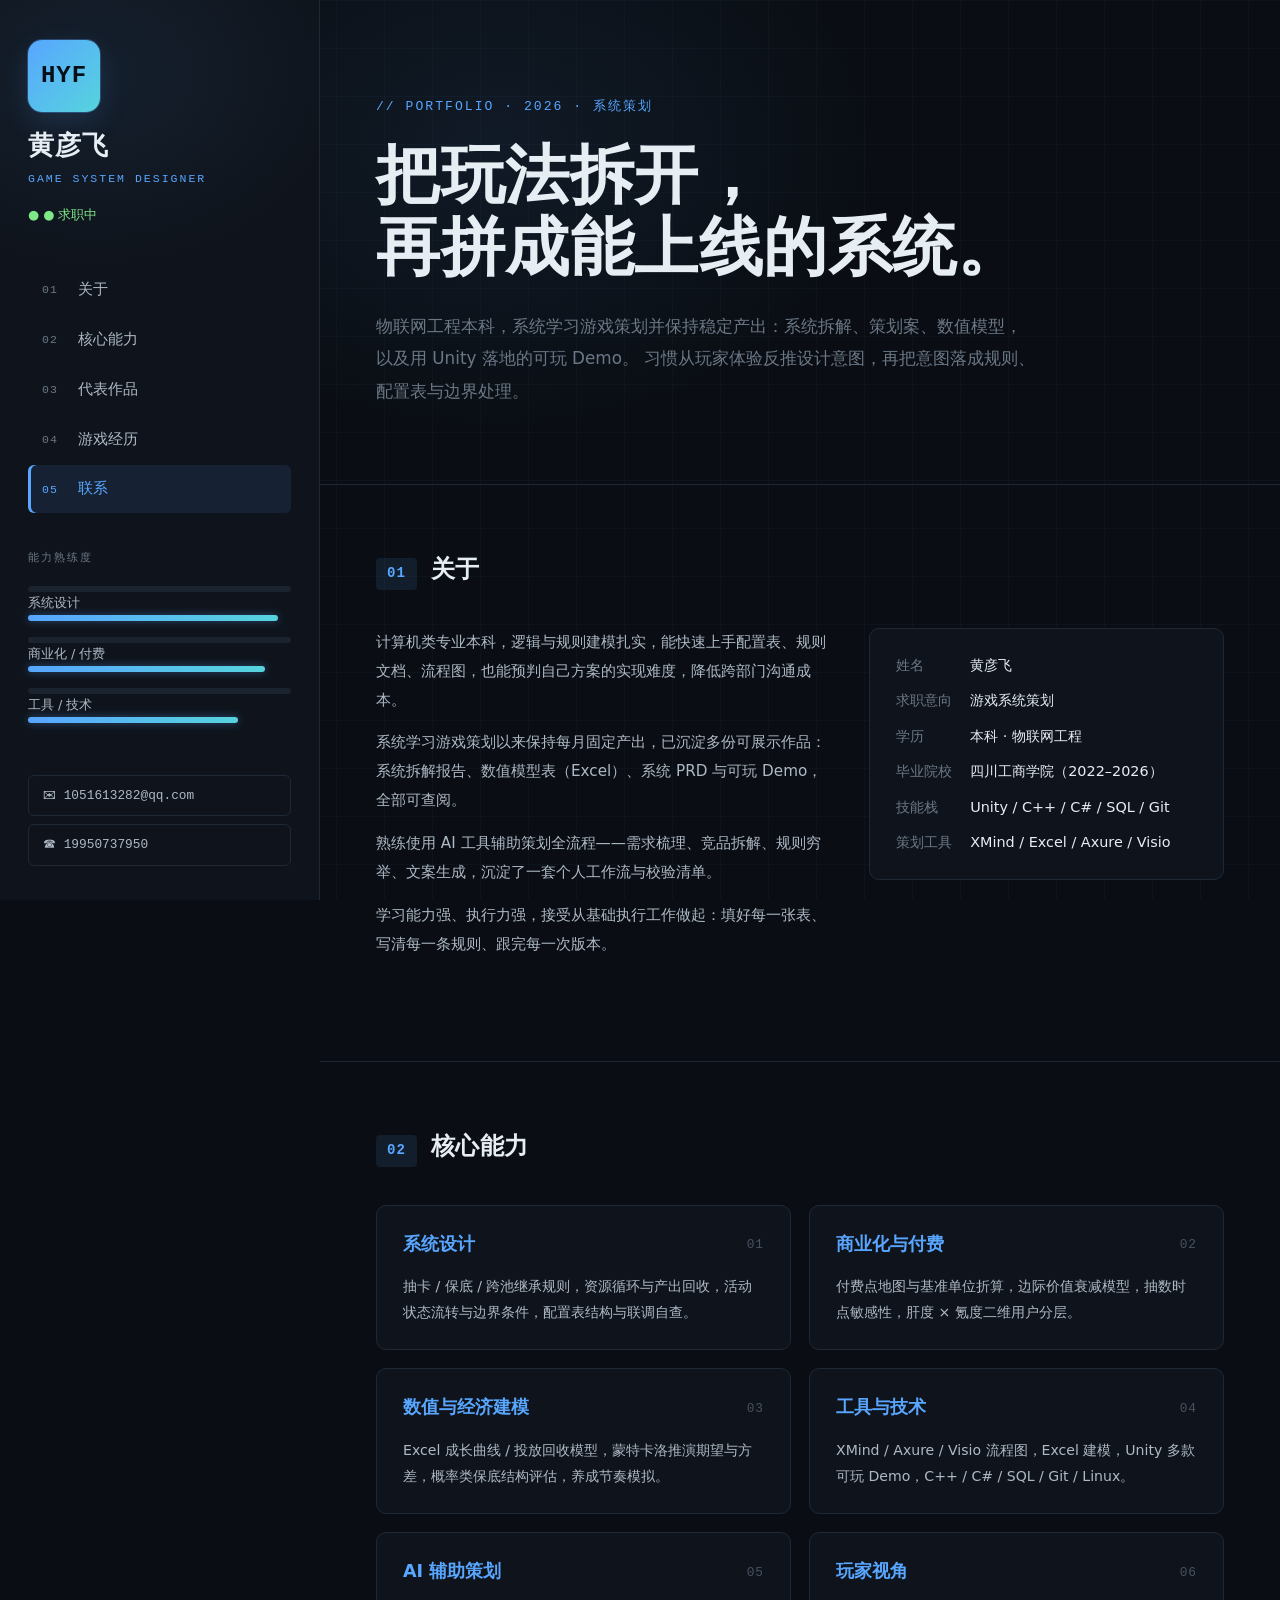
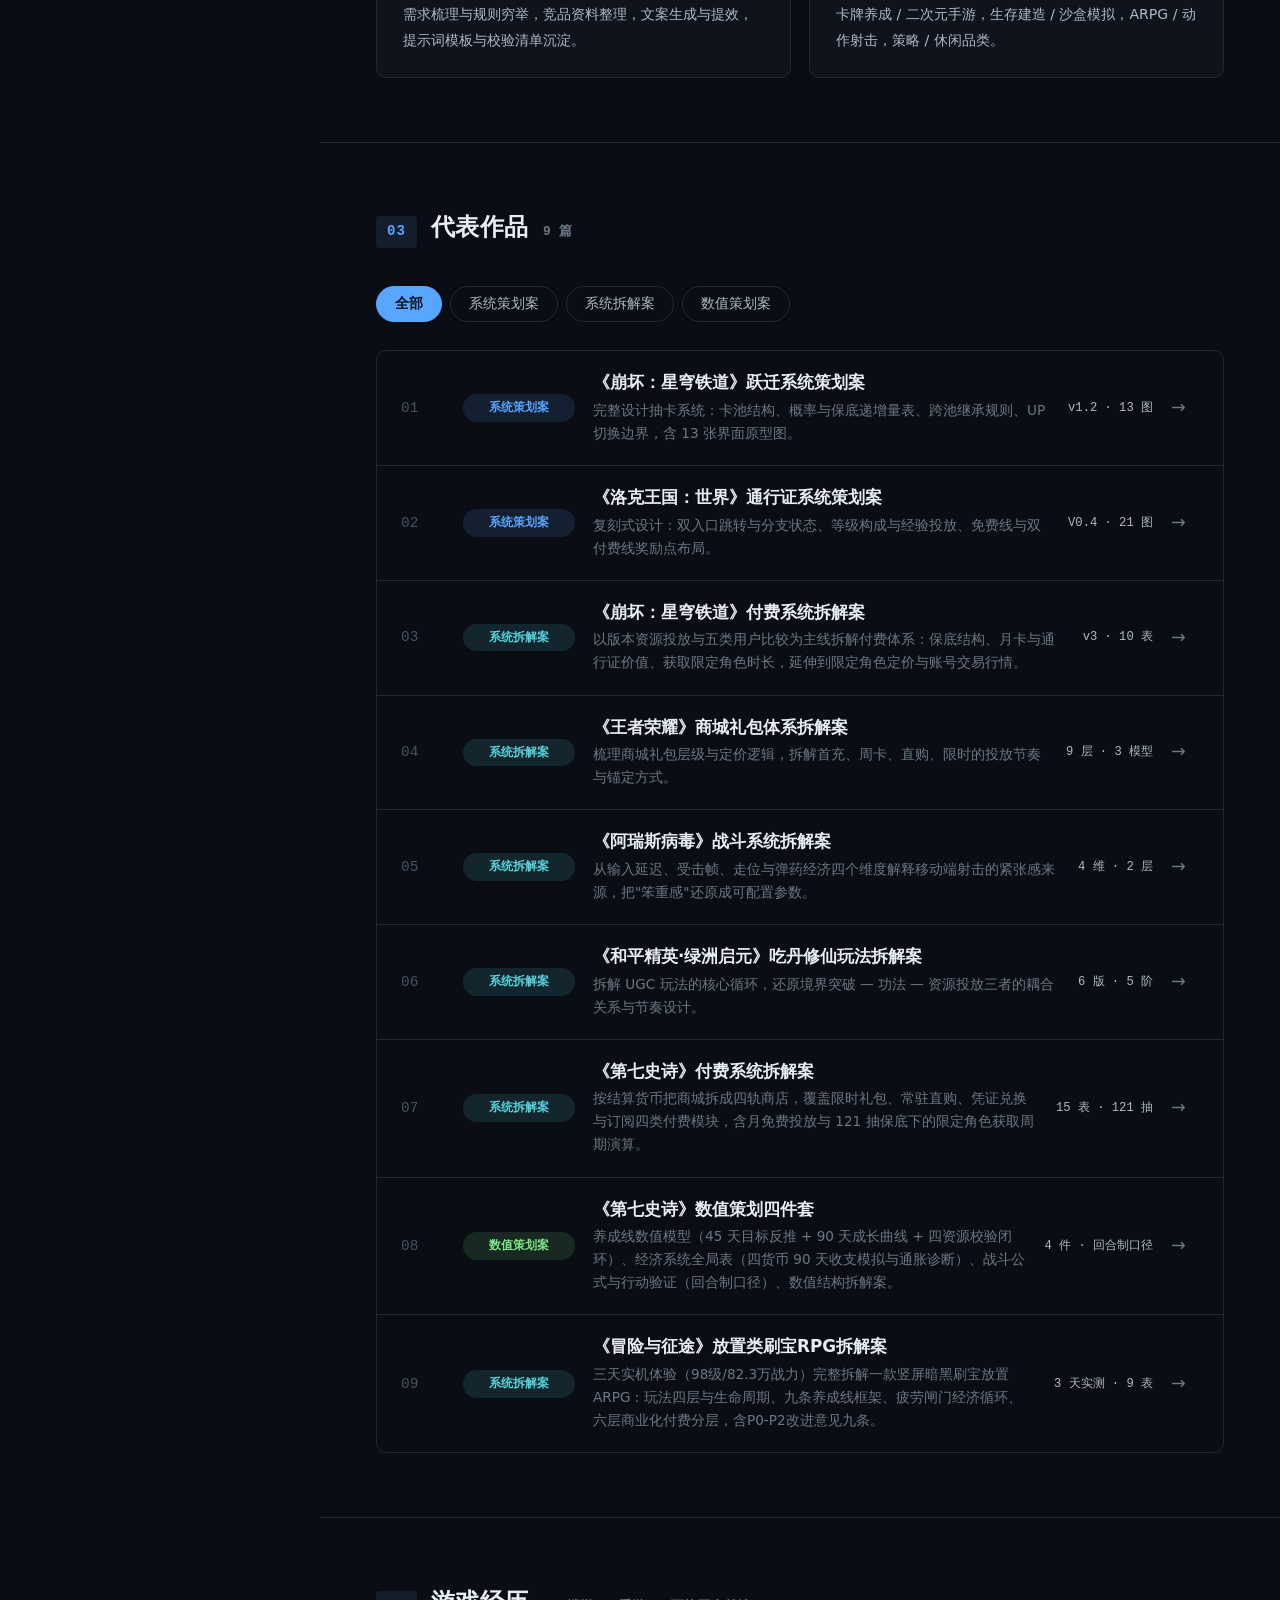
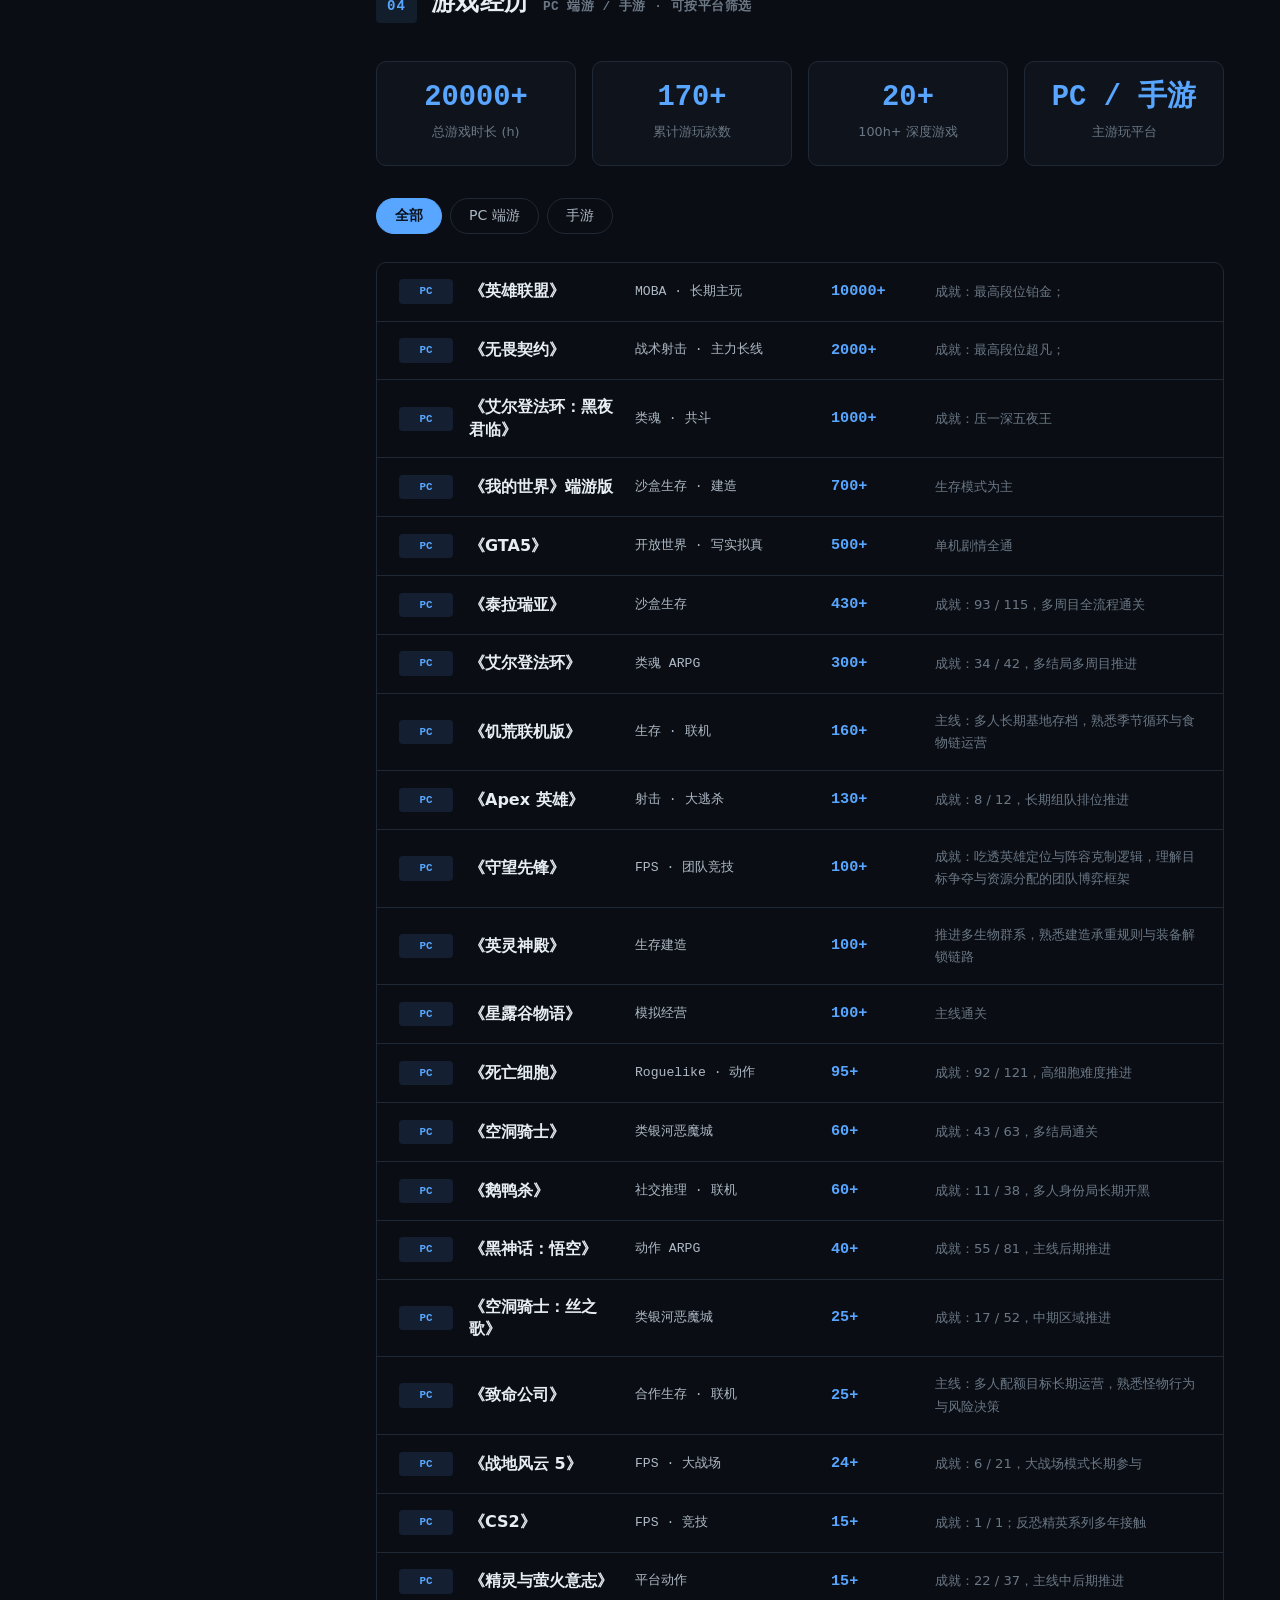
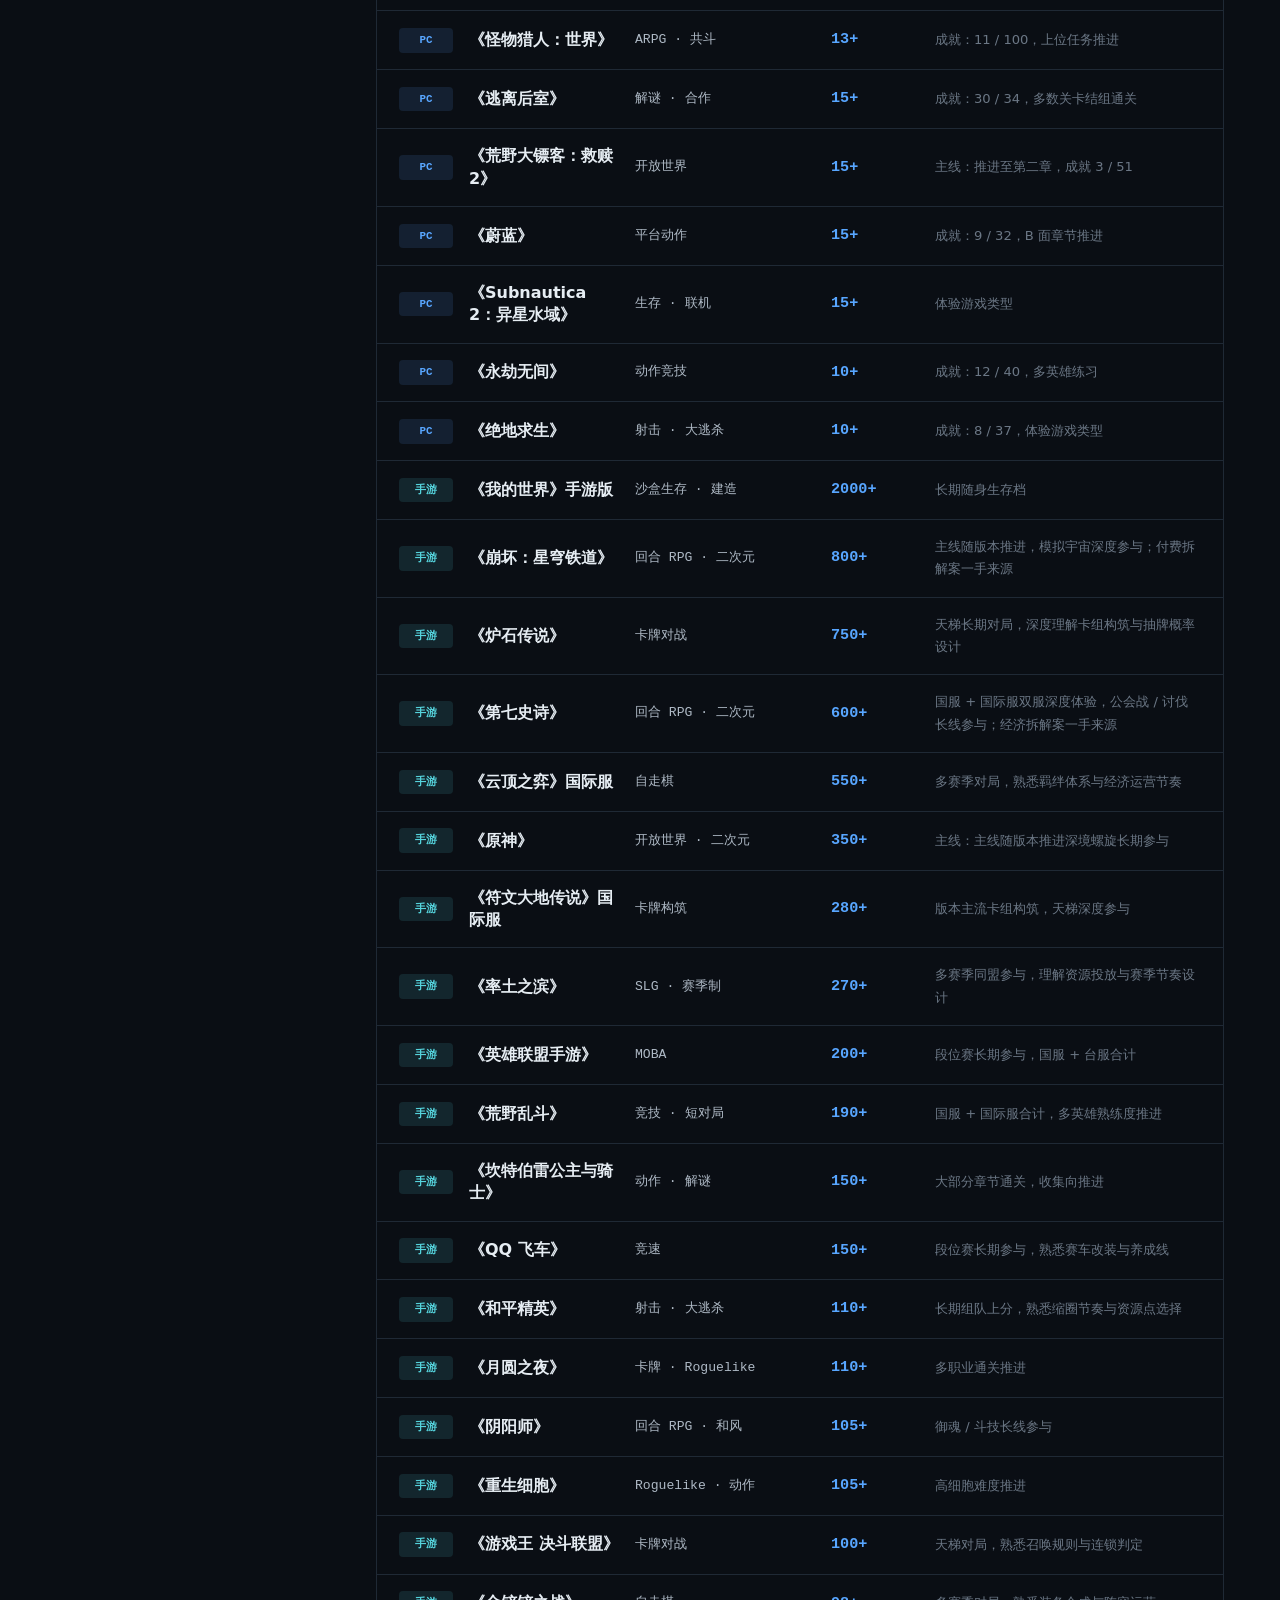
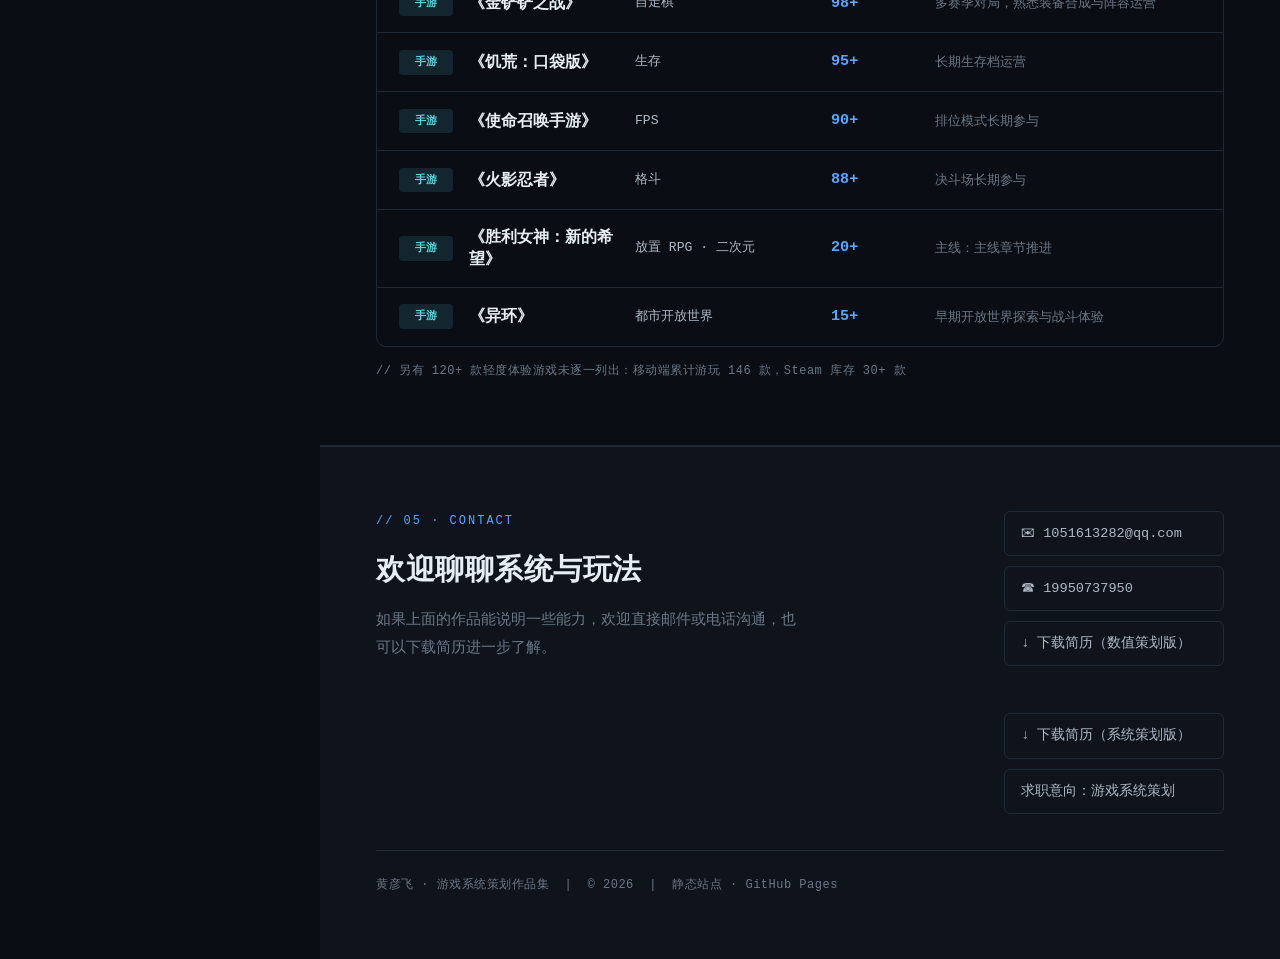
<file: index.html>
<!DOCTYPE html>
<html lang="zh-CN">
<head>
<meta charset="UTF-8">
<meta name="viewport" content="width=device-width, initial-scale=1">
<title>黄彦飞 · 游戏系统策划</title>
<meta name="description" content="黄彦飞 —— 游戏系统策划作品集：系统拆解、商业化策划、数值推演与可玩 Demo。求职意向：系统策划。">
<link rel="stylesheet" href="assets/styles.css">
</head>
<body>

<div class="shell">

  <!-- ============ 左侧身份栏 ============ -->
  <aside class="sidebar">
    <div class="idcard">
      <div class="idcard__avatar">HYF</div>
      <div class="idcard__name">黄彦飞</div>
      <div class="idcard__role">GAME&nbsp;SYSTEM&nbsp;DESIGNER</div>
      <div class="idcard__meta">
        <span class="ok">● 求职中</span>
      </div>
    </div>

    <nav class="sidenav">
      <a href="#about"><b>01</b><span>关于</span></a>
      <a href="#skills"><b>02</b><span>核心能力</span></a>
      <a href="#work"><b>03</b><span>代表作品</span></a>
      <a href="#play"><b>04</b><span>游戏经历</span></a>
      <a href="#contact"><b>05</b><span>联系</span></a>
    </nav>

    <div class="side-skills">
      <div class="sklabel">能力熟练度</div>
      <div class="statbar"><span>系统设计</span><i style="width:95%"></i></div>
      <div class="statbar"><span>商业化 / 付费</span><i style="width:90%"></i></div>
      <div class="statbar"><span>工具 / 技术</span><i style="width:80%"></i></div>
    </div>

    <div class="side-contact">
      <a href="mailto:1051613282@qq.com">✉ 1051613282@qq.com</a>
      <a href="tel:19950737950">☎ 19950737950</a>
    </div>
  </aside>

  <!-- ============ 右侧内容 ============ -->
  <main class="main">

    <section class="lede" id="top">
      <p class="lede__kicker">// PORTFOLIO · 2026 · 系统策划</p>
      <h1 class="lede__title">把玩法拆开，<br>再拼成能上线的系统。</h1>
      <p class="lede__desc">
        物联网工程本科，系统学习游戏策划并保持稳定产出：系统拆解、策划案、数值模型，以及用 Unity 落地的可玩 Demo。
        习惯从玩家体验反推设计意图，再把意图落成规则、配置表与边界处理。
      </p>
    </section>

    <!-- 01 关于 -->
    <section class="block" id="about">
      <div class="block__label"><span>01</span>关于</div>
      <div class="about2">
        <div class="about2__bio">
          <p>计算机类专业本科，逻辑与规则建模扎实，能快速上手配置表、规则文档、流程图，也能预判自己方案的实现难度，降低跨部门沟通成本。</p>
          <p>系统学习游戏策划以来保持每月固定产出，已沉淀多份可展示作品：系统拆解报告、数值模型表（Excel）、系统 PRD 与可玩 Demo，全部可查阅。</p>
          <p>熟练使用 AI 工具辅助策划全流程——需求梳理、竞品拆解、规则穷举、文案生成，沉淀了一套个人工作流与校验清单。</p>
          <p>学习能力强、执行力强，接受从基础执行工作做起：填好每一张表、写清每一条规则、跟完每一次版本。</p>
        </div>
        <dl class="spec">
          <dt>姓名</dt><dd>黄彦飞</dd>
          <dt>求职意向</dt><dd>游戏系统策划 </dd>
          <dt>学历</dt><dd>本科 · 物联网工程</dd>
          <dt>毕业院校</dt><dd>四川工商学院（2022–2026）</dd>
          <dt>技能栈</dt><dd>Unity / C++ / C# / SQL / Git</dd>
          <dt>策划工具</dt><dd>XMind / Excel / Axure / Visio</dd>
        </dl>
      </div>
    </section>

    <!-- 02 核心能力 -->
    <section class="block" id="skills">
      <div class="block__label"><span>02</span>核心能力</div>
      <div class="skills2">
        <div class="sk">
          <div class="sk__h"><span class="sk__name">系统设计</span><span class="sk__no">01</span></div>
          <p>抽卡 / 保底 / 跨池继承规则，资源循环与产出回收，活动状态流转与边界条件，配置表结构与联调自查。</p>
        </div>
        <div class="sk">
          <div class="sk__h"><span class="sk__name">商业化与付费</span><span class="sk__no">02</span></div>
          <p>付费点地图与基准单位折算，边际价值衰减模型，抽数时点敏感性，肝度 × 氪度二维用户分层。</p>
        </div>
        <div class="sk">
          <div class="sk__h"><span class="sk__name">数值与经济建模</span><span class="sk__no">03</span></div>
          <p>Excel 成长曲线 / 投放回收模型，蒙特卡洛推演期望与方差，概率类保底结构评估，养成节奏模拟。</p>
        </div>
        <div class="sk">
          <div class="sk__h"><span class="sk__name">工具与技术</span><span class="sk__no">04</span></div>
          <p>XMind / Axure / Visio 流程图，Excel 建模，Unity 多款可玩 Demo，C++ / C# / SQL / Git / Linux。</p>
        </div>
        <div class="sk">
          <div class="sk__h"><span class="sk__name">AI 辅助策划</span><span class="sk__no">05</span></div>
          <p>需求梳理与规则穷举，竞品资料整理，文案生成与提效，提示词模板与校验清单沉淀。</p>
        </div>
        <div class="sk">
          <div class="sk__h"><span class="sk__name">玩家视角</span><span class="sk__no">06</span></div>
          <p>卡牌养成 / 二次元手游，生存建造 / 沙盒模拟，ARPG / 动作射击，策略 / 休闲品类。</p>
        </div>
      </div>
    </section>

    <!-- 03 代表作品 -->
    <section class="block" id="work">
      <div class="block__label"><span>03</span>代表作品 <em>9 篇</em></div>
      <div class="filter-bar" data-filter-target="projlist" data-row=".projrow">
        <button class="filter-btn active" data-filter="all">全部</button>
        <button class="filter-btn" data-filter="design">系统策划案</button>
        <button class="filter-btn" data-filter="analysis">系统拆解案</button>
        <button class="filter-btn" data-filter="numeric">数值策划案</button>
      </div>

      <div class="projlist" id="projlist">

        <a class="projrow" data-cat="design" href="works/hsr-warp-design.html">
          <span class="projrow__idx">01</span>
          <span class="projrow__tag tag--design">系统策划案</span>
          <span class="projrow__body">
            <span class="projrow__title">《崩坏：星穹铁道》跃迁系统策划案</span>
            <span class="projrow__desc">完整设计抽卡系统：卡池结构、概率与保底递增量表、跨池继承规则、UP 切换边界，含 13 张界面原型图。</span>
          </span>
          <span class="projrow__meta">v1.2 · 13 图</span>
          <span class="projrow__arrow">→</span>
        </a>

        <a class="projrow" data-cat="design" href="works/luoke-world-design.html">
          <span class="projrow__idx">02</span>
          <span class="projrow__tag tag--design">系统策划案</span>
          <span class="projrow__body">
            <span class="projrow__title">《洛克王国：世界》通行证系统策划案</span>
            <span class="projrow__desc">复刻式设计：双入口跳转与分支状态、等级构成与经验投放、免费线与双付费线奖励点布局。</span>
          </span>
          <span class="projrow__meta">V0.4 · 21 图</span>
          <span class="projrow__arrow">→</span>
        </a>

        <a class="projrow" data-cat="analysis" href="works/hsr-payment-analysis.html">
          <span class="projrow__idx">03</span>
          <span class="projrow__tag tag--analysis">系统拆解案</span>
          <span class="projrow__body">
            <span class="projrow__title">《崩坏：星穹铁道》付费系统拆解案</span>
            <span class="projrow__desc">以版本资源投放与五类用户比较为主线拆解付费体系：保底结构、月卡与通行证价值、获取限定角色时长，延伸到限定角色定价与账号交易行情。</span>
          </span>
          <span class="projrow__meta">v3 · 10 表</span>
          <span class="projrow__arrow">→</span>
        </a>

        <a class="projrow" data-cat="analysis" href="works/wz-gift-analysis.html">
          <span class="projrow__idx">04</span>
          <span class="projrow__tag tag--analysis">系统拆解案</span>
          <span class="projrow__body">
            <span class="projrow__title">《王者荣耀》商城礼包体系拆解案</span>
            <span class="projrow__desc">梳理商城礼包层级与定价逻辑，拆解首充、周卡、直购、限时的投放节奏与锚定方式。</span>
          </span>
          <span class="projrow__meta">9 层 · 3 模型</span>
          <span class="projrow__arrow">→</span>
        </a>

        <a class="projrow" data-cat="analysis" href="works/ares-combat-analysis.html">
          <span class="projrow__idx">05</span>
          <span class="projrow__tag tag--analysis">系统拆解案</span>
          <span class="projrow__body">
            <span class="projrow__title">《阿瑞斯病毒》战斗系统拆解案</span>
            <span class="projrow__desc">从输入延迟、受击帧、走位与弹药经济四个维度解释移动端射击的紧张感来源，把"笨重感"还原成可配置参数。</span>
          </span>
          <span class="projrow__meta">4 维 · 2 层</span>
          <span class="projrow__arrow">→</span>
        </a>

        <a class="projrow" data-cat="analysis" href="works/oasis-xiuxian-analysis.html">
          <span class="projrow__idx">06</span>
          <span class="projrow__tag tag--analysis">系统拆解案</span>
          <span class="projrow__body">
            <span class="projrow__title">《和平精英·绿洲启元》吃丹修仙玩法拆解案</span>
            <span class="projrow__desc">拆解 UGC 玩法的核心循环，还原境界突破 — 功法 — 资源投放三者的耦合关系与节奏设计。</span>
          </span>
          <span class="projrow__meta">6 版 · 5 阶</span>
          <span class="projrow__arrow">→</span>
        </a>

        <a class="projrow" data-cat="analysis" href="works/e7-payment-analysis.html">
          <span class="projrow__idx">07</span>
          <span class="projrow__tag tag--analysis">系统拆解案</span>
          <span class="projrow__body">
            <span class="projrow__title">《第七史诗》付费系统拆解案</span>
            <span class="projrow__desc">按结算货币把商城拆成四轨商店，覆盖限时礼包、常驻直购、凭证兑换与订阅四类付费模块，含月免费投放与 121 抽保底下的限定角色获取周期演算。</span>
          </span>
          <span class="projrow__meta">15 表 · 121 抽</span>
          <span class="projrow__arrow">→</span>
        </a>

        <a class="projrow" data-cat="numeric" href="works/e7-numeric-model.html">
          <span class="projrow__idx">08</span>
          <span class="projrow__tag tag--numeric">数值策划案</span>
          <span class="projrow__body">
            <span class="projrow__title">《第七史诗》数值策划四件套</span>
            <span class="projrow__desc">养成线数值模型（45 天目标反推 + 90 天成长曲线 + 四资源校验闭环）、经济系统全局表（四货币 90 天收支模拟与通胀诊断）、战斗公式与行动验证（回合制口径）、数值结构拆解案。</span>
          </span>
          <span class="projrow__meta">4 件 · 回合制口径</span>
          <span class="projrow__arrow">→</span>
        </a>

        <a class="projrow" data-cat="analysis" href="works/mxzt-teardown.html">

          <span class="projrow__idx">09</span>

          <span class="projrow__tag tag--analysis">系统拆解案</span>

          <span class="projrow__body">

            <span class="projrow__title">《冒险与征途》放置类刷宝RPG拆解案</span>

            <span class="projrow__desc">三天实机体验（98级/82.3万战力）完整拆解一款竖屏暗黑刷宝放置ARPG：玩法四层与生命周期、九条养成线框架、疲劳闸门经济循环、六层商业化付费分层，含P0-P2改进意见九条。</span>

          </span>

          <span class="projrow__meta">3 天实测 · 9 表</span>

          <span class="projrow__arrow">→</span>

        </a>

      </div>
    </section>

    <!-- 04 游戏经历 -->
    <section class="block" id="play">
      <div class="block__label"><span>04</span>游戏经历 <em>PC 端游 / 手游 · 可按平台筛选</em></div>
      <div class="play2">
        <div class="ptile"><b>20000+</b><span>总游戏时长 (h)</span></div>
        <div class="ptile"><b>170+</b><span>累计游玩款数</span></div>
        <div class="ptile"><b>20+</b><span>100h+ 深度游戏</span></div>
        <div class="ptile"><b>PC / 手游</b><span>主游玩平台</span></div>
      </div>
      <div class="filter-bar" data-filter-target="gamelist" data-row=".gamerow">
        <button class="filter-btn active" data-filter="all">全部</button>
        <button class="filter-btn" data-filter="pc">PC 端游</button>
        <button class="filter-btn" data-filter="mobile">手游</button>
      </div>
      <div class="gamelist" id="gamelist">

          <div class="gamerow" data-pcat="pc"><span class="gamerow__plat plat--pc">PC</span><span class="gamerow__name">《英雄联盟》</span><span class="gamerow__type">MOBA · 长期主玩</span><span class="gamerow__h">10000+</span><span class="gamerow__note">成就：最高段位铂金；</span></div>
          <div class="gamerow" data-pcat="pc"><span class="gamerow__plat plat--pc">PC</span><span class="gamerow__name">《无畏契约》</span><span class="gamerow__type">战术射击 · 主力长线</span><span class="gamerow__h">2000+</span><span class="gamerow__note">成就：最高段位超凡；</span></div>
          <div class="gamerow" data-pcat="pc"><span class="gamerow__plat plat--pc">PC</span><span class="gamerow__name">《艾尔登法环：黑夜君临》</span><span class="gamerow__type">类魂 · 共斗</span><span class="gamerow__h">1000+</span><span class="gamerow__note">成就：压一深五夜王</span></div>
          <div class="gamerow" data-pcat="pc"><span class="gamerow__plat plat--pc">PC</span><span class="gamerow__name">《我的世界》端游版</span><span class="gamerow__type">沙盒生存 · 建造</span><span class="gamerow__h">700+</span><span class="gamerow__note">生存模式为主</span></div>
          <div class="gamerow" data-pcat="pc"><span class="gamerow__plat plat--pc">PC</span><span class="gamerow__name">《GTA5》</span><span class="gamerow__type">开放世界 · 写实拟真</span><span class="gamerow__h">500+</span><span class="gamerow__note">单机剧情全通</span></div>
          <div class="gamerow" data-pcat="pc"><span class="gamerow__plat plat--pc">PC</span><span class="gamerow__name">《泰拉瑞亚》</span><span class="gamerow__type">沙盒生存</span><span class="gamerow__h">430+</span><span class="gamerow__note">成就：93 / 115，多周目全流程通关</span></div>
          <div class="gamerow" data-pcat="pc"><span class="gamerow__plat plat--pc">PC</span><span class="gamerow__name">《艾尔登法环》</span><span class="gamerow__type">类魂 ARPG</span><span class="gamerow__h">300+</span><span class="gamerow__note">成就：34 / 42，多结局多周目推进</span></div>
          <div class="gamerow" data-pcat="pc"><span class="gamerow__plat plat--pc">PC</span><span class="gamerow__name">《饥荒联机版》</span><span class="gamerow__type">生存 · 联机</span><span class="gamerow__h">160+</span><span class="gamerow__note">主线：多人长期基地存档，熟悉季节循环与食物链运营</span></div>
          <div class="gamerow" data-pcat="pc"><span class="gamerow__plat plat--pc">PC</span><span class="gamerow__name">《Apex 英雄》</span><span class="gamerow__type">射击 · 大逃杀</span><span class="gamerow__h">130+</span><span class="gamerow__note">成就：8 / 12，长期组队排位推进</span></div>
          <div class="gamerow" data-pcat="pc"><span class="gamerow__plat plat--pc">PC</span><span class="gamerow__name">《守望先锋》</span><span class="gamerow__type">FPS · 团队竞技</span><span class="gamerow__h">100+</span><span class="gamerow__note">成就：吃透英雄定位与阵容克制逻辑，理解目标争夺与资源分配的团队博弈框架</span></div>
          <div class="gamerow" data-pcat="pc"><span class="gamerow__plat plat--pc">PC</span><span class="gamerow__name">《英灵神殿》</span><span class="gamerow__type">生存建造</span><span class="gamerow__h">100+</span><span class="gamerow__note">推进多生物群系，熟悉建造承重规则与装备解锁链路</span></div>
          <div class="gamerow" data-pcat="pc"><span class="gamerow__plat plat--pc">PC</span><span class="gamerow__name">《星露谷物语》</span><span class="gamerow__type">模拟经营</span><span class="gamerow__h">100+</span><span class="gamerow__note">主线通关</span></div>
          <div class="gamerow" data-pcat="pc"><span class="gamerow__plat plat--pc">PC</span><span class="gamerow__name">《死亡细胞》</span><span class="gamerow__type">Roguelike · 动作</span><span class="gamerow__h">95+</span><span class="gamerow__note">成就：92 / 121，高细胞难度推进</span></div>
          <div class="gamerow" data-pcat="pc"><span class="gamerow__plat plat--pc">PC</span><span class="gamerow__name">《空洞骑士》</span><span class="gamerow__type">类银河恶魔城</span><span class="gamerow__h">60+</span><span class="gamerow__note">成就：43 / 63，多结局通关</span></div>
          <div class="gamerow" data-pcat="pc"><span class="gamerow__plat plat--pc">PC</span><span class="gamerow__name">《鹅鸭杀》</span><span class="gamerow__type">社交推理 · 联机</span><span class="gamerow__h">60+</span><span class="gamerow__note">成就：11 / 38，多人身份局长期开黑</span></div>
          <div class="gamerow" data-pcat="pc"><span class="gamerow__plat plat--pc">PC</span><span class="gamerow__name">《黑神话：悟空》</span><span class="gamerow__type">动作 ARPG</span><span class="gamerow__h">40+</span><span class="gamerow__note">成就：55 / 81，主线后期推进</span></div>
          <div class="gamerow" data-pcat="pc"><span class="gamerow__plat plat--pc">PC</span><span class="gamerow__name">《空洞骑士：丝之歌》</span><span class="gamerow__type">类银河恶魔城</span><span class="gamerow__h">25+</span><span class="gamerow__note">成就：17 / 52，中期区域推进</span></div>
          <div class="gamerow" data-pcat="pc"><span class="gamerow__plat plat--pc">PC</span><span class="gamerow__name">《致命公司》</span><span class="gamerow__type">合作生存 · 联机</span><span class="gamerow__h">25+</span><span class="gamerow__note">主线：多人配额目标长期运营，熟悉怪物行为与风险决策</span></div>
          <div class="gamerow" data-pcat="pc"><span class="gamerow__plat plat--pc">PC</span><span class="gamerow__name">《战地风云 5》</span><span class="gamerow__type">FPS · 大战场</span><span class="gamerow__h">24+</span><span class="gamerow__note">成就：6 / 21，大战场模式长期参与</span></div>
          <div class="gamerow" data-pcat="pc"><span class="gamerow__plat plat--pc">PC</span><span class="gamerow__name">《CS2》</span><span class="gamerow__type">FPS · 竞技</span><span class="gamerow__h">15+</span><span class="gamerow__note">成就：1 / 1；反恐精英系列多年接触</span></div>
          <div class="gamerow" data-pcat="pc"><span class="gamerow__plat plat--pc">PC</span><span class="gamerow__name">《精灵与萤火意志》</span><span class="gamerow__type">平台动作</span><span class="gamerow__h">15+</span><span class="gamerow__note">成就：22 / 37，主线中后期推进</span></div>
          <div class="gamerow" data-pcat="pc"><span class="gamerow__plat plat--pc">PC</span><span class="gamerow__name">《怪物猎人：世界》</span><span class="gamerow__type">ARPG · 共斗</span><span class="gamerow__h">13+</span><span class="gamerow__note">成就：11 / 100，上位任务推进</span></div>
          <div class="gamerow" data-pcat="pc"><span class="gamerow__plat plat--pc">PC</span><span class="gamerow__name">《逃离后室》</span><span class="gamerow__type">解谜 · 合作</span><span class="gamerow__h">15+</span><span class="gamerow__note">成就：30 / 34，多数关卡结组通关</span></div>
          <div class="gamerow" data-pcat="pc"><span class="gamerow__plat plat--pc">PC</span><span class="gamerow__name">《荒野大镖客：救赎 2》</span><span class="gamerow__type">开放世界</span><span class="gamerow__h">15+</span><span class="gamerow__note">主线：推进至第二章，成就 3 / 51</span></div>
          <div class="gamerow" data-pcat="pc"><span class="gamerow__plat plat--pc">PC</span><span class="gamerow__name">《蔚蓝》</span><span class="gamerow__type">平台动作</span><span class="gamerow__h">15+</span><span class="gamerow__note">成就：9 / 32，B 面章节推进</span></div>
          <div class="gamerow" data-pcat="pc"><span class="gamerow__plat plat--pc">PC</span><span class="gamerow__name">《Subnautica 2：异星水域》</span><span class="gamerow__type">生存 · 联机</span><span class="gamerow__h">15+</span><span class="gamerow__note">体验游戏类型</span></div>
          <div class="gamerow" data-pcat="pc"><span class="gamerow__plat plat--pc">PC</span><span class="gamerow__name">《永劫无间》</span><span class="gamerow__type">动作竞技</span><span class="gamerow__h">10+</span><span class="gamerow__note">成就：12 / 40，多英雄练习</span></div>
          <div class="gamerow" data-pcat="pc"><span class="gamerow__plat plat--pc">PC</span><span class="gamerow__name">《绝地求生》</span><span class="gamerow__type">射击 · 大逃杀</span><span class="gamerow__h">10+</span><span class="gamerow__note">成就：8 / 37，体验游戏类型</span></div>

          <div class="gamerow" data-pcat="mobile"><span class="gamerow__plat plat--mobile">手游</span><span class="gamerow__name">《我的世界》手游版</span><span class="gamerow__type">沙盒生存 · 建造</span><span class="gamerow__h">2000+</span><span class="gamerow__note">长期随身生存档</span></div>
          <div class="gamerow" data-pcat="mobile"><span class="gamerow__plat plat--mobile">手游</span><span class="gamerow__name">《崩坏：星穹铁道》</span><span class="gamerow__type">回合 RPG · 二次元</span><span class="gamerow__h">800+</span><span class="gamerow__note">主线随版本推进，模拟宇宙深度参与；付费拆解案一手来源</span></div>
          <div class="gamerow" data-pcat="mobile"><span class="gamerow__plat plat--mobile">手游</span><span class="gamerow__name">《炉石传说》</span><span class="gamerow__type">卡牌对战</span><span class="gamerow__h">750+</span><span class="gamerow__note">天梯长期对局，深度理解卡组构筑与抽牌概率设计</span></div>
          <div class="gamerow" data-pcat="mobile"><span class="gamerow__plat plat--mobile">手游</span><span class="gamerow__name">《第七史诗》</span><span class="gamerow__type">回合 RPG · 二次元</span><span class="gamerow__h">600+</span><span class="gamerow__note">国服 + 国际服双服深度体验，公会战 / 讨伐长线参与；经济拆解案一手来源</span></div>
          <div class="gamerow" data-pcat="mobile"><span class="gamerow__plat plat--mobile">手游</span><span class="gamerow__name">《云顶之弈》国际服</span><span class="gamerow__type">自走棋</span><span class="gamerow__h">550+</span><span class="gamerow__note">多赛季对局，熟悉羁绊体系与经济运营节奏</span></div>
          <div class="gamerow" data-pcat="mobile"><span class="gamerow__plat plat--mobile">手游</span><span class="gamerow__name">《原神》</span><span class="gamerow__type">开放世界 · 二次元</span><span class="gamerow__h">350+</span><span class="gamerow__note">主线：主线随版本推进深境螺旋长期参与</span></div>
          <div class="gamerow" data-pcat="mobile"><span class="gamerow__plat plat--mobile">手游</span><span class="gamerow__name">《符文大地传说》国际服</span><span class="gamerow__type">卡牌构筑</span><span class="gamerow__h">280+</span><span class="gamerow__note">版本主流卡组构筑，天梯深度参与</span></div>
          <div class="gamerow" data-pcat="mobile"><span class="gamerow__plat plat--mobile">手游</span><span class="gamerow__name">《率土之滨》</span><span class="gamerow__type">SLG · 赛季制</span><span class="gamerow__h">270+</span><span class="gamerow__note">多赛季同盟参与，理解资源投放与赛季节奏设计</span></div>
          <div class="gamerow" data-pcat="mobile"><span class="gamerow__plat plat--mobile">手游</span><span class="gamerow__name">《英雄联盟手游》</span><span class="gamerow__type">MOBA</span><span class="gamerow__h">200+</span><span class="gamerow__note">段位赛长期参与，国服 + 台服合计</span></div>
          <div class="gamerow" data-pcat="mobile"><span class="gamerow__plat plat--mobile">手游</span><span class="gamerow__name">《荒野乱斗》</span><span class="gamerow__type">竞技 · 短对局</span><span class="gamerow__h">190+</span><span class="gamerow__note">国服 + 国际服合计，多英雄熟练度推进</span></div>
          <div class="gamerow" data-pcat="mobile"><span class="gamerow__plat plat--mobile">手游</span><span class="gamerow__name">《坎特伯雷公主与骑士》</span><span class="gamerow__type">动作 · 解谜</span><span class="gamerow__h">150+</span><span class="gamerow__note">大部分章节通关，收集向推进</span></div>
          <div class="gamerow" data-pcat="mobile"><span class="gamerow__plat plat--mobile">手游</span><span class="gamerow__name">《QQ 飞车》</span><span class="gamerow__type">竞速</span><span class="gamerow__h">150+</span><span class="gamerow__note">段位赛长期参与，熟悉赛车改装与养成线</span></div>
          <div class="gamerow" data-pcat="mobile"><span class="gamerow__plat plat--mobile">手游</span><span class="gamerow__name">《和平精英》</span><span class="gamerow__type">射击 · 大逃杀</span><span class="gamerow__h">110+</span><span class="gamerow__note">长期组队上分，熟悉缩圈节奏与资源点选择</span></div>
          <div class="gamerow" data-pcat="mobile"><span class="gamerow__plat plat--mobile">手游</span><span class="gamerow__name">《月圆之夜》</span><span class="gamerow__type">卡牌 · Roguelike</span><span class="gamerow__h">110+</span><span class="gamerow__note">多职业通关推进</span></div>
          <div class="gamerow" data-pcat="mobile"><span class="gamerow__plat plat--mobile">手游</span><span class="gamerow__name">《阴阳师》</span><span class="gamerow__type">回合 RPG · 和风</span><span class="gamerow__h">105+</span><span class="gamerow__note">御魂 / 斗技长线参与</span></div>
          <div class="gamerow" data-pcat="mobile"><span class="gamerow__plat plat--mobile">手游</span><span class="gamerow__name">《重生细胞》</span><span class="gamerow__type">Roguelike · 动作</span><span class="gamerow__h">105+</span><span class="gamerow__note">高细胞难度推进</span></div>
          <div class="gamerow" data-pcat="mobile"><span class="gamerow__plat plat--mobile">手游</span><span class="gamerow__name">《游戏王 决斗联盟》</span><span class="gamerow__type">卡牌对战</span><span class="gamerow__h">100+</span><span class="gamerow__note">天梯对局，熟悉召唤规则与连锁判定</span></div>
          <div class="gamerow" data-pcat="mobile"><span class="gamerow__plat plat--mobile">手游</span><span class="gamerow__name">《金铲铲之战》</span><span class="gamerow__type">自走棋</span><span class="gamerow__h">98+</span><span class="gamerow__note">多赛季对局，熟悉装备合成与阵容运营</span></div>
          <div class="gamerow" data-pcat="mobile"><span class="gamerow__plat plat--mobile">手游</span><span class="gamerow__name">《饥荒：口袋版》</span><span class="gamerow__type">生存</span><span class="gamerow__h">95+</span><span class="gamerow__note">长期生存档运营</span></div>
          <div class="gamerow" data-pcat="mobile"><span class="gamerow__plat plat--mobile">手游</span><span class="gamerow__name">《使命召唤手游》</span><span class="gamerow__type">FPS</span><span class="gamerow__h">90+</span><span class="gamerow__note">排位模式长期参与</span></div>
          <div class="gamerow" data-pcat="mobile"><span class="gamerow__plat plat--mobile">手游</span><span class="gamerow__name">《火影忍者》</span><span class="gamerow__type">格斗</span><span class="gamerow__h">88+</span><span class="gamerow__note">决斗场长期参与</span></div>
          <div class="gamerow" data-pcat="mobile"><span class="gamerow__plat plat--mobile">手游</span><span class="gamerow__name">《胜利女神：新的希望》</span><span class="gamerow__type">放置 RPG · 二次元</span><span class="gamerow__h">20+</span><span class="gamerow__note">主线：主线章节推进</span></div>
          <div class="gamerow" data-pcat="mobile"><span class="gamerow__plat plat--mobile">手游</span><span class="gamerow__name">《异环》</span><span class="gamerow__type">都市开放世界</span><span class="gamerow__h">15+</span><span class="gamerow__note">早期开放世界探索与战斗体验</span></div>

      </div>
      <p class="gamelist__more">// 另有 120+ 款轻度体验游戏未逐一列出：移动端累计游玩 146 款，Steam 库存 30+ 款</p>
    </section>

    <!-- 05 联系 -->
    <footer class="foot" id="contact">
      <div class="foot__inner">
        <div>
          <div class="foot__kicker">// 05 · CONTACT</div>
          <h2>欢迎聊聊系统与玩法</h2>
          <p>如果上面的作品能说明一些能力，欢迎直接邮件或电话沟通，也可以下载简历进一步了解。</p>
        </div>
        <div class="foot__links">
          <a href="mailto:1051613282@qq.com">✉ 1051613282@qq.com</a>
          <a href="tel:19950737950">☎ 19950737950</a>
          <a href="files/黄彦飞_数值策划简历.docx" download>↓ 下载简历（数值策划版）</a>　<a href="files/黄彦飞_简历.docx" download>↓ 下载简历（系统策划版）</a>
          <a href="#about">求职意向：游戏系统策划</a>
        </div>
      </div>
      <div class="foot__copy">黄彦飞 · 游戏系统策划作品集 &nbsp;|&nbsp; © 2026 &nbsp;|&nbsp; 静态站点 · GitHub Pages</div>
    </footer>

  </main>
</div>

<script src="assets/main.js"></script>
<script>
/* 岗位定制落地页变体：?v=sim = 写实模拟向（紫龙 BlackJack 等模拟岗投递用） */
(function () {
  if (location.search.indexOf('v=sim') === -1) return;
  var kicker = document.querySelector('.lede__kicker');
  var title = document.querySelector('.lede__title');
  var desc = document.querySelector('.lede__desc');
  if (kicker) kicker.innerHTML = '// PORTFOLIO · 2026 · 系统策划 · 写实模拟方向';
  if (title) title.innerHTML = '两万小时生存建造玩家，<br>拆得清经济，也写得动系统。';
  if (desc) desc.innerHTML = '《我的世界》2000 小时、《星露谷物语》《英灵神殿》各 100 小时以上的长线模拟玩家。'
    + '作品集覆盖经济系统拆解（体力闸门、双汇率、产销闭环）、40 万次蒙特卡洛付费推演与完整系统策划案，'
    + '习惯从玩家体验反推设计意图，再把意图落成规则、配置表与边界处理。';
})();
</script>
</body>
</html>
</file>
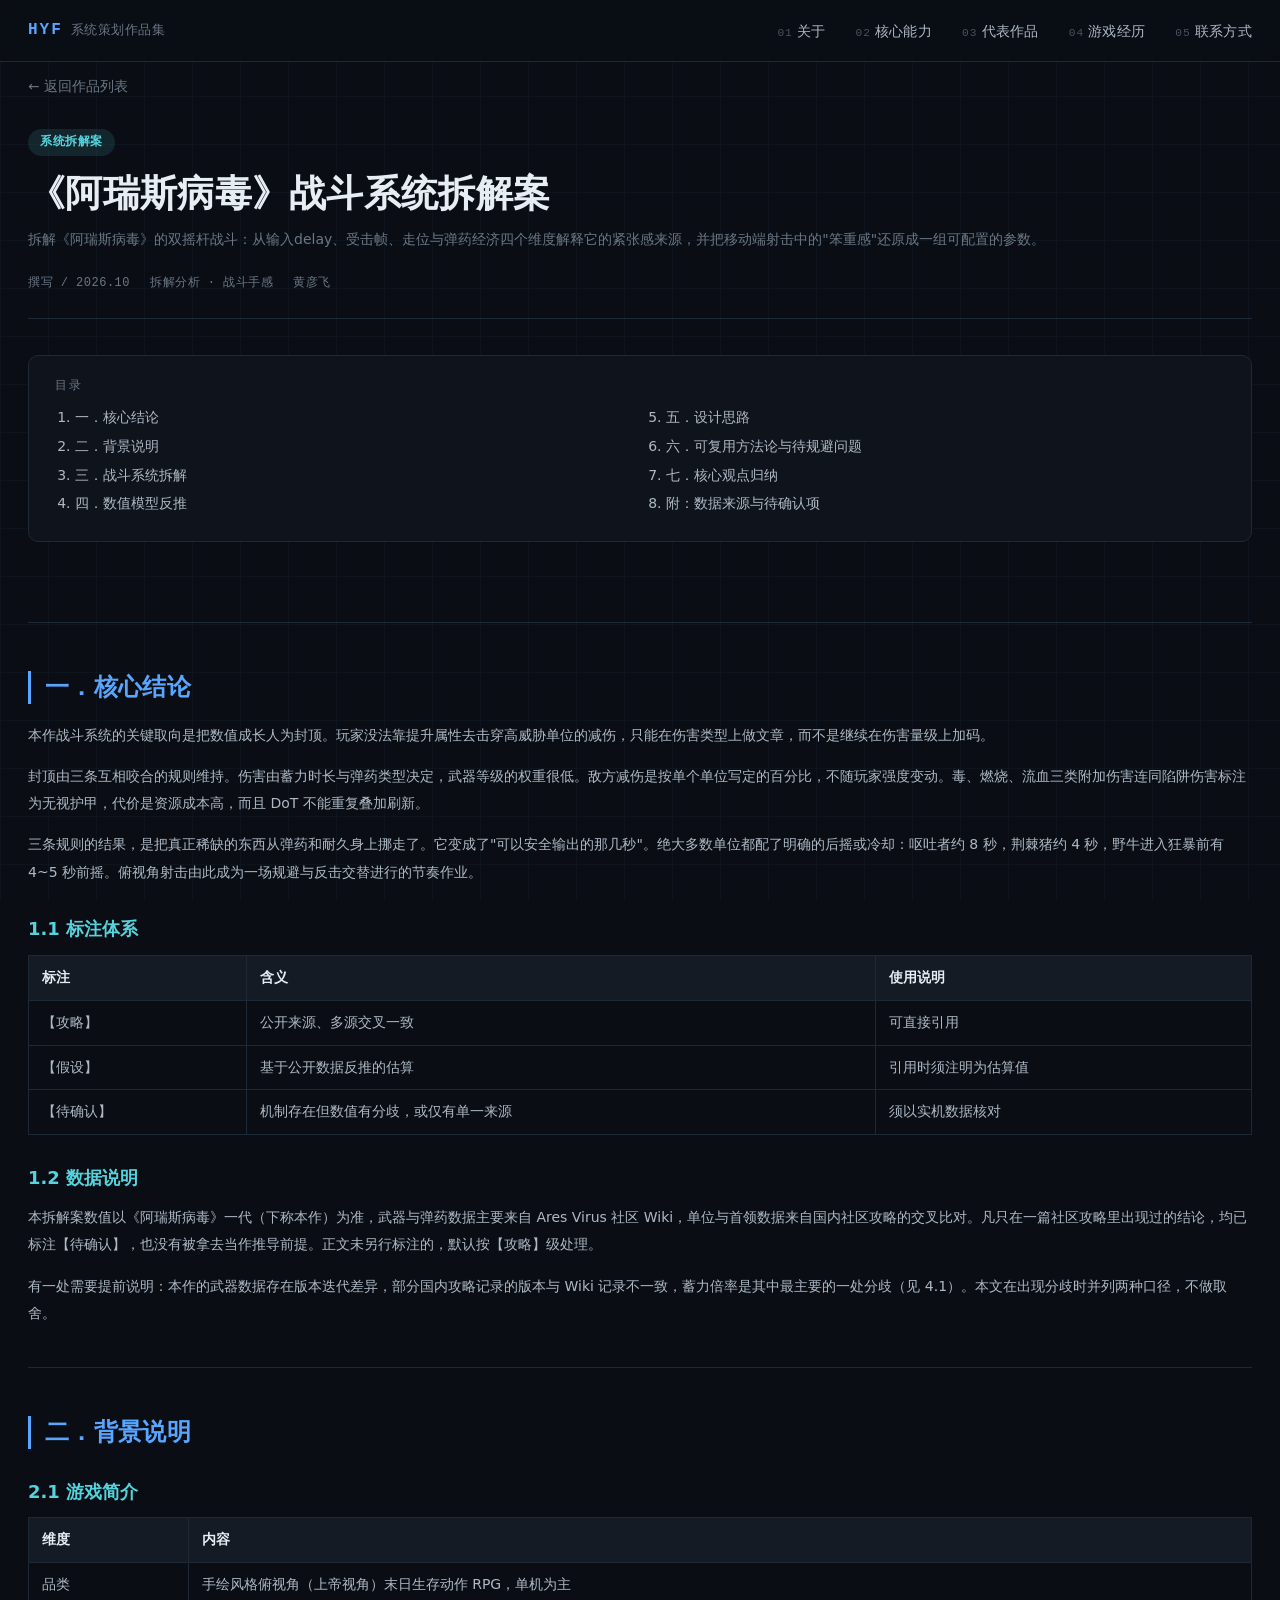
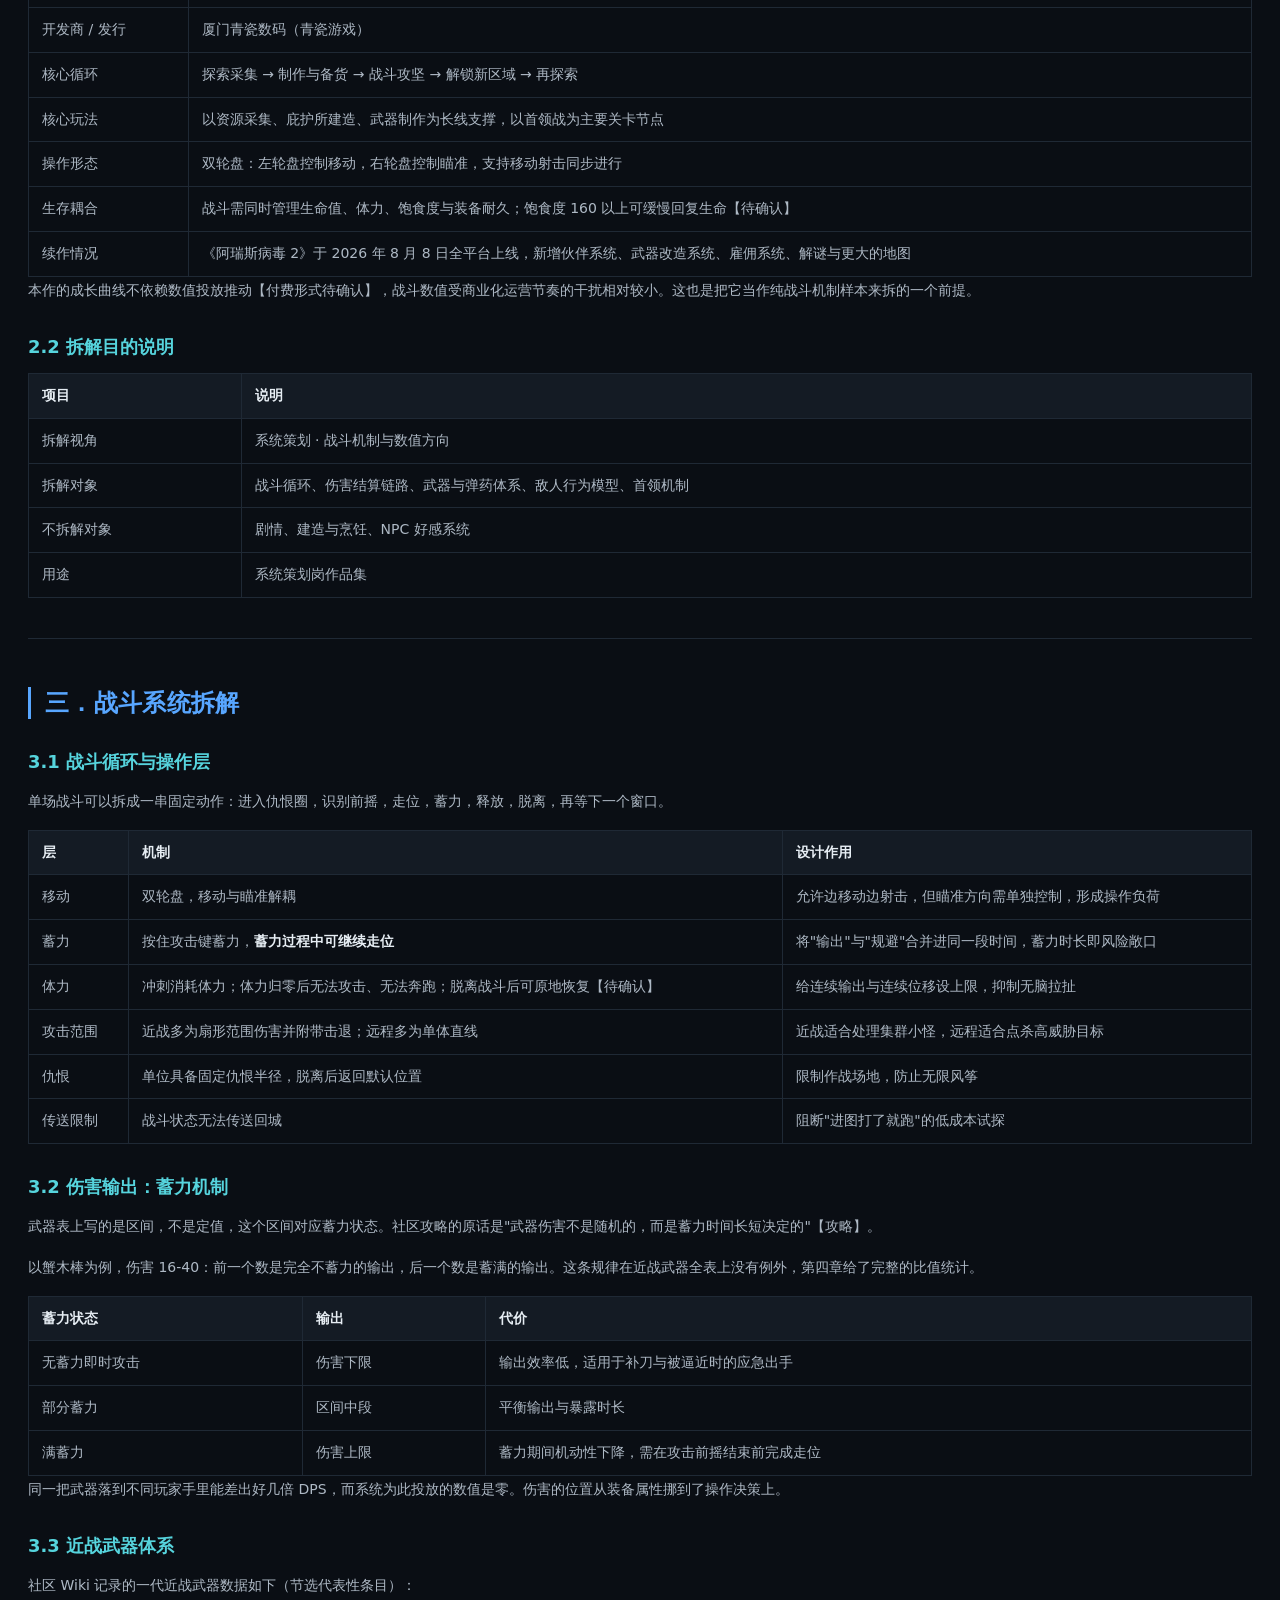
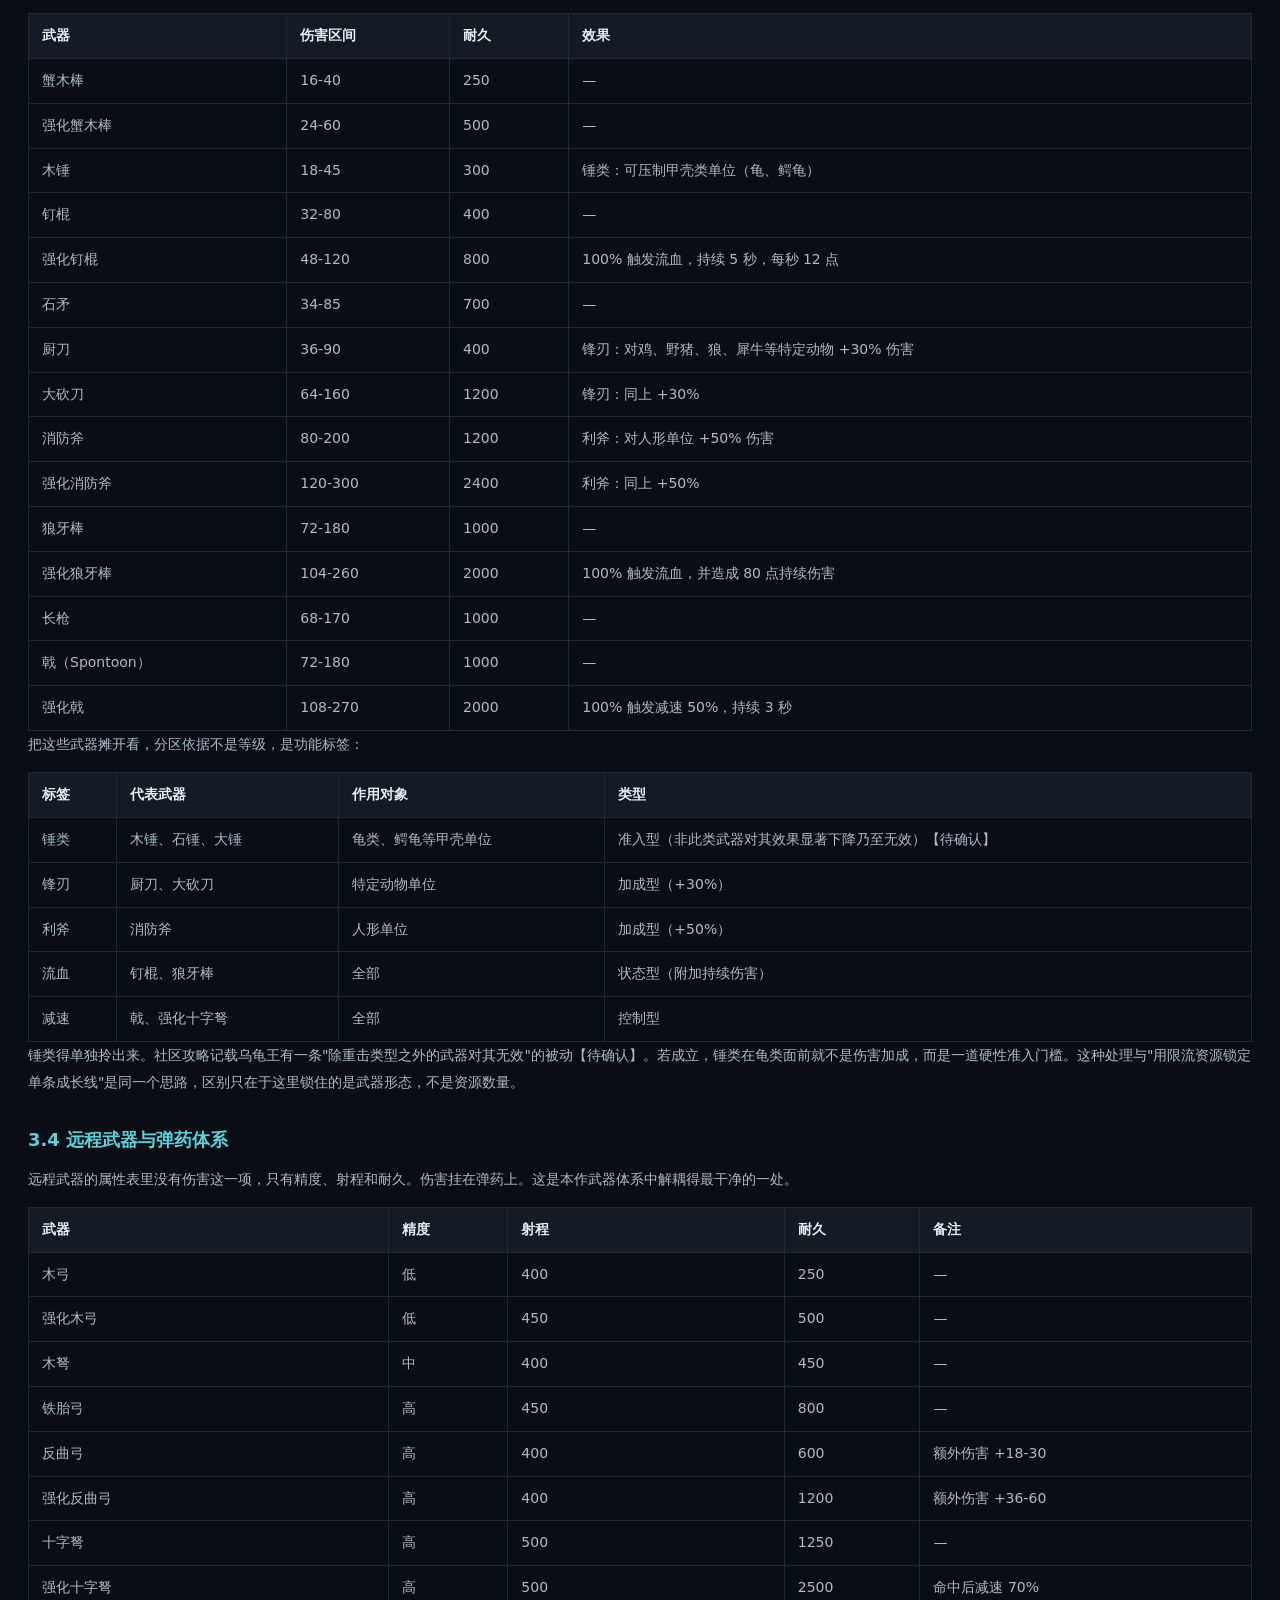
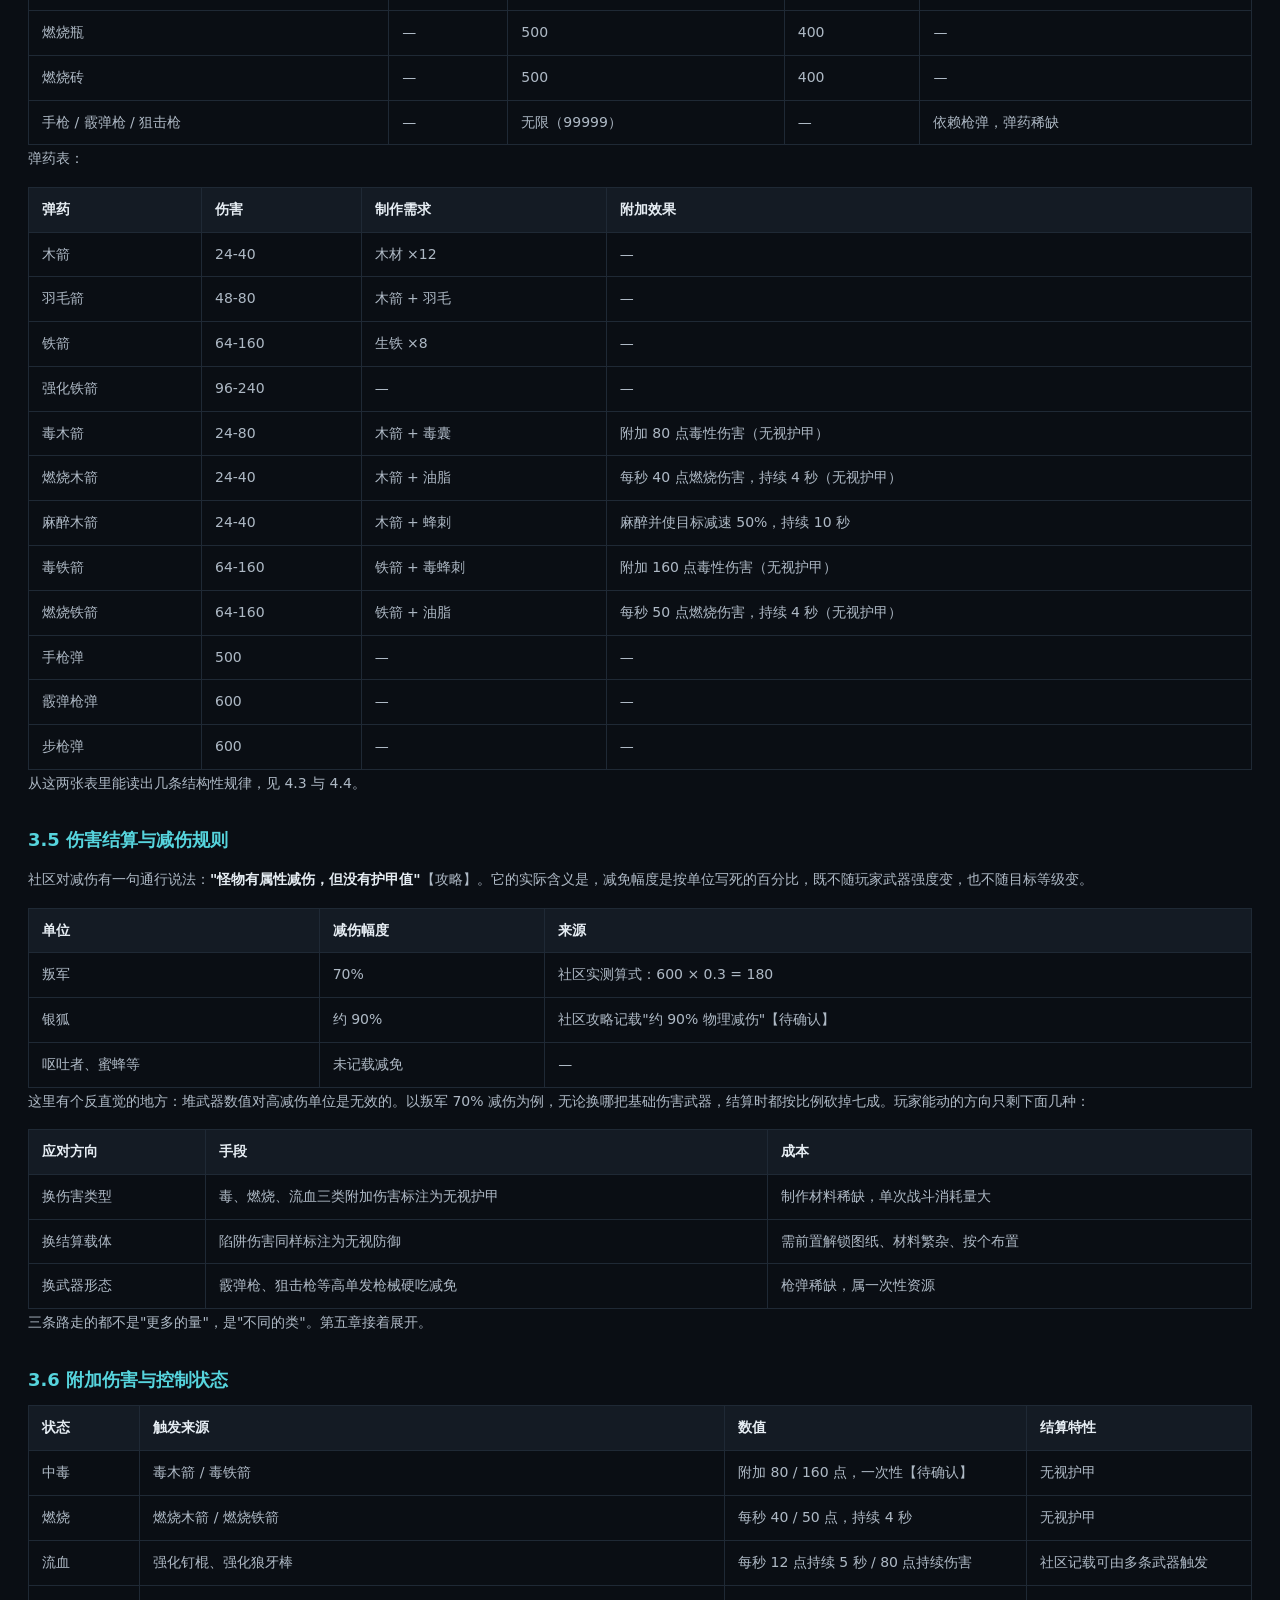
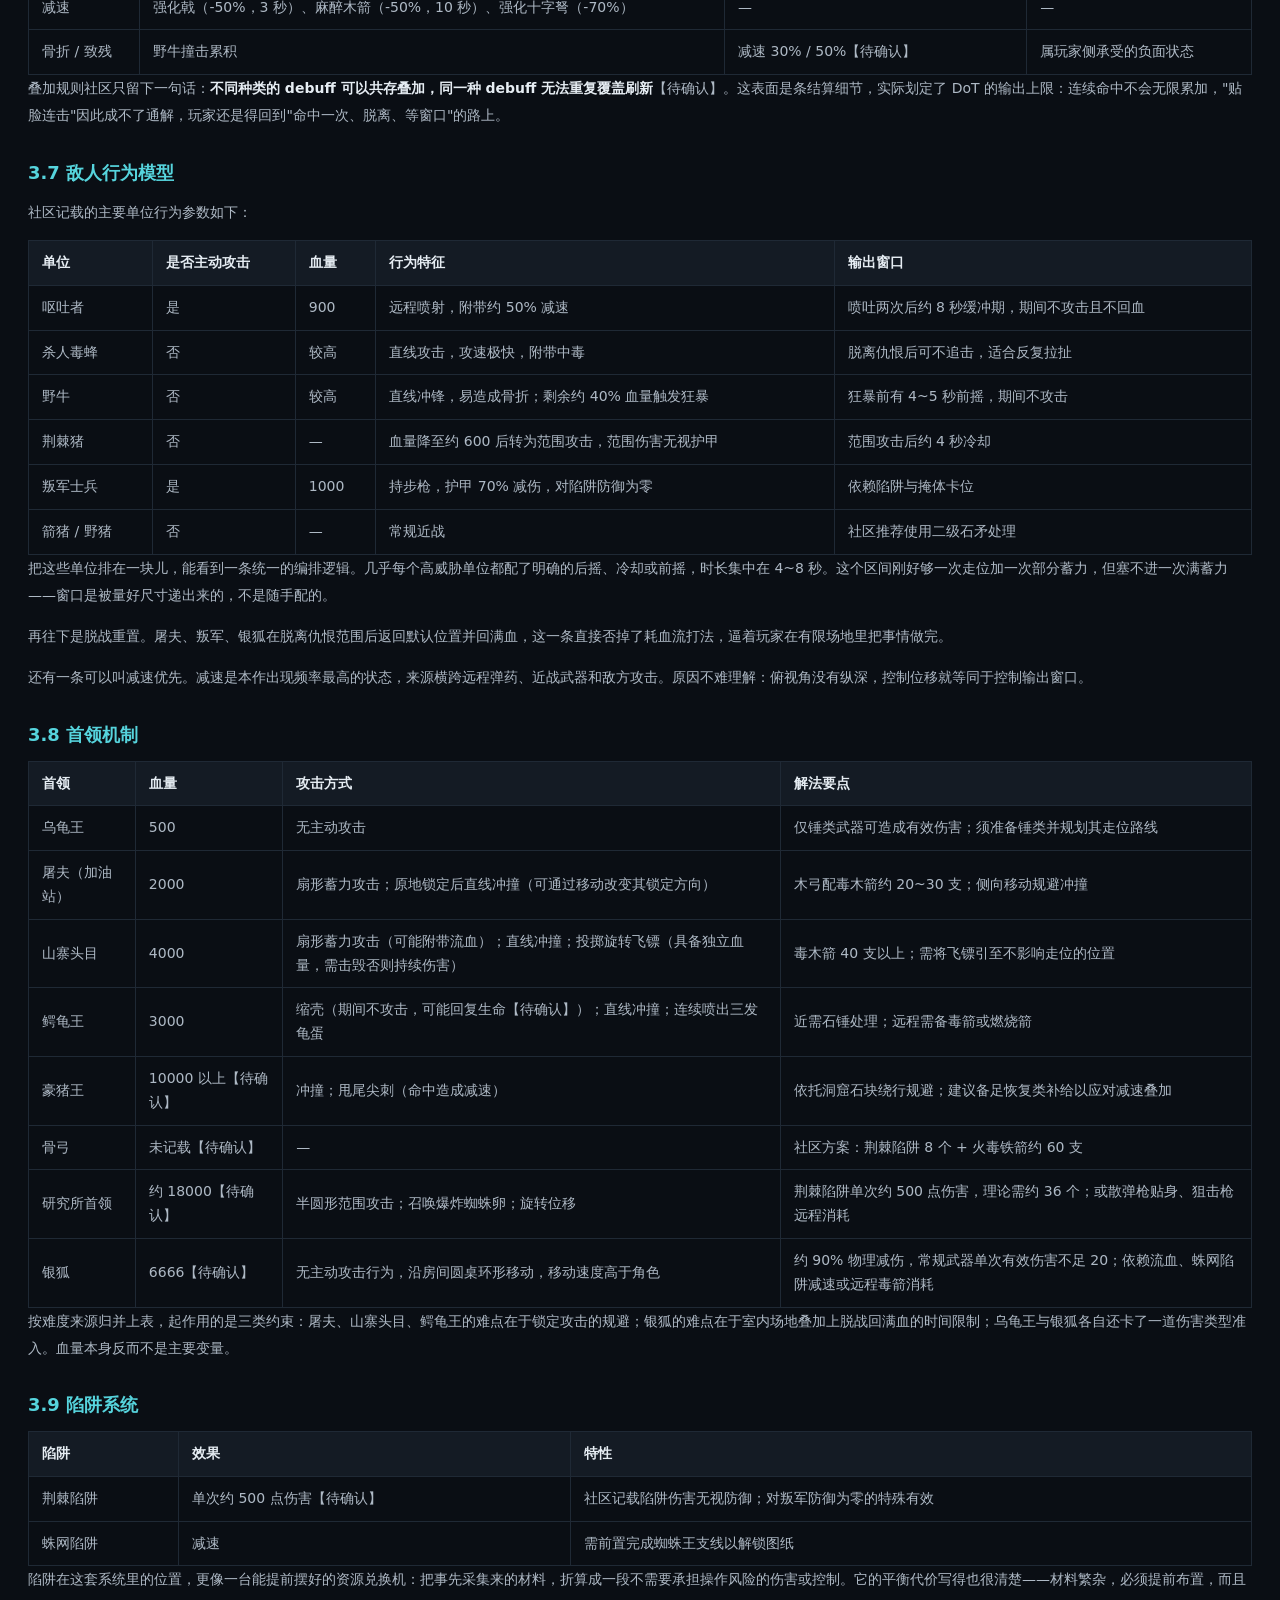
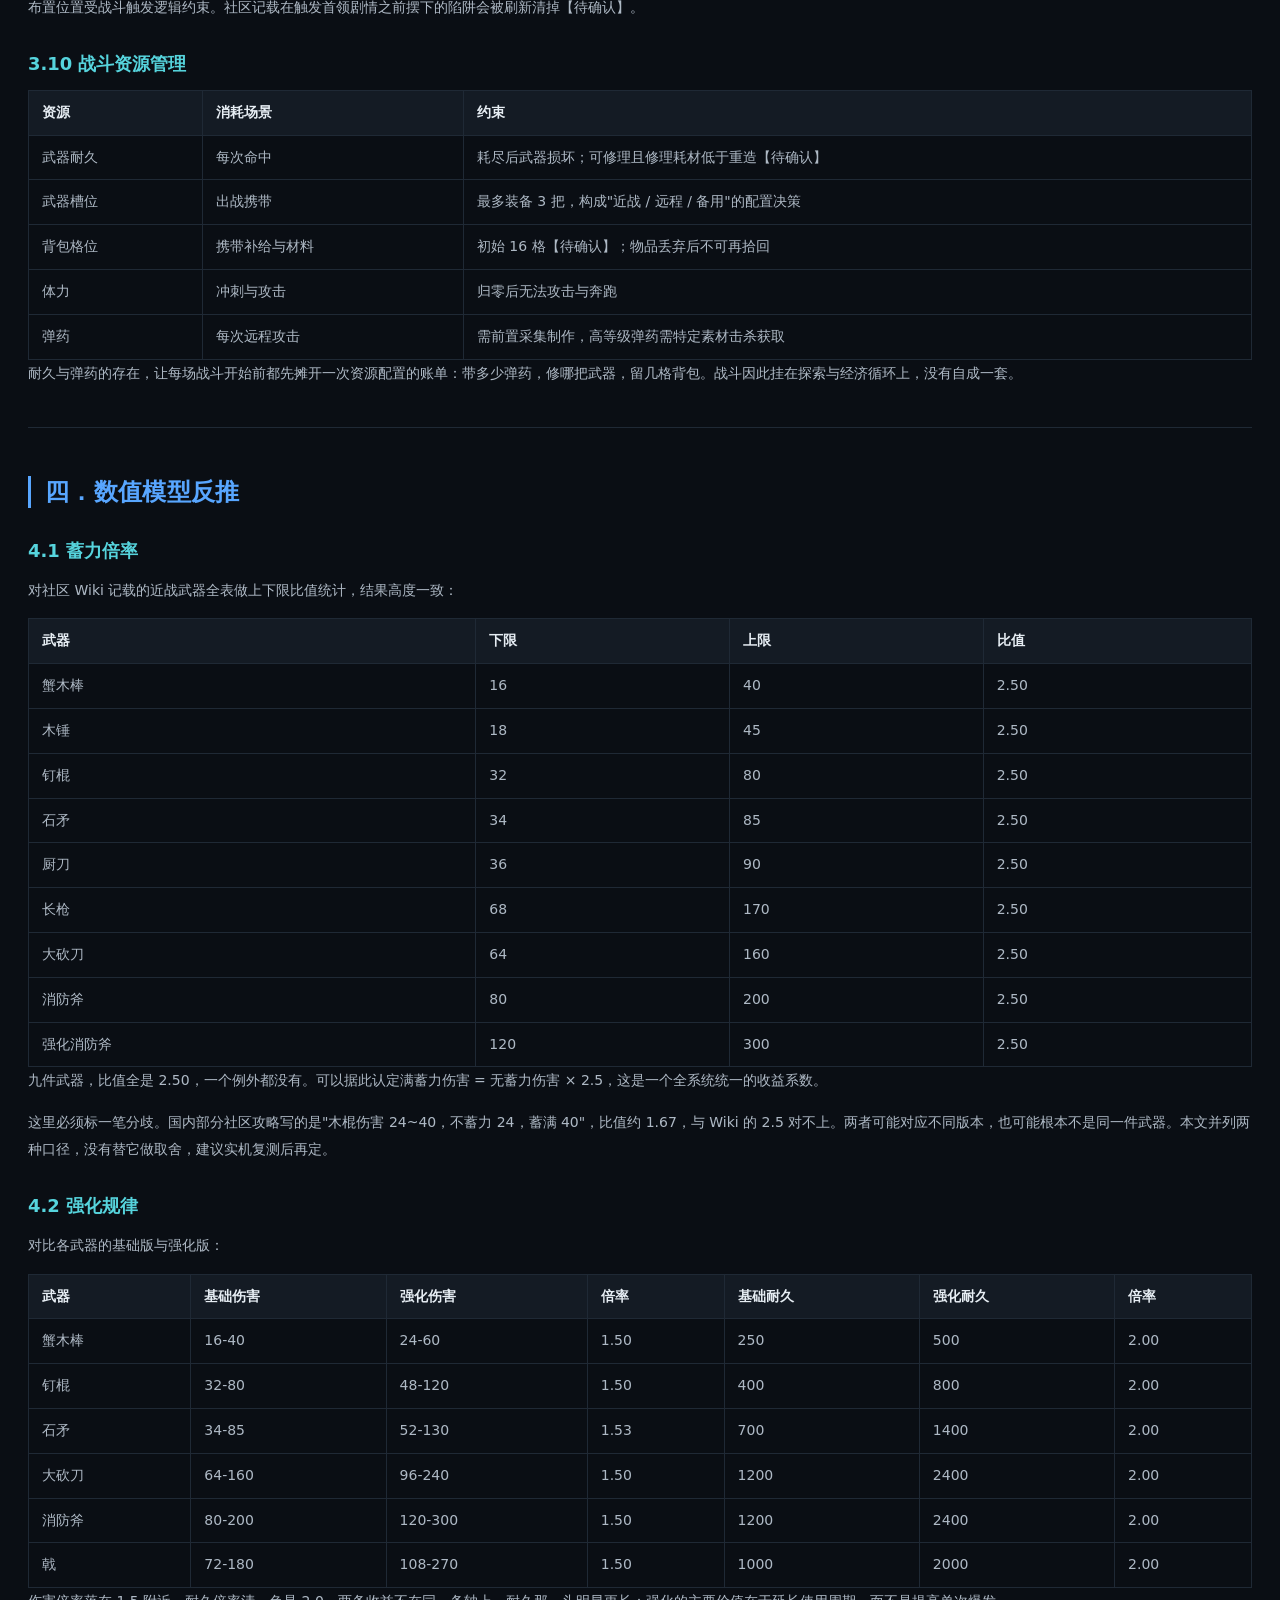
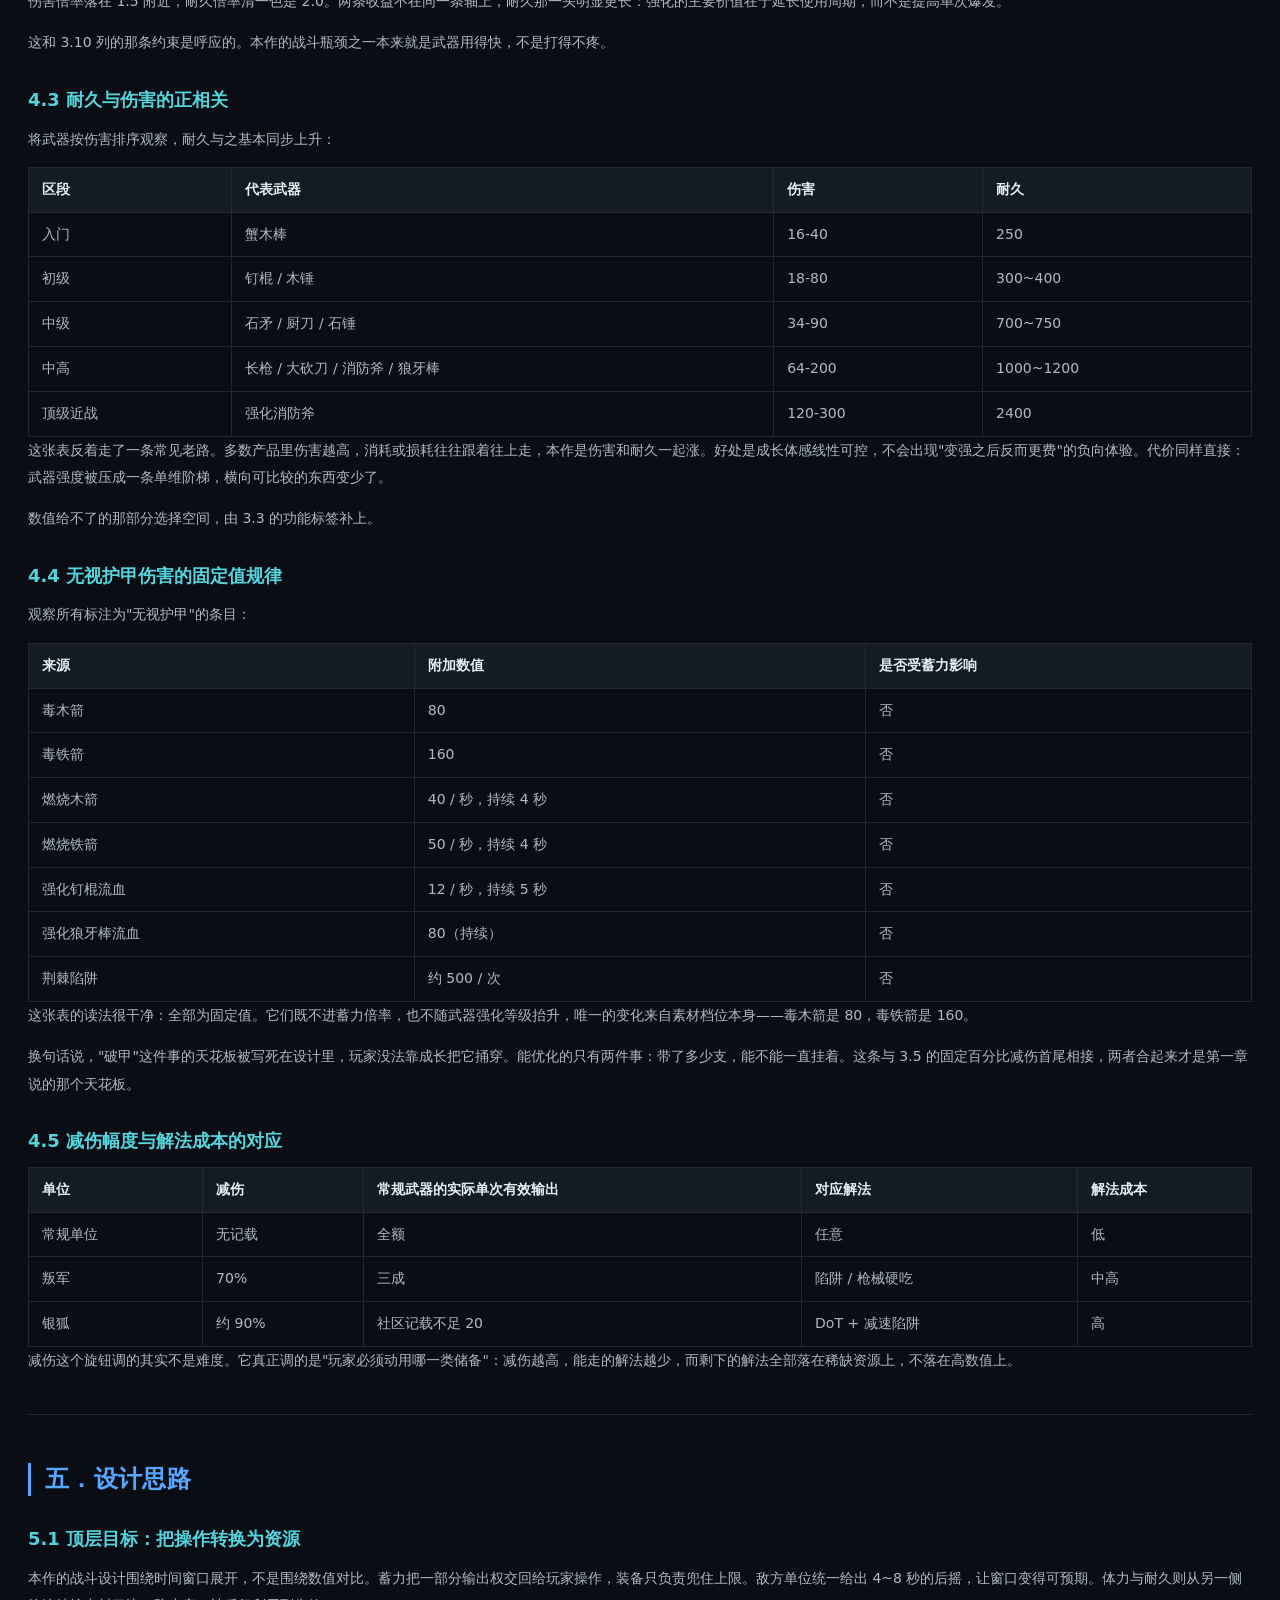
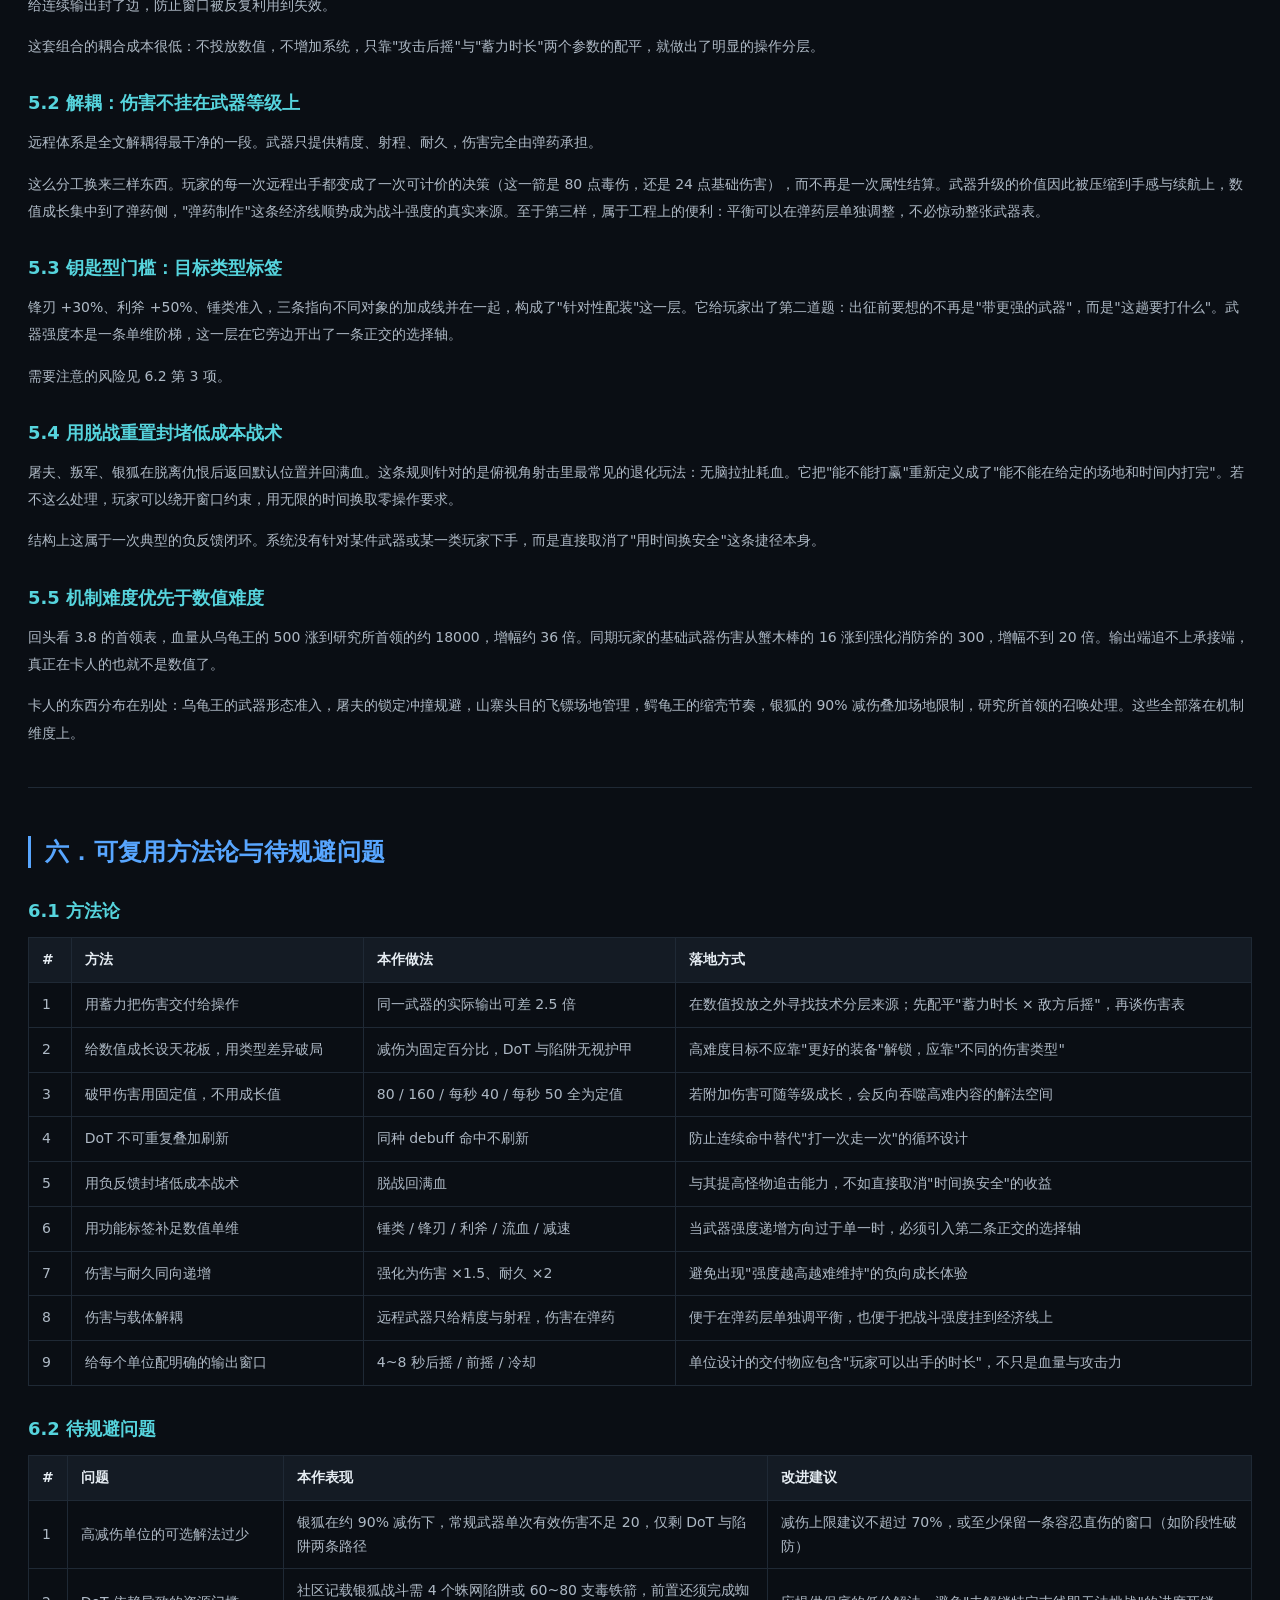
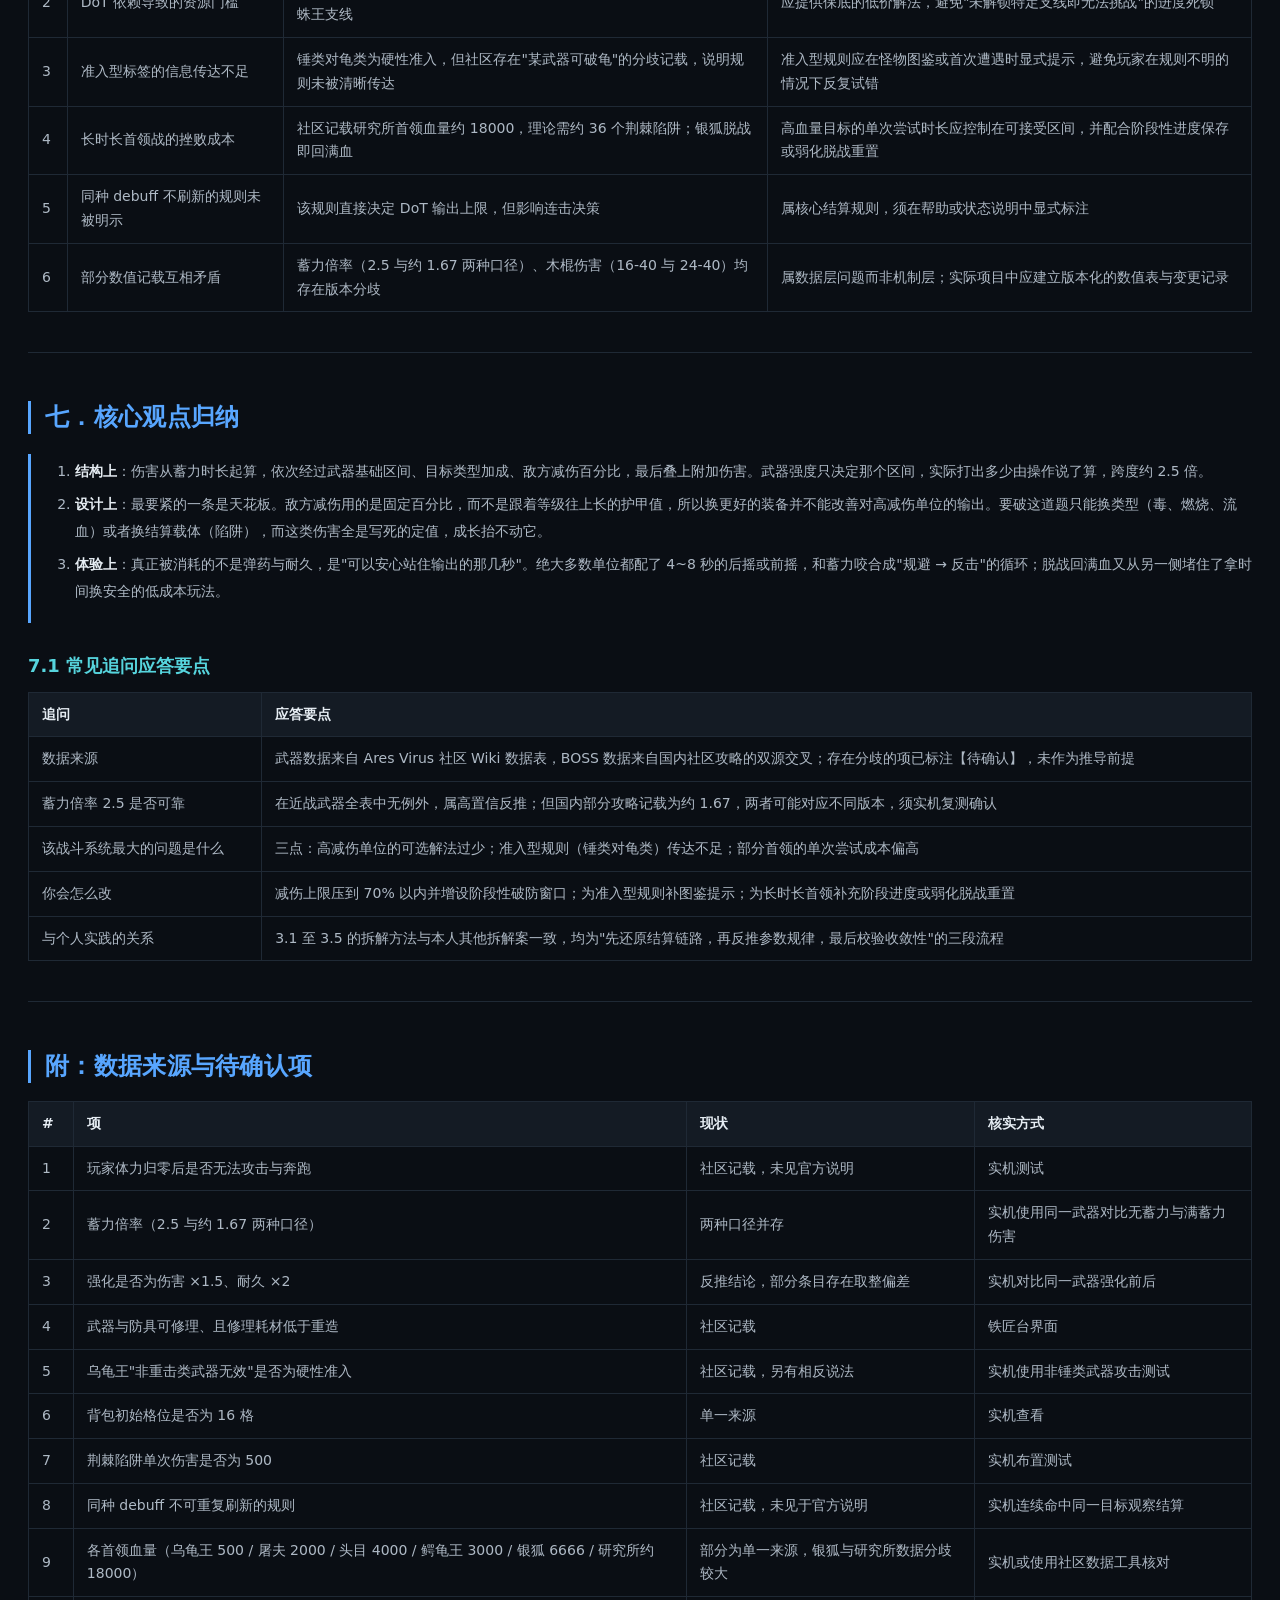
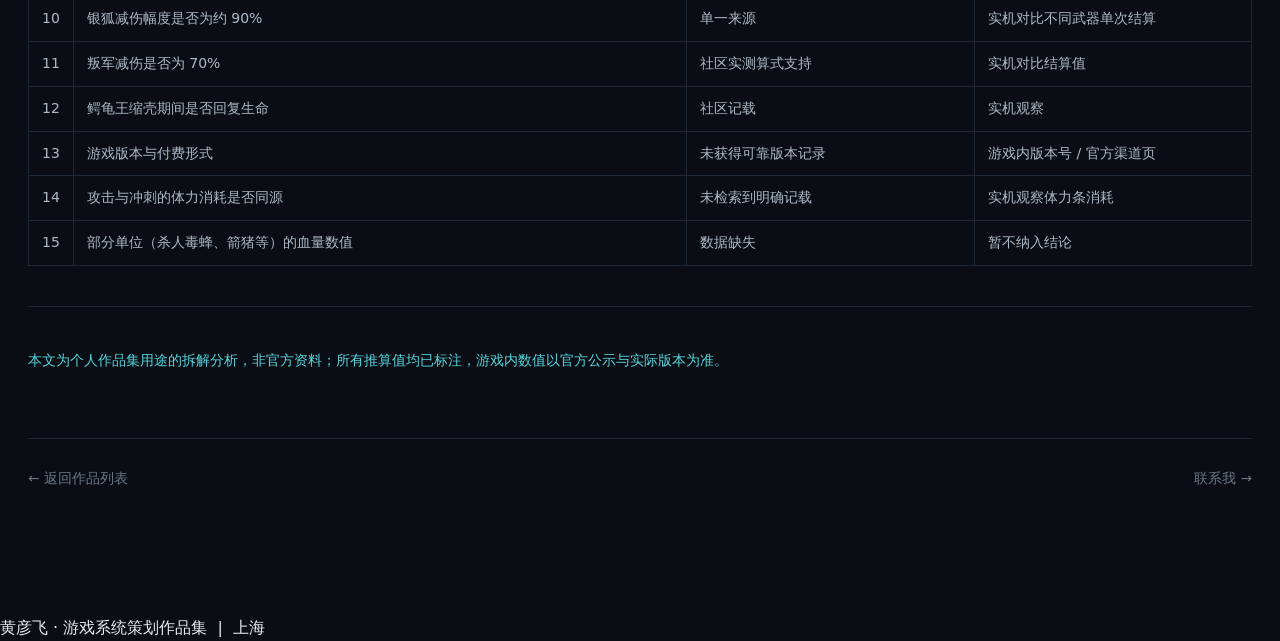
<file: works/ares-combat-analysis.html>
<!DOCTYPE html>
<html lang="zh-CN">
<head>
<meta charset="UTF-8">
<meta name="viewport" content="width=device-width, initial-scale=1">
<title>《阿瑞斯病毒》战斗系统拆解案 · 黄彦飞</title>
<meta name="description" content="《阿瑞斯病毒》战斗系统拆解案 — 系统策划作品集 by 黄彦飞">
<link rel="stylesheet" href="../assets/styles.css">
</head>
<body>
<nav class="nav">
  <div class="nav__inner">
    <a class="nav__logo" href="../index.html">HYF<span>系统策划作品集</span></a>
    <button class="nav__toggle" aria-label="菜单">&#9776;</button>
    <ul class="nav__links">
      <li><a href="../index.html#about"><em>01</em>关于</a></li>
      <li><a href="../index.html#skills"><em>02</em>核心能力</a></li>
      <li><a href="../index.html#work"><em>03</em>代表作品</a></li>
      <li><a href="../index.html#play"><em>04</em>游戏经历</a></li>
      <li><a href="../index.html#contact"><em>05</em>联系方式</a></li>
    </ul>
  </div>
</nav>

<main class="page">
  <div class="page__body">
    <a class="page__back" href="../index.html#work">&#8592; 返回作品列表</a>

    <header class="doc-head">
      <span class="doc-head__tag tag--analysis">系统拆解案</span>
      <h1>《阿瑞斯病毒》战斗系统拆解案</h1>
      <p class="doc-head__desc">拆解《阿瑞斯病毒》的双摇杆战斗：从输入delay、受击帧、走位与弹药经济四个维度解释它的紧张感来源，并把移动端射击中的"笨重感"还原成一组可配置的参数。</p>
      <div class="doc-meta">
        <span>撰写 / 2026.10</span>
        <span>拆解分析 · 战斗手感</span>
        <span>黄彦飞</span>
      </div>
    </header>

    <nav class="doc-nav" id="toc-box" style="display:none">
      <div class="doc-nav__title">目录</div>
      <ol id="toc-list"></ol>
    </nav>

    <article class="doc">
<table>
</thead>
</tr>
</tbody>
</table>
<hr />
<h2>一．核心结论</h2>
<p>本作战斗系统的关键取向是把数值成长人为封顶。玩家没法靠提升属性去击穿高威胁单位的减伤，只能在伤害类型上做文章，而不是继续在伤害量级上加码。</p>
<p>封顶由三条互相咬合的规则维持。伤害由蓄力时长与弹药类型决定，武器等级的权重很低。敌方减伤是按单个单位写定的百分比，不随玩家强度变动。毒、燃烧、流血三类附加伤害连同陷阱伤害标注为无视护甲，代价是资源成本高，而且 DoT 不能重复叠加刷新。</p>
<p>三条规则的结果，是把真正稀缺的东西从弹药和耐久身上挪走了。它变成了"可以安全输出的那几秒"。绝大多数单位都配了明确的后摇或冷却：呕吐者约 8 秒，荆棘猪约 4 秒，野牛进入狂暴前有 4~5 秒前摇。俯视角射击由此成为一场规避与反击交替进行的节奏作业。</p>
<h3>1.1 标注体系</h3>
<table>
<thead>
<tr>
<th>标注</th>
<th>含义</th>
<th>使用说明</th>
</tr>
</thead>
<tbody>
<tr>
<td>【攻略】</td>
<td>公开来源、多源交叉一致</td>
<td>可直接引用</td>
</tr>
<tr>
<td>【假设】</td>
<td>基于公开数据反推的估算</td>
<td>引用时须注明为估算值</td>
</tr>
<tr>
<td>【待确认】</td>
<td>机制存在但数值有分歧，或仅有单一来源</td>
<td>须以实机数据核对</td>
</tr>
</tbody>
</table>
<h3>1.2 数据说明</h3>
<p>本拆解案数值以《阿瑞斯病毒》一代（下称本作）为准，武器与弹药数据主要来自 Ares Virus 社区 Wiki，单位与首领数据来自国内社区攻略的交叉比对。凡只在一篇社区攻略里出现过的结论，均已标注【待确认】，也没有被拿去当作推导前提。正文未另行标注的，默认按【攻略】级处理。</p>
<p>有一处需要提前说明：本作的武器数据存在版本迭代差异，部分国内攻略记录的版本与 Wiki 记录不一致，蓄力倍率是其中最主要的一处分歧（见 4.1）。本文在出现分歧时并列两种口径，不做取舍。</p>
<hr />
<h2>二．背景说明</h2>
<h3>2.1 游戏简介</h3>
<table>
<thead>
<tr>
<th>维度</th>
<th>内容</th>
</tr>
</thead>
<tbody>
<tr>
<td>品类</td>
<td>手绘风格俯视角（上帝视角）末日生存动作 RPG，单机为主</td>
</tr>
<tr>
<td>开发商 / 发行</td>
<td>厦门青瓷数码（青瓷游戏）</td>
</tr>
<tr>
<td>核心循环</td>
<td>探索采集 → 制作与备货 → 战斗攻坚 → 解锁新区域 → 再探索</td>
</tr>
<tr>
<td>核心玩法</td>
<td>以资源采集、庇护所建造、武器制作为长线支撑，以首领战为主要关卡节点</td>
</tr>
<tr>
<td>操作形态</td>
<td>双轮盘：左轮盘控制移动，右轮盘控制瞄准，支持移动射击同步进行</td>
</tr>
<tr>
<td>生存耦合</td>
<td>战斗需同时管理生命值、体力、饱食度与装备耐久；饱食度 160 以上可缓慢回复生命【待确认】</td>
</tr>
<tr>
<td>续作情况</td>
<td>《阿瑞斯病毒 2》于 2026 年 8 月 8 日全平台上线，新增伙伴系统、武器改造系统、雇佣系统、解谜与更大的地图</td>
</tr>
</tbody>
</table>
<p>本作的成长曲线不依赖数值投放推动【付费形式待确认】，战斗数值受商业化运营节奏的干扰相对较小。这也是把它当作纯战斗机制样本来拆的一个前提。</p>
<h3>2.2 拆解目的说明</h3>
<table>
<thead>
<tr>
<th>项目</th>
<th>说明</th>
</tr>
</thead>
<tbody>
<tr>
<td>拆解视角</td>
<td>系统策划 · 战斗机制与数值方向</td>
</tr>
<tr>
<td>拆解对象</td>
<td>战斗循环、伤害结算链路、武器与弹药体系、敌人行为模型、首领机制</td>
</tr>
<tr>
<td>不拆解对象</td>
<td>剧情、建造与烹饪、NPC 好感系统</td>
</tr>
<tr>
<td>用途</td>
<td>系统策划岗作品集</td>
</tr>
</tbody>
</table>
<hr />
<h2>三．战斗系统拆解</h2>
<h3>3.1 战斗循环与操作层</h3>
<p>单场战斗可以拆成一串固定动作：进入仇恨圈，识别前摇，走位，蓄力，释放，脱离，再等下一个窗口。</p>
<table>
<thead>
<tr>
<th>层</th>
<th>机制</th>
<th>设计作用</th>
</tr>
</thead>
<tbody>
<tr>
<td>移动</td>
<td>双轮盘，移动与瞄准解耦</td>
<td>允许边移动边射击，但瞄准方向需单独控制，形成操作负荷</td>
</tr>
<tr>
<td>蓄力</td>
<td>按住攻击键蓄力，<strong>蓄力过程中可继续走位</strong></td>
<td>将"输出"与"规避"合并进同一段时间，蓄力时长即风险敞口</td>
</tr>
<tr>
<td>体力</td>
<td>冲刺消耗体力；体力归零后无法攻击、无法奔跑；脱离战斗后可原地恢复【待确认】</td>
<td>给连续输出与连续位移设上限，抑制无脑拉扯</td>
</tr>
<tr>
<td>攻击范围</td>
<td>近战多为扇形范围伤害并附带击退；远程多为单体直线</td>
<td>近战适合处理集群小怪，远程适合点杀高威胁目标</td>
</tr>
<tr>
<td>仇恨</td>
<td>单位具备固定仇恨半径，脱离后返回默认位置</td>
<td>限制作战场地，防止无限风筝</td>
</tr>
<tr>
<td>传送限制</td>
<td>战斗状态无法传送回城</td>
<td>阻断"进图打了就跑"的低成本试探</td>
</tr>
</tbody>
</table>
<h3>3.2 伤害输出：蓄力机制</h3>
<p>武器表上写的是区间，不是定值，这个区间对应蓄力状态。社区攻略的原话是"武器伤害不是随机的，而是蓄力时间长短决定的"【攻略】。</p>
<p>以蟹木棒为例，伤害 16-40：前一个数是完全不蓄力的输出，后一个数是蓄满的输出。这条规律在近战武器全表上没有例外，第四章给了完整的比值统计。</p>
<table>
<thead>
<tr>
<th>蓄力状态</th>
<th>输出</th>
<th>代价</th>
</tr>
</thead>
<tbody>
<tr>
<td>无蓄力即时攻击</td>
<td>伤害下限</td>
<td>输出效率低，适用于补刀与被逼近时的应急出手</td>
</tr>
<tr>
<td>部分蓄力</td>
<td>区间中段</td>
<td>平衡输出与暴露时长</td>
</tr>
<tr>
<td>满蓄力</td>
<td>伤害上限</td>
<td>蓄力期间机动性下降，需在攻击前摇结束前完成走位</td>
</tr>
</tbody>
</table>
<p>同一把武器落到不同玩家手里能差出好几倍 DPS，而系统为此投放的数值是零。伤害的位置从装备属性挪到了操作决策上。</p>
<h3>3.3 近战武器体系</h3>
<p>社区 Wiki 记录的一代近战武器数据如下（节选代表性条目）：</p>
<table>
<thead>
<tr>
<th>武器</th>
<th>伤害区间</th>
<th>耐久</th>
<th>效果</th>
</tr>
</thead>
<tbody>
<tr>
<td>蟹木棒</td>
<td>16-40</td>
<td>250</td>
<td>—</td>
</tr>
<tr>
<td>强化蟹木棒</td>
<td>24-60</td>
<td>500</td>
<td>—</td>
</tr>
<tr>
<td>木锤</td>
<td>18-45</td>
<td>300</td>
<td>锤类：可压制甲壳类单位（龟、鳄龟）</td>
</tr>
<tr>
<td>钉棍</td>
<td>32-80</td>
<td>400</td>
<td>—</td>
</tr>
<tr>
<td>强化钉棍</td>
<td>48-120</td>
<td>800</td>
<td>100% 触发流血，持续 5 秒，每秒 12 点</td>
</tr>
<tr>
<td>石矛</td>
<td>34-85</td>
<td>700</td>
<td>—</td>
</tr>
<tr>
<td>厨刀</td>
<td>36-90</td>
<td>400</td>
<td>锋刃：对鸡、野猪、狼、犀牛等特定动物 +30% 伤害</td>
</tr>
<tr>
<td>大砍刀</td>
<td>64-160</td>
<td>1200</td>
<td>锋刃：同上 +30%</td>
</tr>
<tr>
<td>消防斧</td>
<td>80-200</td>
<td>1200</td>
<td>利斧：对人形单位 +50% 伤害</td>
</tr>
<tr>
<td>强化消防斧</td>
<td>120-300</td>
<td>2400</td>
<td>利斧：同上 +50%</td>
</tr>
<tr>
<td>狼牙棒</td>
<td>72-180</td>
<td>1000</td>
<td>—</td>
</tr>
<tr>
<td>强化狼牙棒</td>
<td>104-260</td>
<td>2000</td>
<td>100% 触发流血，并造成 80 点持续伤害</td>
</tr>
<tr>
<td>长枪</td>
<td>68-170</td>
<td>1000</td>
<td>—</td>
</tr>
<tr>
<td>戟（Spontoon）</td>
<td>72-180</td>
<td>1000</td>
<td>—</td>
</tr>
<tr>
<td>强化戟</td>
<td>108-270</td>
<td>2000</td>
<td>100% 触发减速 50%，持续 3 秒</td>
</tr>
</tbody>
</table>
<p>把这些武器摊开看，分区依据不是等级，是功能标签：</p>
<table>
<thead>
<tr>
<th>标签</th>
<th>代表武器</th>
<th>作用对象</th>
<th>类型</th>
</tr>
</thead>
<tbody>
<tr>
<td>锤类</td>
<td>木锤、石锤、大锤</td>
<td>龟类、鳄龟等甲壳单位</td>
<td>准入型（非此类武器对其效果显著下降乃至无效）【待确认】</td>
</tr>
<tr>
<td>锋刃</td>
<td>厨刀、大砍刀</td>
<td>特定动物单位</td>
<td>加成型（+30%）</td>
</tr>
<tr>
<td>利斧</td>
<td>消防斧</td>
<td>人形单位</td>
<td>加成型（+50%）</td>
</tr>
<tr>
<td>流血</td>
<td>钉棍、狼牙棒</td>
<td>全部</td>
<td>状态型（附加持续伤害）</td>
</tr>
<tr>
<td>减速</td>
<td>戟、强化十字弩</td>
<td>全部</td>
<td>控制型</td>
</tr>
</tbody>
</table>
<p>锤类得单独拎出来。社区攻略记载乌龟王有一条"除重击类型之外的武器对其无效"的被动【待确认】。若成立，锤类在龟类面前就不是伤害加成，而是一道硬性准入门槛。这种处理与"用限流资源锁定单条成长线"是同一个思路，区别只在于这里锁住的是武器形态，不是资源数量。</p>
<h3>3.4 远程武器与弹药体系</h3>
<p>远程武器的属性表里没有伤害这一项，只有精度、射程和耐久。伤害挂在弹药上。这是本作武器体系中解耦得最干净的一处。</p>
<table>
<thead>
<tr>
<th>武器</th>
<th>精度</th>
<th>射程</th>
<th>耐久</th>
<th>备注</th>
</tr>
</thead>
<tbody>
<tr>
<td>木弓</td>
<td>低</td>
<td>400</td>
<td>250</td>
<td>—</td>
</tr>
<tr>
<td>强化木弓</td>
<td>低</td>
<td>450</td>
<td>500</td>
<td>—</td>
</tr>
<tr>
<td>木弩</td>
<td>中</td>
<td>400</td>
<td>450</td>
<td>—</td>
</tr>
<tr>
<td>铁胎弓</td>
<td>高</td>
<td>450</td>
<td>800</td>
<td>—</td>
</tr>
<tr>
<td>反曲弓</td>
<td>高</td>
<td>400</td>
<td>600</td>
<td>额外伤害 +18-30</td>
</tr>
<tr>
<td>强化反曲弓</td>
<td>高</td>
<td>400</td>
<td>1200</td>
<td>额外伤害 +36-60</td>
</tr>
<tr>
<td>十字弩</td>
<td>高</td>
<td>500</td>
<td>1250</td>
<td>—</td>
</tr>
<tr>
<td>强化十字弩</td>
<td>高</td>
<td>500</td>
<td>2500</td>
<td>命中后减速 70%</td>
</tr>
<tr>
<td>燃烧瓶</td>
<td>—</td>
<td>500</td>
<td>400</td>
<td>—</td>
</tr>
<tr>
<td>燃烧砖</td>
<td>—</td>
<td>500</td>
<td>400</td>
<td>—</td>
</tr>
<tr>
<td>手枪 / 霰弹枪 / 狙击枪</td>
<td>—</td>
<td>无限（99999）</td>
<td>—</td>
<td>依赖枪弹，弹药稀缺</td>
</tr>
</tbody>
</table>
<p>弹药表：</p>
<table>
<thead>
<tr>
<th>弹药</th>
<th>伤害</th>
<th>制作需求</th>
<th>附加效果</th>
</tr>
</thead>
<tbody>
<tr>
<td>木箭</td>
<td>24-40</td>
<td>木材 ×12</td>
<td>—</td>
</tr>
<tr>
<td>羽毛箭</td>
<td>48-80</td>
<td>木箭 + 羽毛</td>
<td>—</td>
</tr>
<tr>
<td>铁箭</td>
<td>64-160</td>
<td>生铁 ×8</td>
<td>—</td>
</tr>
<tr>
<td>强化铁箭</td>
<td>96-240</td>
<td>—</td>
<td>—</td>
</tr>
<tr>
<td>毒木箭</td>
<td>24-80</td>
<td>木箭 + 毒囊</td>
<td>附加 80 点毒性伤害（无视护甲）</td>
</tr>
<tr>
<td>燃烧木箭</td>
<td>24-40</td>
<td>木箭 + 油脂</td>
<td>每秒 40 点燃烧伤害，持续 4 秒（无视护甲）</td>
</tr>
<tr>
<td>麻醉木箭</td>
<td>24-40</td>
<td>木箭 + 蜂刺</td>
<td>麻醉并使目标减速 50%，持续 10 秒</td>
</tr>
<tr>
<td>毒铁箭</td>
<td>64-160</td>
<td>铁箭 + 毒蜂刺</td>
<td>附加 160 点毒性伤害（无视护甲）</td>
</tr>
<tr>
<td>燃烧铁箭</td>
<td>64-160</td>
<td>铁箭 + 油脂</td>
<td>每秒 50 点燃烧伤害，持续 4 秒（无视护甲）</td>
</tr>
<tr>
<td>手枪弹</td>
<td>500</td>
<td>—</td>
<td>—</td>
</tr>
<tr>
<td>霰弹枪弹</td>
<td>600</td>
<td>—</td>
<td>—</td>
</tr>
<tr>
<td>步枪弹</td>
<td>600</td>
<td>—</td>
<td>—</td>
</tr>
</tbody>
</table>
<p>从这两张表里能读出几条结构性规律，见 4.3 与 4.4。</p>
<h3>3.5 伤害结算与减伤规则</h3>
<p>社区对减伤有一句通行说法：<strong>"怪物有属性减伤，但没有护甲值"</strong>【攻略】。它的实际含义是，减免幅度是按单位写死的百分比，既不随玩家武器强度变，也不随目标等级变。</p>
<table>
<thead>
<tr>
<th>单位</th>
<th>减伤幅度</th>
<th>来源</th>
</tr>
</thead>
<tbody>
<tr>
<td>叛军</td>
<td>70%</td>
<td>社区实测算式：600 × 0.3 = 180</td>
</tr>
<tr>
<td>银狐</td>
<td>约 90%</td>
<td>社区攻略记载"约 90% 物理减伤"【待确认】</td>
</tr>
<tr>
<td>呕吐者、蜜蜂等</td>
<td>未记载减免</td>
<td>—</td>
</tr>
</tbody>
</table>
<p>这里有个反直觉的地方：堆武器数值对高减伤单位是无效的。以叛军 70% 减伤为例，无论换哪把基础伤害武器，结算时都按比例砍掉七成。玩家能动的方向只剩下面几种：</p>
<table>
<thead>
<tr>
<th>应对方向</th>
<th>手段</th>
<th>成本</th>
</tr>
</thead>
<tbody>
<tr>
<td>换伤害类型</td>
<td>毒、燃烧、流血三类附加伤害标注为无视护甲</td>
<td>制作材料稀缺，单次战斗消耗量大</td>
</tr>
<tr>
<td>换结算载体</td>
<td>陷阱伤害同样标注为无视防御</td>
<td>需前置解锁图纸、材料繁杂、按个布置</td>
</tr>
<tr>
<td>换武器形态</td>
<td>霰弹枪、狙击枪等高单发枪械硬吃减免</td>
<td>枪弹稀缺，属一次性资源</td>
</tr>
</tbody>
</table>
<p>三条路走的都不是"更多的量"，是"不同的类"。第五章接着展开。</p>
<h3>3.6 附加伤害与控制状态</h3>
<table>
<thead>
<tr>
<th>状态</th>
<th>触发来源</th>
<th>数值</th>
<th>结算特性</th>
</tr>
</thead>
<tbody>
<tr>
<td>中毒</td>
<td>毒木箭 / 毒铁箭</td>
<td>附加 80 / 160 点，一次性【待确认】</td>
<td>无视护甲</td>
</tr>
<tr>
<td>燃烧</td>
<td>燃烧木箭 / 燃烧铁箭</td>
<td>每秒 40 / 50 点，持续 4 秒</td>
<td>无视护甲</td>
</tr>
<tr>
<td>流血</td>
<td>强化钉棍、强化狼牙棒</td>
<td>每秒 12 点持续 5 秒 / 80 点持续伤害</td>
<td>社区记载可由多条武器触发</td>
</tr>
<tr>
<td>减速</td>
<td>强化戟（-50%，3 秒）、麻醉木箭（-50%，10 秒）、强化十字弩（-70%）</td>
<td>—</td>
<td>—</td>
</tr>
<tr>
<td>骨折 / 致残</td>
<td>野牛撞击累积</td>
<td>减速 30% / 50%【待确认】</td>
<td>属玩家侧承受的负面状态</td>
</tr>
</tbody>
</table>
<p>叠加规则社区只留下一句话：<strong>不同种类的 debuff 可以共存叠加，同一种 debuff 无法重复覆盖刷新</strong>【待确认】。这表面是条结算细节，实际划定了 DoT 的输出上限：连续命中不会无限累加，"贴脸连击"因此成不了通解，玩家还是得回到"命中一次、脱离、等窗口"的路上。</p>
<h3>3.7 敌人行为模型</h3>
<p>社区记载的主要单位行为参数如下：</p>
<table>
<thead>
<tr>
<th>单位</th>
<th>是否主动攻击</th>
<th>血量</th>
<th>行为特征</th>
<th>输出窗口</th>
</tr>
</thead>
<tbody>
<tr>
<td>呕吐者</td>
<td>是</td>
<td>900</td>
<td>远程喷射，附带约 50% 减速</td>
<td>喷吐两次后约 8 秒缓冲期，期间不攻击且不回血</td>
</tr>
<tr>
<td>杀人毒蜂</td>
<td>否</td>
<td>较高</td>
<td>直线攻击，攻速极快，附带中毒</td>
<td>脱离仇恨后可不追击，适合反复拉扯</td>
</tr>
<tr>
<td>野牛</td>
<td>否</td>
<td>较高</td>
<td>直线冲锋，易造成骨折；剩余约 40% 血量触发狂暴</td>
<td>狂暴前有 4~5 秒前摇，期间不攻击</td>
</tr>
<tr>
<td>荆棘猪</td>
<td>否</td>
<td>—</td>
<td>血量降至约 600 后转为范围攻击，范围伤害无视护甲</td>
<td>范围攻击后约 4 秒冷却</td>
</tr>
<tr>
<td>叛军士兵</td>
<td>是</td>
<td>1000</td>
<td>持步枪，护甲 70% 减伤，对陷阱防御为零</td>
<td>依赖陷阱与掩体卡位</td>
</tr>
<tr>
<td>箭猪 / 野猪</td>
<td>否</td>
<td>—</td>
<td>常规近战</td>
<td>社区推荐使用二级石矛处理</td>
</tr>
</tbody>
</table>
<p>把这些单位排在一块儿，能看到一条统一的编排逻辑。几乎每个高威胁单位都配了明确的后摇、冷却或前摇，时长集中在 4~8 秒。这个区间刚好够一次走位加一次部分蓄力，但塞不进一次满蓄力——窗口是被量好尺寸递出来的，不是随手配的。</p>
<p>再往下是脱战重置。屠夫、叛军、银狐在脱离仇恨范围后返回默认位置并回满血，这一条直接否掉了耗血流打法，逼着玩家在有限场地里把事情做完。</p>
<p>还有一条可以叫减速优先。减速是本作出现频率最高的状态，来源横跨远程弹药、近战武器和敌方攻击。原因不难理解：俯视角没有纵深，控制位移就等同于控制输出窗口。</p>
<h3>3.8 首领机制</h3>
<table>
<thead>
<tr>
<th>首领</th>
<th>血量</th>
<th>攻击方式</th>
<th>解法要点</th>
</tr>
</thead>
<tbody>
<tr>
<td>乌龟王</td>
<td>500</td>
<td>无主动攻击</td>
<td>仅锤类武器可造成有效伤害；须准备锤类并规划其走位路线</td>
</tr>
<tr>
<td>屠夫（加油站）</td>
<td>2000</td>
<td>扇形蓄力攻击；原地锁定后直线冲撞（可通过移动改变其锁定方向）</td>
<td>木弓配毒木箭约 20~30 支；侧向移动规避冲撞</td>
</tr>
<tr>
<td>山寨头目</td>
<td>4000</td>
<td>扇形蓄力攻击（可能附带流血）；直线冲撞；投掷旋转飞镖（具备独立血量，需击毁否则持续伤害）</td>
<td>毒木箭 40 支以上；需将飞镖引至不影响走位的位置</td>
</tr>
<tr>
<td>鳄龟王</td>
<td>3000</td>
<td>缩壳（期间不攻击，可能回复生命【待确认】）；直线冲撞；连续喷出三发龟蛋</td>
<td>近需石锤处理；远程需备毒箭或燃烧箭</td>
</tr>
<tr>
<td>豪猪王</td>
<td>10000 以上【待确认】</td>
<td>冲撞；甩尾尖刺（命中造成减速）</td>
<td>依托洞窟石块绕行规避；建议备足恢复类补给以应对减速叠加</td>
</tr>
<tr>
<td>骨弓</td>
<td>未记载【待确认】</td>
<td>—</td>
<td>社区方案：荆棘陷阱 8 个 + 火毒铁箭约 60 支</td>
</tr>
<tr>
<td>研究所首领</td>
<td>约 18000【待确认】</td>
<td>半圆形范围攻击；召唤爆炸蜘蛛卵；旋转位移</td>
<td>荆棘陷阱单次约 500 点伤害，理论需约 36 个；或散弹枪贴身、狙击枪远程消耗</td>
</tr>
<tr>
<td>银狐</td>
<td>6666【待确认】</td>
<td>无主动攻击行为，沿房间圆桌环形移动，移动速度高于角色</td>
<td>约 90% 物理减伤，常规武器单次有效伤害不足 20；依赖流血、蛛网陷阱减速或远程毒箭消耗</td>
</tr>
</tbody>
</table>
<p>按难度来源归并上表，起作用的是三类约束：屠夫、山寨头目、鳄龟王的难点在于锁定攻击的规避；银狐的难点在于室内场地叠加上脱战回满血的时间限制；乌龟王与银狐各自还卡了一道伤害类型准入。血量本身反而不是主要变量。</p>
<h3>3.9 陷阱系统</h3>
<table>
<thead>
<tr>
<th>陷阱</th>
<th>效果</th>
<th>特性</th>
</tr>
</thead>
<tbody>
<tr>
<td>荆棘陷阱</td>
<td>单次约 500 点伤害【待确认】</td>
<td>社区记载陷阱伤害无视防御；对叛军防御为零的特殊有效</td>
</tr>
<tr>
<td>蛛网陷阱</td>
<td>减速</td>
<td>需前置完成蜘蛛王支线以解锁图纸</td>
</tr>
</tbody>
</table>
<p>陷阱在这套系统里的位置，更像一台能提前摆好的资源兑换机：把事先采集来的材料，折算成一段不需要承担操作风险的伤害或控制。它的平衡代价写得也很清楚——材料繁杂，必须提前布置，而且布置位置受战斗触发逻辑约束。社区记载在触发首领剧情之前摆下的陷阱会被刷新清掉【待确认】。</p>
<h3>3.10 战斗资源管理</h3>
<table>
<thead>
<tr>
<th>资源</th>
<th>消耗场景</th>
<th>约束</th>
</tr>
</thead>
<tbody>
<tr>
<td>武器耐久</td>
<td>每次命中</td>
<td>耗尽后武器损坏；可修理且修理耗材低于重造【待确认】</td>
</tr>
<tr>
<td>武器槽位</td>
<td>出战携带</td>
<td>最多装备 3 把，构成"近战 / 远程 / 备用"的配置决策</td>
</tr>
<tr>
<td>背包格位</td>
<td>携带补给与材料</td>
<td>初始 16 格【待确认】；物品丢弃后不可再拾回</td>
</tr>
<tr>
<td>体力</td>
<td>冲刺与攻击</td>
<td>归零后无法攻击与奔跑</td>
</tr>
<tr>
<td>弹药</td>
<td>每次远程攻击</td>
<td>需前置采集制作，高等级弹药需特定素材击杀获取</td>
</tr>
</tbody>
</table>
<p>耐久与弹药的存在，让每场战斗开始前都先摊开一次资源配置的账单：带多少弹药，修哪把武器，留几格背包。战斗因此挂在探索与经济循环上，没有自成一套。</p>
<hr />
<h2>四．数值模型反推</h2>
<h3>4.1 蓄力倍率</h3>
<p>对社区 Wiki 记载的近战武器全表做上下限比值统计，结果高度一致：</p>
<table>
<thead>
<tr>
<th>武器</th>
<th>下限</th>
<th>上限</th>
<th>比值</th>
</tr>
</thead>
<tbody>
<tr>
<td>蟹木棒</td>
<td>16</td>
<td>40</td>
<td>2.50</td>
</tr>
<tr>
<td>木锤</td>
<td>18</td>
<td>45</td>
<td>2.50</td>
</tr>
<tr>
<td>钉棍</td>
<td>32</td>
<td>80</td>
<td>2.50</td>
</tr>
<tr>
<td>石矛</td>
<td>34</td>
<td>85</td>
<td>2.50</td>
</tr>
<tr>
<td>厨刀</td>
<td>36</td>
<td>90</td>
<td>2.50</td>
</tr>
<tr>
<td>长枪</td>
<td>68</td>
<td>170</td>
<td>2.50</td>
</tr>
<tr>
<td>大砍刀</td>
<td>64</td>
<td>160</td>
<td>2.50</td>
</tr>
<tr>
<td>消防斧</td>
<td>80</td>
<td>200</td>
<td>2.50</td>
</tr>
<tr>
<td>强化消防斧</td>
<td>120</td>
<td>300</td>
<td>2.50</td>
</tr>
</tbody>
</table>
<p>九件武器，比值全是 2.50，一个例外都没有。可以据此认定满蓄力伤害 = 无蓄力伤害 × 2.5，这是一个全系统统一的收益系数。</p>
<p>这里必须标一笔分歧。国内部分社区攻略写的是"木棍伤害 24~40，不蓄力 24，蓄满 40"，比值约 1.67，与 Wiki 的 2.5 对不上。两者可能对应不同版本，也可能根本不是同一件武器。本文并列两种口径，没有替它做取舍，建议实机复测后再定。</p>
<h3>4.2 强化规律</h3>
<p>对比各武器的基础版与强化版：</p>
<table>
<thead>
<tr>
<th>武器</th>
<th>基础伤害</th>
<th>强化伤害</th>
<th>倍率</th>
<th>基础耐久</th>
<th>强化耐久</th>
<th>倍率</th>
</tr>
</thead>
<tbody>
<tr>
<td>蟹木棒</td>
<td>16-40</td>
<td>24-60</td>
<td>1.50</td>
<td>250</td>
<td>500</td>
<td>2.00</td>
</tr>
<tr>
<td>钉棍</td>
<td>32-80</td>
<td>48-120</td>
<td>1.50</td>
<td>400</td>
<td>800</td>
<td>2.00</td>
</tr>
<tr>
<td>石矛</td>
<td>34-85</td>
<td>52-130</td>
<td>1.53</td>
<td>700</td>
<td>1400</td>
<td>2.00</td>
</tr>
<tr>
<td>大砍刀</td>
<td>64-160</td>
<td>96-240</td>
<td>1.50</td>
<td>1200</td>
<td>2400</td>
<td>2.00</td>
</tr>
<tr>
<td>消防斧</td>
<td>80-200</td>
<td>120-300</td>
<td>1.50</td>
<td>1200</td>
<td>2400</td>
<td>2.00</td>
</tr>
<tr>
<td>戟</td>
<td>72-180</td>
<td>108-270</td>
<td>1.50</td>
<td>1000</td>
<td>2000</td>
<td>2.00</td>
</tr>
</tbody>
</table>
<p>伤害倍率落在 1.5 附近，耐久倍率清一色是 2.0。两条收益不在同一条轴上，耐久那一头明显更长：强化的主要价值在于延长使用周期，而不是提高单次爆发。</p>
<p>这和 3.10 列的那条约束是呼应的。本作的战斗瓶颈之一本来就是武器用得快，不是打得不疼。</p>
<h3>4.3 耐久与伤害的正相关</h3>
<p>将武器按伤害排序观察，耐久与之基本同步上升：</p>
<table>
<thead>
<tr>
<th>区段</th>
<th>代表武器</th>
<th>伤害</th>
<th>耐久</th>
</tr>
</thead>
<tbody>
<tr>
<td>入门</td>
<td>蟹木棒</td>
<td>16-40</td>
<td>250</td>
</tr>
<tr>
<td>初级</td>
<td>钉棍 / 木锤</td>
<td>18-80</td>
<td>300~400</td>
</tr>
<tr>
<td>中级</td>
<td>石矛 / 厨刀 / 石锤</td>
<td>34-90</td>
<td>700~750</td>
</tr>
<tr>
<td>中高</td>
<td>长枪 / 大砍刀 / 消防斧 / 狼牙棒</td>
<td>64-200</td>
<td>1000~1200</td>
</tr>
<tr>
<td>顶级近战</td>
<td>强化消防斧</td>
<td>120-300</td>
<td>2400</td>
</tr>
</tbody>
</table>
<p>这张表反着走了一条常见老路。多数产品里伤害越高，消耗或损耗往往跟着往上走，本作是伤害和耐久一起涨。好处是成长体感线性可控，不会出现"变强之后反而更费"的负向体验。代价同样直接：武器强度被压成一条单维阶梯，横向可比较的东西变少了。</p>
<p>数值给不了的那部分选择空间，由 3.3 的功能标签补上。</p>
<h3>4.4 无视护甲伤害的固定值规律</h3>
<p>观察所有标注为"无视护甲"的条目：</p>
<table>
<thead>
<tr>
<th>来源</th>
<th>附加数值</th>
<th>是否受蓄力影响</th>
</tr>
</thead>
<tbody>
<tr>
<td>毒木箭</td>
<td>80</td>
<td>否</td>
</tr>
<tr>
<td>毒铁箭</td>
<td>160</td>
<td>否</td>
</tr>
<tr>
<td>燃烧木箭</td>
<td>40 / 秒，持续 4 秒</td>
<td>否</td>
</tr>
<tr>
<td>燃烧铁箭</td>
<td>50 / 秒，持续 4 秒</td>
<td>否</td>
</tr>
<tr>
<td>强化钉棍流血</td>
<td>12 / 秒，持续 5 秒</td>
<td>否</td>
</tr>
<tr>
<td>强化狼牙棒流血</td>
<td>80（持续）</td>
<td>否</td>
</tr>
<tr>
<td>荆棘陷阱</td>
<td>约 500 / 次</td>
<td>否</td>
</tr>
</tbody>
</table>
<p>这张表的读法很干净：全部为固定值。它们既不进蓄力倍率，也不随武器强化等级抬升，唯一的变化来自素材档位本身——毒木箭是 80，毒铁箭是 160。</p>
<p>换句话说，"破甲"这件事的天花板被写死在设计里，玩家没法靠成长把它捅穿。能优化的只有两件事：带了多少支，能不能一直挂着。这条与 3.5 的固定百分比减伤首尾相接，两者合起来才是第一章说的那个天花板。</p>
<h3>4.5 减伤幅度与解法成本的对应</h3>
<table>
<thead>
<tr>
<th>单位</th>
<th>减伤</th>
<th>常规武器的实际单次有效输出</th>
<th>对应解法</th>
<th>解法成本</th>
</tr>
</thead>
<tbody>
<tr>
<td>常规单位</td>
<td>无记载</td>
<td>全额</td>
<td>任意</td>
<td>低</td>
</tr>
<tr>
<td>叛军</td>
<td>70%</td>
<td>三成</td>
<td>陷阱 / 枪械硬吃</td>
<td>中高</td>
</tr>
<tr>
<td>银狐</td>
<td>约 90%</td>
<td>社区记载不足 20</td>
<td>DoT + 减速陷阱</td>
<td>高</td>
</tr>
</tbody>
</table>
<p>减伤这个旋钮调的其实不是难度。它真正调的是"玩家必须动用哪一类储备"：减伤越高，能走的解法越少，而剩下的解法全部落在稀缺资源上，不落在高数值上。</p>
<hr />
<h2>五．设计思路</h2>
<h3>5.1 顶层目标：把操作转换为资源</h3>
<p>本作的战斗设计围绕时间窗口展开，不是围绕数值对比。蓄力把一部分输出权交回给玩家操作，装备只负责兜住上限。敌方单位统一给出 4~8 秒的后摇，让窗口变得可预期。体力与耐久则从另一侧给连续输出封了边，防止窗口被反复利用到失效。</p>
<p>这套组合的耦合成本很低：不投放数值，不增加系统，只靠"攻击后摇"与"蓄力时长"两个参数的配平，就做出了明显的操作分层。</p>
<h3>5.2 解耦：伤害不挂在武器等级上</h3>
<p>远程体系是全文解耦得最干净的一段。武器只提供精度、射程、耐久，伤害完全由弹药承担。</p>
<p>这么分工换来三样东西。玩家的每一次远程出手都变成了一次可计价的决策（这一箭是 80 点毒伤，还是 24 点基础伤害），而不再是一次属性结算。武器升级的价值因此被压缩到手感与续航上，数值成长集中到了弹药侧，"弹药制作"这条经济线顺势成为战斗强度的真实来源。至于第三样，属于工程上的便利：平衡可以在弹药层单独调整，不必惊动整张武器表。</p>
<h3>5.3 钥匙型门槛：目标类型标签</h3>
<p>锋刃 +30%、利斧 +50%、锤类准入，三条指向不同对象的加成线并在一起，构成了"针对性配装"这一层。它给玩家出了第二道题：出征前要想的不再是"带更强的武器"，而是"这趟要打什么"。武器强度本是一条单维阶梯，这一层在它旁边开出了一条正交的选择轴。</p>
<p>需要注意的风险见 6.2 第 3 项。</p>
<h3>5.4 用脱战重置封堵低成本战术</h3>
<p>屠夫、叛军、银狐在脱离仇恨后返回默认位置并回满血。这条规则针对的是俯视角射击里最常见的退化玩法：无脑拉扯耗血。它把"能不能打赢"重新定义成了"能不能在给定的场地和时间内打完"。若不这么处理，玩家可以绕开窗口约束，用无限的时间换取零操作要求。</p>
<p>结构上这属于一次典型的负反馈闭环。系统没有针对某件武器或某一类玩家下手，而是直接取消了"用时间换安全"这条捷径本身。</p>
<h3>5.5 机制难度优先于数值难度</h3>
<p>回头看 3.8 的首领表，血量从乌龟王的 500 涨到研究所首领的约 18000，增幅约 36 倍。同期玩家的基础武器伤害从蟹木棒的 16 涨到强化消防斧的 300，增幅不到 20 倍。输出端追不上承接端，真正在卡人的也就不是数值了。</p>
<p>卡人的东西分布在别处：乌龟王的武器形态准入，屠夫的锁定冲撞规避，山寨头目的飞镖场地管理，鳄龟王的缩壳节奏，银狐的 90% 减伤叠加场地限制，研究所首领的召唤处理。这些全部落在机制维度上。</p>
<hr />
<h2>六．可复用方法论与待规避问题</h2>
<h3>6.1 方法论</h3>
<table>
<thead>
<tr>
<th>#</th>
<th>方法</th>
<th>本作做法</th>
<th>落地方式</th>
</tr>
</thead>
<tbody>
<tr>
<td>1</td>
<td>用蓄力把伤害交付给操作</td>
<td>同一武器的实际输出可差 2.5 倍</td>
<td>在数值投放之外寻找技术分层来源；先配平"蓄力时长 × 敌方后摇"，再谈伤害表</td>
</tr>
<tr>
<td>2</td>
<td>给数值成长设天花板，用类型差异破局</td>
<td>减伤为固定百分比，DoT 与陷阱无视护甲</td>
<td>高难度目标不应靠"更好的装备"解锁，应靠"不同的伤害类型"</td>
</tr>
<tr>
<td>3</td>
<td>破甲伤害用固定值，不用成长值</td>
<td>80 / 160 / 每秒 40 / 每秒 50 全为定值</td>
<td>若附加伤害可随等级成长，会反向吞噬高难内容的解法空间</td>
</tr>
<tr>
<td>4</td>
<td>DoT 不可重复叠加刷新</td>
<td>同种 debuff 命中不刷新</td>
<td>防止连续命中替代"打一次走一次"的循环设计</td>
</tr>
<tr>
<td>5</td>
<td>用负反馈封堵低成本战术</td>
<td>脱战回满血</td>
<td>与其提高怪物追击能力，不如直接取消"时间换安全"的收益</td>
</tr>
<tr>
<td>6</td>
<td>用功能标签补足数值单维</td>
<td>锤类 / 锋刃 / 利斧 / 流血 / 减速</td>
<td>当武器强度递增方向过于单一时，必须引入第二条正交的选择轴</td>
</tr>
<tr>
<td>7</td>
<td>伤害与耐久同向递增</td>
<td>强化为伤害 ×1.5、耐久 ×2</td>
<td>避免出现"强度越高越难维持"的负向成长体验</td>
</tr>
<tr>
<td>8</td>
<td>伤害与载体解耦</td>
<td>远程武器只给精度与射程，伤害在弹药</td>
<td>便于在弹药层单独调平衡，也便于把战斗强度挂到经济线上</td>
</tr>
<tr>
<td>9</td>
<td>给每个单位配明确的输出窗口</td>
<td>4~8 秒后摇 / 前摇 / 冷却</td>
<td>单位设计的交付物应包含"玩家可以出手的时长"，不只是血量与攻击力</td>
</tr>
</tbody>
</table>
<h3>6.2 待规避问题</h3>
<table>
<thead>
<tr>
<th>#</th>
<th>问题</th>
<th>本作表现</th>
<th>改进建议</th>
</tr>
</thead>
<tbody>
<tr>
<td>1</td>
<td>高减伤单位的可选解法过少</td>
<td>银狐在约 90% 减伤下，常规武器单次有效伤害不足 20，仅剩 DoT 与陷阱两条路径</td>
<td>减伤上限建议不超过 70%，或至少保留一条容忍直伤的窗口（如阶段性破防）</td>
</tr>
<tr>
<td>2</td>
<td>DoT 依赖导致的资源门槛</td>
<td>社区记载银狐战斗需 4 个蛛网陷阱或 60~80 支毒铁箭，前置还须完成蜘蛛王支线</td>
<td>应提供保底的低价解法，避免"未解锁特定支线即无法挑战"的进度死锁</td>
</tr>
<tr>
<td>3</td>
<td>准入型标签的信息传达不足</td>
<td>锤类对龟类为硬性准入，但社区存在"某武器可破龟"的分歧记载，说明规则未被清晰传达</td>
<td>准入型规则应在怪物图鉴或首次遭遇时显式提示，避免玩家在规则不明的情况下反复试错</td>
</tr>
<tr>
<td>4</td>
<td>长时长首领战的挫败成本</td>
<td>社区记载研究所首领血量约 18000，理论需约 36 个荆棘陷阱；银狐脱战即回满血</td>
<td>高血量目标的单次尝试时长应控制在可接受区间，并配合阶段性进度保存或弱化脱战重置</td>
</tr>
<tr>
<td>5</td>
<td>同种 debuff 不刷新的规则未被明示</td>
<td>该规则直接决定 DoT 输出上限，但影响连击决策</td>
<td>属核心结算规则，须在帮助或状态说明中显式标注</td>
</tr>
<tr>
<td>6</td>
<td>部分数值记载互相矛盾</td>
<td>蓄力倍率（2.5 与约 1.67 两种口径）、木棍伤害（16-40 与 24-40）均存在版本分歧</td>
<td>属数据层问题而非机制层；实际项目中应建立版本化的数值表与变更记录</td>
</tr>
</tbody>
</table>
<hr />
<h2>七．核心观点归纳</h2>
<blockquote>
<ol>
<li><strong>结构上</strong>：伤害从蓄力时长起算，依次经过武器基础区间、目标类型加成、敌方减伤百分比，最后叠上附加伤害。武器强度只决定那个区间，实际打出多少由操作说了算，跨度约 2.5 倍。</li>
<li><strong>设计上</strong>：最要紧的一条是天花板。敌方减伤用的是固定百分比，而不是跟着等级往上长的护甲值，所以换更好的装备并不能改善对高减伤单位的输出。要破这道题只能换类型（毒、燃烧、流血）或者换结算载体（陷阱），而这类伤害全是写死的定值，成长抬不动它。</li>
<li><strong>体验上</strong>：真正被消耗的不是弹药与耐久，是"可以安心站住输出的那几秒"。绝大多数单位都配了 4~8 秒的后摇或前摇，和蓄力咬合成"规避 → 反击"的循环；脱战回满血又从另一侧堵住了拿时间换安全的低成本玩法。</li>
</ol>
</blockquote>
<h3>7.1 常见追问应答要点</h3>
<table>
<thead>
<tr>
<th>追问</th>
<th>应答要点</th>
</tr>
</thead>
<tbody>
<tr>
<td>数据来源</td>
<td>武器数据来自 Ares Virus 社区 Wiki 数据表，BOSS 数据来自国内社区攻略的双源交叉；存在分歧的项已标注【待确认】，未作为推导前提</td>
</tr>
<tr>
<td>蓄力倍率 2.5 是否可靠</td>
<td>在近战武器全表中无例外，属高置信反推；但国内部分攻略记载为约 1.67，两者可能对应不同版本，须实机复测确认</td>
</tr>
<tr>
<td>该战斗系统最大的问题是什么</td>
<td>三点：高减伤单位的可选解法过少；准入型规则（锤类对龟类）传达不足；部分首领的单次尝试成本偏高</td>
</tr>
<tr>
<td>你会怎么改</td>
<td>减伤上限压到 70% 以内并增设阶段性破防窗口；为准入型规则补图鉴提示；为长时长首领补充阶段进度或弱化脱战重置</td>
</tr>
<tr>
<td>与个人实践的关系</td>
<td>3.1 至 3.5 的拆解方法与本人其他拆解案一致，均为"先还原结算链路，再反推参数规律，最后校验收敛性"的三段流程</td>
</tr>
</tbody>
</table>
<hr />
<h2>附：数据来源与待确认项</h2>
<table>
<thead>
<tr>
<th>#</th>
<th>项</th>
<th>现状</th>
<th>核实方式</th>
</tr>
</thead>
<tbody>
<tr>
<td>1</td>
<td>玩家体力归零后是否无法攻击与奔跑</td>
<td>社区记载，未见官方说明</td>
<td>实机测试</td>
</tr>
<tr>
<td>2</td>
<td>蓄力倍率（2.5 与约 1.67 两种口径）</td>
<td>两种口径并存</td>
<td>实机使用同一武器对比无蓄力与满蓄力伤害</td>
</tr>
<tr>
<td>3</td>
<td>强化是否为伤害 ×1.5、耐久 ×2</td>
<td>反推结论，部分条目存在取整偏差</td>
<td>实机对比同一武器强化前后</td>
</tr>
<tr>
<td>4</td>
<td>武器与防具可修理、且修理耗材低于重造</td>
<td>社区记载</td>
<td>铁匠台界面</td>
</tr>
<tr>
<td>5</td>
<td>乌龟王"非重击类武器无效"是否为硬性准入</td>
<td>社区记载，另有相反说法</td>
<td>实机使用非锤类武器攻击测试</td>
</tr>
<tr>
<td>6</td>
<td>背包初始格位是否为 16 格</td>
<td>单一来源</td>
<td>实机查看</td>
</tr>
<tr>
<td>7</td>
<td>荆棘陷阱单次伤害是否为 500</td>
<td>社区记载</td>
<td>实机布置测试</td>
</tr>
<tr>
<td>8</td>
<td>同种 debuff 不可重复刷新的规则</td>
<td>社区记载，未见于官方说明</td>
<td>实机连续命中同一目标观察结算</td>
</tr>
<tr>
<td>9</td>
<td>各首领血量（乌龟王 500 / 屠夫 2000 / 头目 4000 / 鳄龟王 3000 / 银狐 6666 / 研究所约 18000）</td>
<td>部分为单一来源，银狐与研究所数据分歧较大</td>
<td>实机或使用社区数据工具核对</td>
</tr>
<tr>
<td>10</td>
<td>银狐减伤幅度是否为约 90%</td>
<td>单一来源</td>
<td>实机对比不同武器单次结算</td>
</tr>
<tr>
<td>11</td>
<td>叛军减伤是否为 70%</td>
<td>社区实测算式支持</td>
<td>实机对比结算值</td>
</tr>
<tr>
<td>12</td>
<td>鳄龟王缩壳期间是否回复生命</td>
<td>社区记载</td>
<td>实机观察</td>
</tr>
<tr>
<td>13</td>
<td>游戏版本与付费形式</td>
<td>未获得可靠版本记录</td>
<td>游戏内版本号 / 官方渠道页</td>
</tr>
<tr>
<td>14</td>
<td>攻击与冲刺的体力消耗是否同源</td>
<td>未检索到明确记载</td>
<td>实机观察体力条消耗</td>
</tr>
<tr>
<td>15</td>
<td>部分单位（杀人毒蜂、箭猪等）的血量数值</td>
<td>数据缺失</td>
<td>暂不纳入结论</td>
</tr>
</tbody>
</table>
<hr />
<p><em>本文为个人作品集用途的拆解分析，非官方资料；所有推算值均已标注，游戏内数值以官方公示与实际版本为准。</em></p>
    </article>

    <div class="doc-foot">
      <a class="page__back" href="../index.html#work">&#8592; 返回作品列表</a>
      <a class="page__back" href="../index.html#contact">联系我 &#8594;</a>
    </div>
  </div>
</main>

<footer class="footer">黄彦飞 · 游戏系统策划作品集 &nbsp;|&nbsp; 上海</footer>
<script src="../assets/main.js"></script>
</body>
</html>
</file>
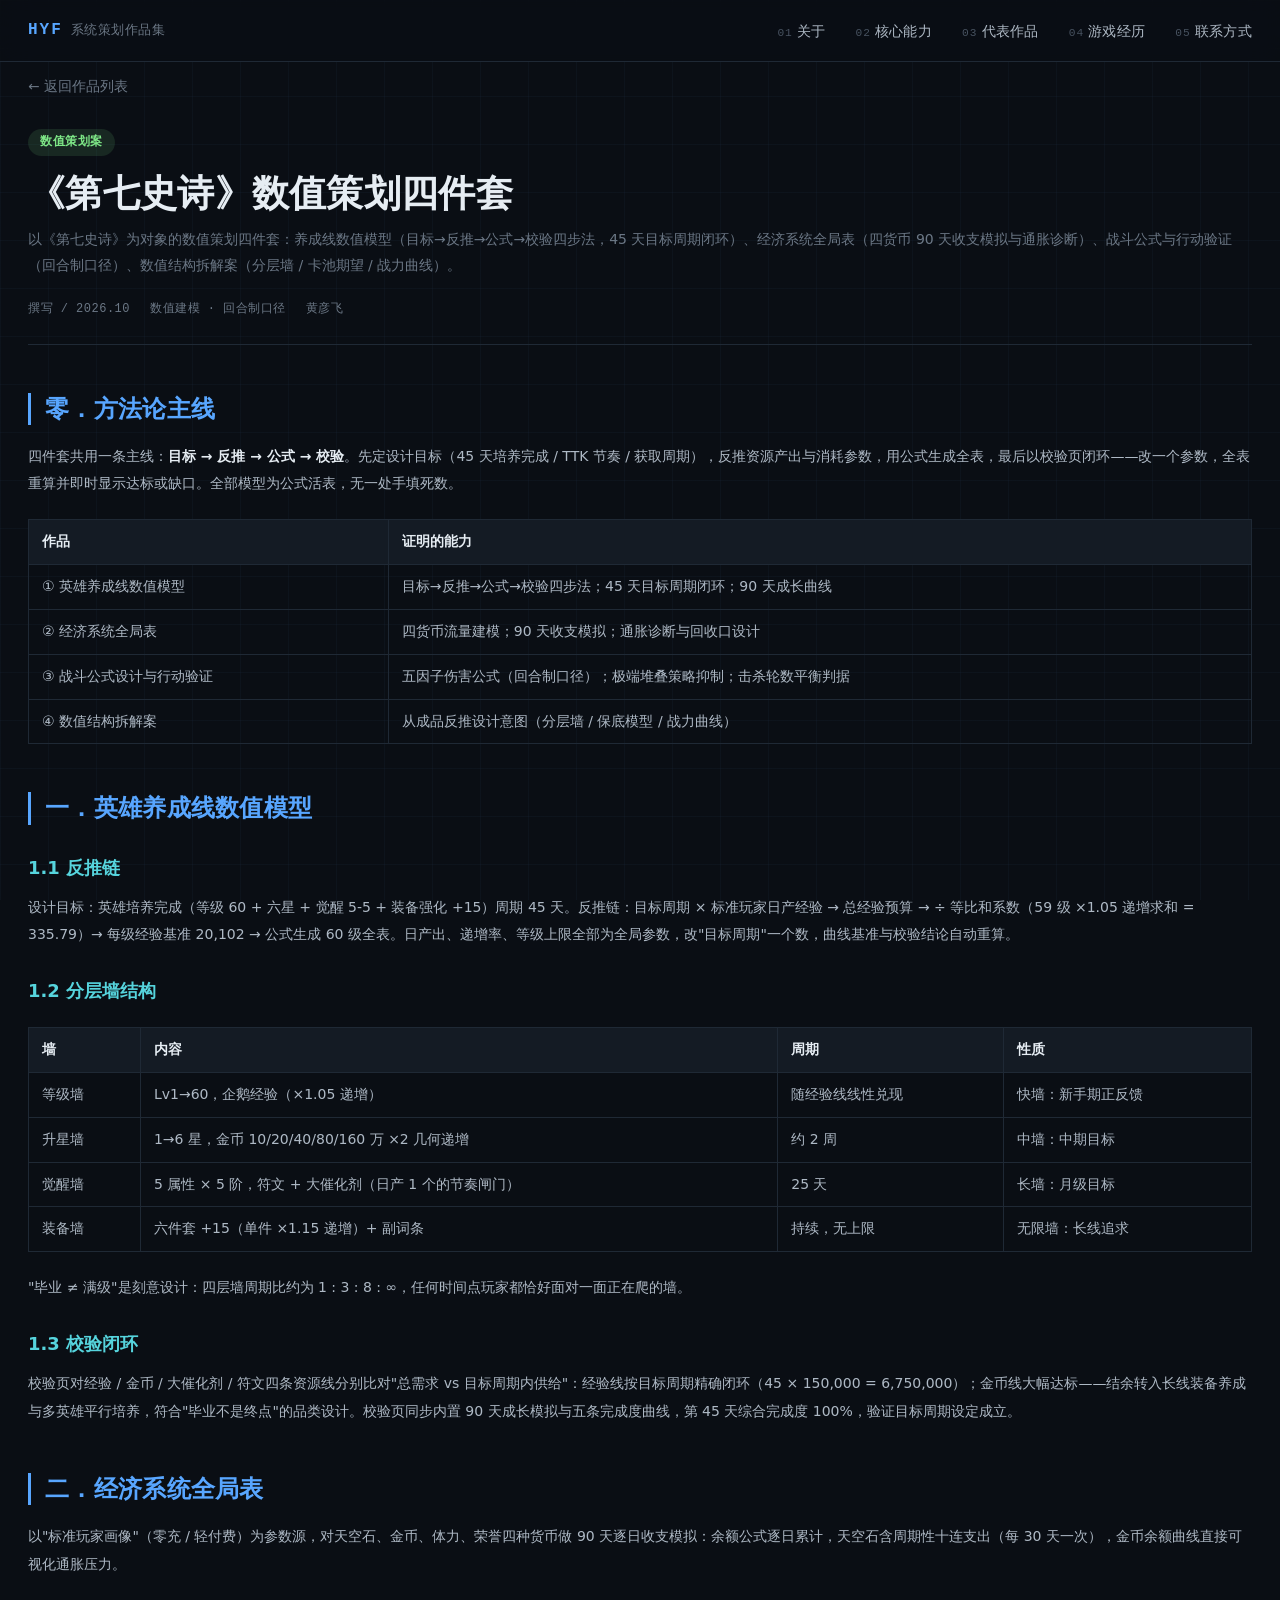
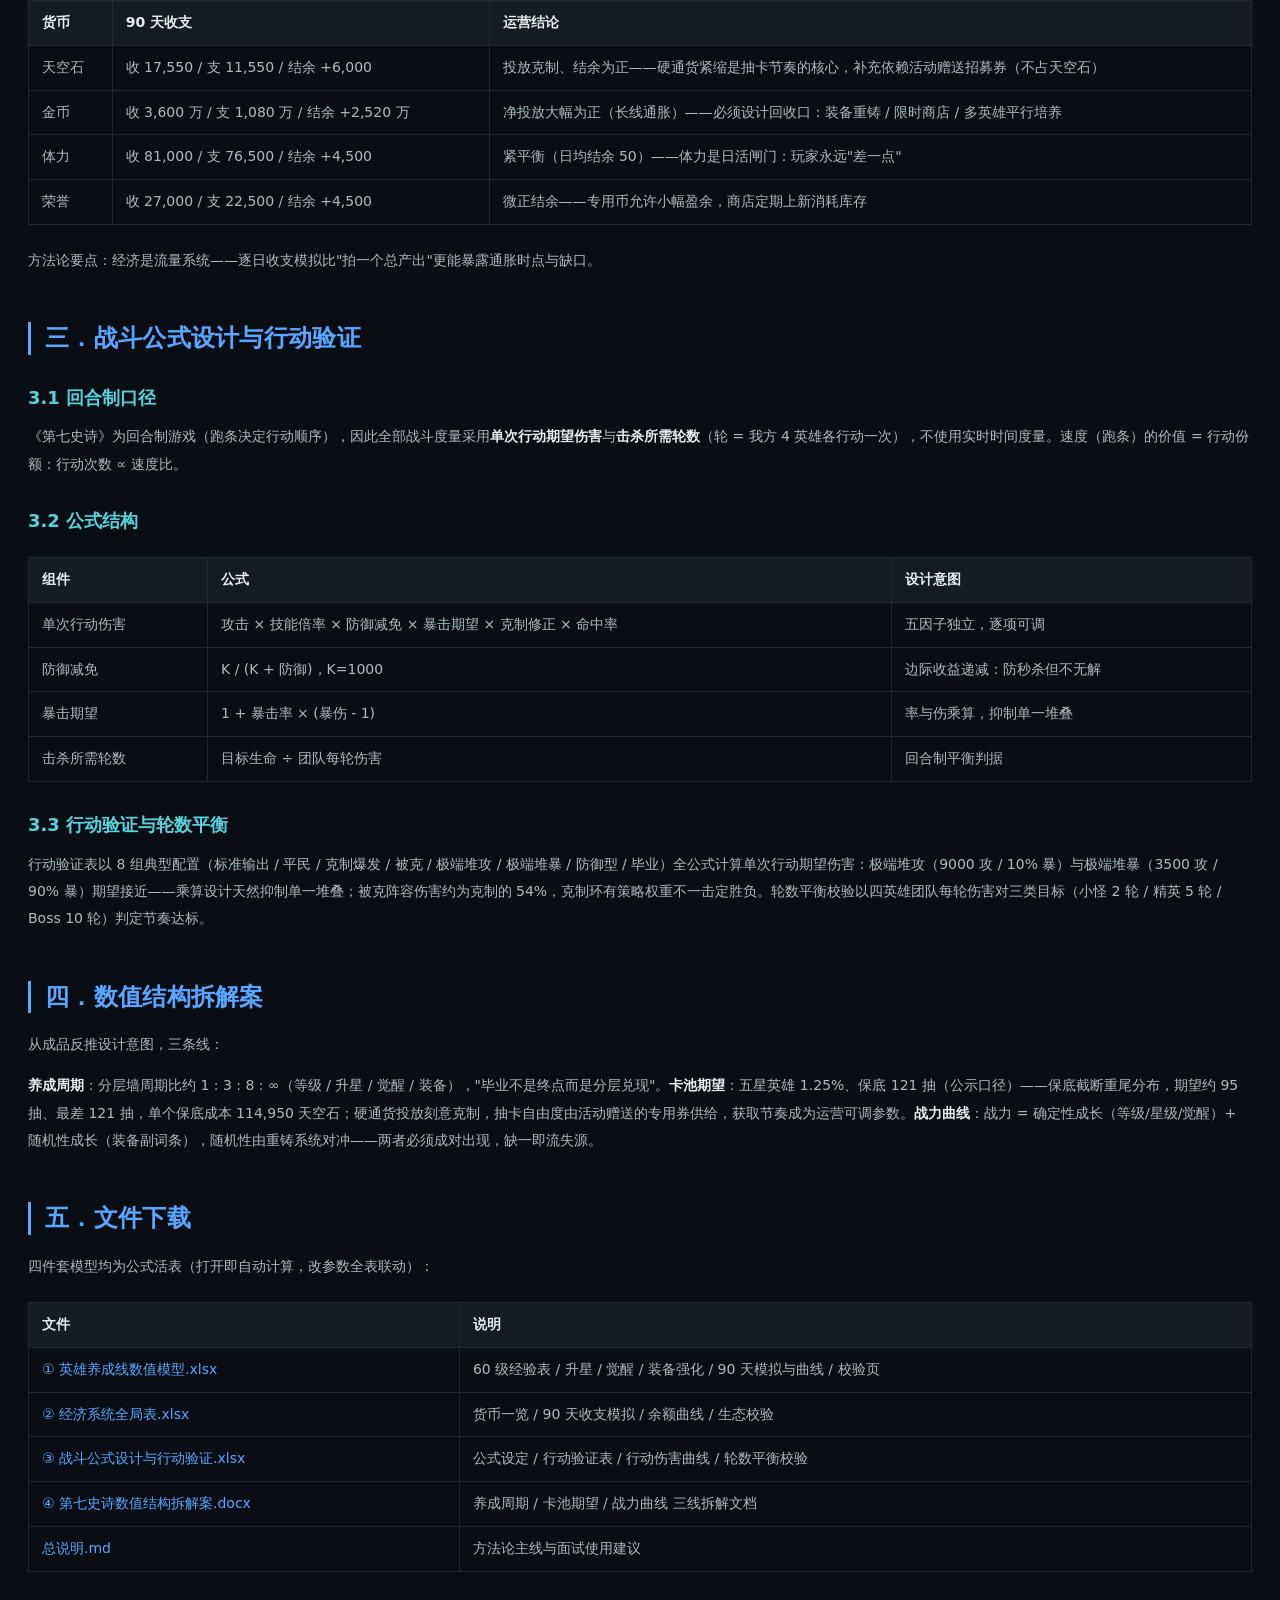
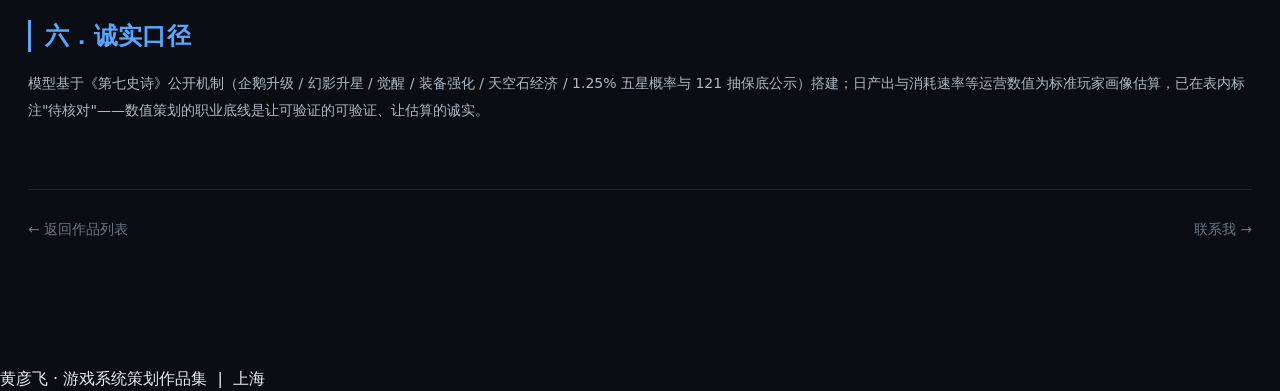
<file: works/e7-numeric-model.html>
<!DOCTYPE html>
<html lang="zh-CN">
<head>
<meta charset="UTF-8">
<meta name="viewport" content="width=device-width, initial-scale=1">
<title>《第七史诗》数值策划四件套 · 黄彦飞</title>
<meta name="description" content="《第七史诗》数值策划四件套 — 系统策划作品集 by 黄彦飞">
<link rel="stylesheet" href="../assets/styles.css">
</head>
<body>
<nav class="nav">
  <div class="nav__inner">
    <a class="nav__logo" href="../index.html">HYF<span>系统策划作品集</span></a>
    <button class="nav__toggle" aria-label="菜单">&#9776;</button>
    <ul class="nav__links">
      <li><a href="../index.html#about"><em>01</em>关于</a></li>
      <li><a href="../index.html#skills"><em>02</em>核心能力</a></li>
      <li><a href="../index.html#work"><em>03</em>代表作品</a></li>
      <li><a href="../index.html#play"><em>04</em>游戏经历</a></li>
      <li><a href="../index.html#contact"><em>05</em>联系方式</a></li>
    </ul>
  </div>
</nav>

<main class="page">
  <div class="page__body">
    <a class="page__back" href="../index.html#work">&#8592; 返回作品列表</a>

    <header class="doc-head">
      <span class="doc-head__tag tag--numeric">数值策划案</span>
      <h1>《第七史诗》数值策划四件套</h1>
      <p class="doc-head__desc">以《第七史诗》为对象的数值策划四件套：养成线数值模型（目标→反推→公式→校验四步法，45 天目标周期闭环）、经济系统全局表（四货币 90 天收支模拟与通胀诊断）、战斗公式与行动验证（回合制口径）、数值结构拆解案（分层墙 / 卡池期望 / 战力曲线）。</p>
      <div class="doc-meta">
        <span>撰写 / 2026.10</span>
        <span>数值建模 · 回合制口径</span>
        <span>黄彦飞</span>
      </div>
    </header>

    <article class="doc">
<h2>零．方法论主线</h2>
<p>四件套共用一条主线：<strong>目标 → 反推 → 公式 → 校验</strong>。先定设计目标（45 天培养完成 / TTK 节奏 / 获取周期），反推资源产出与消耗参数，用公式生成全表，最后以校验页闭环——改一个参数，全表重算并即时显示达标或缺口。全部模型为公式活表，无一处手填死数。</p>
<div class="table-scroll"><table><tr><th>作品</th><th>证明的能力</th></tr><tr><td>① 英雄养成线数值模型</td><td>目标→反推→公式→校验四步法；45 天目标周期闭环；90 天成长曲线</td></tr><tr><td>② 经济系统全局表</td><td>四货币流量建模；90 天收支模拟；通胀诊断与回收口设计</td></tr><tr><td>③ 战斗公式设计与行动验证</td><td>五因子伤害公式（回合制口径）；极端堆叠策略抑制；击杀轮数平衡判据</td></tr><tr><td>④ 数值结构拆解案</td><td>从成品反推设计意图（分层墙 / 保底模型 / 战力曲线）</td></tr></table></div>

<h2 id="growth">一．英雄养成线数值模型</h2>
<h3>1.1 反推链</h3>
<p>设计目标：英雄培养完成（等级 60 + 六星 + 觉醒 5-5 + 装备强化 +15）周期 45 天。反推链：目标周期 × 标准玩家日产经验 → 总经验预算 → ÷ 等比和系数（59 级 ×1.05 递增求和 = 335.79）→ 每级经验基准 20,102 → 公式生成 60 级全表。日产出、递增率、等级上限全部为全局参数，改"目标周期"一个数，曲线基准与校验结论自动重算。</p>
<h3>1.2 分层墙结构</h3>
<div class="table-scroll"><table><tr><th>墙</th><th>内容</th><th>周期</th><th>性质</th></tr><tr><td>等级墙</td><td>Lv1→60，企鹅经验（×1.05 递增）</td><td>随经验线线性兑现</td><td>快墙：新手期正反馈</td></tr><tr><td>升星墙</td><td>1→6 星，金币 10/20/40/80/160 万 ×2 几何递增</td><td>约 2 周</td><td>中墙：中期目标</td></tr><tr><td>觉醒墙</td><td>5 属性 × 5 阶，符文 + 大催化剂（日产 1 个的节奏闸门）</td><td>25 天</td><td>长墙：月级目标</td></tr><tr><td>装备墙</td><td>六件套 +15（单件 ×1.15 递增）+ 副词条</td><td>持续，无上限</td><td>无限墙：长线追求</td></tr></table></div>
<p>"毕业 ≠ 满级"是刻意设计：四层墙周期比约为 1 : 3 : 8 : ∞，任何时间点玩家都恰好面对一面正在爬的墙。</p>
<h3>1.3 校验闭环</h3>
<p>校验页对经验 / 金币 / 大催化剂 / 符文四条资源线分别比对"总需求 vs 目标周期内供给"：经验线按目标周期精确闭环（45 × 150,000 = 6,750,000）；金币线大幅达标——结余转入长线装备养成与多英雄平行培养，符合"毕业不是终点"的品类设计。校验页同步内置 90 天成长模拟与五条完成度曲线，第 45 天综合完成度 100%，验证目标周期设定成立。</p>

<h2 id="economy">二．经济系统全局表</h2>
<p>以"标准玩家画像"（零充 / 轻付费）为参数源，对天空石、金币、体力、荣誉四种货币做 90 天逐日收支模拟：余额公式逐日累计，天空石含周期性十连支出（每 30 天一次），金币余额曲线直接可视化通胀压力。</p>
<div class="table-scroll"><table><tr><th>货币</th><th>90 天收支</th><th>运营结论</th></tr><tr><td>天空石</td><td>收 17,550 / 支 11,550 / 结余 +6,000</td><td>投放克制、结余为正——硬通货紧缩是抽卡节奏的核心，补充依赖活动赠送招募券（不占天空石）</td></tr><tr><td>金币</td><td>收 3,600 万 / 支 1,080 万 / 结余 +2,520 万</td><td>净投放大幅为正（长线通胀）——必须设计回收口：装备重铸 / 限时商店 / 多英雄平行培养</td></tr><tr><td>体力</td><td>收 81,000 / 支 76,500 / 结余 +4,500</td><td>紧平衡（日均结余 50）——体力是日活闸门：玩家永远"差一点"</td></tr><tr><td>荣誉</td><td>收 27,000 / 支 22,500 / 结余 +4,500</td><td>微正结余——专用币允许小幅盈余，商店定期上新消耗库存</td></tr></table></div>
<p>方法论要点：经济是流量系统——逐日收支模拟比"拍一个总产出"更能暴露通胀时点与缺口。</p>

<h2 id="combat">三．战斗公式设计与行动验证</h2>
<h3>3.1 回合制口径</h3>
<p>《第七史诗》为回合制游戏（跑条决定行动顺序），因此全部战斗度量采用<strong>单次行动期望伤害</strong>与<strong>击杀所需轮数</strong>（轮 = 我方 4 英雄各行动一次），不使用实时时间度量。速度（跑条）的价值 = 行动份额：行动次数 ∝ 速度比。</p>
<h3>3.2 公式结构</h3>
<div class="table-scroll"><table><tr><th>组件</th><th>公式</th><th>设计意图</th></tr><tr><td>单次行动伤害</td><td>攻击 × 技能倍率 × 防御减免 × 暴击期望 × 克制修正 × 命中率</td><td>五因子独立，逐项可调</td></tr><tr><td>防御减免</td><td>K / (K + 防御)，K=1000</td><td>边际收益递减：防秒杀但不无解</td></tr><tr><td>暴击期望</td><td>1 + 暴击率 × (暴伤 - 1)</td><td>率与伤乘算，抑制单一堆叠</td></tr><tr><td>击杀所需轮数</td><td>目标生命 ÷ 团队每轮伤害</td><td>回合制平衡判据</td></tr></table></div>
<h3>3.3 行动验证与轮数平衡</h3>
<p>行动验证表以 8 组典型配置（标准输出 / 平民 / 克制爆发 / 被克 / 极端堆攻 / 极端堆暴 / 防御型 / 毕业）全公式计算单次行动期望伤害：极端堆攻（9000 攻 / 10% 暴）与极端堆暴（3500 攻 / 90% 暴）期望接近——乘算设计天然抑制单一堆叠；被克阵容伤害约为克制的 54%，克制环有策略权重不一击定胜负。轮数平衡校验以四英雄团队每轮伤害对三类目标（小怪 2 轮 / 精英 5 轮 / Boss 10 轮）判定节奏达标。</p>

<h2 id="teardown">四．数值结构拆解案</h2>
<p>从成品反推设计意图，三条线：</p>
<p><strong>养成周期</strong>：分层墙周期比约 1 : 3 : 8 : ∞（等级 / 升星 / 觉醒 / 装备），"毕业不是终点而是分层兑现"。<strong>卡池期望</strong>：五星英雄 1.25%、保底 121 抽（公示口径）——保底截断重尾分布，期望约 95 抽、最差 121 抽，单个保底成本 114,950 天空石；硬通货投放刻意克制，抽卡自由度由活动赠送的专用券供给，获取节奏成为运营可调参数。<strong>战力曲线</strong>：战力 = 确定性成长（等级/星级/觉醒）+ 随机性成长（装备副词条），随机性由重铸系统对冲——两者必须成对出现，缺一即流失源。</p>

<h2>五．文件下载</h2>
<p>四件套模型均为公式活表（打开即自动计算，改参数全表联动）：</p>
<div class="table-scroll"><table><tr><th>文件</th><th>说明</th></tr><tr><td><a href="../files/① 英雄养成线数值模型.xlsx">① 英雄养成线数值模型.xlsx</a></td><td>60 级经验表 / 升星 / 觉醒 / 装备强化 / 90 天模拟与曲线 / 校验页</td></tr><tr><td><a href="../files/② 经济系统全局表.xlsx">② 经济系统全局表.xlsx</a></td><td>货币一览 / 90 天收支模拟 / 余额曲线 / 生态校验</td></tr><tr><td><a href="../files/③ 战斗公式设计与行动验证.xlsx">③ 战斗公式设计与行动验证.xlsx</a></td><td>公式设定 / 行动验证表 / 行动伤害曲线 / 轮数平衡校验</td></tr><tr><td><a href="../files/④ 第七史诗数值结构拆解案.docx">④ 第七史诗数值结构拆解案.docx</a></td><td>养成周期 / 卡池期望 / 战力曲线 三线拆解文档</td></tr><tr><td><a href="../files/第七史诗_数值四件套_总说明.md">总说明.md</a></td><td>方法论主线与面试使用建议</td></tr></table></div>

<h2>六．诚实口径</h2>
<p>模型基于《第七史诗》公开机制（企鹅升级 / 幻影升星 / 觉醒 / 装备强化 / 天空石经济 / 1.25% 五星概率与 121 抽保底公示）搭建；日产出与消耗速率等运营数值为标准玩家画像估算，已在表内标注"待核对"——数值策划的职业底线是让可验证的可验证、让估算的诚实。</p>
    </article>

    <div class="doc-foot">
      <a class="page__back" href="../index.html#work">&#8592; 返回作品列表</a>
      <a class="page__back" href="../index.html#contact">联系我 &#8594;</a>
    </div>
  </div>
</main>

<footer class="footer">黄彦飞 · 游戏系统策划作品集 &nbsp;|&nbsp; 上海</footer>
<script src="../assets/main.js"></script>
</body>
</html>
</file>
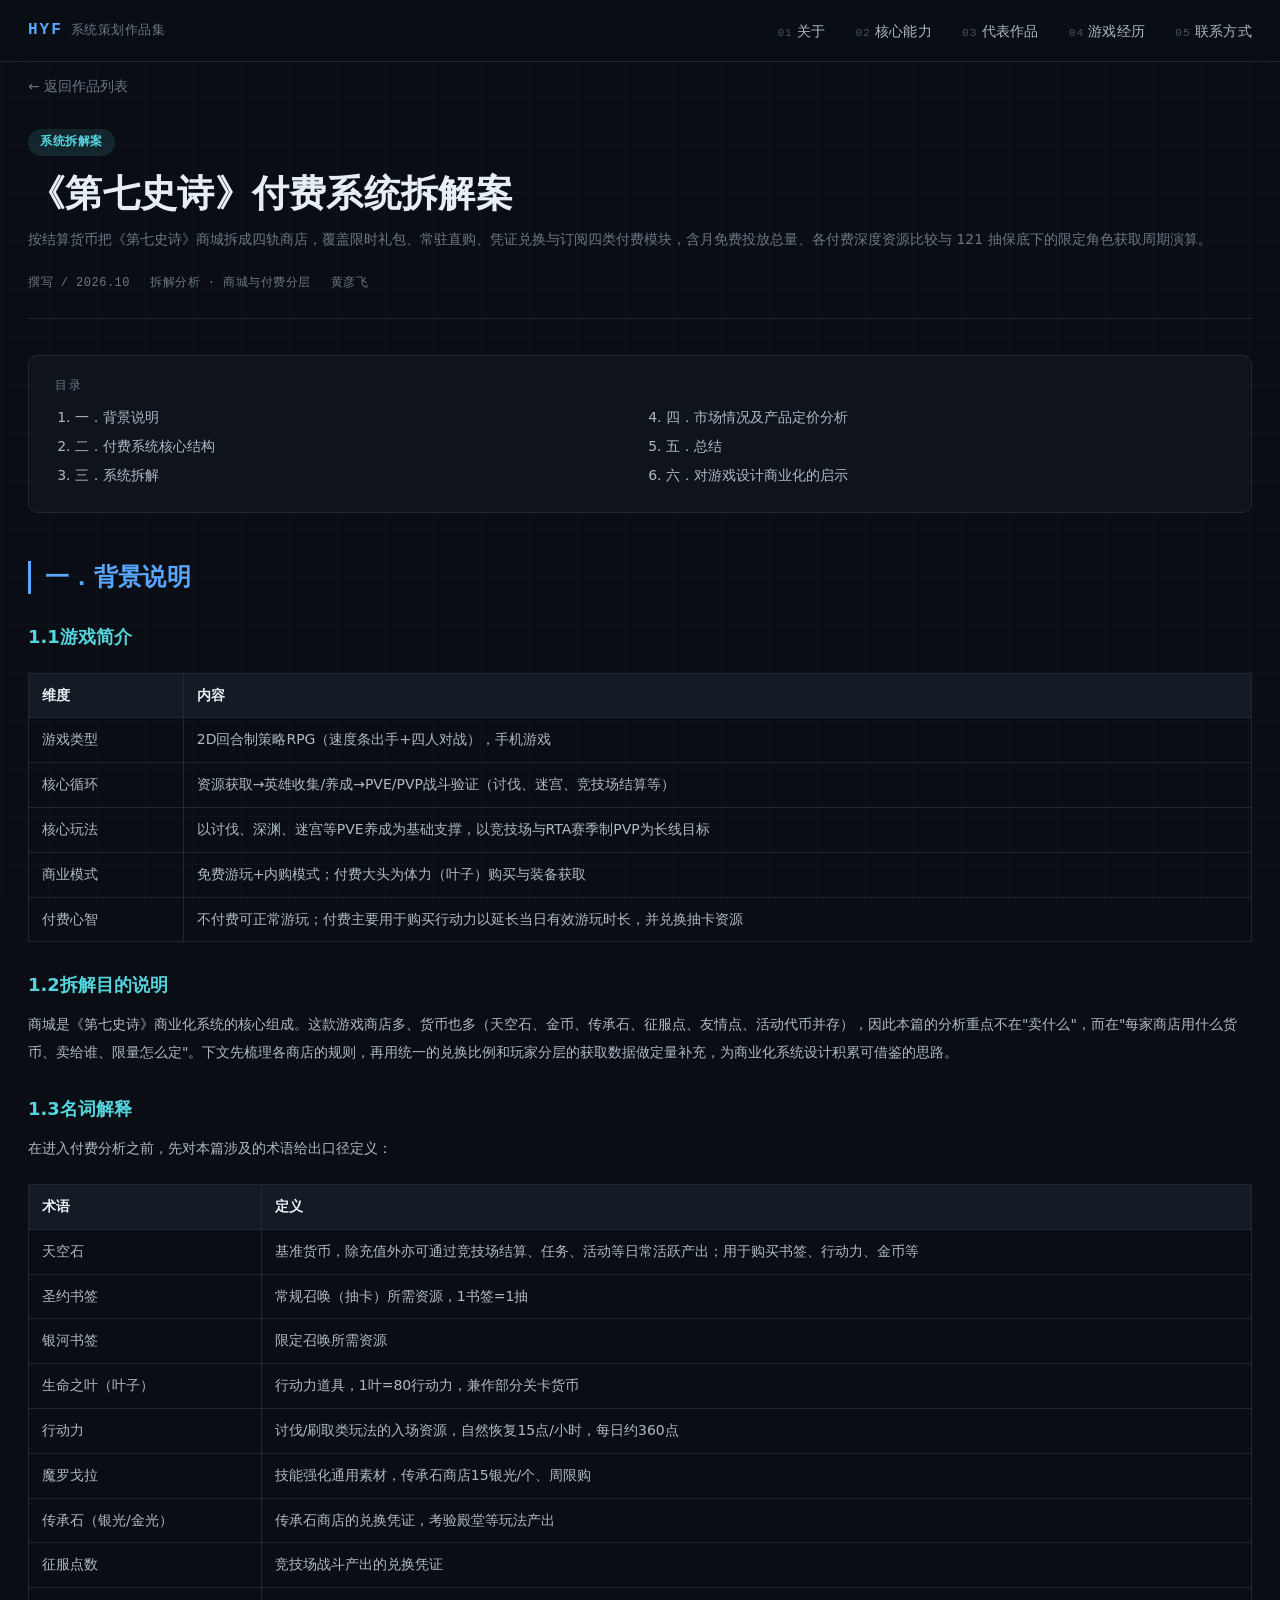
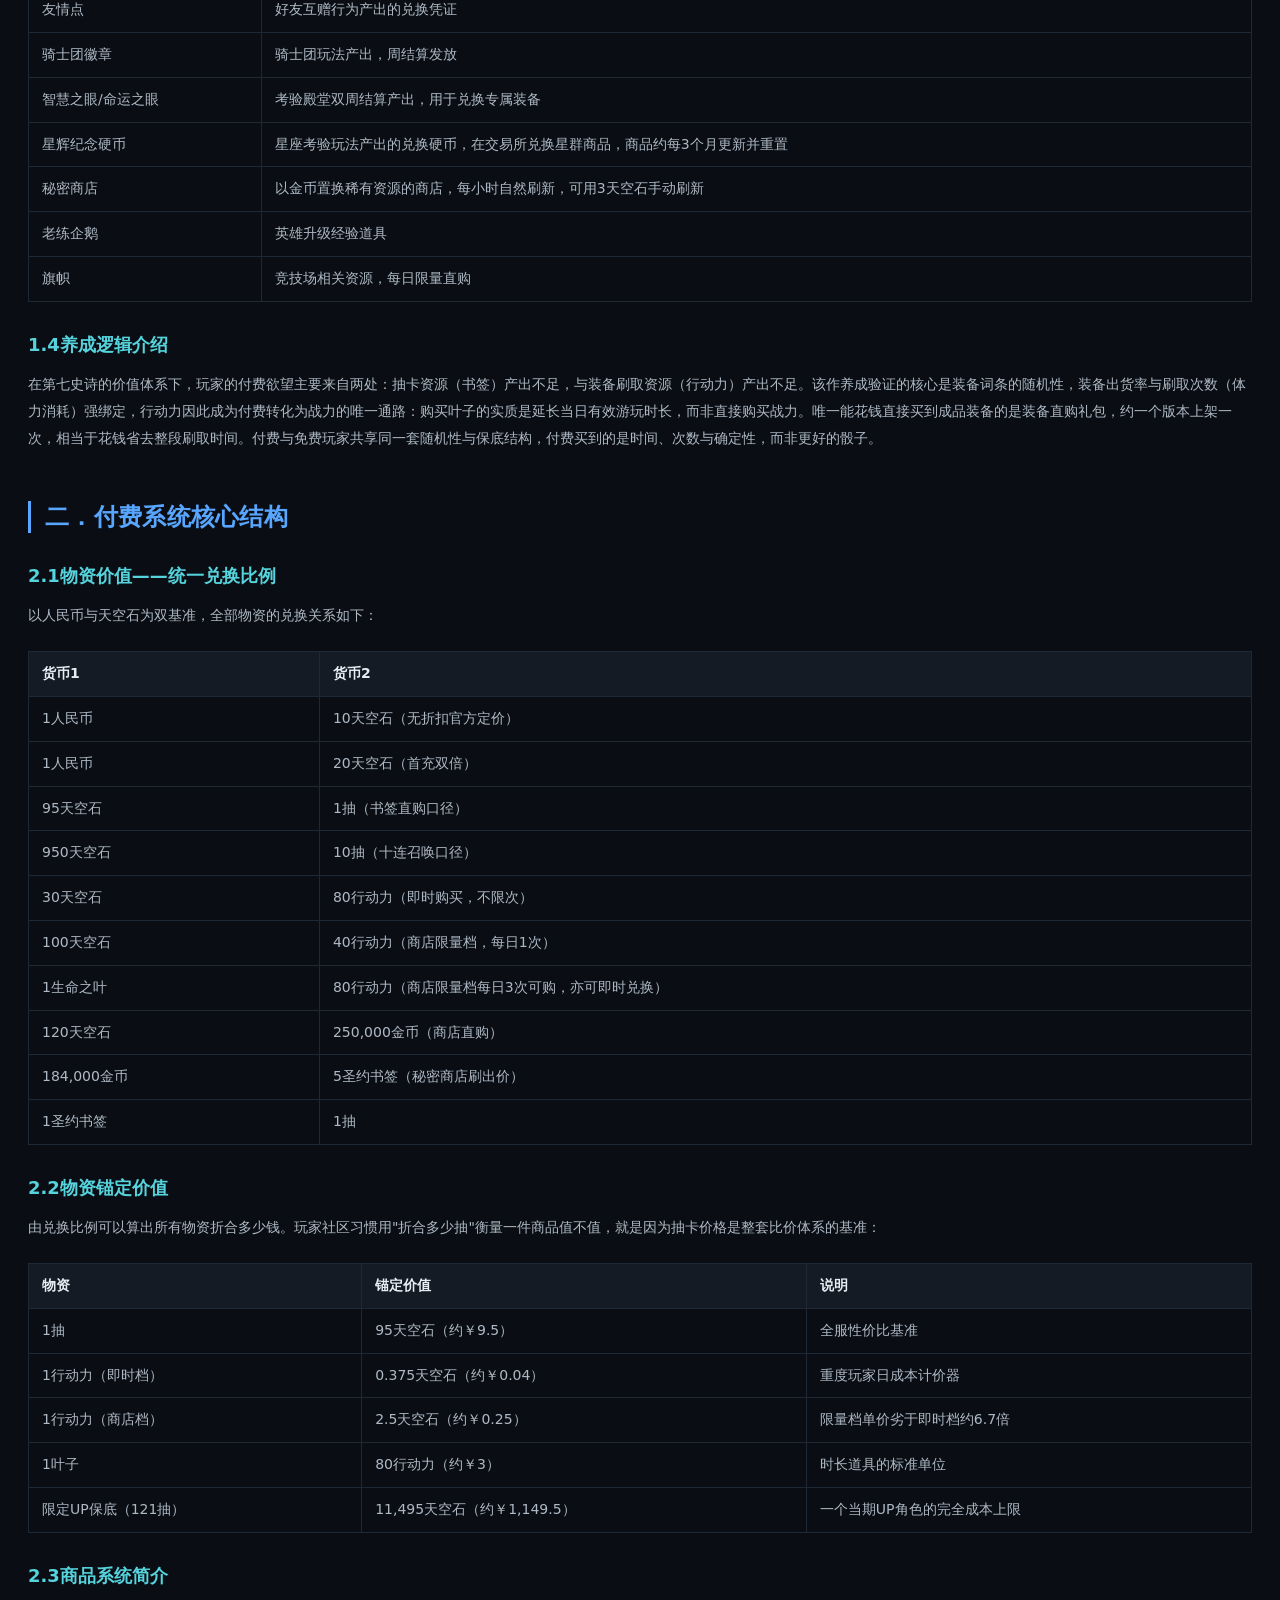
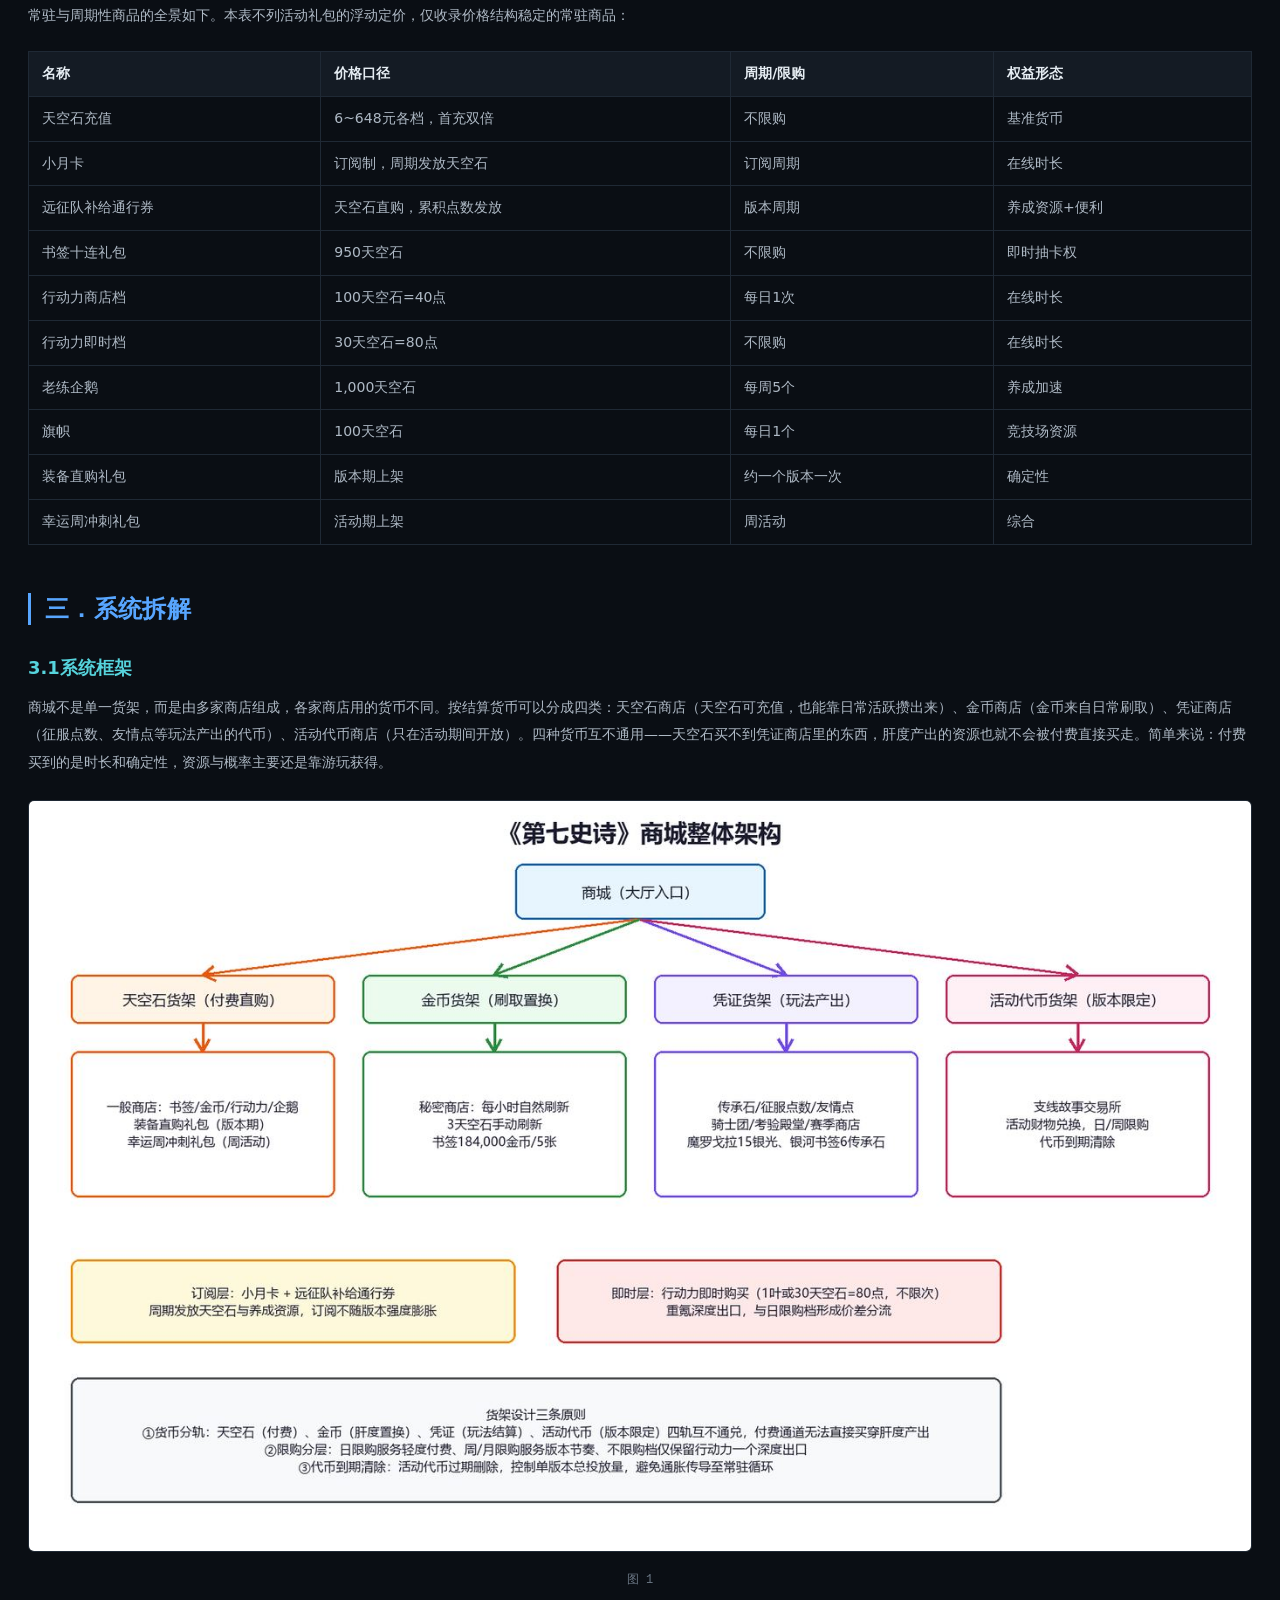
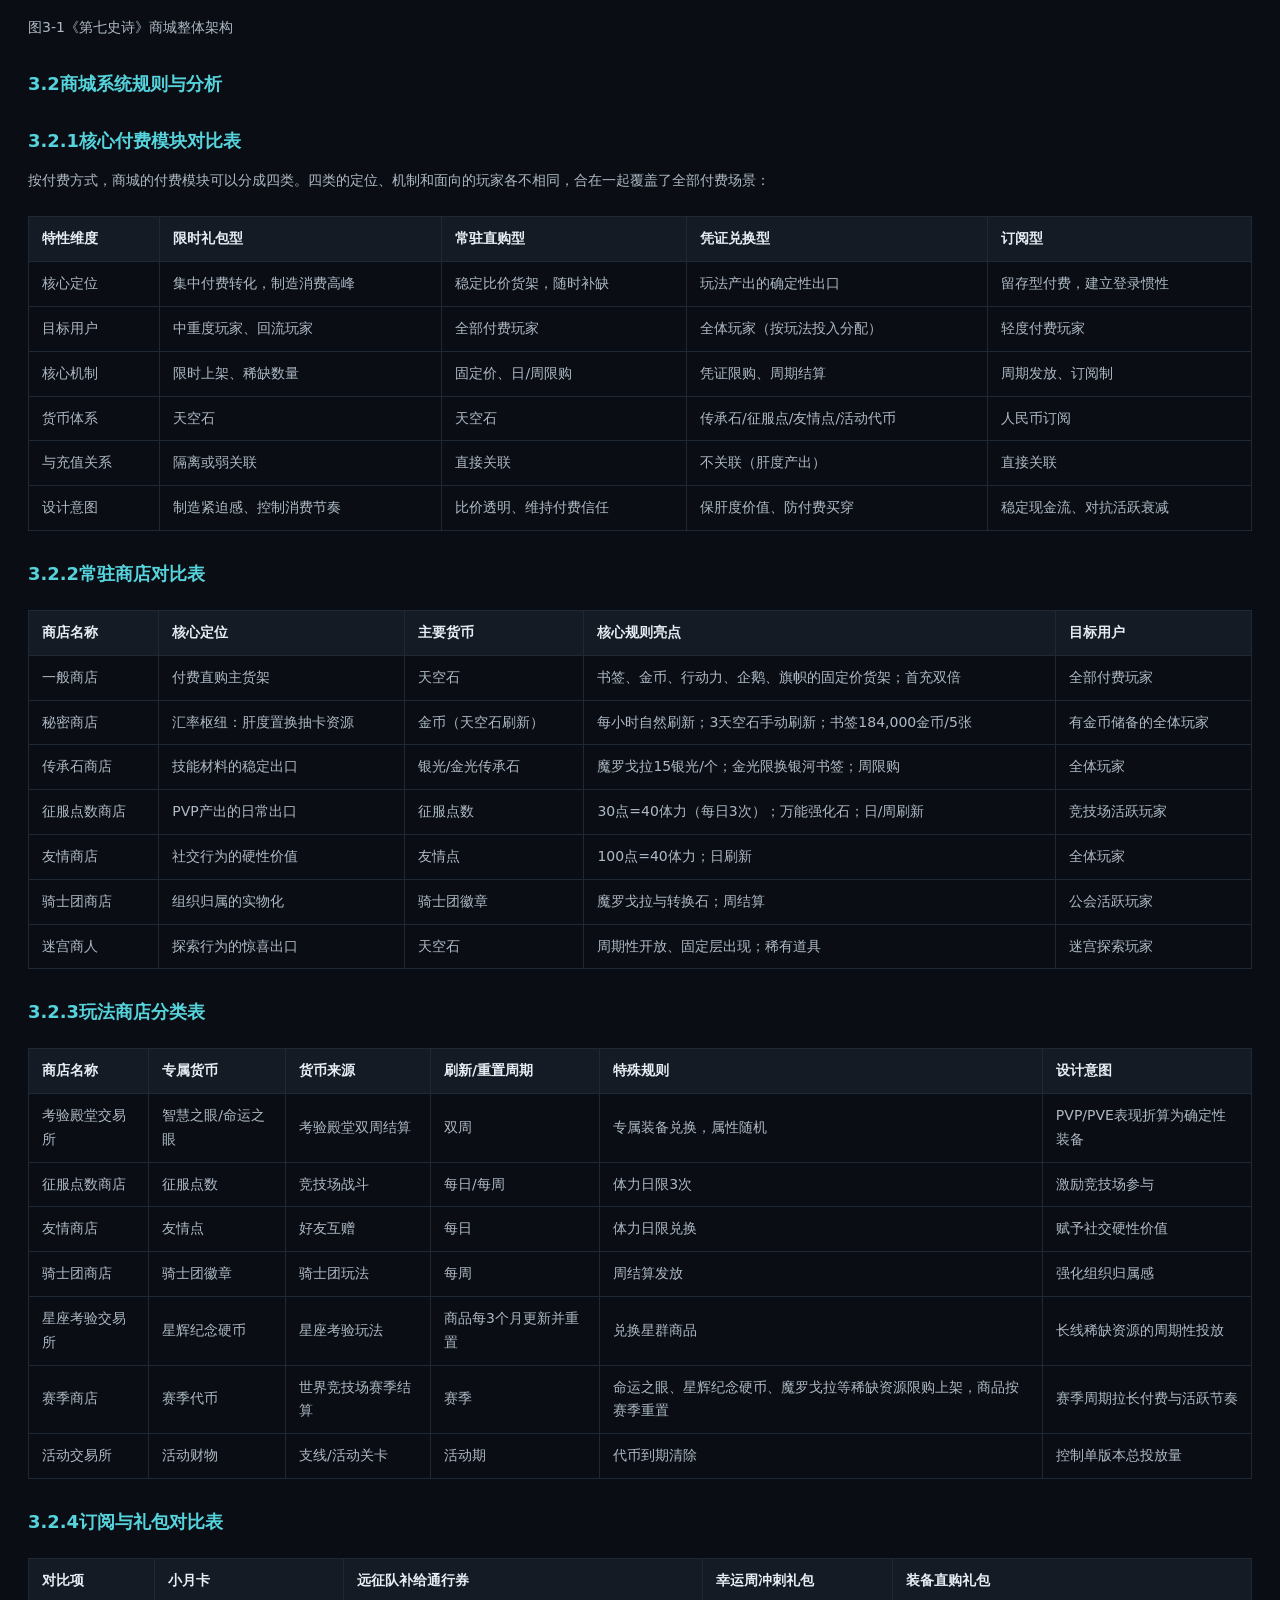
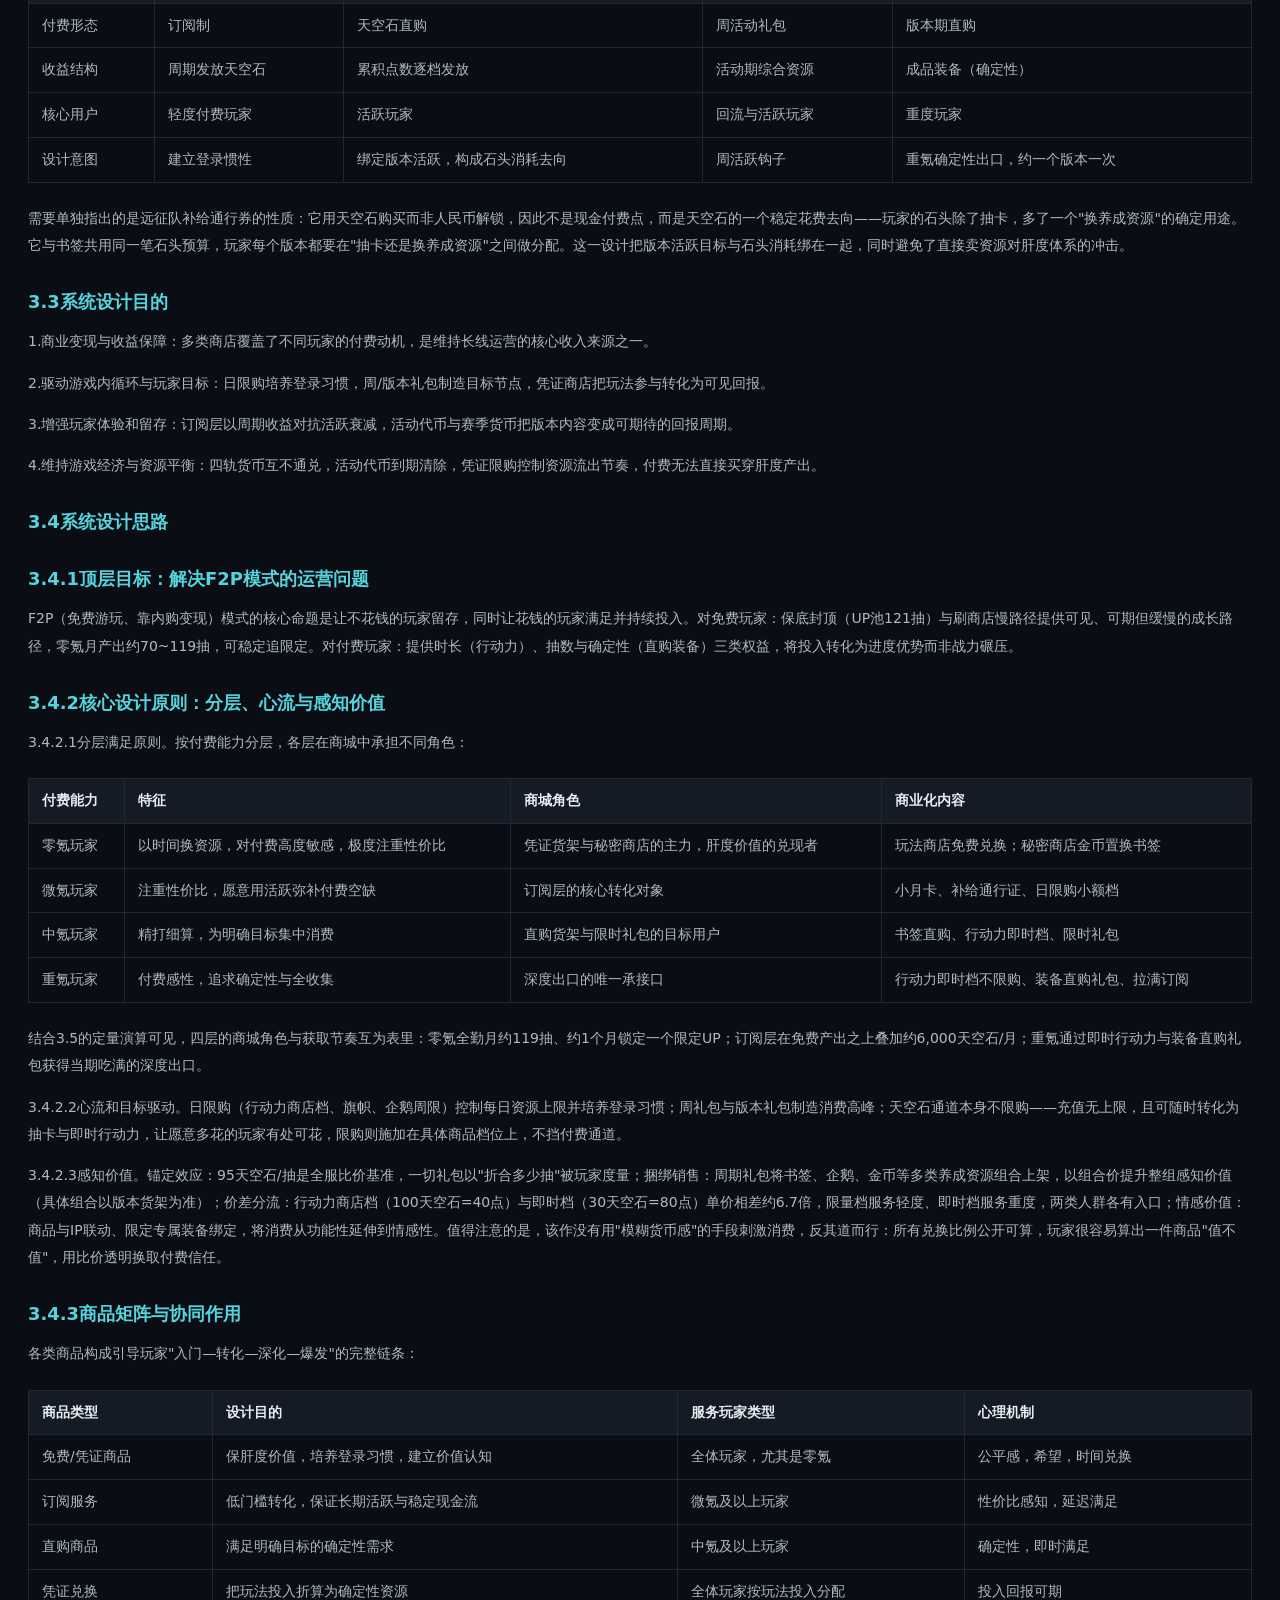
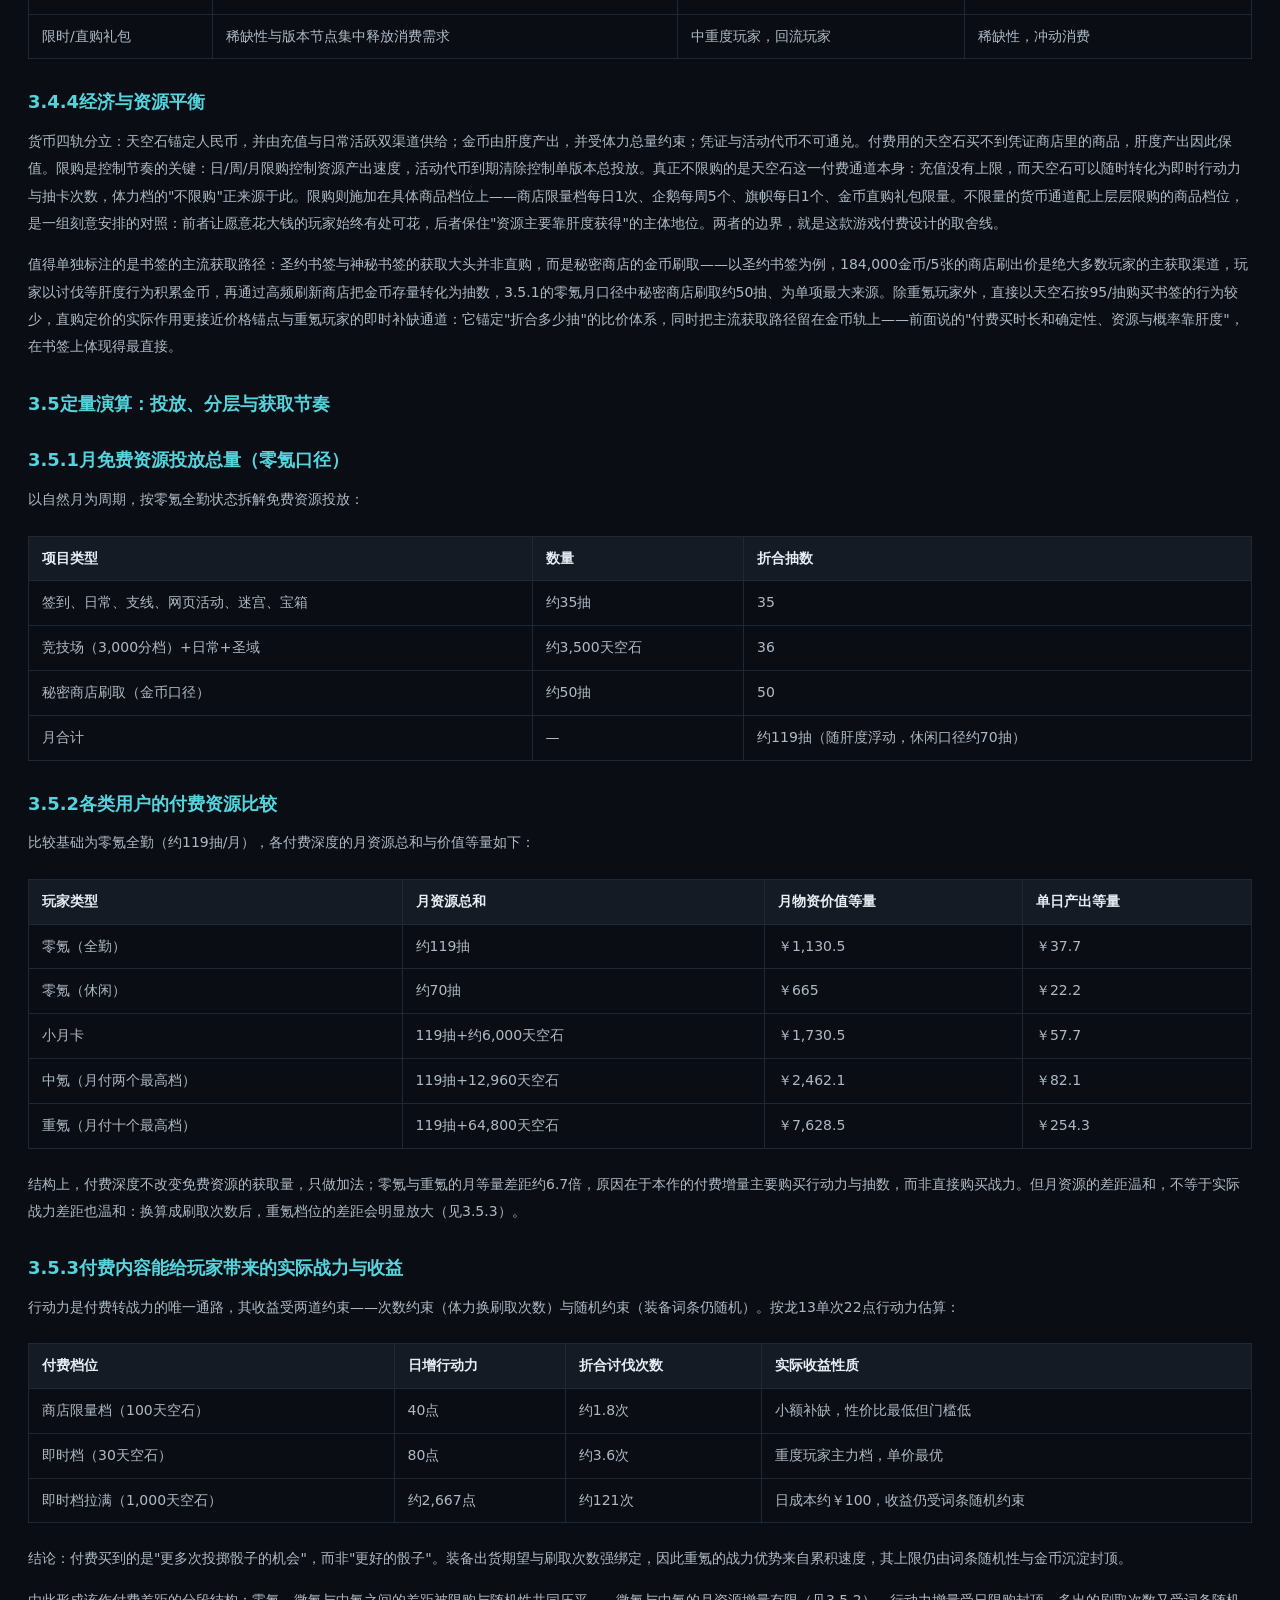
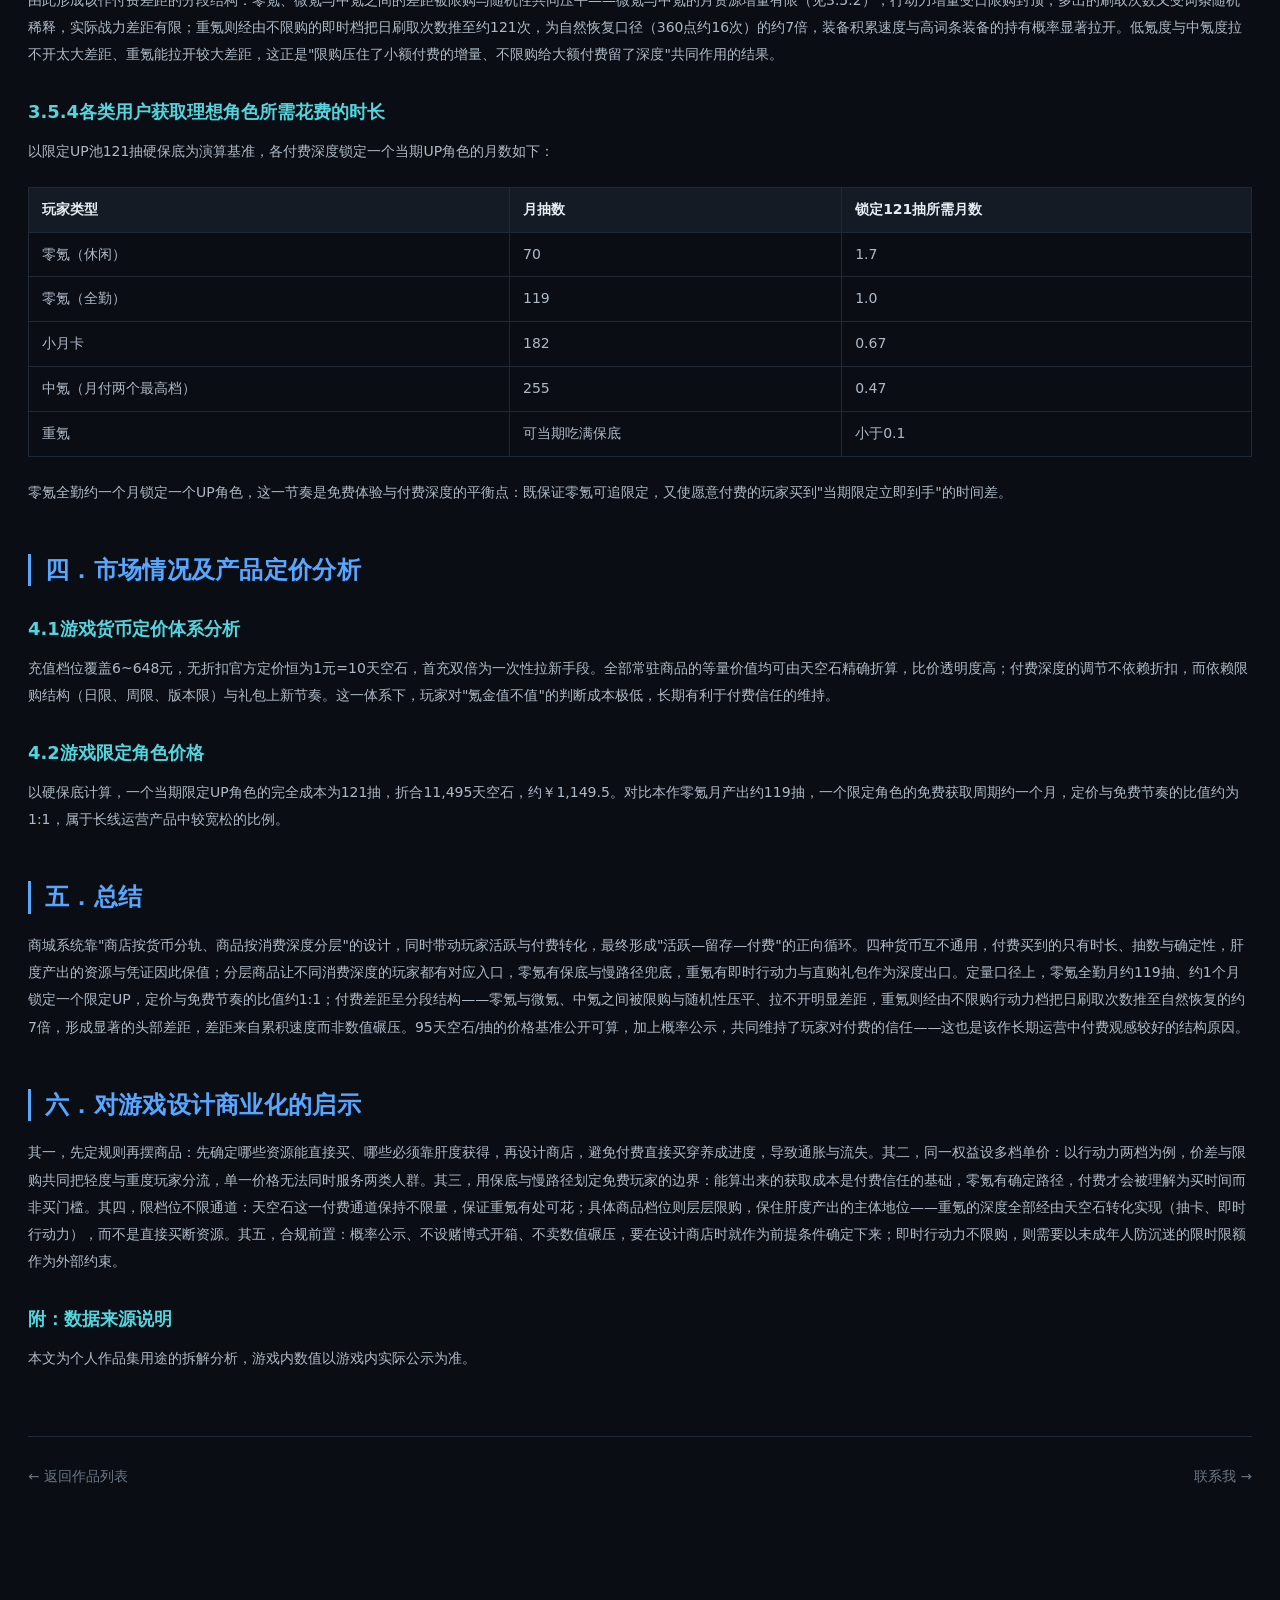
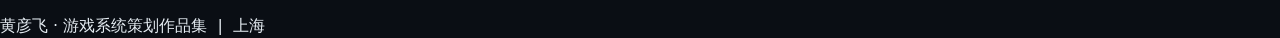
<file: works/e7-payment-analysis.html>
<!DOCTYPE html>
<html lang="zh-CN">
<head>
<meta charset="UTF-8">
<meta name="viewport" content="width=device-width, initial-scale=1">
<title>《第七史诗》付费系统拆解案 · 黄彦飞</title>
<meta name="description" content="《第七史诗》付费系统拆解案 — 系统策划作品集 by 黄彦飞">
<link rel="stylesheet" href="../assets/styles.css">
</head>
<body>
<nav class="nav">
  <div class="nav__inner">
    <a class="nav__logo" href="../index.html">HYF<span>系统策划作品集</span></a>
    <button class="nav__toggle" aria-label="菜单">&#9776;</button>
    <ul class="nav__links">
      <li><a href="../index.html#about"><em>01</em>关于</a></li>
      <li><a href="../index.html#skills"><em>02</em>核心能力</a></li>
      <li><a href="../index.html#work"><em>03</em>代表作品</a></li>
      <li><a href="../index.html#play"><em>04</em>游戏经历</a></li>
      <li><a href="../index.html#contact"><em>05</em>联系方式</a></li>
    </ul>
  </div>
</nav>

<main class="page">
  <div class="page__body">
    <a class="page__back" href="../index.html#work">&#8592; 返回作品列表</a>

    <header class="doc-head">
      <span class="doc-head__tag tag--analysis">系统拆解案</span>
      <h1>《第七史诗》付费系统拆解案</h1>
      <p class="doc-head__desc">按结算货币把《第七史诗》商城拆成四轨商店，覆盖限时礼包、常驻直购、凭证兑换与订阅四类付费模块，含月免费投放总量、各付费深度资源比较与 121 抽保底下的限定角色获取周期演算。</p>
      <div class="doc-meta">
        <span>撰写 / 2026.10</span>
        <span>拆解分析 · 商城与付费分层</span>
        <span>黄彦飞</span>
      </div>
    </header>

    <nav class="doc-nav" id="toc-box" style="display:none">
      <div class="doc-nav__title">目录</div>
      <ol id="toc-list"></ol>
    </nav>

    <article class="doc">
<h2>一．背景说明</h2>
<h3>1.1游戏简介</h3>
<div class="table-scroll"><table><tr><th>维度</th><th>内容</th></tr><tr><td>游戏类型</td><td>2D回合制策略RPG（速度条出手+四人对战），手机游戏</td></tr><tr><td>核心循环</td><td>资源获取→英雄收集/养成→PVE/PVP战斗验证（讨伐、迷宫、竞技场结算等）</td></tr><tr><td>核心玩法</td><td>以讨伐、深渊、迷宫等PVE养成为基础支撑，以竞技场与RTA赛季制PVP为长线目标</td></tr><tr><td>商业模式</td><td>免费游玩+内购模式；付费大头为体力（叶子）购买与装备获取</td></tr><tr><td>付费心智</td><td>不付费可正常游玩；付费主要用于购买行动力以延长当日有效游玩时长，并兑换抽卡资源</td></tr></table></div>
<h3>1.2拆解目的说明</h3>
<p>商城是《第七史诗》商业化系统的核心组成。这款游戏商店多、货币也多（天空石、金币、传承石、征服点、友情点、活动代币并存），因此本篇的分析重点不在"卖什么"，而在"每家商店用什么货币、卖给谁、限量怎么定"。下文先梳理各商店的规则，再用统一的兑换比例和玩家分层的获取数据做定量补充，为商业化系统设计积累可借鉴的思路。</p>
<h3>1.3名词解释</h3>
<p>在进入付费分析之前，先对本篇涉及的术语给出口径定义：</p>
<div class="table-scroll"><table><tr><th>术语</th><th>定义</th></tr><tr><td>天空石</td><td>基准货币，除充值外亦可通过竞技场结算、任务、活动等日常活跃产出；用于购买书签、行动力、金币等</td></tr><tr><td>圣约书签</td><td>常规召唤（抽卡）所需资源，1书签=1抽</td></tr><tr><td>银河书签</td><td>限定召唤所需资源</td></tr><tr><td>生命之叶（叶子）</td><td>行动力道具，1叶=80行动力，兼作部分关卡货币</td></tr><tr><td>行动力</td><td>讨伐/刷取类玩法的入场资源，自然恢复15点/小时，每日约360点</td></tr><tr><td>魔罗戈拉</td><td>技能强化通用素材，传承石商店15银光/个、周限购</td></tr><tr><td>传承石（银光/金光）</td><td>传承石商店的兑换凭证，考验殿堂等玩法产出</td></tr><tr><td>征服点数</td><td>竞技场战斗产出的兑换凭证</td></tr><tr><td>友情点</td><td>好友互赠行为产出的兑换凭证</td></tr><tr><td>骑士团徽章</td><td>骑士团玩法产出，周结算发放</td></tr><tr><td>智慧之眼/命运之眼</td><td>考验殿堂双周结算产出，用于兑换专属装备</td></tr><tr><td>星辉纪念硬币</td><td>星座考验玩法产出的兑换硬币，在交易所兑换星群商品，商品约每3个月更新并重置</td></tr><tr><td>秘密商店</td><td>以金币置换稀有资源的商店，每小时自然刷新，可用3天空石手动刷新</td></tr><tr><td>老练企鹅</td><td>英雄升级经验道具</td></tr><tr><td>旗帜</td><td>竞技场相关资源，每日限量直购</td></tr></table></div>
<h3>1.4养成逻辑介绍</h3>
<p>在第七史诗的价值体系下，玩家的付费欲望主要来自两处：抽卡资源（书签）产出不足，与装备刷取资源（行动力）产出不足。该作养成验证的核心是装备词条的随机性，装备出货率与刷取次数（体力消耗）强绑定，行动力因此成为付费转化为战力的唯一通路：购买叶子的实质是延长当日有效游玩时长，而非直接购买战力。唯一能花钱直接买到成品装备的是装备直购礼包，约一个版本上架一次，相当于花钱省去整段刷取时间。付费与免费玩家共享同一套随机性与保底结构，付费买到的是时间、次数与确定性，而非更好的骰子。</p>
<h2>二．付费系统核心结构</h2>
<h3>2.1物资价值——统一兑换比例</h3>
<p>以人民币与天空石为双基准，全部物资的兑换关系如下：</p>
<div class="table-scroll"><table><tr><th>货币1</th><th>货币2</th></tr><tr><td>1人民币</td><td>10天空石（无折扣官方定价）</td></tr><tr><td>1人民币</td><td>20天空石（首充双倍）</td></tr><tr><td>95天空石</td><td>1抽（书签直购口径）</td></tr><tr><td>950天空石</td><td>10抽（十连召唤口径）</td></tr><tr><td>30天空石</td><td>80行动力（即时购买，不限次）</td></tr><tr><td>100天空石</td><td>40行动力（商店限量档，每日1次）</td></tr><tr><td>1生命之叶</td><td>80行动力（商店限量档每日3次可购，亦可即时兑换）</td></tr><tr><td>120天空石</td><td>250,000金币（商店直购）</td></tr><tr><td>184,000金币</td><td>5圣约书签（秘密商店刷出价）</td></tr><tr><td>1圣约书签</td><td>1抽</td></tr></table></div>
<h3>2.2物资锚定价值</h3>
<p>由兑换比例可以算出所有物资折合多少钱。玩家社区习惯用"折合多少抽"衡量一件商品值不值，就是因为抽卡价格是整套比价体系的基准：</p>
<div class="table-scroll"><table><tr><th>物资</th><th>锚定价值</th><th>说明</th></tr><tr><td>1抽</td><td>95天空石（约￥9.5）</td><td>全服性价比基准</td></tr><tr><td>1行动力（即时档）</td><td>0.375天空石（约￥0.04）</td><td>重度玩家日成本计价器</td></tr><tr><td>1行动力（商店档）</td><td>2.5天空石（约￥0.25）</td><td>限量档单价劣于即时档约6.7倍</td></tr><tr><td>1叶子</td><td>80行动力（约￥3）</td><td>时长道具的标准单位</td></tr><tr><td>限定UP保底（121抽）</td><td>11,495天空石（约￥1,149.5）</td><td>一个当期UP角色的完全成本上限</td></tr></table></div>
<h3>2.3商品系统简介</h3>
<p>常驻与周期性商品的全景如下。本表不列活动礼包的浮动定价，仅收录价格结构稳定的常驻商品：</p>
<div class="table-scroll"><table><tr><th>名称</th><th>价格口径</th><th>周期/限购</th><th>权益形态</th></tr><tr><td>天空石充值</td><td>6~648元各档，首充双倍</td><td>不限购</td><td>基准货币</td></tr><tr><td>小月卡</td><td>订阅制，周期发放天空石</td><td>订阅周期</td><td>在线时长</td></tr><tr><td>远征队补给通行券</td><td>天空石直购，累积点数发放</td><td>版本周期</td><td>养成资源+便利</td></tr><tr><td>书签十连礼包</td><td>950天空石</td><td>不限购</td><td>即时抽卡权</td></tr><tr><td>行动力商店档</td><td>100天空石=40点</td><td>每日1次</td><td>在线时长</td></tr><tr><td>行动力即时档</td><td>30天空石=80点</td><td>不限购</td><td>在线时长</td></tr><tr><td>老练企鹅</td><td>1,000天空石</td><td>每周5个</td><td>养成加速</td></tr><tr><td>旗帜</td><td>100天空石</td><td>每日1个</td><td>竞技场资源</td></tr><tr><td>装备直购礼包</td><td>版本期上架</td><td>约一个版本一次</td><td>确定性</td></tr><tr><td>幸运周冲刺礼包</td><td>活动期上架</td><td>周活动</td><td>综合</td></tr></table></div>
<h2>三．系统拆解</h2>
<h3>3.1系统框架</h3>
<p>商城不是单一货架，而是由多家商店组成，各家商店用的货币不同。按结算货币可以分成四类：天空石商店（天空石可充值，也能靠日常活跃攒出来）、金币商店（金币来自日常刷取）、凭证商店（征服点数、友情点等玩法产出的代币）、活动代币商店（只在活动期间开放）。四种货币互不通用——天空石买不到凭证商店里的东西，肝度产出的资源也就不会被付费直接买走。简单来说：付费买到的是时长和确定性，资源与概率主要还是靠游玩获得。</p>
<figure class="figure"><img src="assets/img/e7-payment-analysis/fig01.jpg" alt="图 1"><figcaption>图 1</figcaption></figure>
<p>图3-1《第七史诗》商城整体架构</p>
<h3>3.2商城系统规则与分析</h3>
<h3>3.2.1核心付费模块对比表</h3>
<p>按付费方式，商城的付费模块可以分成四类。四类的定位、机制和面向的玩家各不相同，合在一起覆盖了全部付费场景：</p>
<div class="table-scroll"><table><tr><th>特性维度</th><th>限时礼包型</th><th>常驻直购型</th><th>凭证兑换型</th><th>订阅型</th></tr><tr><td>核心定位</td><td>集中付费转化，制造消费高峰</td><td>稳定比价货架，随时补缺</td><td>玩法产出的确定性出口</td><td>留存型付费，建立登录惯性</td></tr><tr><td>目标用户</td><td>中重度玩家、回流玩家</td><td>全部付费玩家</td><td>全体玩家（按玩法投入分配）</td><td>轻度付费玩家</td></tr><tr><td>核心机制</td><td>限时上架、稀缺数量</td><td>固定价、日/周限购</td><td>凭证限购、周期结算</td><td>周期发放、订阅制</td></tr><tr><td>货币体系</td><td>天空石</td><td>天空石</td><td>传承石/征服点/友情点/活动代币</td><td>人民币订阅</td></tr><tr><td>与充值关系</td><td>隔离或弱关联</td><td>直接关联</td><td>不关联（肝度产出）</td><td>直接关联</td></tr><tr><td>设计意图</td><td>制造紧迫感、控制消费节奏</td><td>比价透明、维持付费信任</td><td>保肝度价值、防付费买穿</td><td>稳定现金流、对抗活跃衰减</td></tr></table></div>
<h3>3.2.2常驻商店对比表</h3>
<div class="table-scroll"><table><tr><th>商店名称</th><th>核心定位</th><th>主要货币</th><th>核心规则亮点</th><th>目标用户</th></tr><tr><td>一般商店</td><td>付费直购主货架</td><td>天空石</td><td>书签、金币、行动力、企鹅、旗帜的固定价货架；首充双倍</td><td>全部付费玩家</td></tr><tr><td>秘密商店</td><td>汇率枢纽：肝度置换抽卡资源</td><td>金币（天空石刷新）</td><td>每小时自然刷新；3天空石手动刷新；书签184,000金币/5张</td><td>有金币储备的全体玩家</td></tr><tr><td>传承石商店</td><td>技能材料的稳定出口</td><td>银光/金光传承石</td><td>魔罗戈拉15银光/个；金光限换银河书签；周限购</td><td>全体玩家</td></tr><tr><td>征服点数商店</td><td>PVP产出的日常出口</td><td>征服点数</td><td>30点=40体力（每日3次）；万能强化石；日/周刷新</td><td>竞技场活跃玩家</td></tr><tr><td>友情商店</td><td>社交行为的硬性价值</td><td>友情点</td><td>100点=40体力；日刷新</td><td>全体玩家</td></tr><tr><td>骑士团商店</td><td>组织归属的实物化</td><td>骑士团徽章</td><td>魔罗戈拉与转换石；周结算</td><td>公会活跃玩家</td></tr><tr><td>迷宫商人</td><td>探索行为的惊喜出口</td><td>天空石</td><td>周期性开放、固定层出现；稀有道具</td><td>迷宫探索玩家</td></tr></table></div>
<h3>3.2.3玩法商店分类表</h3>
<div class="table-scroll"><table><tr><th>商店名称</th><th>专属货币</th><th>货币来源</th><th>刷新/重置周期</th><th>特殊规则</th><th>设计意图</th></tr><tr><td>考验殿堂交易所</td><td>智慧之眼/命运之眼</td><td>考验殿堂双周结算</td><td>双周</td><td>专属装备兑换，属性随机</td><td>PVP/PVE表现折算为确定性装备</td></tr><tr><td>征服点数商店</td><td>征服点数</td><td>竞技场战斗</td><td>每日/每周</td><td>体力日限3次</td><td>激励竞技场参与</td></tr><tr><td>友情商店</td><td>友情点</td><td>好友互赠</td><td>每日</td><td>体力日限兑换</td><td>赋予社交硬性价值</td></tr><tr><td>骑士团商店</td><td>骑士团徽章</td><td>骑士团玩法</td><td>每周</td><td>周结算发放</td><td>强化组织归属感</td></tr><tr><td>星座考验交易所</td><td>星辉纪念硬币</td><td>星座考验玩法</td><td>商品每3个月更新并重置</td><td>兑换星群商品</td><td>长线稀缺资源的周期性投放</td></tr><tr><td>赛季商店</td><td>赛季代币</td><td>世界竞技场赛季结算</td><td>赛季</td><td>命运之眼、星辉纪念硬币、魔罗戈拉等稀缺资源限购上架，商品按赛季重置</td><td>赛季周期拉长付费与活跃节奏</td></tr><tr><td>活动交易所</td><td>活动财物</td><td>支线/活动关卡</td><td>活动期</td><td>代币到期清除</td><td>控制单版本总投放量</td></tr></table></div>
<h3>3.2.4订阅与礼包对比表</h3>
<div class="table-scroll"><table><tr><th>对比项</th><th>小月卡</th><th>远征队补给通行券</th><th>幸运周冲刺礼包</th><th>装备直购礼包</th></tr><tr><td>付费形态</td><td>订阅制</td><td>天空石直购</td><td>周活动礼包</td><td>版本期直购</td></tr><tr><td>收益结构</td><td>周期发放天空石</td><td>累积点数逐档发放</td><td>活动期综合资源</td><td>成品装备（确定性）</td></tr><tr><td>核心用户</td><td>轻度付费玩家</td><td>活跃玩家</td><td>回流与活跃玩家</td><td>重度玩家</td></tr><tr><td>设计意图</td><td>建立登录惯性</td><td>绑定版本活跃，构成石头消耗去向</td><td>周活跃钩子</td><td>重氪确定性出口，约一个版本一次</td></tr></table></div>
<p>需要单独指出的是远征队补给通行券的性质：它用天空石购买而非人民币解锁，因此不是现金付费点，而是天空石的一个稳定花费去向——玩家的石头除了抽卡，多了一个"换养成资源"的确定用途。它与书签共用同一笔石头预算，玩家每个版本都要在"抽卡还是换养成资源"之间做分配。这一设计把版本活跃目标与石头消耗绑在一起，同时避免了直接卖资源对肝度体系的冲击。</p>
<h3>3.3系统设计目的</h3>
<p>1.商业变现与收益保障：多类商店覆盖了不同玩家的付费动机，是维持长线运营的核心收入来源之一。</p>
<p>2.驱动游戏内循环与玩家目标：日限购培养登录习惯，周/版本礼包制造目标节点，凭证商店把玩法参与转化为可见回报。</p>
<p>3.增强玩家体验和留存：订阅层以周期收益对抗活跃衰减，活动代币与赛季货币把版本内容变成可期待的回报周期。</p>
<p>4.维持游戏经济与资源平衡：四轨货币互不通兑，活动代币到期清除，凭证限购控制资源流出节奏，付费无法直接买穿肝度产出。</p>
<h3>3.4系统设计思路</h3>
<h3>3.4.1顶层目标：解决F2P模式的运营问题</h3>
<p>F2P（免费游玩、靠内购变现）模式的核心命题是让不花钱的玩家留存，同时让花钱的玩家满足并持续投入。对免费玩家：保底封顶（UP池121抽）与刷商店慢路径提供可见、可期但缓慢的成长路径，零氪月产出约70~119抽，可稳定追限定。对付费玩家：提供时长（行动力）、抽数与确定性（直购装备）三类权益，将投入转化为进度优势而非战力碾压。</p>
<h3>3.4.2核心设计原则：分层、心流与感知价值</h3>
<p>3.4.2.1分层满足原则。按付费能力分层，各层在商城中承担不同角色：</p>
<div class="table-scroll"><table><tr><th>付费能力</th><th>特征</th><th>商城角色</th><th>商业化内容</th></tr><tr><td>零氪玩家</td><td>以时间换资源，对付费高度敏感，极度注重性价比</td><td>凭证货架与秘密商店的主力，肝度价值的兑现者</td><td>玩法商店免费兑换；秘密商店金币置换书签</td></tr><tr><td>微氪玩家</td><td>注重性价比，愿意用活跃弥补付费空缺</td><td>订阅层的核心转化对象</td><td>小月卡、补给通行证、日限购小额档</td></tr><tr><td>中氪玩家</td><td>精打细算，为明确目标集中消费</td><td>直购货架与限时礼包的目标用户</td><td>书签直购、行动力即时档、限时礼包</td></tr><tr><td>重氪玩家</td><td>付费感性，追求确定性与全收集</td><td>深度出口的唯一承接口</td><td>行动力即时档不限购、装备直购礼包、拉满订阅</td></tr></table></div>
<p>结合3.5的定量演算可见，四层的商城角色与获取节奏互为表里：零氪全勤月约119抽、约1个月锁定一个限定UP；订阅层在免费产出之上叠加约6,000天空石/月；重氪通过即时行动力与装备直购礼包获得当期吃满的深度出口。</p>
<p>3.4.2.2心流和目标驱动。日限购（行动力商店档、旗帜、企鹅周限）控制每日资源上限并培养登录习惯；周礼包与版本礼包制造消费高峰；天空石通道本身不限购——充值无上限，且可随时转化为抽卡与即时行动力，让愿意多花的玩家有处可花，限购则施加在具体商品档位上，不挡付费通道。</p>
<p>3.4.2.3感知价值。锚定效应：95天空石/抽是全服比价基准，一切礼包以"折合多少抽"被玩家度量；捆绑销售：周期礼包将书签、企鹅、金币等多类养成资源组合上架，以组合价提升整组感知价值（具体组合以版本货架为准）；价差分流：行动力商店档（100天空石=40点）与即时档（30天空石=80点）单价相差约6.7倍，限量档服务轻度、即时档服务重度，两类人群各有入口；情感价值：商品与IP联动、限定专属装备绑定，将消费从功能性延伸到情感性。值得注意的是，该作没有用"模糊货币感"的手段刺激消费，反其道而行：所有兑换比例公开可算，玩家很容易算出一件商品"值不值"，用比价透明换取付费信任。</p>
<h3>3.4.3商品矩阵与协同作用</h3>
<p>各类商品构成引导玩家"入门—转化—深化—爆发"的完整链条：</p>
<div class="table-scroll"><table><tr><th>商品类型</th><th>设计目的</th><th>服务玩家类型</th><th>心理机制</th></tr><tr><td>免费/凭证商品</td><td>保肝度价值，培养登录习惯，建立价值认知</td><td>全体玩家，尤其是零氪</td><td>公平感，希望，时间兑换</td></tr><tr><td>订阅服务</td><td>低门槛转化，保证长期活跃与稳定现金流</td><td>微氪及以上玩家</td><td>性价比感知，延迟满足</td></tr><tr><td>直购商品</td><td>满足明确目标的确定性需求</td><td>中氪及以上玩家</td><td>确定性，即时满足</td></tr><tr><td>凭证兑换</td><td>把玩法投入折算为确定性资源</td><td>全体玩家按玩法投入分配</td><td>投入回报可期</td></tr><tr><td>限时/直购礼包</td><td>稀缺性与版本节点集中释放消费需求</td><td>中重度玩家，回流玩家</td><td>稀缺性，冲动消费</td></tr></table></div>
<h3>3.4.4经济与资源平衡</h3>
<p>货币四轨分立：天空石锚定人民币，并由充值与日常活跃双渠道供给；金币由肝度产出，并受体力总量约束；凭证与活动代币不可通兑。付费用的天空石买不到凭证商店里的商品，肝度产出因此保值。限购是控制节奏的关键：日/周/月限购控制资源产出速度，活动代币到期清除控制单版本总投放。真正不限购的是天空石这一付费通道本身：充值没有上限，而天空石可以随时转化为即时行动力与抽卡次数，体力档的"不限购"正来源于此。限购则施加在具体商品档位上——商店限量档每日1次、企鹅每周5个、旗帜每日1个、金币直购礼包限量。不限量的货币通道配上层层限购的商品档位，是一组刻意安排的对照：前者让愿意花大钱的玩家始终有处可花，后者保住"资源主要靠肝度获得"的主体地位。两者的边界，就是这款游戏付费设计的取舍线。</p>
<p>值得单独标注的是书签的主流获取路径：圣约书签与神秘书签的获取大头并非直购，而是秘密商店的金币刷取——以圣约书签为例，184,000金币/5张的商店刷出价是绝大多数玩家的主获取渠道，玩家以讨伐等肝度行为积累金币，再通过高频刷新商店把金币存量转化为抽数，3.5.1的零氪月口径中秘密商店刷取约50抽、为单项最大来源。除重氪玩家外，直接以天空石按95/抽购买书签的行为较少，直购定价的实际作用更接近价格锚点与重氪玩家的即时补缺通道：它锚定"折合多少抽"的比价体系，同时把主流获取路径留在金币轨上——前面说的"付费买时长和确定性、资源与概率靠肝度"，在书签上体现得最直接。</p>
<h3>3.5定量演算：投放、分层与获取节奏</h3>
<h3>3.5.1月免费资源投放总量（零氪口径）</h3>
<p>以自然月为周期，按零氪全勤状态拆解免费资源投放：</p>
<div class="table-scroll"><table><tr><th>项目类型</th><th>数量</th><th>折合抽数</th></tr><tr><td>签到、日常、支线、网页活动、迷宫、宝箱</td><td>约35抽</td><td>35</td></tr><tr><td>竞技场（3,000分档）+日常+圣域</td><td>约3,500天空石</td><td>36</td></tr><tr><td>秘密商店刷取（金币口径）</td><td>约50抽</td><td>50</td></tr><tr><td>月合计</td><td>—</td><td>约119抽（随肝度浮动，休闲口径约70抽）</td></tr></table></div>
<h3>3.5.2各类用户的付费资源比较</h3>
<p>比较基础为零氪全勤（约119抽/月），各付费深度的月资源总和与价值等量如下：</p>
<div class="table-scroll"><table><tr><th>玩家类型</th><th>月资源总和</th><th>月物资价值等量</th><th>单日产出等量</th></tr><tr><td>零氪（全勤）</td><td>约119抽</td><td>￥1,130.5</td><td>￥37.7</td></tr><tr><td>零氪（休闲）</td><td>约70抽</td><td>￥665</td><td>￥22.2</td></tr><tr><td>小月卡</td><td>119抽+约6,000天空石</td><td>￥1,730.5</td><td>￥57.7</td></tr><tr><td>中氪（月付两个最高档）</td><td>119抽+12,960天空石</td><td>￥2,462.1</td><td>￥82.1</td></tr><tr><td>重氪（月付十个最高档）</td><td>119抽+64,800天空石</td><td>￥7,628.5</td><td>￥254.3</td></tr></table></div>
<p>结构上，付费深度不改变免费资源的获取量，只做加法；零氪与重氪的月等量差距约6.7倍，原因在于本作的付费增量主要购买行动力与抽数，而非直接购买战力。但月资源的差距温和，不等于实际战力差距也温和：换算成刷取次数后，重氪档位的差距会明显放大（见3.5.3）。</p>
<h3>3.5.3付费内容能给玩家带来的实际战力与收益</h3>
<p>行动力是付费转战力的唯一通路，其收益受两道约束——次数约束（体力换刷取次数）与随机约束（装备词条仍随机）。按龙13单次22点行动力估算：</p>
<div class="table-scroll"><table><tr><th>付费档位</th><th>日增行动力</th><th>折合讨伐次数</th><th>实际收益性质</th></tr><tr><td>商店限量档（100天空石）</td><td>40点</td><td>约1.8次</td><td>小额补缺，性价比最低但门槛低</td></tr><tr><td>即时档（30天空石）</td><td>80点</td><td>约3.6次</td><td>重度玩家主力档，单价最优</td></tr><tr><td>即时档拉满（1,000天空石）</td><td>约2,667点</td><td>约121次</td><td>日成本约￥100，收益仍受词条随机约束</td></tr></table></div>
<p>结论：付费买到的是"更多次投掷骰子的机会"，而非"更好的骰子"。装备出货期望与刷取次数强绑定，因此重氪的战力优势来自累积速度，其上限仍由词条随机性与金币沉淀封顶。</p>
<p>由此形成该作付费差距的分段结构：零氪、微氪与中氪之间的差距被限购与随机性共同压平——微氪与中氪的月资源增量有限（见3.5.2），行动力增量受日限购封顶，多出的刷取次数又受词条随机稀释，实际战力差距有限；重氪则经由不限购的即时档把日刷取次数推至约121次，为自然恢复口径（360点约16次）的约7倍，装备积累速度与高词条装备的持有概率显著拉开。低氪度与中氪度拉不开太大差距、重氪能拉开较大差距，这正是"限购压住了小额付费的增量、不限购给大额付费留了深度"共同作用的结果。</p>
<h3>3.5.4各类用户获取理想角色所需花费的时长</h3>
<p>以限定UP池121抽硬保底为演算基准，各付费深度锁定一个当期UP角色的月数如下：</p>
<div class="table-scroll"><table><tr><th>玩家类型</th><th>月抽数</th><th>锁定121抽所需月数</th></tr><tr><td>零氪（休闲）</td><td>70</td><td>1.7</td></tr><tr><td>零氪（全勤）</td><td>119</td><td>1.0</td></tr><tr><td>小月卡</td><td>182</td><td>0.67</td></tr><tr><td>中氪（月付两个最高档）</td><td>255</td><td>0.47</td></tr><tr><td>重氪</td><td>可当期吃满保底</td><td>小于0.1</td></tr></table></div>
<p>零氪全勤约一个月锁定一个UP角色，这一节奏是免费体验与付费深度的平衡点：既保证零氪可追限定，又使愿意付费的玩家买到"当期限定立即到手"的时间差。</p>
<h2>四．市场情况及产品定价分析</h2>
<h3>4.1游戏货币定价体系分析</h3>
<p>充值档位覆盖6~648元，无折扣官方定价恒为1元=10天空石，首充双倍为一次性拉新手段。全部常驻商品的等量价值均可由天空石精确折算，比价透明度高；付费深度的调节不依赖折扣，而依赖限购结构（日限、周限、版本限）与礼包上新节奏。这一体系下，玩家对"氪金值不值"的判断成本极低，长期有利于付费信任的维持。</p>
<h3>4.2游戏限定角色价格</h3>
<p>以硬保底计算，一个当期限定UP角色的完全成本为121抽，折合11,495天空石，约￥1,149.5。对比本作零氪月产出约119抽，一个限定角色的免费获取周期约一个月，定价与免费节奏的比值约为1:1，属于长线运营产品中较宽松的比例。</p>
<h2>五．总结</h2>
<p>商城系统靠"商店按货币分轨、商品按消费深度分层"的设计，同时带动玩家活跃与付费转化，最终形成"活跃—留存—付费"的正向循环。四种货币互不通用，付费买到的只有时长、抽数与确定性，肝度产出的资源与凭证因此保值；分层商品让不同消费深度的玩家都有对应入口，零氪有保底与慢路径兜底，重氪有即时行动力与直购礼包作为深度出口。定量口径上，零氪全勤月约119抽、约1个月锁定一个限定UP，定价与免费节奏的比值约1:1；付费差距呈分段结构——零氪与微氪、中氪之间被限购与随机性压平、拉不开明显差距，重氪则经由不限购行动力档把日刷取次数推至自然恢复的约7倍，形成显著的头部差距，差距来自累积速度而非数值碾压。95天空石/抽的价格基准公开可算，加上概率公示，共同维持了玩家对付费的信任——这也是该作长期运营中付费观感较好的结构原因。</p>
<h2>六．对游戏设计商业化的启示</h2>
<p>其一，先定规则再摆商品：先确定哪些资源能直接买、哪些必须靠肝度获得，再设计商店，避免付费直接买穿养成进度，导致通胀与流失。其二，同一权益设多档单价：以行动力两档为例，价差与限购共同把轻度与重度玩家分流，单一价格无法同时服务两类人群。其三，用保底与慢路径划定免费玩家的边界：能算出来的获取成本是付费信任的基础，零氪有确定路径，付费才会被理解为买时间而非买门槛。其四，限档位不限通道：天空石这一付费通道保持不限量，保证重氪有处可花；具体商品档位则层层限购，保住肝度产出的主体地位——重氪的深度全部经由天空石转化实现（抽卡、即时行动力），而不是直接买断资源。其五，合规前置：概率公示、不设赌博式开箱、不卖数值碾压，要在设计商店时就作为前提条件确定下来；即时行动力不限购，则需要以未成年人防沉迷的限时限额作为外部约束。</p>
<h3>附：数据来源说明</h3>
<p>本文为个人作品集用途的拆解分析，游戏内数值以游戏内实际公示为准。</p>
    </article>

    <div class="doc-foot">
      <a class="page__back" href="../index.html#work">&#8592; 返回作品列表</a>
      <a class="page__back" href="../index.html#contact">联系我 &#8594;</a>
    </div>
  </div>
</main>

<footer class="footer">黄彦飞 · 游戏系统策划作品集 &nbsp;|&nbsp; 上海</footer>
<script src="../assets/main.js"></script>
</body>
</html>
</file>
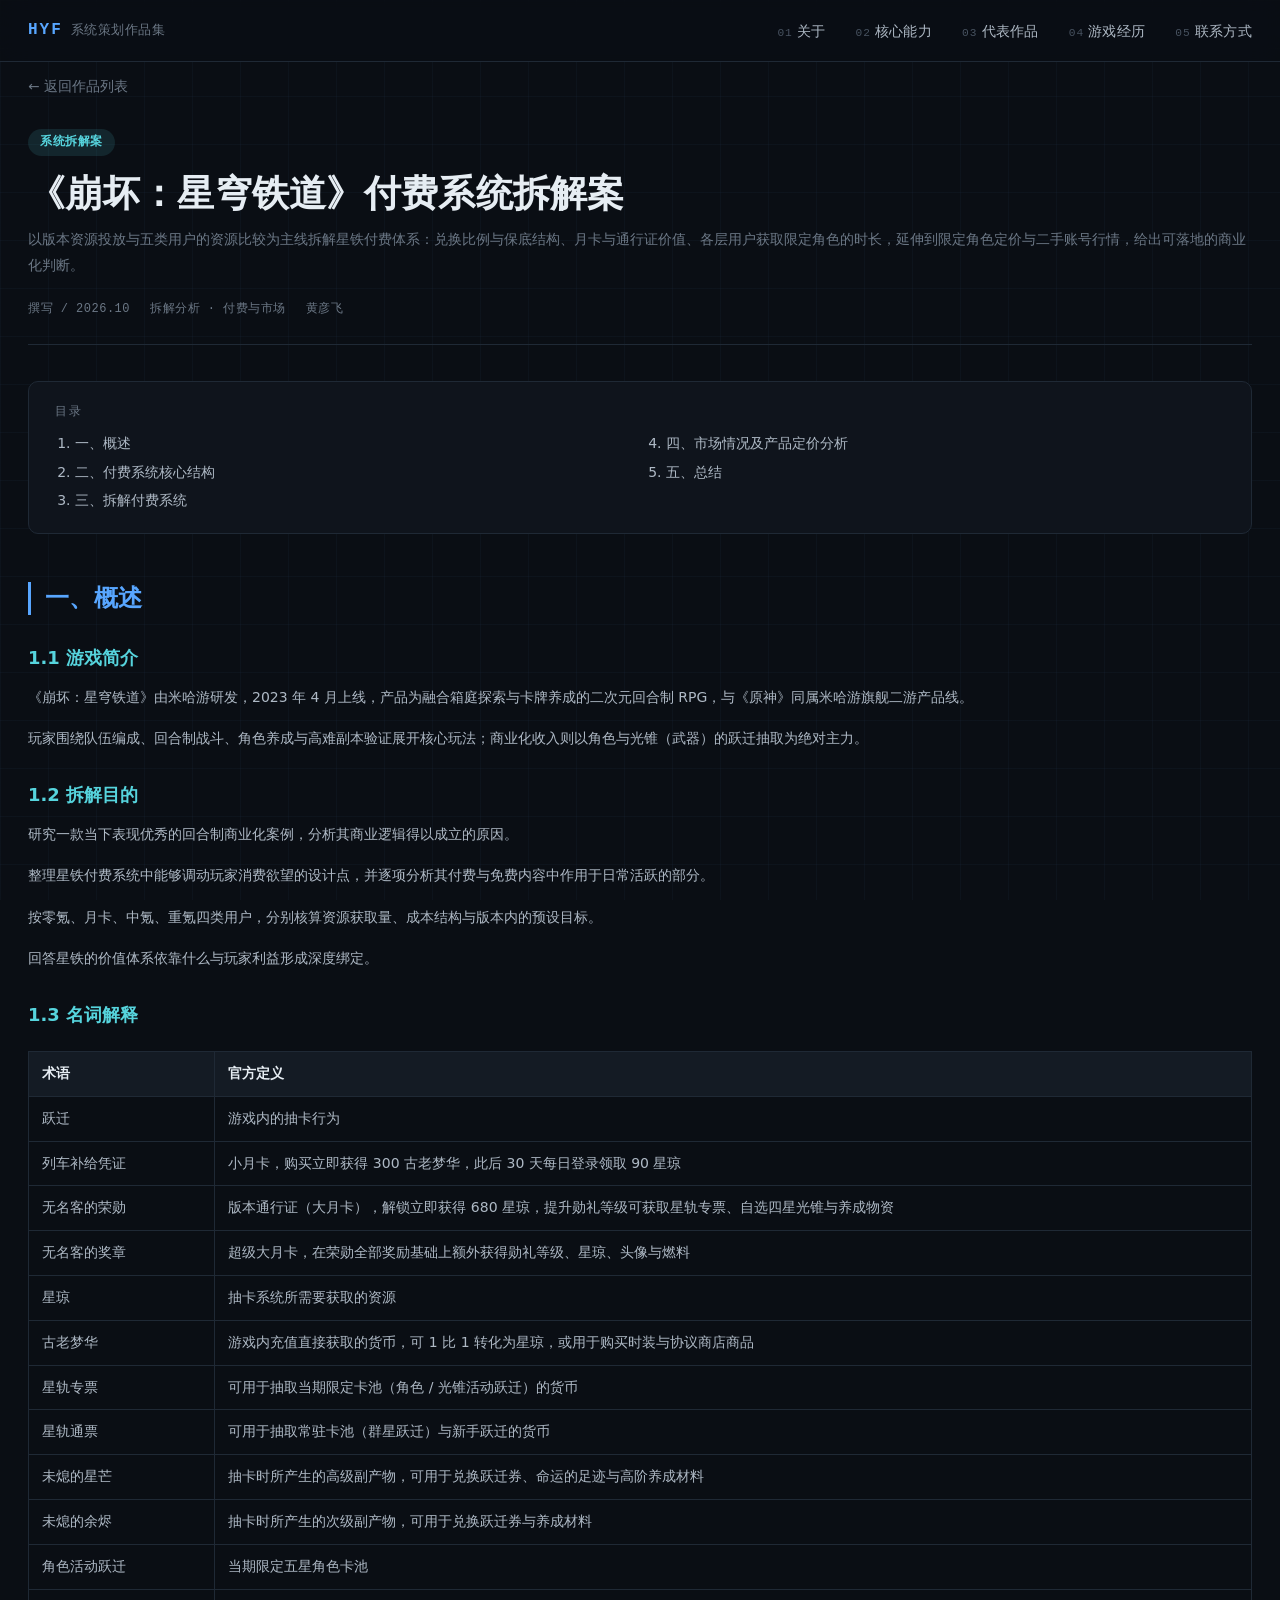
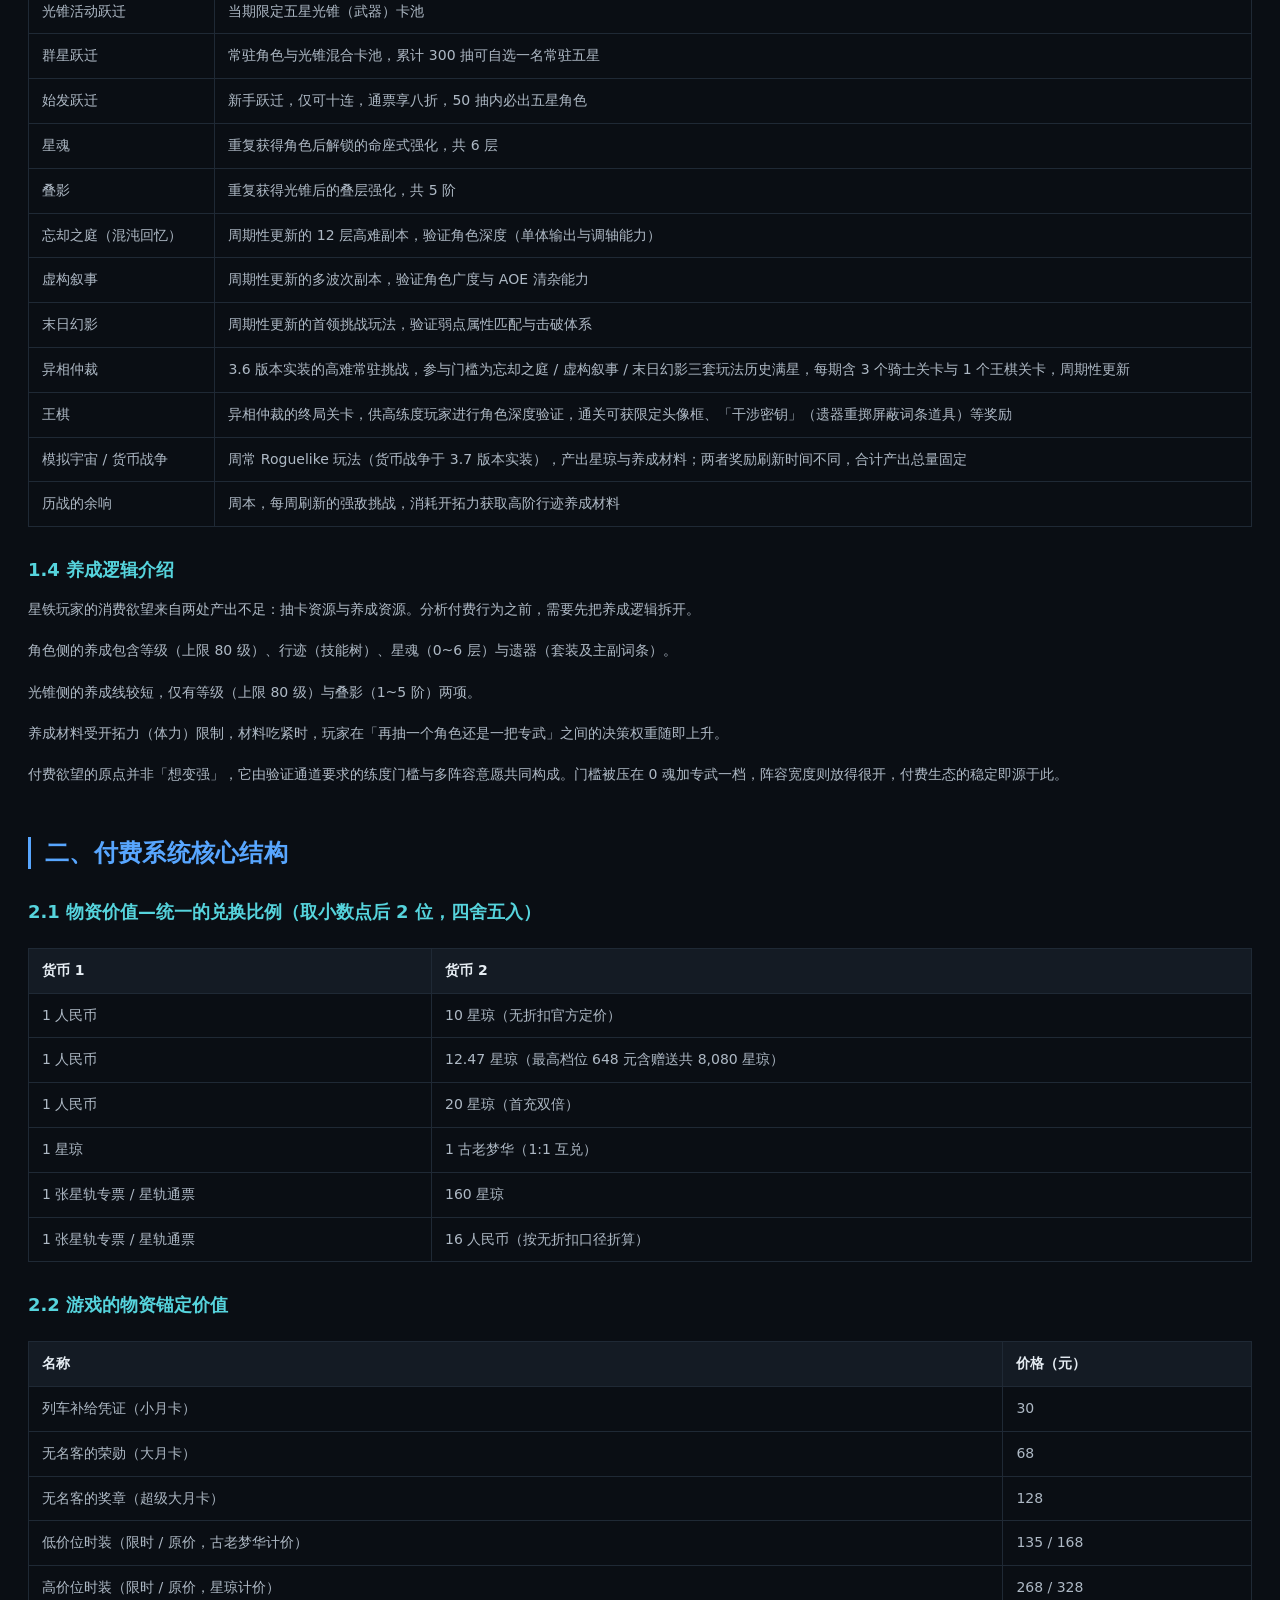
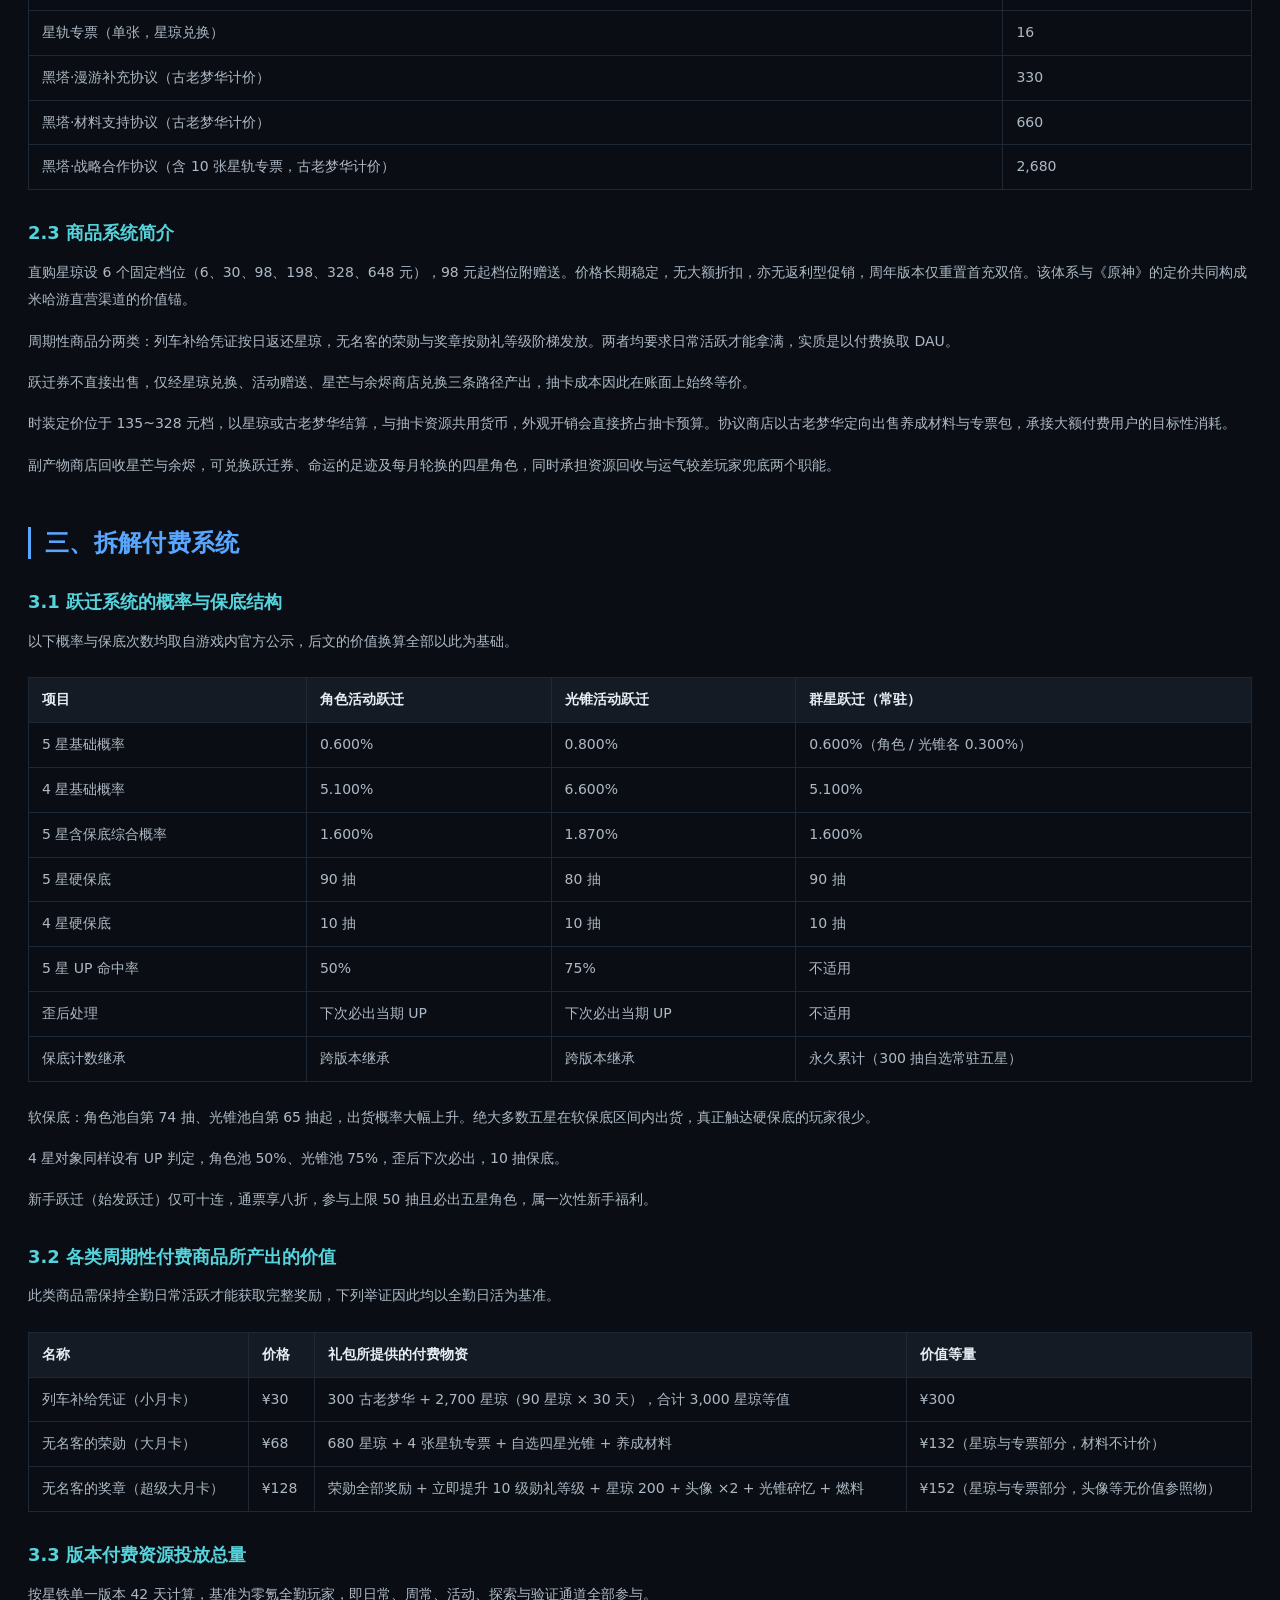
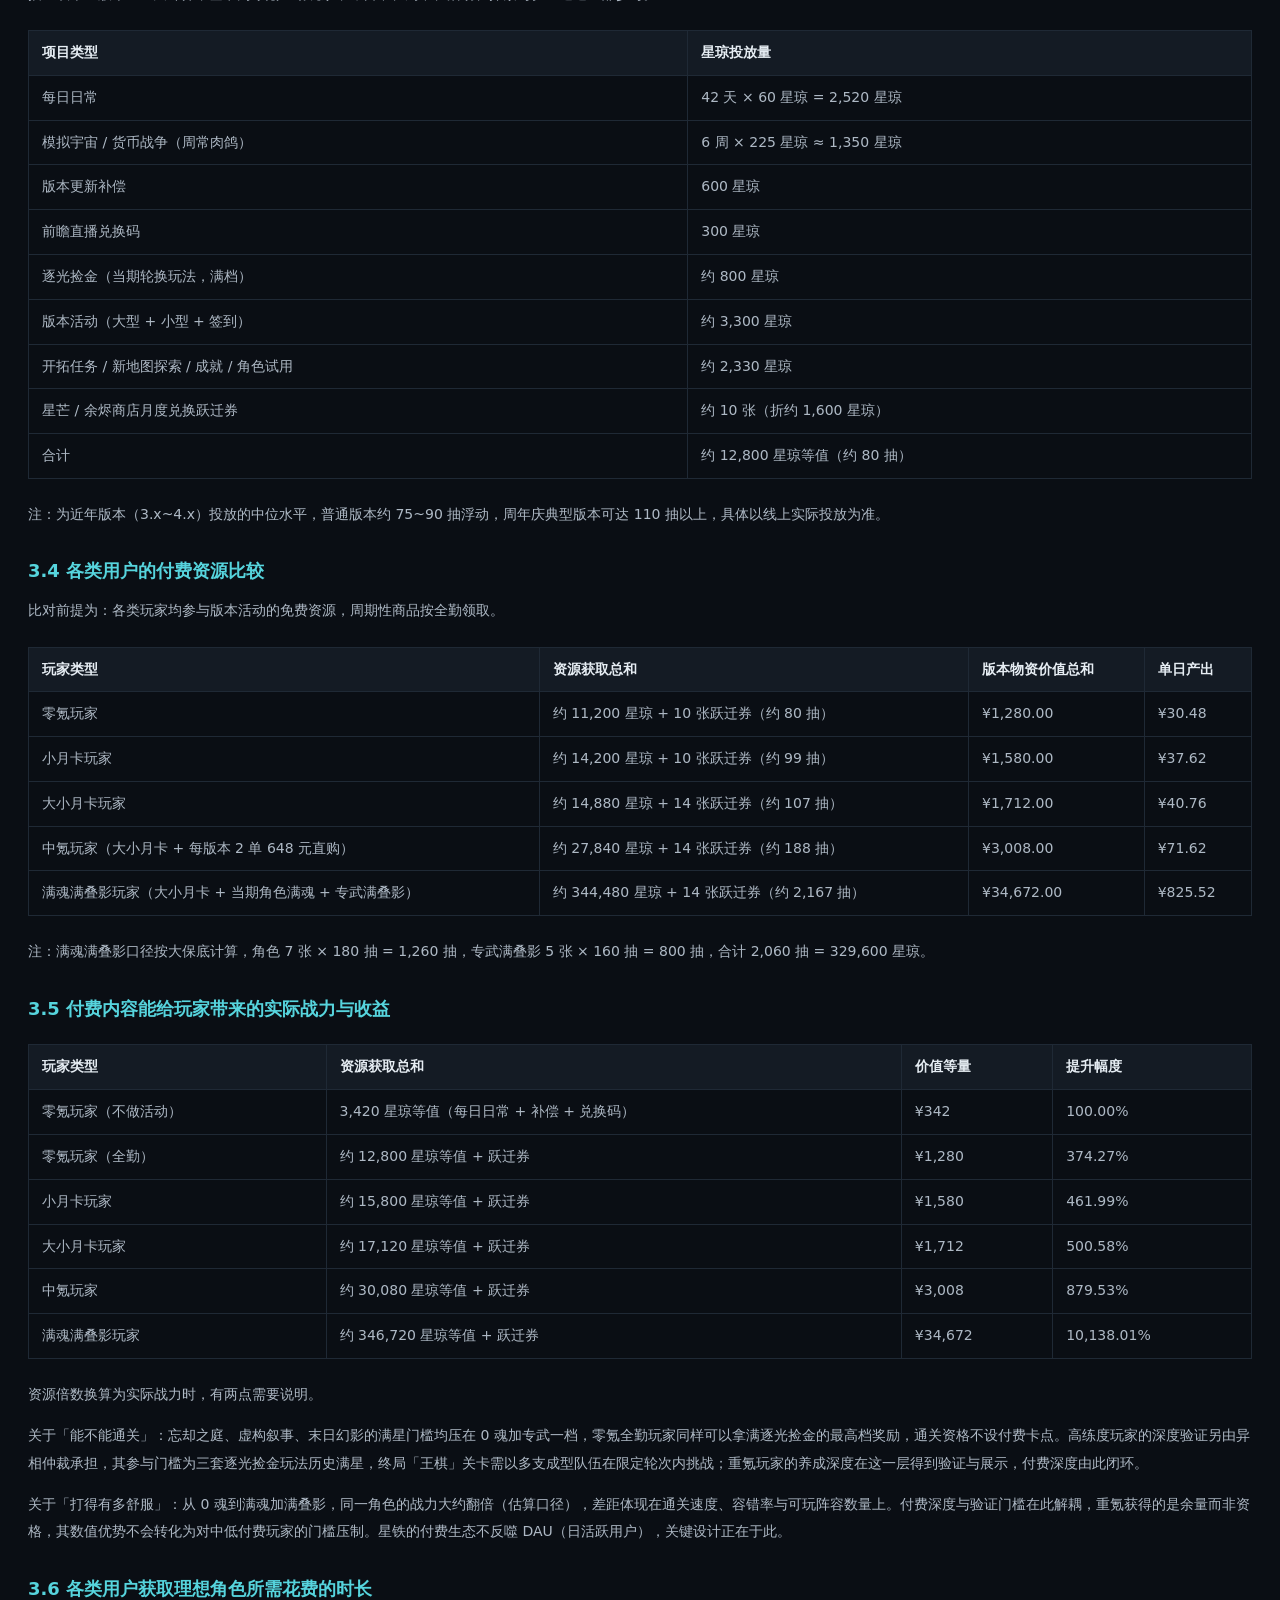
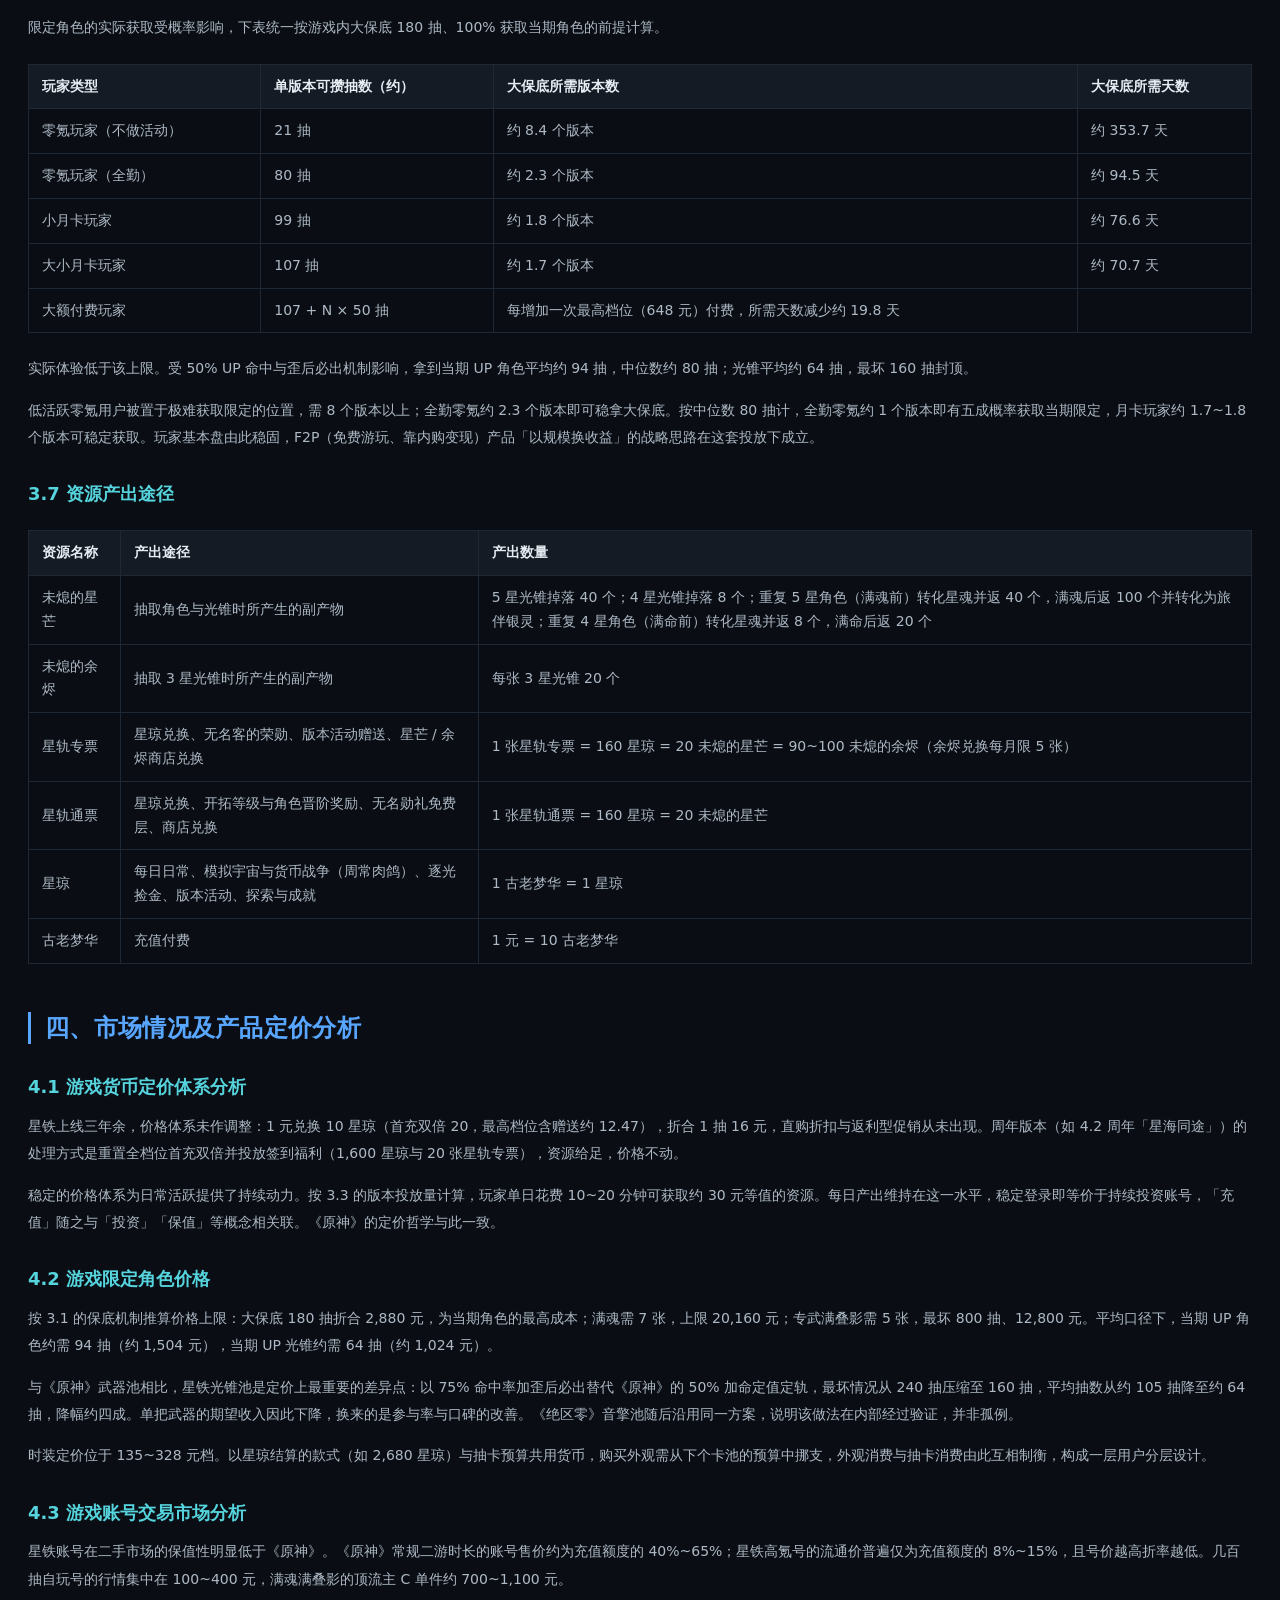
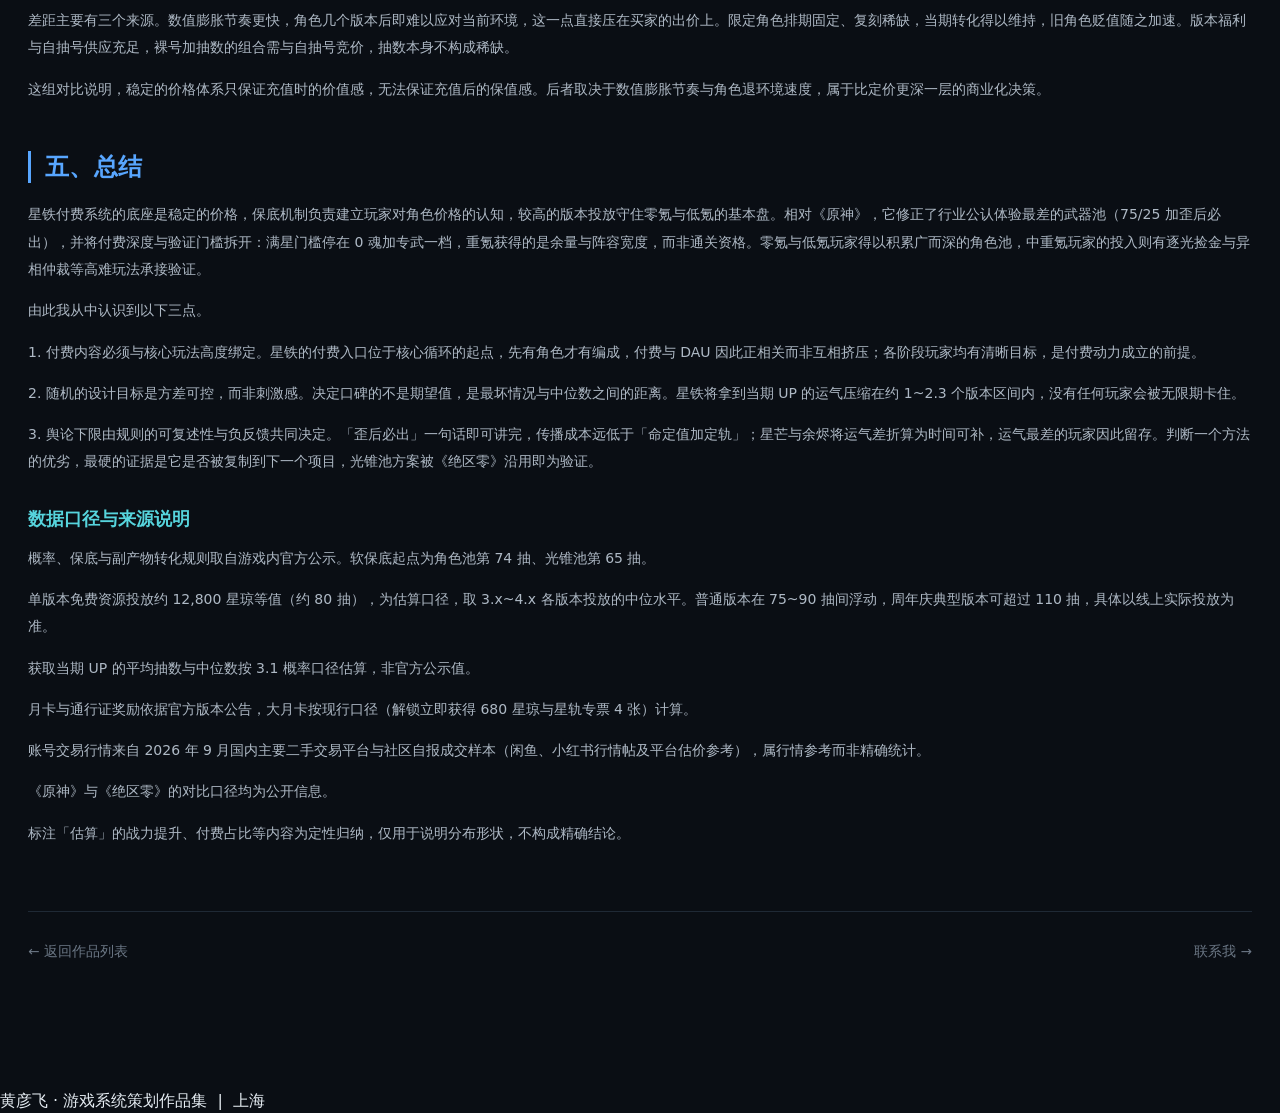
<file: works/hsr-payment-analysis.html>
<!DOCTYPE html>
<html lang="zh-CN">
<head>
<meta charset="UTF-8">
<meta name="viewport" content="width=device-width, initial-scale=1">
<title>《崩坏：星穹铁道》付费系统拆解案 · 黄彦飞</title>
<meta name="description" content="《崩坏：星穹铁道》付费系统拆解案 — 系统策划作品集 by 黄彦飞">
<link rel="stylesheet" href="../assets/styles.css">
</head>
<body>
<nav class="nav">
  <div class="nav__inner">
    <a class="nav__logo" href="../index.html">HYF<span>系统策划作品集</span></a>
    <button class="nav__toggle" aria-label="菜单">&#9776;</button>
    <ul class="nav__links">
      <li><a href="../index.html#about"><em>01</em>关于</a></li>
      <li><a href="../index.html#skills"><em>02</em>核心能力</a></li>
      <li><a href="../index.html#work"><em>03</em>代表作品</a></li>
      <li><a href="../index.html#play"><em>04</em>游戏经历</a></li>
      <li><a href="../index.html#contact"><em>05</em>联系方式</a></li>
    </ul>
  </div>
</nav>

<main class="page">
  <div class="page__body">
    <a class="page__back" href="../index.html#work">&#8592; 返回作品列表</a>

    <header class="doc-head">
      <span class="doc-head__tag tag--analysis">系统拆解案</span>
      <h1>《崩坏：星穹铁道》付费系统拆解案</h1>
      <p class="doc-head__desc">以版本资源投放与五类用户的资源比较为主线拆解星铁付费体系：兑换比例与保底结构、月卡与通行证价值、各层用户获取限定角色的时长，延伸到限定角色定价与二手账号行情，给出可落地的商业化判断。</p>
      <div class="doc-meta">
        <span>撰写 / 2026.10</span>
        <span>拆解分析 · 付费与市场</span>
        <span>黄彦飞</span>
      </div>
    </header>

    <nav class="doc-nav" id="toc-box" style="display:none">
      <div class="doc-nav__title">目录</div>
      <ol id="toc-list"></ol>
    </nav>

    <article class="doc">
<h2>一、概述</h2>
<h3>1.1 游戏简介</h3>
<p>《崩坏：星穹铁道》由米哈游研发，2023 年 4 月上线，产品为融合箱庭探索与卡牌养成的二次元回合制 RPG，与《原神》同属米哈游旗舰二游产品线。</p>
<p>玩家围绕队伍编成、回合制战斗、角色养成与高难副本验证展开核心玩法；商业化收入则以角色与光锥（武器）的跃迁抽取为绝对主力。</p>
<h3>1.2 拆解目的</h3>
<p>研究一款当下表现优秀的回合制商业化案例，分析其商业逻辑得以成立的原因。</p>
<p>整理星铁付费系统中能够调动玩家消费欲望的设计点，并逐项分析其付费与免费内容中作用于日常活跃的部分。</p>
<p>按零氪、月卡、中氪、重氪四类用户，分别核算资源获取量、成本结构与版本内的预设目标。</p>
<p>回答星铁的价值体系依靠什么与玩家利益形成深度绑定。</p>
<h3>1.3 名词解释</h3>
<div class="table-scroll"><table><tr><th>术语</th><th>官方定义</th></tr><tr><td>跃迁</td><td>游戏内的抽卡行为</td></tr><tr><td>列车补给凭证</td><td>小月卡，购买立即获得 300 古老梦华，此后 30 天每日登录领取 90 星琼</td></tr><tr><td>无名客的荣勋</td><td>版本通行证（大月卡），解锁立即获得 680 星琼，提升勋礼等级可获取星轨专票、自选四星光锥与养成物资</td></tr><tr><td>无名客的奖章</td><td>超级大月卡，在荣勋全部奖励基础上额外获得勋礼等级、星琼、头像与燃料</td></tr><tr><td>星琼</td><td>抽卡系统所需要获取的资源</td></tr><tr><td>古老梦华</td><td>游戏内充值直接获取的货币，可 1 比 1 转化为星琼，或用于购买时装与协议商店商品</td></tr><tr><td>星轨专票</td><td>可用于抽取当期限定卡池（角色 / 光锥活动跃迁）的货币</td></tr><tr><td>星轨通票</td><td>可用于抽取常驻卡池（群星跃迁）与新手跃迁的货币</td></tr><tr><td>未熄的星芒</td><td>抽卡时所产生的高级副产物，可用于兑换跃迁券、命运的足迹与高阶养成材料</td></tr><tr><td>未熄的余烬</td><td>抽卡时所产生的次级副产物，可用于兑换跃迁券与养成材料</td></tr><tr><td>角色活动跃迁</td><td>当期限定五星角色卡池</td></tr><tr><td>光锥活动跃迁</td><td>当期限定五星光锥（武器）卡池</td></tr><tr><td>群星跃迁</td><td>常驻角色与光锥混合卡池，累计 300 抽可自选一名常驻五星</td></tr><tr><td>始发跃迁</td><td>新手跃迁，仅可十连，通票享八折，50 抽内必出五星角色</td></tr><tr><td>星魂</td><td>重复获得角色后解锁的命座式强化，共 6 层</td></tr><tr><td>叠影</td><td>重复获得光锥后的叠层强化，共 5 阶</td></tr><tr><td>忘却之庭（混沌回忆）</td><td>周期性更新的 12 层高难副本，验证角色深度（单体输出与调轴能力）</td></tr><tr><td>虚构叙事</td><td>周期性更新的多波次副本，验证角色广度与 AOE 清杂能力</td></tr><tr><td>末日幻影</td><td>周期性更新的首领挑战玩法，验证弱点属性匹配与击破体系</td></tr><tr><td>异相仲裁</td><td>3.6 版本实装的高难常驻挑战，参与门槛为忘却之庭 / 虚构叙事 / 末日幻影三套玩法历史满星，每期含 3 个骑士关卡与 1 个王棋关卡，周期性更新</td></tr><tr><td>王棋</td><td>异相仲裁的终局关卡，供高练度玩家进行角色深度验证，通关可获限定头像框、「干涉密钥」（遗器重掷屏蔽词条道具）等奖励</td></tr><tr><td>模拟宇宙 / 货币战争</td><td>周常 Roguelike 玩法（货币战争于 3.7 版本实装），产出星琼与养成材料；两者奖励刷新时间不同，合计产出总量固定</td></tr><tr><td>历战的余响</td><td>周本，每周刷新的强敌挑战，消耗开拓力获取高阶行迹养成材料</td></tr></table></div>
<h3>1.4 养成逻辑介绍</h3>
<p>星铁玩家的消费欲望来自两处产出不足：抽卡资源与养成资源。分析付费行为之前，需要先把养成逻辑拆开。</p>
<p>角色侧的养成包含等级（上限 80 级）、行迹（技能树）、星魂（0~6 层）与遗器（套装及主副词条）。</p>
<p>光锥侧的养成线较短，仅有等级（上限 80 级）与叠影（1~5 阶）两项。</p>
<p>养成材料受开拓力（体力）限制，材料吃紧时，玩家在「再抽一个角色还是一把专武」之间的决策权重随即上升。</p>
<p>付费欲望的原点并非「想变强」，它由验证通道要求的练度门槛与多阵容意愿共同构成。门槛被压在 0 魂加专武一档，阵容宽度则放得很开，付费生态的稳定即源于此。</p>
<h2>二、付费系统核心结构</h2>
<h3>2.1 物资价值—统一的兑换比例（取小数点后 2 位，四舍五入）</h3>
<div class="table-scroll"><table><tr><th>货币 1</th><th>货币 2</th></tr><tr><td>1 人民币</td><td>10 星琼（无折扣官方定价）</td></tr><tr><td>1 人民币</td><td>12.47 星琼（最高档位 648 元含赠送共 8,080 星琼）</td></tr><tr><td>1 人民币</td><td>20 星琼（首充双倍）</td></tr><tr><td>1 星琼</td><td>1 古老梦华（1:1 互兑）</td></tr><tr><td>1 张星轨专票 / 星轨通票</td><td>160 星琼</td></tr><tr><td>1 张星轨专票 / 星轨通票</td><td>16 人民币（按无折扣口径折算）</td></tr></table></div>
<h3>2.2 游戏的物资锚定价值</h3>
<div class="table-scroll"><table><tr><th>名称</th><th>价格（元）</th></tr><tr><td>列车补给凭证（小月卡）</td><td>30</td></tr><tr><td>无名客的荣勋（大月卡）</td><td>68</td></tr><tr><td>无名客的奖章（超级大月卡）</td><td>128</td></tr><tr><td>低价位时装（限时 / 原价，古老梦华计价）</td><td>135 / 168</td></tr><tr><td>高价位时装（限时 / 原价，星琼计价）</td><td>268 / 328</td></tr><tr><td>星轨专票（单张，星琼兑换）</td><td>16</td></tr><tr><td>黑塔·漫游补充协议（古老梦华计价）</td><td>330</td></tr><tr><td>黑塔·材料支持协议（古老梦华计价）</td><td>660</td></tr><tr><td>黑塔·战略合作协议（含 10 张星轨专票，古老梦华计价）</td><td>2,680</td></tr></table></div>
<h3>2.3 商品系统简介</h3>
<p>直购星琼设 6 个固定档位（6、30、98、198、328、648 元），98 元起档位附赠送。价格长期稳定，无大额折扣，亦无返利型促销，周年版本仅重置首充双倍。该体系与《原神》的定价共同构成米哈游直营渠道的价值锚。</p>
<p>周期性商品分两类：列车补给凭证按日返还星琼，无名客的荣勋与奖章按勋礼等级阶梯发放。两者均要求日常活跃才能拿满，实质是以付费换取 DAU。</p>
<p>跃迁券不直接出售，仅经星琼兑换、活动赠送、星芒与余烬商店兑换三条路径产出，抽卡成本因此在账面上始终等价。</p>
<p>时装定价位于 135~328 元档，以星琼或古老梦华结算，与抽卡资源共用货币，外观开销会直接挤占抽卡预算。协议商店以古老梦华定向出售养成材料与专票包，承接大额付费用户的目标性消耗。</p>
<p>副产物商店回收星芒与余烬，可兑换跃迁券、命运的足迹及每月轮换的四星角色，同时承担资源回收与运气较差玩家兜底两个职能。</p>
<h2>三、拆解付费系统</h2>
<h3>3.1 跃迁系统的概率与保底结构</h3>
<p>以下概率与保底次数均取自游戏内官方公示，后文的价值换算全部以此为基础。</p>
<div class="table-scroll"><table><tr><th>项目</th><th>角色活动跃迁</th><th>光锥活动跃迁</th><th>群星跃迁（常驻）</th></tr><tr><td>5 星基础概率</td><td>0.600%</td><td>0.800%</td><td>0.600%（角色 / 光锥各 0.300%）</td></tr><tr><td>4 星基础概率</td><td>5.100%</td><td>6.600%</td><td>5.100%</td></tr><tr><td>5 星含保底综合概率</td><td>1.600%</td><td>1.870%</td><td>1.600%</td></tr><tr><td>5 星硬保底</td><td>90 抽</td><td>80 抽</td><td>90 抽</td></tr><tr><td>4 星硬保底</td><td>10 抽</td><td>10 抽</td><td>10 抽</td></tr><tr><td>5 星 UP 命中率</td><td>50%</td><td>75%</td><td>不适用</td></tr><tr><td>歪后处理</td><td>下次必出当期 UP</td><td>下次必出当期 UP</td><td>不适用</td></tr><tr><td>保底计数继承</td><td>跨版本继承</td><td>跨版本继承</td><td>永久累计（300 抽自选常驻五星）</td></tr></table></div>
<p>软保底：角色池自第 74 抽、光锥池自第 65 抽起，出货概率大幅上升。绝大多数五星在软保底区间内出货，真正触达硬保底的玩家很少。</p>
<p>4 星对象同样设有 UP 判定，角色池 50%、光锥池 75%，歪后下次必出，10 抽保底。</p>
<p>新手跃迁（始发跃迁）仅可十连，通票享八折，参与上限 50 抽且必出五星角色，属一次性新手福利。</p>
<h3>3.2 各类周期性付费商品所产出的价值</h3>
<p>此类商品需保持全勤日常活跃才能获取完整奖励，下列举证因此均以全勤日活为基准。</p>
<div class="table-scroll"><table><tr><th>名称</th><th>价格</th><th>礼包所提供的付费物资</th><th>价值等量</th></tr><tr><td>列车补给凭证（小月卡）</td><td>¥30</td><td>300 古老梦华 + 2,700 星琼（90 星琼 × 30 天），合计 3,000 星琼等值</td><td>¥300</td></tr><tr><td>无名客的荣勋（大月卡）</td><td>¥68</td><td>680 星琼 + 4 张星轨专票 + 自选四星光锥 + 养成材料</td><td>¥132（星琼与专票部分，材料不计价）</td></tr><tr><td>无名客的奖章（超级大月卡）</td><td>¥128</td><td>荣勋全部奖励 + 立即提升 10 级勋礼等级 + 星琼 200 + 头像 ×2 + 光锥碎忆 + 燃料</td><td>¥152（星琼与专票部分，头像等无价值参照物）</td></tr></table></div>
<h3>3.3 版本付费资源投放总量</h3>
<p>按星铁单一版本 42 天计算，基准为零氪全勤玩家，即日常、周常、活动、探索与验证通道全部参与。</p>
<div class="table-scroll"><table><tr><th>项目类型</th><th>星琼投放量</th></tr><tr><td>每日日常</td><td>42 天 × 60 星琼 = 2,520 星琼</td></tr><tr><td>模拟宇宙 / 货币战争（周常肉鸽）</td><td>6 周 × 225 星琼 ≈ 1,350 星琼</td></tr><tr><td>版本更新补偿</td><td>600 星琼</td></tr><tr><td>前瞻直播兑换码</td><td>300 星琼</td></tr><tr><td>逐光捡金（当期轮换玩法，满档）</td><td>约 800 星琼</td></tr><tr><td>版本活动（大型 + 小型 + 签到）</td><td>约 3,300 星琼</td></tr><tr><td>开拓任务 / 新地图探索 / 成就 / 角色试用</td><td>约 2,330 星琼</td></tr><tr><td>星芒 / 余烬商店月度兑换跃迁券</td><td>约 10 张（折约 1,600 星琼）</td></tr><tr><td>合计</td><td>约 12,800 星琼等值（约 80 抽）</td></tr></table></div>
<p>注：为近年版本（3.x~4.x）投放的中位水平，普通版本约 75~90 抽浮动，周年庆典型版本可达 110 抽以上，具体以线上实际投放为准。</p>
<h3>3.4 各类用户的付费资源比较</h3>
<p>比对前提为：各类玩家均参与版本活动的免费资源，周期性商品按全勤领取。</p>
<div class="table-scroll"><table><tr><th>玩家类型</th><th>资源获取总和</th><th>版本物资价值总和</th><th>单日产出</th></tr><tr><td>零氪玩家</td><td>约 11,200 星琼 + 10 张跃迁券（约 80 抽）</td><td>¥1,280.00</td><td>¥30.48</td></tr><tr><td>小月卡玩家</td><td>约 14,200 星琼 + 10 张跃迁券（约 99 抽）</td><td>¥1,580.00</td><td>¥37.62</td></tr><tr><td>大小月卡玩家</td><td>约 14,880 星琼 + 14 张跃迁券（约 107 抽）</td><td>¥1,712.00</td><td>¥40.76</td></tr><tr><td>中氪玩家（大小月卡 + 每版本 2 单 648 元直购）</td><td>约 27,840 星琼 + 14 张跃迁券（约 188 抽）</td><td>¥3,008.00</td><td>¥71.62</td></tr><tr><td>满魂满叠影玩家（大小月卡 + 当期角色满魂 + 专武满叠影）</td><td>约 344,480 星琼 + 14 张跃迁券（约 2,167 抽）</td><td>¥34,672.00</td><td>¥825.52</td></tr></table></div>
<p>注：满魂满叠影口径按大保底计算，角色 7 张 × 180 抽 = 1,260 抽，专武满叠影 5 张 × 160 抽 = 800 抽，合计 2,060 抽 = 329,600 星琼。</p>
<h3>3.5 付费内容能给玩家带来的实际战力与收益</h3>
<div class="table-scroll"><table><tr><th>玩家类型</th><th>资源获取总和</th><th>价值等量</th><th>提升幅度</th></tr><tr><td>零氪玩家（不做活动）</td><td>3,420 星琼等值（每日日常 + 补偿 + 兑换码）</td><td>¥342</td><td>100.00%</td></tr><tr><td>零氪玩家（全勤）</td><td>约 12,800 星琼等值 + 跃迁券</td><td>¥1,280</td><td>374.27%</td></tr><tr><td>小月卡玩家</td><td>约 15,800 星琼等值 + 跃迁券</td><td>¥1,580</td><td>461.99%</td></tr><tr><td>大小月卡玩家</td><td>约 17,120 星琼等值 + 跃迁券</td><td>¥1,712</td><td>500.58%</td></tr><tr><td>中氪玩家</td><td>约 30,080 星琼等值 + 跃迁券</td><td>¥3,008</td><td>879.53%</td></tr><tr><td>满魂满叠影玩家</td><td>约 346,720 星琼等值 + 跃迁券</td><td>¥34,672</td><td>10,138.01%</td></tr></table></div>
<p>资源倍数换算为实际战力时，有两点需要说明。</p>
<p>关于「能不能通关」：忘却之庭、虚构叙事、末日幻影的满星门槛均压在 0 魂加专武一档，零氪全勤玩家同样可以拿满逐光捡金的最高档奖励，通关资格不设付费卡点。高练度玩家的深度验证另由异相仲裁承担，其参与门槛为三套逐光捡金玩法历史满星，终局「王棋」关卡需以多支成型队伍在限定轮次内挑战；重氪玩家的养成深度在这一层得到验证与展示，付费深度由此闭环。</p>
<p>关于「打得有多舒服」：从 0 魂到满魂加满叠影，同一角色的战力大约翻倍（估算口径），差距体现在通关速度、容错率与可玩阵容数量上。付费深度与验证门槛在此解耦，重氪获得的是余量而非资格，其数值优势不会转化为对中低付费玩家的门槛压制。星铁的付费生态不反噬 DAU（日活跃用户），关键设计正在于此。</p>
<h3>3.6 各类用户获取理想角色所需花费的时长</h3>
<p>限定角色的实际获取受概率影响，下表统一按游戏内大保底 180 抽、100% 获取当期角色的前提计算。</p>
<div class="table-scroll"><table><tr><th>玩家类型</th><th>单版本可攒抽数（约）</th><th>大保底所需版本数</th><th>大保底所需天数</th></tr><tr><td>零氪玩家（不做活动）</td><td>21 抽</td><td>约 8.4 个版本</td><td>约 353.7 天</td></tr><tr><td>零氪玩家（全勤）</td><td>80 抽</td><td>约 2.3 个版本</td><td>约 94.5 天</td></tr><tr><td>小月卡玩家</td><td>99 抽</td><td>约 1.8 个版本</td><td>约 76.6 天</td></tr><tr><td>大小月卡玩家</td><td>107 抽</td><td>约 1.7 个版本</td><td>约 70.7 天</td></tr><tr><td>大额付费玩家</td><td>107 + N × 50 抽</td><td>每增加一次最高档位（648 元）付费，所需天数减少约 19.8 天</td><td></td></tr></table></div>
<p>实际体验低于该上限。受 50% UP 命中与歪后必出机制影响，拿到当期 UP 角色平均约 94 抽，中位数约 80 抽；光锥平均约 64 抽，最坏 160 抽封顶。</p>
<p>低活跃零氪用户被置于极难获取限定的位置，需 8 个版本以上；全勤零氪约 2.3 个版本即可稳拿大保底。按中位数 80 抽计，全勤零氪约 1 个版本即有五成概率获取当期限定，月卡玩家约 1.7~1.8 个版本可稳定获取。玩家基本盘由此稳固，F2P（免费游玩、靠内购变现）产品「以规模换收益」的战略思路在这套投放下成立。</p>
<h3>3.7 资源产出途径</h3>
<div class="table-scroll"><table><tr><th>资源名称</th><th>产出途径</th><th>产出数量</th></tr><tr><td>未熄的星芒</td><td>抽取角色与光锥时所产生的副产物</td><td>5 星光锥掉落 40 个；4 星光锥掉落 8 个；重复 5 星角色（满魂前）转化星魂并返 40 个，满魂后返 100 个并转化为旅伴银灵；重复 4 星角色（满命前）转化星魂并返 8 个，满命后返 20 个</td></tr><tr><td>未熄的余烬</td><td>抽取 3 星光锥时所产生的副产物</td><td>每张 3 星光锥 20 个</td></tr><tr><td>星轨专票</td><td>星琼兑换、无名客的荣勋、版本活动赠送、星芒 / 余烬商店兑换</td><td>1 张星轨专票 = 160 星琼 = 20 未熄的星芒 = 90~100 未熄的余烬（余烬兑换每月限 5 张）</td></tr><tr><td>星轨通票</td><td>星琼兑换、开拓等级与角色晋阶奖励、无名勋礼免费层、商店兑换</td><td>1 张星轨通票 = 160 星琼 = 20 未熄的星芒</td></tr><tr><td>星琼</td><td>每日日常、模拟宇宙与货币战争（周常肉鸽）、逐光捡金、版本活动、探索与成就</td><td>1 古老梦华 = 1 星琼</td></tr><tr><td>古老梦华</td><td>充值付费</td><td>1 元 = 10 古老梦华</td></tr></table></div>
<h2>四、市场情况及产品定价分析</h2>
<h3>4.1 游戏货币定价体系分析</h3>
<p>星铁上线三年余，价格体系未作调整：1 元兑换 10 星琼（首充双倍 20，最高档位含赠送约 12.47），折合 1 抽 16 元，直购折扣与返利型促销从未出现。周年版本（如 4.2 周年「星海同途」）的处理方式是重置全档位首充双倍并投放签到福利（1,600 星琼与 20 张星轨专票），资源给足，价格不动。</p>
<p>稳定的价格体系为日常活跃提供了持续动力。按 3.3 的版本投放量计算，玩家单日花费 10~20 分钟可获取约 30 元等值的资源。每日产出维持在这一水平，稳定登录即等价于持续投资账号，「充值」随之与「投资」「保值」等概念相关联。《原神》的定价哲学与此一致。</p>
<h3>4.2 游戏限定角色价格</h3>
<p>按 3.1 的保底机制推算价格上限：大保底 180 抽折合 2,880 元，为当期角色的最高成本；满魂需 7 张，上限 20,160 元；专武满叠影需 5 张，最坏 800 抽、12,800 元。平均口径下，当期 UP 角色约需 94 抽（约 1,504 元），当期 UP 光锥约需 64 抽（约 1,024 元）。</p>
<p>与《原神》武器池相比，星铁光锥池是定价上最重要的差异点：以 75% 命中率加歪后必出替代《原神》的 50% 加命定值定轨，最坏情况从 240 抽压缩至 160 抽，平均抽数从约 105 抽降至约 64 抽，降幅约四成。单把武器的期望收入因此下降，换来的是参与率与口碑的改善。《绝区零》音擎池随后沿用同一方案，说明该做法在内部经过验证，并非孤例。</p>
<p>时装定价位于 135~328 元档。以星琼结算的款式（如 2,680 星琼）与抽卡预算共用货币，购买外观需从下个卡池的预算中挪支，外观消费与抽卡消费由此互相制衡，构成一层用户分层设计。</p>
<h3>4.3 游戏账号交易市场分析</h3>
<p>星铁账号在二手市场的保值性明显低于《原神》。《原神》常规二游时长的账号售价约为充值额度的 40%~65%；星铁高氪号的流通价普遍仅为充值额度的 8%~15%，且号价越高折率越低。几百抽自玩号的行情集中在 100~400 元，满魂满叠影的顶流主 C 单件约 700~1,100 元。</p>
<p>差距主要有三个来源。数值膨胀节奏更快，角色几个版本后即难以应对当前环境，这一点直接压在买家的出价上。限定角色排期固定、复刻稀缺，当期转化得以维持，旧角色贬值随之加速。版本福利与自抽号供应充足，裸号加抽数的组合需与自抽号竞价，抽数本身不构成稀缺。</p>
<p>这组对比说明，稳定的价格体系只保证充值时的价值感，无法保证充值后的保值感。后者取决于数值膨胀节奏与角色退环境速度，属于比定价更深一层的商业化决策。</p>
<h2>五、总结</h2>
<p>星铁付费系统的底座是稳定的价格，保底机制负责建立玩家对角色价格的认知，较高的版本投放守住零氪与低氪的基本盘。相对《原神》，它修正了行业公认体验最差的武器池（75/25 加歪后必出），并将付费深度与验证门槛拆开：满星门槛停在 0 魂加专武一档，重氪获得的是余量与阵容宽度，而非通关资格。零氪与低氪玩家得以积累广而深的角色池，中重氪玩家的投入则有逐光捡金与异相仲裁等高难玩法承接验证。</p>
<p>由此我从中认识到以下三点。</p>
<p>1. 付费内容必须与核心玩法高度绑定。星铁的付费入口位于核心循环的起点，先有角色才有编成，付费与 DAU 因此正相关而非互相挤压；各阶段玩家均有清晰目标，是付费动力成立的前提。</p>
<p>2. 随机的设计目标是方差可控，而非刺激感。决定口碑的不是期望值，是最坏情况与中位数之间的距离。星铁将拿到当期 UP 的运气压缩在约 1~2.3 个版本区间内，没有任何玩家会被无限期卡住。</p>
<p>3. 舆论下限由规则的可复述性与负反馈共同决定。「歪后必出」一句话即可讲完，传播成本远低于「命定值加定轨」；星芒与余烬将运气差折算为时间可补，运气最差的玩家因此留存。判断一个方法的优劣，最硬的证据是它是否被复制到下一个项目，光锥池方案被《绝区零》沿用即为验证。</p>
<h3>数据口径与来源说明</h3>
<p>概率、保底与副产物转化规则取自游戏内官方公示。软保底起点为角色池第 74 抽、光锥池第 65 抽。</p>
<p>单版本免费资源投放约 12,800 星琼等值（约 80 抽），为估算口径，取 3.x~4.x 各版本投放的中位水平。普通版本在 75~90 抽间浮动，周年庆典型版本可超过 110 抽，具体以线上实际投放为准。</p>
<p>获取当期 UP 的平均抽数与中位数按 3.1 概率口径估算，非官方公示值。</p>
<p>月卡与通行证奖励依据官方版本公告，大月卡按现行口径（解锁立即获得 680 星琼与星轨专票 4 张）计算。</p>
<p>账号交易行情来自 2026 年 9 月国内主要二手交易平台与社区自报成交样本（闲鱼、小红书行情帖及平台估价参考），属行情参考而非精确统计。</p>
<p>《原神》与《绝区零》的对比口径均为公开信息。</p>
<p>标注「估算」的战力提升、付费占比等内容为定性归纳，仅用于说明分布形状，不构成精确结论。</p>
    </article>

    <div class="doc-foot">
      <a class="page__back" href="../index.html#work">&#8592; 返回作品列表</a>
      <a class="page__back" href="../index.html#contact">联系我 &#8594;</a>
    </div>
  </div>
</main>

<footer class="footer">黄彦飞 · 游戏系统策划作品集 &nbsp;|&nbsp; 上海</footer>
<script src="../assets/main.js"></script>
</body>
</html>
</file>
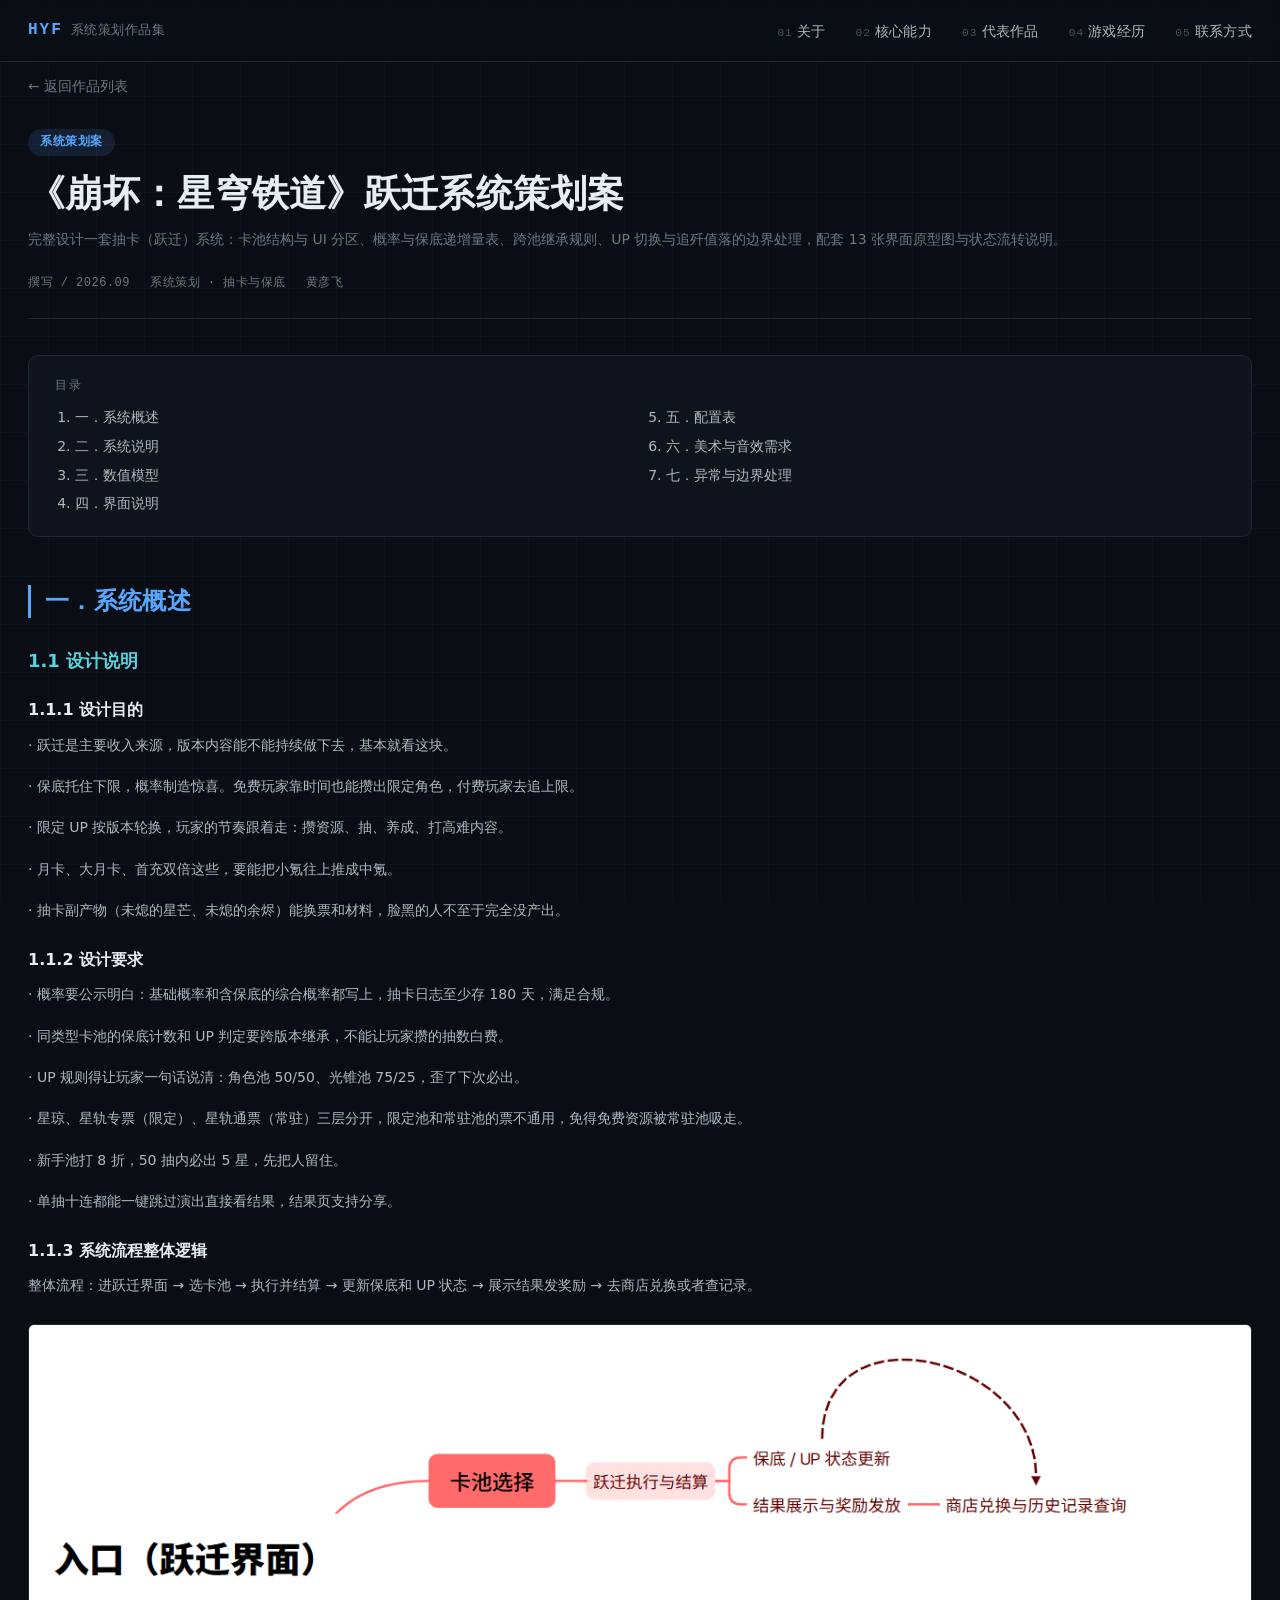
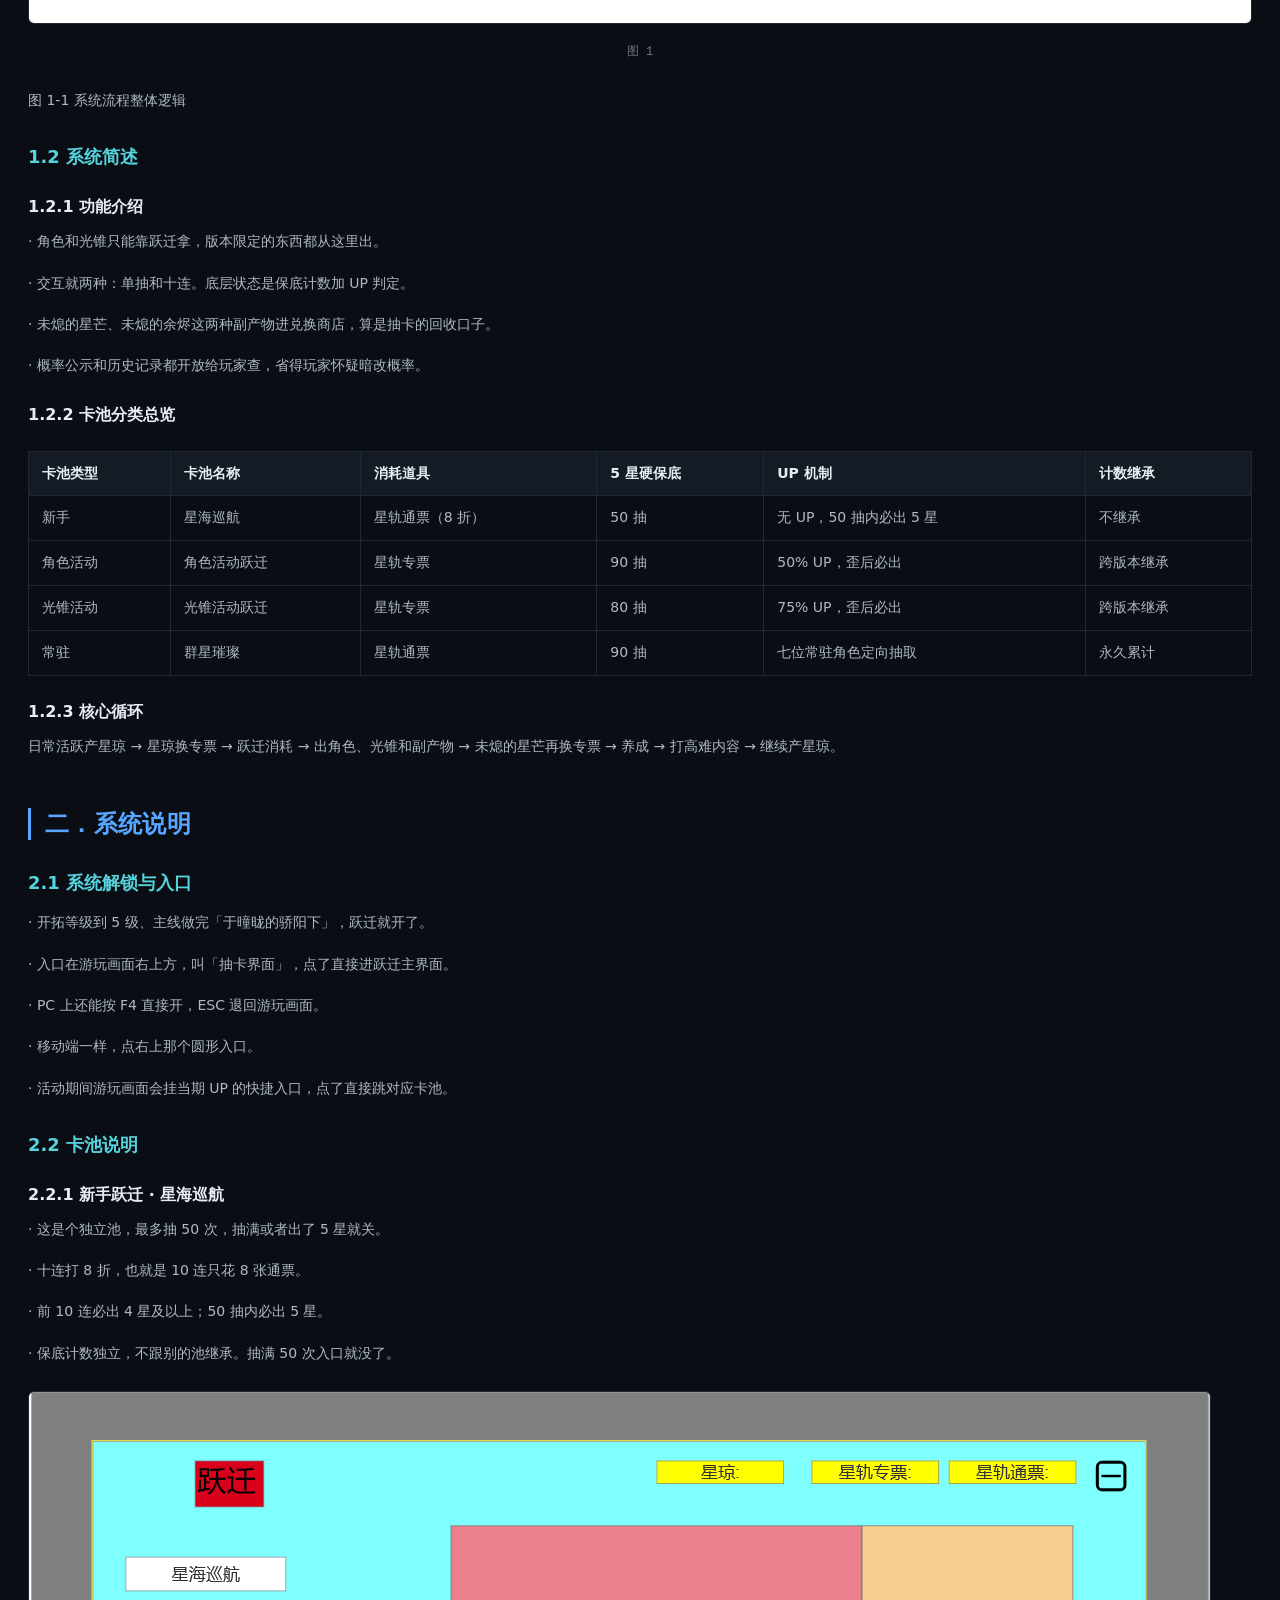
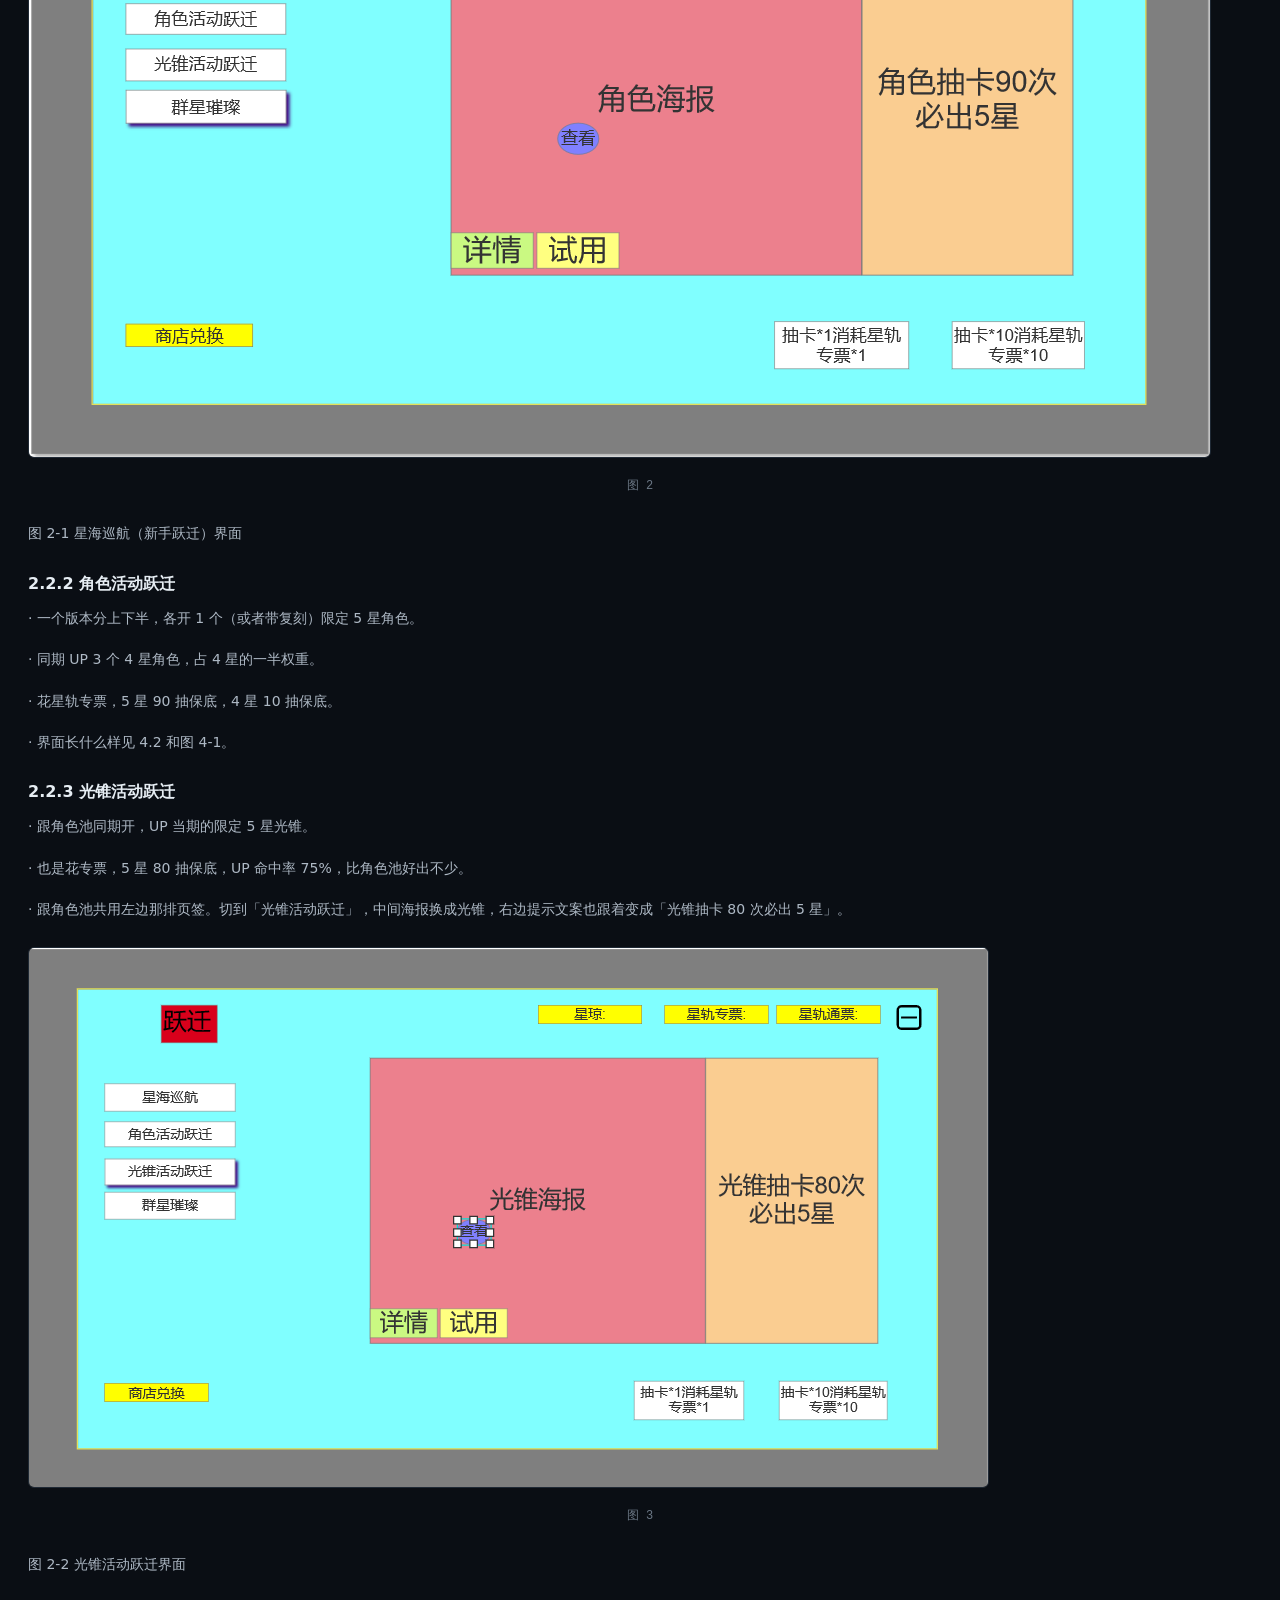
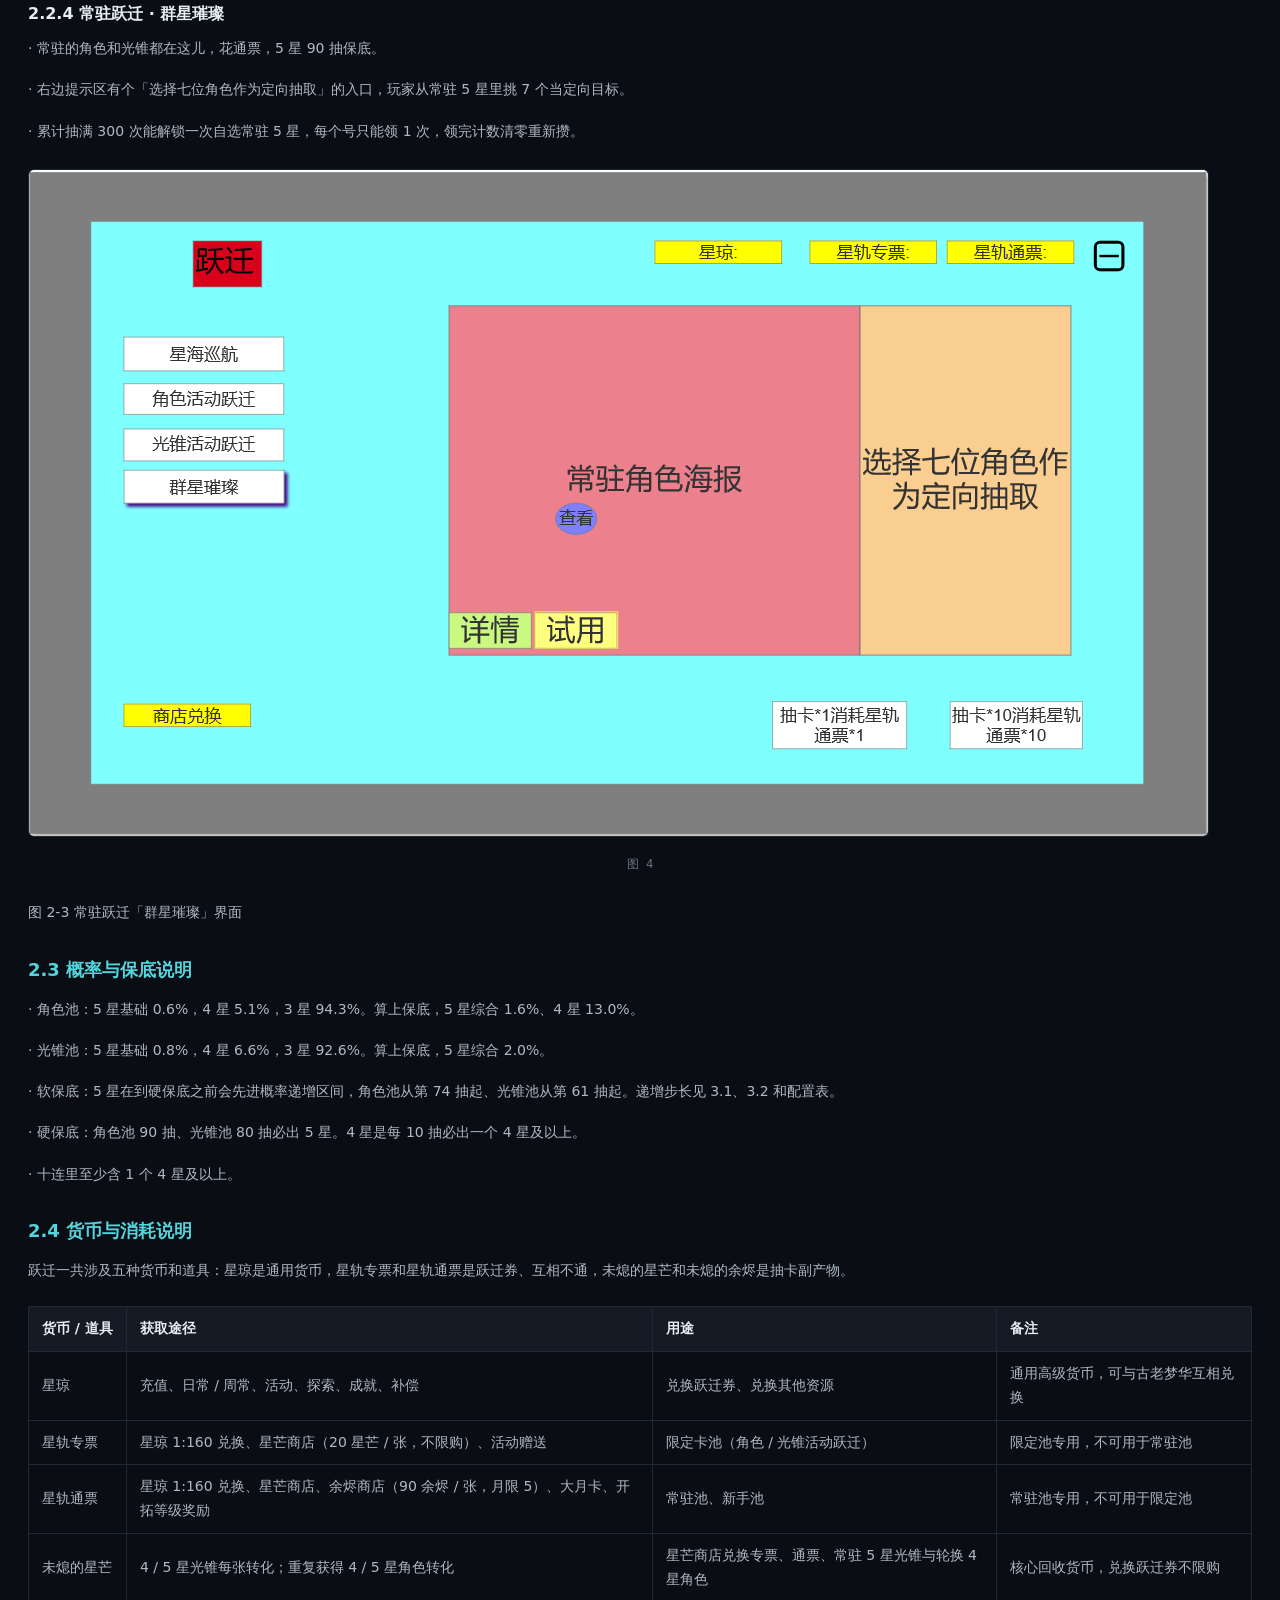
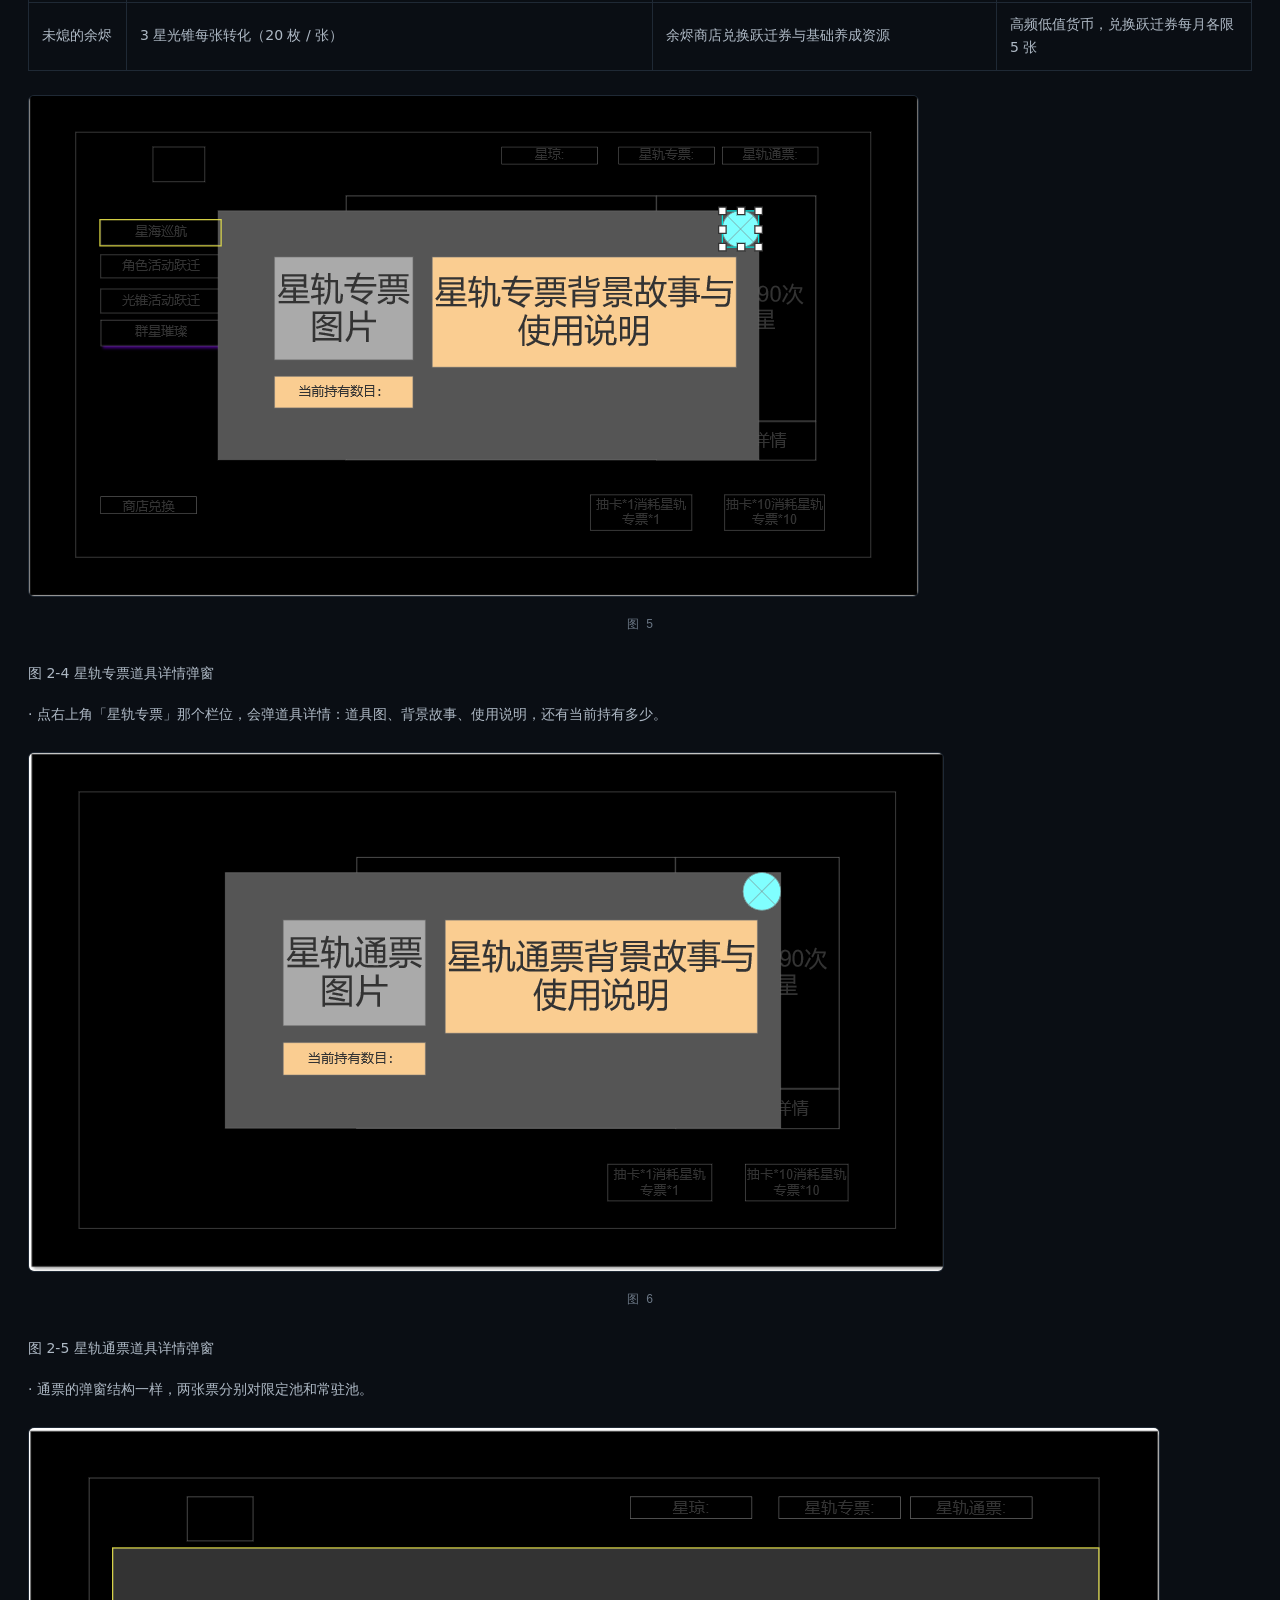
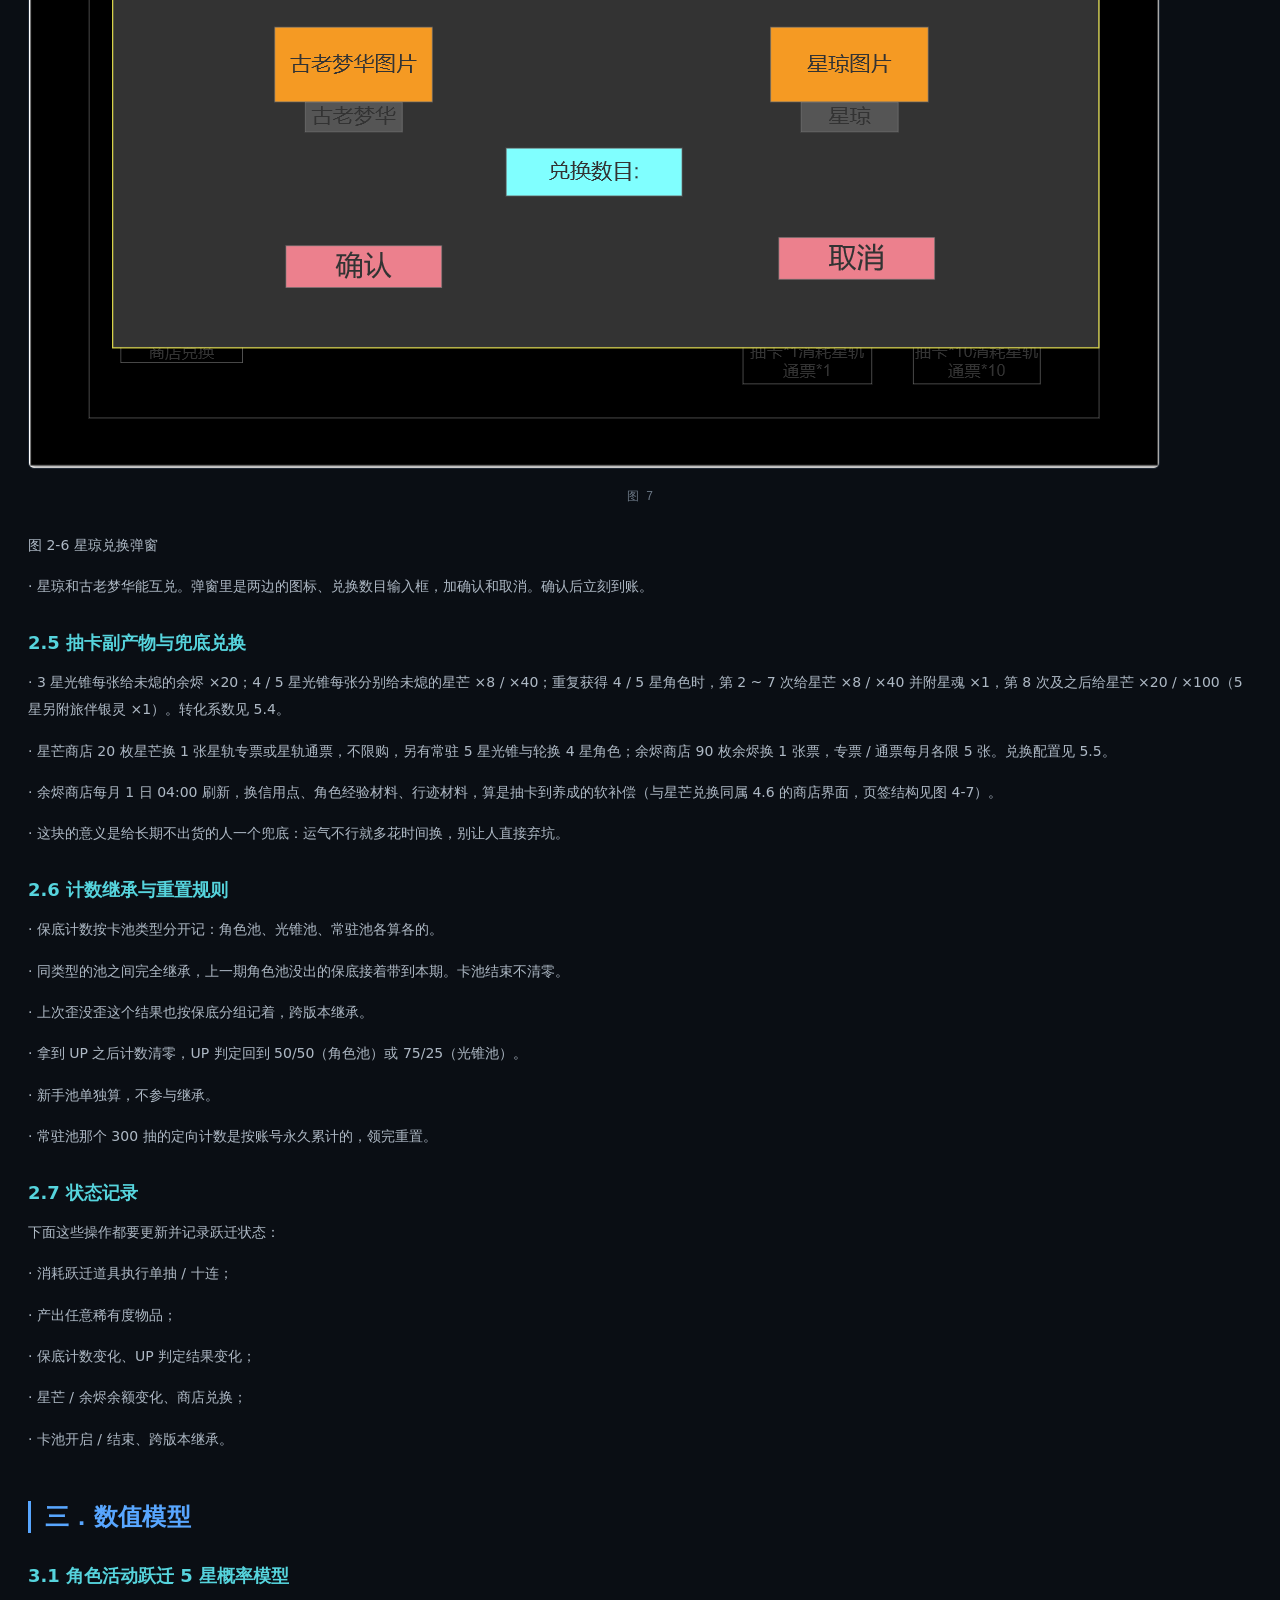
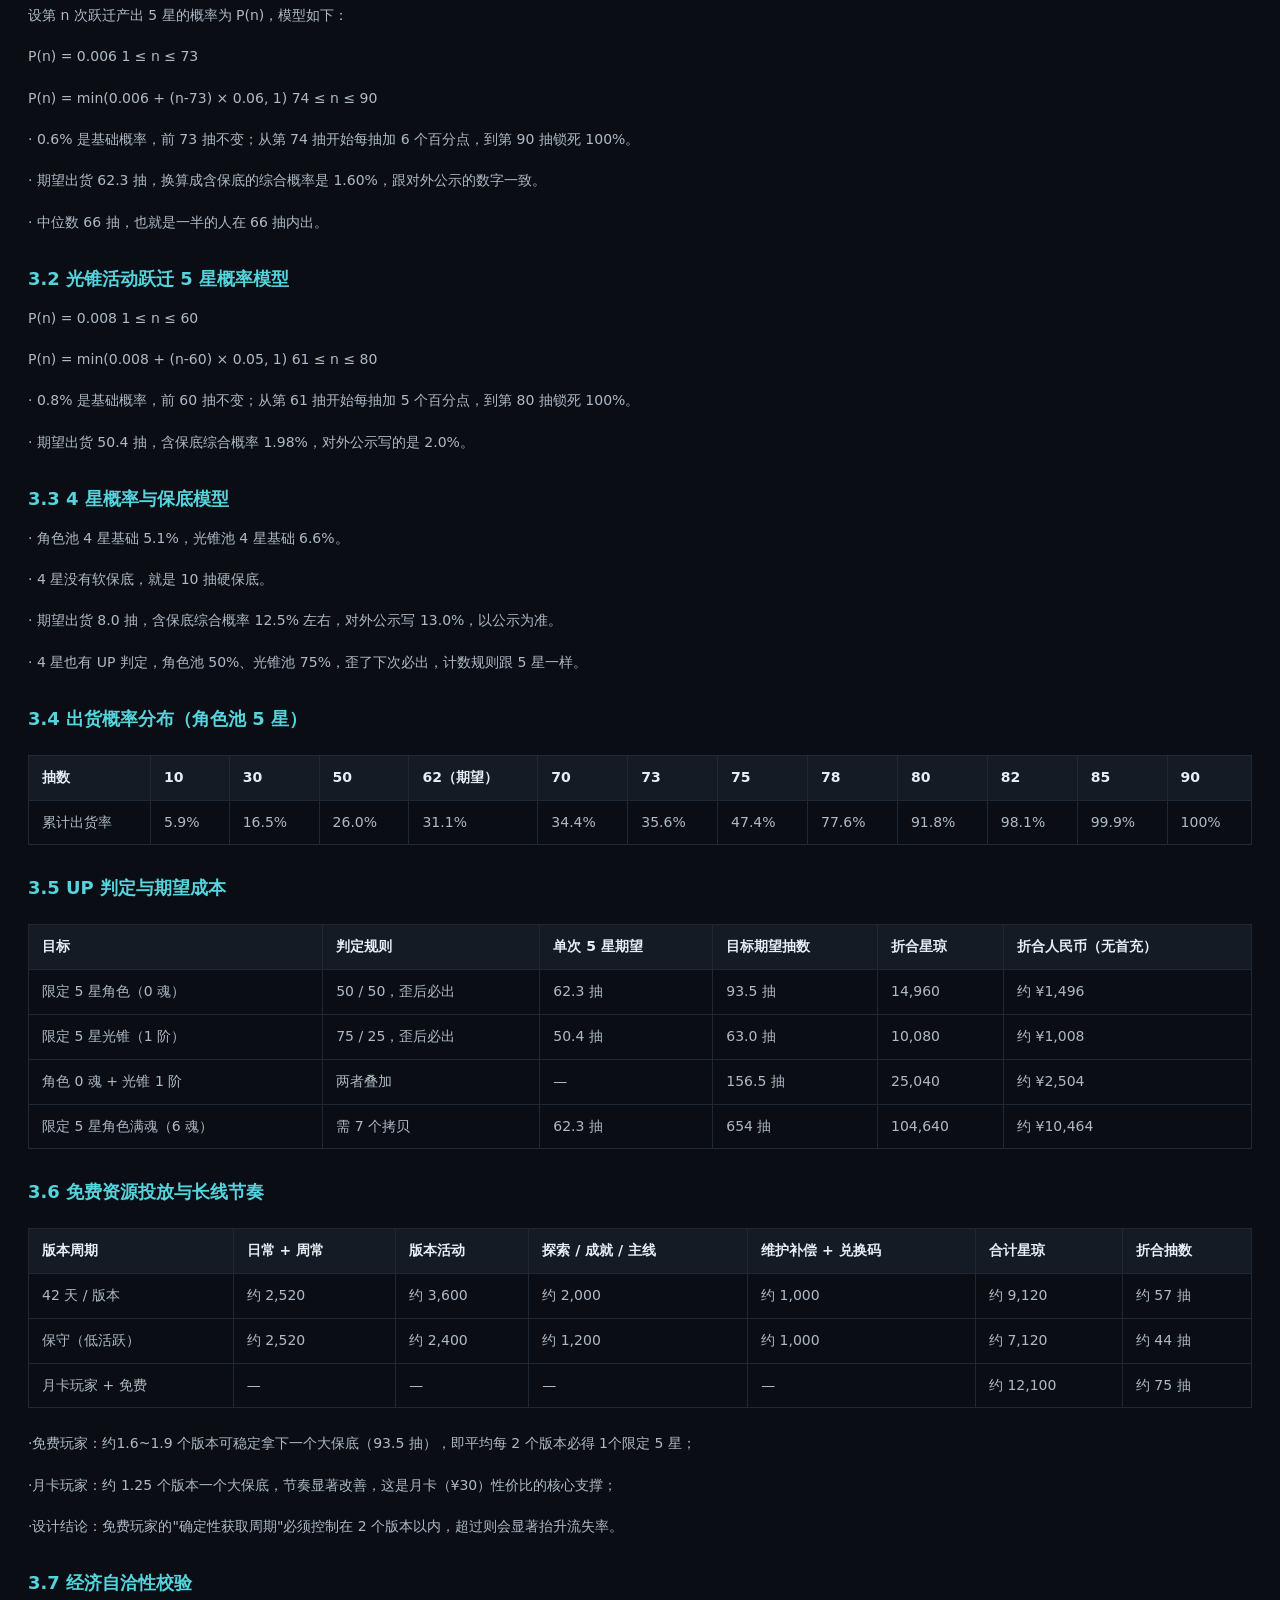
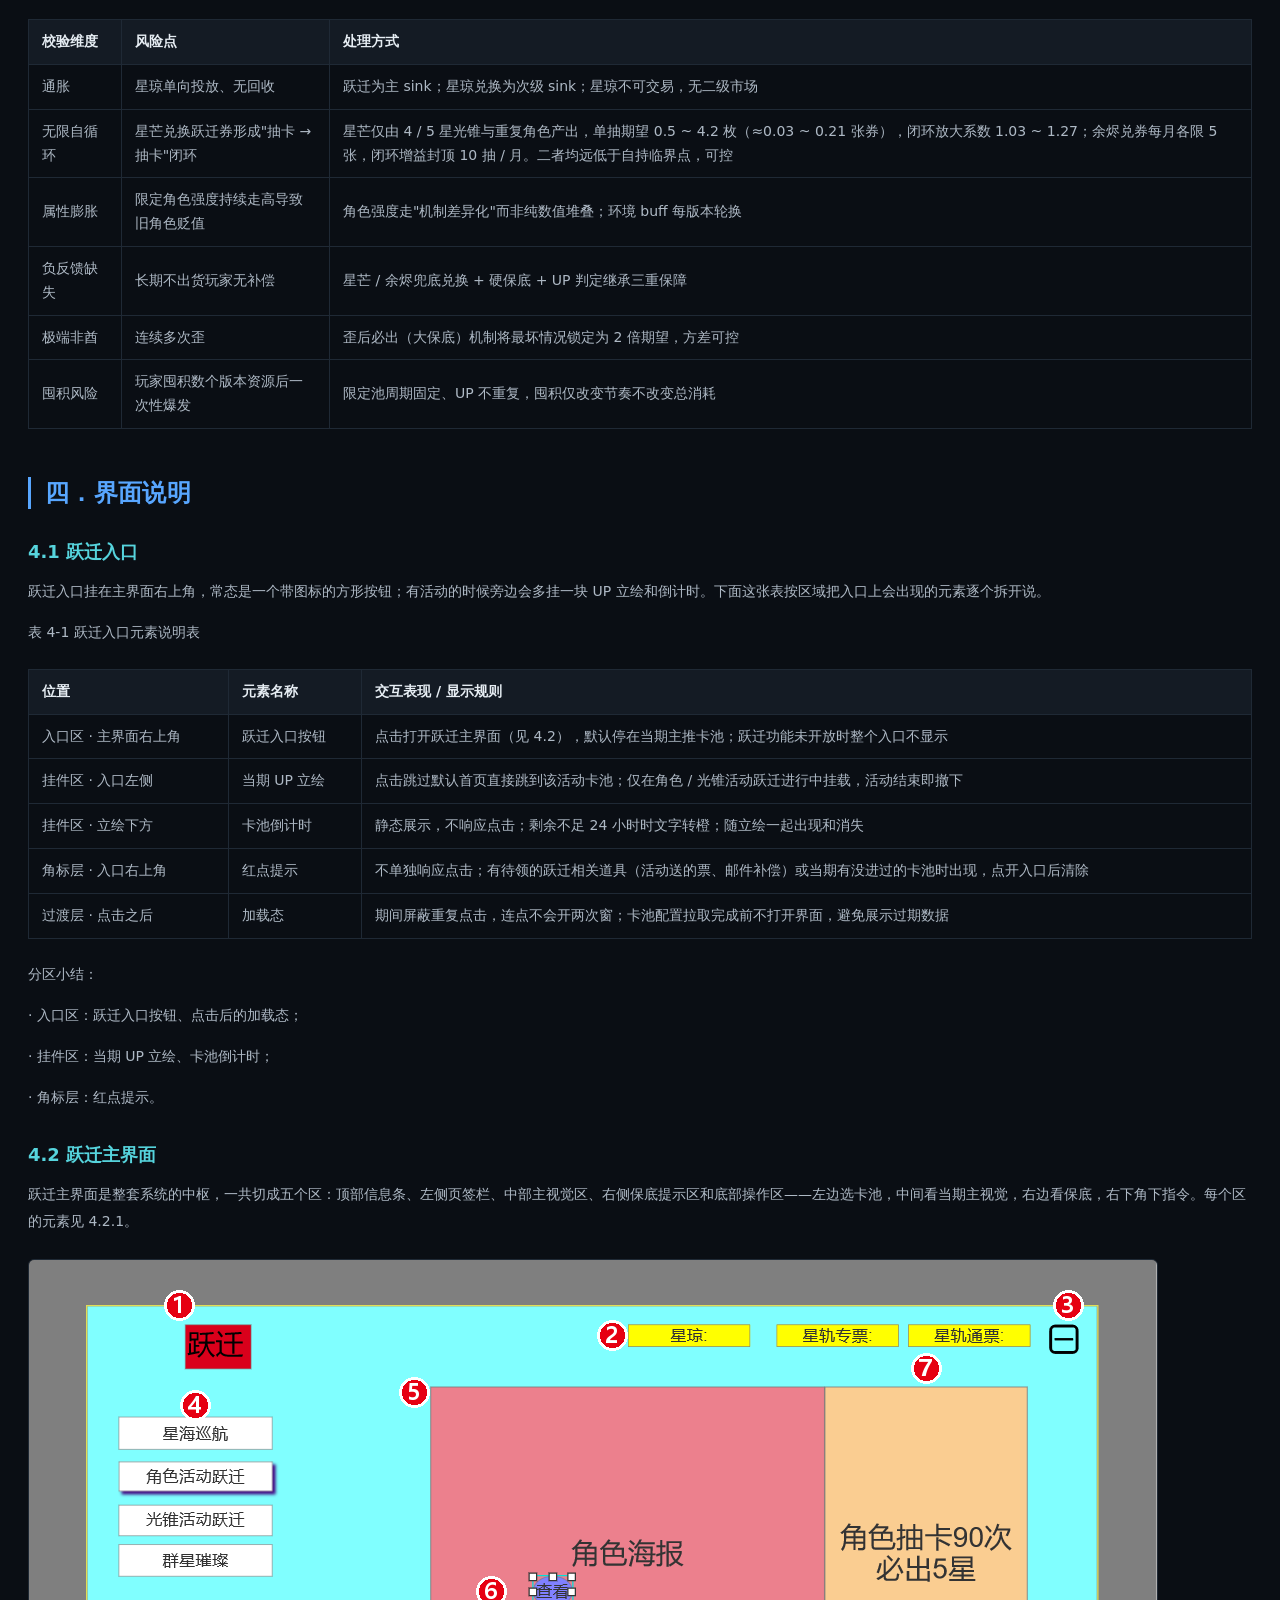
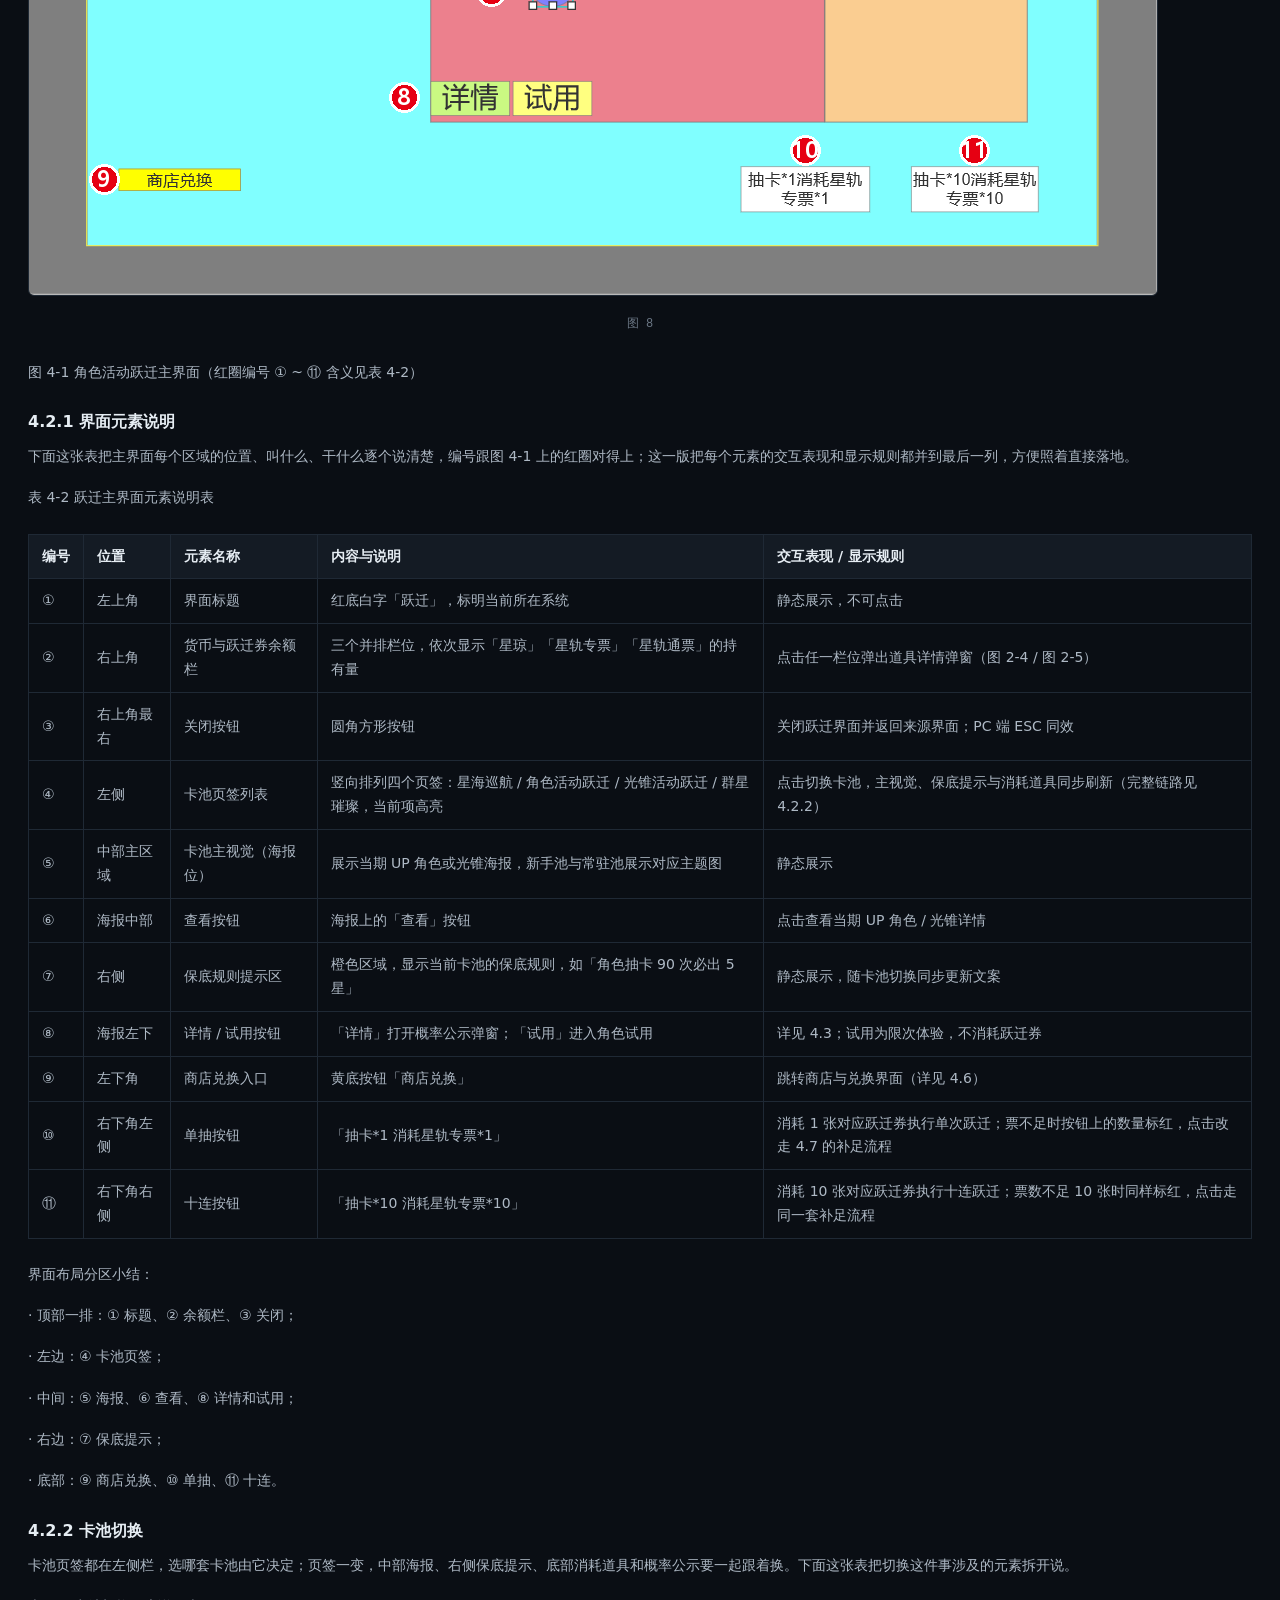
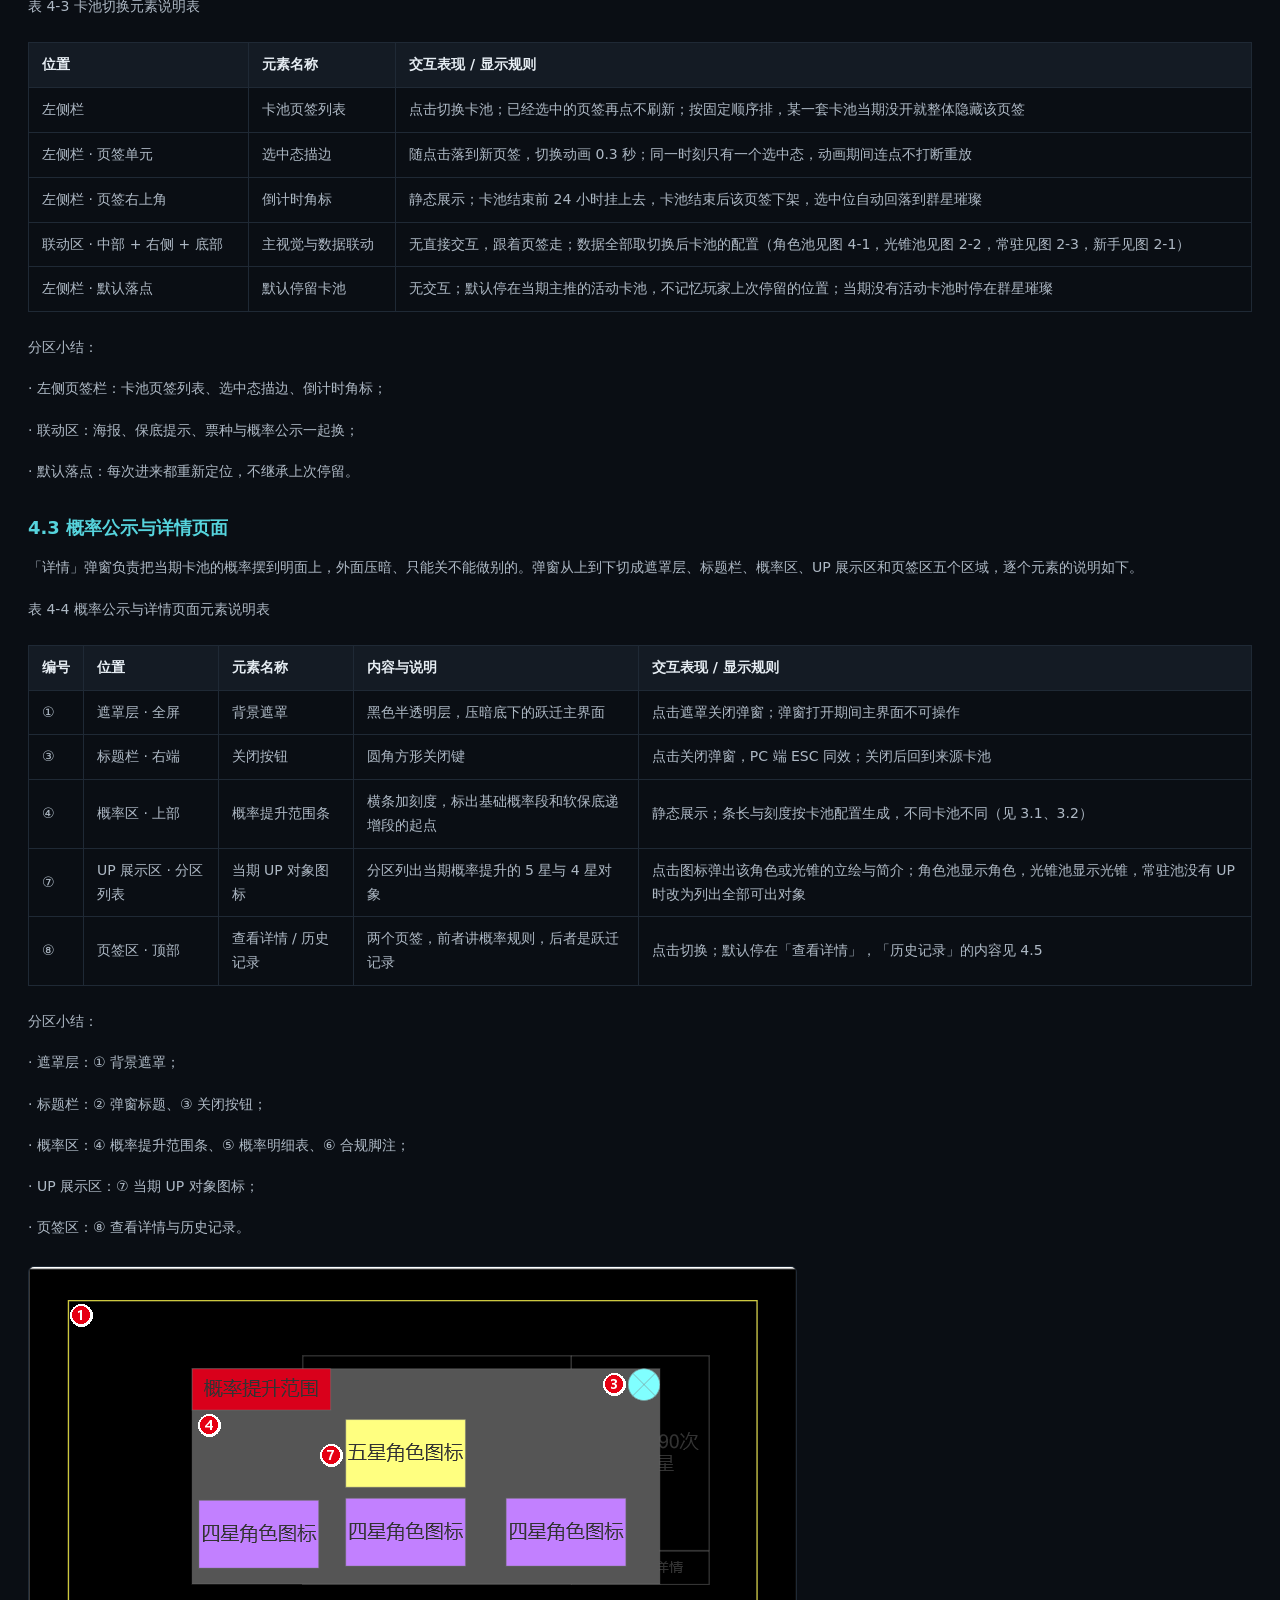
<file: works/hsr-warp-design.html>
<!DOCTYPE html>
<html lang="zh-CN">
<head>
<meta charset="UTF-8">
<meta name="viewport" content="width=device-width, initial-scale=1">
<title>《崩坏：星穹铁道》跃迁系统策划案 · 黄彦飞</title>
<meta name="description" content="《崩坏：星穹铁道》跃迁系统策划案 — 系统策划作品集 by 黄彦飞">
<link rel="stylesheet" href="../assets/styles.css">
</head>
<body>
<nav class="nav">
  <div class="nav__inner">
    <a class="nav__logo" href="../index.html">HYF<span>系统策划作品集</span></a>
    <button class="nav__toggle" aria-label="菜单">&#9776;</button>
    <ul class="nav__links">
      <li><a href="../index.html#about"><em>01</em>关于</a></li>
      <li><a href="../index.html#skills"><em>02</em>核心能力</a></li>
      <li><a href="../index.html#work"><em>03</em>代表作品</a></li>
      <li><a href="../index.html#play"><em>04</em>游戏经历</a></li>
      <li><a href="../index.html#contact"><em>05</em>联系方式</a></li>
    </ul>
  </div>
</nav>

<main class="page">
  <div class="page__body">
    <a class="page__back" href="../index.html#work">&#8592; 返回作品列表</a>

    <header class="doc-head">
      <span class="doc-head__tag tag--design">系统策划案</span>
      <h1>《崩坏：星穹铁道》跃迁系统策划案</h1>
      <p class="doc-head__desc">完整设计一套抽卡（跃迁）系统：卡池结构与 UI 分区、概率与保底递增量表、跨池继承规则、UP 切换与追歼值落的边界处理，配套 13 张界面原型图与状态流转说明。</p>
      <div class="doc-meta">
        <span>撰写 / 2026.09</span>
        <span>系统策划 · 抽卡与保底</span>
        <span>黄彦飞</span>
      </div>
    </header>

    <nav class="doc-nav" id="toc-box" style="display:none">
      <div class="doc-nav__title">目录</div>
      <ol id="toc-list"></ol>
    </nav>

    <article class="doc">
<h2>一．系统概述</h2>
<h3>1.1 设计说明</h3>
<h4>1.1.1 设计目的</h4>
<p>· 跃迁是主要收入来源，版本内容能不能持续做下去，基本就看这块。</p>
<p>· 保底托住下限，概率制造惊喜。免费玩家靠时间也能攒出限定角色，付费玩家去追上限。</p>
<p>· 限定 UP 按版本轮换，玩家的节奏跟着走：攒资源、抽、养成、打高难内容。</p>
<p>· 月卡、大月卡、首充双倍这些，要能把小氪往上推成中氪。</p>
<p>· 抽卡副产物（未熄的星芒、未熄的余烬）能换票和材料，脸黑的人不至于完全没产出。</p>
<h4>1.1.2 设计要求</h4>
<p>· 概率要公示明白：基础概率和含保底的综合概率都写上，抽卡日志至少存 180 天，满足合规。</p>
<p>· 同类型卡池的保底计数和 UP 判定要跨版本继承，不能让玩家攒的抽数白费。</p>
<p>· UP 规则得让玩家一句话说清：角色池 50/50、光锥池 75/25，歪了下次必出。</p>
<p>· 星琼、星轨专票（限定）、星轨通票（常驻）三层分开，限定池和常驻池的票不通用，免得免费资源被常驻池吸走。</p>
<p>· 新手池打 8 折，50 抽内必出 5 星，先把人留住。</p>
<p>· 单抽十连都能一键跳过演出直接看结果，结果页支持分享。</p>
<h4>1.1.3 系统流程整体逻辑</h4>
<p>整体流程：进跃迁界面 → 选卡池 → 执行并结算 → 更新保底和 UP 状态 → 展示结果发奖励 → 去商店兑换或者查记录。</p>
<figure class="figure"><img src="assets/img/hsr-warp-design/fig01.png" alt="图 1"><figcaption>图 1</figcaption></figure>
<p>图 1-1  系统流程整体逻辑</p>
<h3>1.2 系统简述</h3>
<h4>1.2.1 功能介绍</h4>
<p>· 角色和光锥只能靠跃迁拿，版本限定的东西都从这里出。</p>
<p>· 交互就两种：单抽和十连。底层状态是保底计数加 UP 判定。</p>
<p>· 未熄的星芒、未熄的余烬这两种副产物进兑换商店，算是抽卡的回收口子。</p>
<p>· 概率公示和历史记录都开放给玩家查，省得玩家怀疑暗改概率。</p>
<h4>1.2.2 卡池分类总览</h4>
<div class="table-scroll"><table><tr><th>卡池类型</th><th>卡池名称</th><th>消耗道具</th><th>5 星硬保底</th><th>UP 机制</th><th>计数继承</th></tr><tr><td>新手</td><td>星海巡航</td><td>星轨通票（8 折）</td><td>50 抽</td><td>无 UP，50 抽内必出 5 星</td><td>不继承</td></tr><tr><td>角色活动</td><td>角色活动跃迁</td><td>星轨专票</td><td>90 抽</td><td>50% UP，歪后必出</td><td>跨版本继承</td></tr><tr><td>光锥活动</td><td>光锥活动跃迁</td><td>星轨专票</td><td>80 抽</td><td>75% UP，歪后必出</td><td>跨版本继承</td></tr><tr><td>常驻</td><td>群星璀璨</td><td>星轨通票</td><td>90 抽</td><td>七位常驻角色定向抽取</td><td>永久累计</td></tr></table></div>
<h4>1.2.3 核心循环</h4>
<p>日常活跃产星琼 → 星琼换专票 → 跃迁消耗 → 出角色、光锥和副产物 → 未熄的星芒再换专票 → 养成 → 打高难内容 → 继续产星琼。</p>
<h2>二．系统说明</h2>
<h3>2.1 系统解锁与入口</h3>
<p>· 开拓等级到 5 级、主线做完「于曈昽的骄阳下」，跃迁就开了。</p>
<p>· 入口在游玩画面右上方，叫「抽卡界面」，点了直接进跃迁主界面。</p>
<p>· PC 上还能按 F4 直接开，ESC 退回游玩画面。</p>
<p>· 移动端一样，点右上那个圆形入口。</p>
<p>· 活动期间游玩画面会挂当期 UP 的快捷入口，点了直接跳对应卡池。</p>
<h3>2.2 卡池说明</h3>
<h4>2.2.1 新手跃迁 · 星海巡航</h4>
<p>· 这是个独立池，最多抽 50 次，抽满或者出了 5 星就关。</p>
<p>· 十连打 8 折，也就是 10 连只花 8 张通票。</p>
<p>· 前 10 连必出 4 星及以上；50 抽内必出 5 星。</p>
<p>· 保底计数独立，不跟别的池继承。抽满 50 次入口就没了。</p>
<figure class="figure"><img src="assets/img/hsr-warp-design/fig02.png" alt="图 2"><figcaption>图 2</figcaption></figure>
<p>图 2-1  星海巡航（新手跃迁）界面</p>
<h4>2.2.2 角色活动跃迁</h4>
<p>· 一个版本分上下半，各开 1 个（或者带复刻）限定 5 星角色。</p>
<p>· 同期 UP 3 个 4 星角色，占 4 星的一半权重。</p>
<p>· 花星轨专票，5 星 90 抽保底，4 星 10 抽保底。</p>
<p>· 界面长什么样见 4.2 和图 4-1。</p>
<h4>2.2.3 光锥活动跃迁</h4>
<p>· 跟角色池同期开，UP 当期的限定 5 星光锥。</p>
<p>· 也是花专票，5 星 80 抽保底，UP 命中率 75%，比角色池好出不少。</p>
<p>· 跟角色池共用左边那排页签。切到「光锥活动跃迁」，中间海报换成光锥，右边提示文案也跟着变成「光锥抽卡 80 次必出 5 星」。</p>
<figure class="figure"><img src="assets/img/hsr-warp-design/fig03.png" alt="图 3"><figcaption>图 3</figcaption></figure>
<p>图 2-2  光锥活动跃迁界面</p>
<h4>2.2.4 常驻跃迁 · 群星璀璨</h4>
<p>· 常驻的角色和光锥都在这儿，花通票，5 星 90 抽保底。</p>
<p>· 右边提示区有个「选择七位角色作为定向抽取」的入口，玩家从常驻 5 星里挑 7 个当定向目标。</p>
<p>· 累计抽满 300 次能解锁一次自选常驻 5 星，每个号只能领 1 次，领完计数清零重新攒。</p>
<figure class="figure"><img src="assets/img/hsr-warp-design/fig04.png" alt="图 4"><figcaption>图 4</figcaption></figure>
<p>图 2-3  常驻跃迁「群星璀璨」界面</p>
<h3>2.3 概率与保底说明</h3>
<p>· 角色池：5 星基础 0.6%，4 星 5.1%，3 星 94.3%。算上保底，5 星综合 1.6%、4 星 13.0%。</p>
<p>· 光锥池：5 星基础 0.8%，4 星 6.6%，3 星 92.6%。算上保底，5 星综合 2.0%。</p>
<p>· 软保底：5 星在到硬保底之前会先进概率递增区间，角色池从第 74 抽起、光锥池从第 61 抽起。递增步长见 3.1、3.2 和配置表。</p>
<p>· 硬保底：角色池 90 抽、光锥池 80 抽必出 5 星。4 星是每 10 抽必出一个 4 星及以上。</p>
<p>· 十连里至少含 1 个 4 星及以上。</p>
<h3>2.4 货币与消耗说明</h3>
<p>跃迁一共涉及五种货币和道具：星琼是通用货币，星轨专票和星轨通票是跃迁券、互相不通，未熄的星芒和未熄的余烬是抽卡副产物。</p>
<div class="table-scroll"><table><tr><th>货币 / 道具</th><th>获取途径</th><th>用途</th><th>备注</th></tr><tr><td>星琼</td><td>充值、日常 / 周常、活动、探索、成就、补偿</td><td>兑换跃迁券、兑换其他资源</td><td>通用高级货币，可与古老梦华互相兑换</td></tr><tr><td>星轨专票</td><td>星琼 1:160 兑换、星芒商店（20 星芒 / 张，不限购）、活动赠送</td><td>限定卡池（角色 / 光锥活动跃迁）</td><td>限定池专用，不可用于常驻池</td></tr><tr><td>星轨通票</td><td>星琼 1:160 兑换、星芒商店、余烬商店（90 余烬 / 张，月限 5）、大月卡、开拓等级奖励</td><td>常驻池、新手池</td><td>常驻池专用，不可用于限定池</td></tr><tr><td>未熄的星芒</td><td>4 / 5 星光锥每张转化；重复获得 4 / 5 星角色转化</td><td>星芒商店兑换专票、通票、常驻 5 星光锥与轮换 4 星角色</td><td>核心回收货币，兑换跃迁券不限购</td></tr><tr><td>未熄的余烬</td><td>3 星光锥每张转化（20 枚 / 张）</td><td>余烬商店兑换跃迁券与基础养成资源</td><td>高频低值货币，兑换跃迁券每月各限 5 张</td></tr></table></div>
<figure class="figure"><img src="assets/img/hsr-warp-design/fig05.png" alt="图 5"><figcaption>图 5</figcaption></figure>
<p>图 2-4  星轨专票道具详情弹窗</p>
<p>· 点右上角「星轨专票」那个栏位，会弹道具详情：道具图、背景故事、使用说明，还有当前持有多少。</p>
<figure class="figure"><img src="assets/img/hsr-warp-design/fig06.png" alt="图 6"><figcaption>图 6</figcaption></figure>
<p>图 2-5  星轨通票道具详情弹窗</p>
<p>· 通票的弹窗结构一样，两张票分别对限定池和常驻池。</p>
<figure class="figure"><img src="assets/img/hsr-warp-design/fig07.png" alt="图 7"><figcaption>图 7</figcaption></figure>
<p>图 2-6  星琼兑换弹窗</p>
<p>· 星琼和古老梦华能互兑。弹窗里是两边的图标、兑换数目输入框，加确认和取消。确认后立刻到账。</p>
<h3>2.5 抽卡副产物与兜底兑换</h3>
<p>· 3 星光锥每张给未熄的余烬 ×20；4 / 5 星光锥每张分别给未熄的星芒 ×8 / ×40；重复获得 4 / 5 星角色时，第 2 ~ 7 次给星芒 ×8 / ×40 并附星魂 ×1，第 8 次及之后给星芒 ×20 / ×100（5 星另附旅伴银灵 ×1）。转化系数见 5.4。</p>
<p>· 星芒商店 20 枚星芒换 1 张星轨专票或星轨通票，不限购，另有常驻 5 星光锥与轮换 4 星角色；余烬商店 90 枚余烬换 1 张票，专票 / 通票每月各限 5 张。兑换配置见 5.5。</p>
<p>· 余烬商店每月 1 日 04:00 刷新，换信用点、角色经验材料、行迹材料，算是抽卡到养成的软补偿（与星芒兑换同属 4.6 的商店界面，页签结构见图 4-7）。</p>
<p>· 这块的意义是给长期不出货的人一个兜底：运气不行就多花时间换，别让人直接弃坑。</p>
<h3>2.6 计数继承与重置规则</h3>
<p>· 保底计数按卡池类型分开记：角色池、光锥池、常驻池各算各的。</p>
<p>· 同类型的池之间完全继承，上一期角色池没出的保底接着带到本期。卡池结束不清零。</p>
<p>· 上次歪没歪这个结果也按保底分组记着，跨版本继承。</p>
<p>· 拿到 UP 之后计数清零，UP 判定回到 50/50（角色池）或 75/25（光锥池）。</p>
<p>· 新手池单独算，不参与继承。</p>
<p>· 常驻池那个 300 抽的定向计数是按账号永久累计的，领完重置。</p>
<h3>2.7 状态记录</h3>
<p>下面这些操作都要更新并记录跃迁状态：</p>
<p>· 消耗跃迁道具执行单抽 / 十连；</p>
<p>· 产出任意稀有度物品；</p>
<p>· 保底计数变化、UP 判定结果变化；</p>
<p>· 星芒 / 余烬余额变化、商店兑换；</p>
<p>· 卡池开启 / 结束、跨版本继承。</p>
<h2>三．数值模型</h2>
<h3>3.1 角色活动跃迁 5 星概率模型</h3>
<p>设第 n 次跃迁产出 5 星的概率为 P(n)，模型如下：</p>
<p>P(n) = 0.006                          1 ≤ n ≤ 73</p>
<p>P(n) = min(0.006 + (n-73) × 0.06, 1)     74 ≤ n ≤ 90</p>
<p>· 0.6% 是基础概率，前 73 抽不变；从第 74 抽开始每抽加 6 个百分点，到第 90 抽锁死 100%。</p>
<p>· 期望出货 62.3 抽，换算成含保底的综合概率是 1.60%，跟对外公示的数字一致。</p>
<p>· 中位数 66 抽，也就是一半的人在 66 抽内出。</p>
<h3>3.2 光锥活动跃迁 5 星概率模型</h3>
<p>P(n) = 0.008                          1 ≤ n ≤ 60</p>
<p>P(n) = min(0.008 + (n-60) × 0.05, 1)     61 ≤ n ≤ 80</p>
<p>· 0.8% 是基础概率，前 60 抽不变；从第 61 抽开始每抽加 5 个百分点，到第 80 抽锁死 100%。</p>
<p>· 期望出货 50.4 抽，含保底综合概率 1.98%，对外公示写的是 2.0%。</p>
<h3>3.3 4 星概率与保底模型</h3>
<p>· 角色池 4 星基础 5.1%，光锥池 4 星基础 6.6%。</p>
<p>· 4 星没有软保底，就是 10 抽硬保底。</p>
<p>· 期望出货 8.0 抽，含保底综合概率 12.5% 左右，对外公示写 13.0%，以公示为准。</p>
<p>· 4 星也有 UP 判定，角色池 50%、光锥池 75%，歪了下次必出，计数规则跟 5 星一样。</p>
<h3>3.4 出货概率分布（角色池 5 星）</h3>
<div class="table-scroll"><table><tr><th>抽数</th><th>10</th><th>30</th><th>50</th><th>62（期望）</th><th>70</th><th>73</th><th>75</th><th>78</th><th>80</th><th>82</th><th>85</th><th>90</th></tr><tr><td>累计出货率</td><td>5.9%</td><td>16.5%</td><td>26.0%</td><td>31.1%</td><td>34.4%</td><td>35.6%</td><td>47.4%</td><td>77.6%</td><td>91.8%</td><td>98.1%</td><td>99.9%</td><td>100%</td></tr></table></div>
<h3>3.5 UP 判定与期望成本</h3>
<div class="table-scroll"><table><tr><th>目标</th><th>判定规则</th><th>单次 5 星期望</th><th>目标期望抽数</th><th>折合星琼</th><th>折合人民币（无首充）</th></tr><tr><td>限定 5 星角色（0 魂）</td><td>50 / 50，歪后必出</td><td>62.3 抽</td><td>93.5 抽</td><td>14,960</td><td>约 ¥1,496</td></tr><tr><td>限定 5 星光锥（1 阶）</td><td>75 / 25，歪后必出</td><td>50.4 抽</td><td>63.0 抽</td><td>10,080</td><td>约 ¥1,008</td></tr><tr><td>角色 0 魂 + 光锥 1 阶</td><td>两者叠加</td><td>—</td><td>156.5 抽</td><td>25,040</td><td>约 ¥2,504</td></tr><tr><td>限定 5 星角色满魂（6 魂）</td><td>需 7 个拷贝</td><td>62.3 抽</td><td>654 抽</td><td>104,640</td><td>约 ¥10,464</td></tr></table></div>
<h3>3.6 免费资源投放与长线节奏</h3>
<div class="table-scroll"><table><tr><th>版本周期</th><th>日常 + 周常</th><th>版本活动</th><th>探索 / 成就 / 主线</th><th>维护补偿 + 兑换码</th><th>合计星琼</th><th>折合抽数</th></tr><tr><td>42 天 / 版本</td><td>约 2,520</td><td>约 3,600</td><td>约 2,000</td><td>约 1,000</td><td>约 9,120</td><td>约 57 抽</td></tr><tr><td>保守（低活跃）</td><td>约 2,520</td><td>约 2,400</td><td>约 1,200</td><td>约 1,000</td><td>约 7,120</td><td>约 44 抽</td></tr><tr><td>月卡玩家 + 免费</td><td>—</td><td>—</td><td>—</td><td>—</td><td>约 12,100</td><td>约 75 抽</td></tr></table></div>
<p>·免费玩家：约1.6~1.9 个版本可稳定拿下一个大保底（93.5 抽），即平均每 2 个版本必得 1个限定 5 星；</p>
<p>·月卡玩家：约 1.25 个版本一个大保底，节奏显著改善，这是月卡（¥30）性价比的核心支撑；</p>
<p>·设计结论：免费玩家的"确定性获取周期"必须控制在 2 个版本以内，超过则会显著抬升流失率。</p>
<h3>3.7 经济自洽性校验</h3>
<div class="table-scroll"><table><tr><th>校验维度</th><th>风险点</th><th>处理方式</th></tr><tr><td>通胀</td><td>星琼单向投放、无回收</td><td>跃迁为主 sink；星琼兑换为次级 sink；星琼不可交易，无二级市场</td></tr><tr><td>无限自循环</td><td>星芒兑换跃迁券形成"抽卡 → 抽卡"闭环</td><td>星芒仅由 4 / 5 星光锥与重复角色产出，单抽期望 0.5 ~ 4.2 枚（≈0.03 ~ 0.21 张券），闭环放大系数 1.03 ~ 1.27；余烬兑券每月各限 5 张，闭环增益封顶 10 抽 / 月。二者均远低于自持临界点，可控</td></tr><tr><td>属性膨胀</td><td>限定角色强度持续走高导致旧角色贬值</td><td>角色强度走"机制差异化"而非纯数值堆叠；环境 buff 每版本轮换</td></tr><tr><td>负反馈缺失</td><td>长期不出货玩家无补偿</td><td>星芒 / 余烬兜底兑换 + 硬保底 + UP 判定继承三重保障</td></tr><tr><td>极端非酋</td><td>连续多次歪</td><td>歪后必出（大保底）机制将最坏情况锁定为 2 倍期望，方差可控</td></tr><tr><td>囤积风险</td><td>玩家囤积数个版本资源后一次性爆发</td><td>限定池周期固定、UP 不重复，囤积仅改变节奏不改变总消耗</td></tr></table></div>
<h2>四．界面说明</h2>
<h3>4.1 跃迁入口</h3>
<p>跃迁入口挂在主界面右上角，常态是一个带图标的方形按钮；有活动的时候旁边会多挂一块 UP 立绘和倒计时。下面这张表按区域把入口上会出现的元素逐个拆开说。</p>
<p>表 4-1  跃迁入口元素说明表</p>
<div class="table-scroll"><table><tr><th>位置</th><th>元素名称</th><th>交互表现 / 显示规则</th></tr><tr><td>入口区 · 主界面右上角</td><td>跃迁入口按钮</td><td>点击打开跃迁主界面（见 4.2），默认停在当期主推卡池；跃迁功能未开放时整个入口不显示</td></tr><tr><td>挂件区 · 入口左侧</td><td>当期 UP 立绘</td><td>点击跳过默认首页直接跳到该活动卡池；仅在角色 / 光锥活动跃迁进行中挂载，活动结束即撤下</td></tr><tr><td>挂件区 · 立绘下方</td><td>卡池倒计时</td><td>静态展示，不响应点击；剩余不足 24 小时时文字转橙；随立绘一起出现和消失</td></tr><tr><td>角标层 · 入口右上角</td><td>红点提示</td><td>不单独响应点击；有待领的跃迁相关道具（活动送的票、邮件补偿）或当期有没进过的卡池时出现，点开入口后清除</td></tr><tr><td>过渡层 · 点击之后</td><td>加载态</td><td>期间屏蔽重复点击，连点不会开两次窗；卡池配置拉取完成前不打开界面，避免展示过期数据</td></tr></table></div>
<p>分区小结：</p>
<p>· 入口区：跃迁入口按钮、点击后的加载态；</p>
<p>· 挂件区：当期 UP 立绘、卡池倒计时；</p>
<p>· 角标层：红点提示。</p>
<h3>4.2 跃迁主界面</h3>
<p>跃迁主界面是整套系统的中枢，一共切成五个区：顶部信息条、左侧页签栏、中部主视觉区、右侧保底提示区和底部操作区——左边选卡池，中间看当期主视觉，右边看保底，右下角下指令。每个区的元素见 4.2.1。</p>
<figure class="figure"><img src="assets/img/hsr-warp-design/fig08.png" alt="图 8"><figcaption>图 8</figcaption></figure>
<p>图 4-1  角色活动跃迁主界面（红圈编号 ① ~ ⑪ 含义见表 4-2）</p>
<h4>4.2.1 界面元素说明</h4>
<p>下面这张表把主界面每个区域的位置、叫什么、干什么逐个说清楚，编号跟图 4-1 上的红圈对得上；这一版把每个元素的交互表现和显示规则都并到最后一列，方便照着直接落地。</p>
<p>表 4-2  跃迁主界面元素说明表</p>
<div class="table-scroll"><table><tr><th>编号</th><th>位置</th><th>元素名称</th><th>内容与说明</th><th>交互表现 / 显示规则</th></tr><tr><td>①</td><td>左上角</td><td>界面标题</td><td>红底白字「跃迁」，标明当前所在系统</td><td>静态展示，不可点击</td></tr><tr><td>②</td><td>右上角</td><td>货币与跃迁券余额栏</td><td>三个并排栏位，依次显示「星琼」「星轨专票」「星轨通票」的持有量</td><td>点击任一栏位弹出道具详情弹窗（图 2-4 / 图 2-5）</td></tr><tr><td>③</td><td>右上角最右</td><td>关闭按钮</td><td>圆角方形按钮</td><td>关闭跃迁界面并返回来源界面；PC 端 ESC 同效</td></tr><tr><td>④</td><td>左侧</td><td>卡池页签列表</td><td>竖向排列四个页签：星海巡航 / 角色活动跃迁 / 光锥活动跃迁 / 群星璀璨，当前项高亮</td><td>点击切换卡池，主视觉、保底提示与消耗道具同步刷新（完整链路见 4.2.2）</td></tr><tr><td>⑤</td><td>中部主区域</td><td>卡池主视觉（海报位）</td><td>展示当期 UP 角色或光锥海报，新手池与常驻池展示对应主题图</td><td>静态展示</td></tr><tr><td>⑥</td><td>海报中部</td><td>查看按钮</td><td>海报上的「查看」按钮</td><td>点击查看当期 UP 角色 / 光锥详情</td></tr><tr><td>⑦</td><td>右侧</td><td>保底规则提示区</td><td>橙色区域，显示当前卡池的保底规则，如「角色抽卡 90 次必出 5 星」</td><td>静态展示，随卡池切换同步更新文案</td></tr><tr><td>⑧</td><td>海报左下</td><td>详情 / 试用按钮</td><td>「详情」打开概率公示弹窗；「试用」进入角色试用</td><td>详见 4.3；试用为限次体验，不消耗跃迁券</td></tr><tr><td>⑨</td><td>左下角</td><td>商店兑换入口</td><td>黄底按钮「商店兑换」</td><td>跳转商店与兑换界面（详见 4.6）</td></tr><tr><td>⑩</td><td>右下角左侧</td><td>单抽按钮</td><td>「抽卡*1 消耗星轨专票*1」</td><td>消耗 1 张对应跃迁券执行单次跃迁；票不足时按钮上的数量标红，点击改走 4.7 的补足流程</td></tr><tr><td>⑪</td><td>右下角右侧</td><td>十连按钮</td><td>「抽卡*10 消耗星轨专票*10」</td><td>消耗 10 张对应跃迁券执行十连跃迁；票数不足 10 张时同样标红，点击走同一套补足流程</td></tr></table></div>
<p>界面布局分区小结：</p>
<p>· 顶部一排：① 标题、② 余额栏、③ 关闭；</p>
<p>· 左边：④ 卡池页签；</p>
<p>· 中间：⑤ 海报、⑥ 查看、⑧ 详情和试用；</p>
<p>· 右边：⑦ 保底提示；</p>
<p>· 底部：⑨ 商店兑换、⑩ 单抽、⑪ 十连。</p>
<h4>4.2.2 卡池切换</h4>
<p>卡池页签都在左侧栏，选哪套卡池由它决定；页签一变，中部海报、右侧保底提示、底部消耗道具和概率公示要一起跟着换。下面这张表把切换这件事涉及的元素拆开说。</p>
<p>表 4-3  卡池切换元素说明表</p>
<div class="table-scroll"><table><tr><th>位置</th><th>元素名称</th><th>交互表现 / 显示规则</th></tr><tr><td>左侧栏</td><td>卡池页签列表</td><td>点击切换卡池；已经选中的页签再点不刷新；按固定顺序排，某一套卡池当期没开就整体隐藏该页签</td></tr><tr><td>左侧栏 · 页签单元</td><td>选中态描边</td><td>随点击落到新页签，切换动画 0.3 秒；同一时刻只有一个选中态，动画期间连点不打断重放</td></tr><tr><td>左侧栏 · 页签右上角</td><td>倒计时角标</td><td>静态展示；卡池结束前 24 小时挂上去，卡池结束后该页签下架，选中位自动回落到群星璀璨</td></tr><tr><td>联动区 · 中部 + 右侧 + 底部</td><td>主视觉与数据联动</td><td>无直接交互，跟着页签走；数据全部取切换后卡池的配置（角色池见图 4-1，光锥池见图 2-2，常驻见图 2-3，新手见图 2-1）</td></tr><tr><td>左侧栏 · 默认落点</td><td>默认停留卡池</td><td>无交互；默认停在当期主推的活动卡池，不记忆玩家上次停留的位置；当期没有活动卡池时停在群星璀璨</td></tr></table></div>
<p>分区小结：</p>
<p>· 左侧页签栏：卡池页签列表、选中态描边、倒计时角标；</p>
<p>· 联动区：海报、保底提示、票种与概率公示一起换；</p>
<p>· 默认落点：每次进来都重新定位，不继承上次停留。</p>
<h3>4.3 概率公示与详情页面</h3>
<p>「详情」弹窗负责把当期卡池的概率摆到明面上，外面压暗、只能关不能做别的。弹窗从上到下切成遮罩层、标题栏、概率区、UP 展示区和页签区五个区域，逐个元素的说明如下。</p>
<p>表 4-4  概率公示与详情页面元素说明表</p>
<div class="table-scroll"><table><tr><th>编号</th><th>位置</th><th>元素名称</th><th>内容与说明</th><th>交互表现 / 显示规则</th></tr><tr><td>①</td><td>遮罩层 · 全屏</td><td>背景遮罩</td><td>黑色半透明层，压暗底下的跃迁主界面</td><td>点击遮罩关闭弹窗；弹窗打开期间主界面不可操作</td></tr><tr><td>③</td><td>标题栏 · 右端</td><td>关闭按钮</td><td>圆角方形关闭键</td><td>点击关闭弹窗，PC 端 ESC 同效；关闭后回到来源卡池</td></tr><tr><td>④</td><td>概率区 · 上部</td><td>概率提升范围条</td><td>横条加刻度，标出基础概率段和软保底递增段的起点</td><td>静态展示；条长与刻度按卡池配置生成，不同卡池不同（见 3.1、3.2）</td></tr><tr><td>⑦</td><td>UP 展示区 · 分区列表</td><td>当期 UP 对象图标</td><td>分区列出当期概率提升的 5 星与 4 星对象</td><td>点击图标弹出该角色或光锥的立绘与简介；角色池显示角色，光锥池显示光锥，常驻池没有 UP 时改为列出全部可出对象</td></tr><tr><td>⑧</td><td>页签区 · 顶部</td><td>查看详情 / 历史记录</td><td>两个页签，前者讲概率规则，后者是跃迁记录</td><td>点击切换；默认停在「查看详情」，「历史记录」的内容见 4.5</td></tr></table></div>
<p>分区小结：</p>
<p>· 遮罩层：① 背景遮罩；</p>
<p>· 标题栏：② 弹窗标题、③ 关闭按钮；</p>
<p>· 概率区：④ 概率提升范围条、⑤ 概率明细表、⑥ 合规脚注；</p>
<p>· UP 展示区：⑦ 当期 UP 对象图标；</p>
<p>· 页签区：⑧ 查看详情与历史记录。</p>
<figure class="figure"><img src="assets/img/hsr-warp-design/fig09.png" alt="图 9"><figcaption>图 9</figcaption></figure>
<p>图 4-2  抽卡概率详情弹窗（红圈编号 ① ③ ④ ⑦ 含义见表 4-4）</p>
<figure class="figure"><img src="assets/img/hsr-warp-design/fig10.png" alt="图 10"><figcaption>图 10</figcaption></figure>
<p>图 4-3  详情页面 · 查看详情（红圈编号 ⑧ 含义见表 4-4）</p>
<h3>4.4 跃迁演出与结果展示</h3>
<p>跃迁结果分成三段走：演出、结果面板、操作区。演出可以一键跳过直接看结算，结果面板负责把这次出什么、重复转化了多少代币摆清楚，操作区给「再来一次」和「分享」两个出口。逐个元素的说明如下。</p>
<p>表 4-5  跃迁演出与结果展示元素说明表</p>
<div class="table-scroll"><table><tr><th>编号</th><th>位置</th><th>元素名称</th><th>内容与说明</th><th>交互表现 / 显示规则</th></tr><tr><td>②</td><td>结果面板 · 中央</td><td>结果卡 / 结果网格</td><td>单抽 1 张卡，十连排成一排 10 张</td><td>点击单卡翻面看详情，点面板空白推进到下一段；十连按稀有度从高到低排列（5 星 → 4 星 → 3 星），5 星卡加大加粗</td></tr><tr><td>④</td><td>结果面板 · 卡片下方</td><td>重复转化标注</td><td>出货对象对应的代币转化说明</td><td>当场结算；重复角色在给代币的同时按规则给星魂，光锥不论是否重复都会转出代币，转化系数见 5.4</td></tr><tr><td>⑦</td><td>操作区 · 右下角</td><td>分享按钮</td><td>「点击分享结果」字样按钮</td><td>点击唤起系统分享面板；分享图由客户端本地生成，不带任何账号标识信息</td></tr></table></div>
<p>分区小结：</p>
<p>· 演出层：① 跃迁动画；</p>
<p>· 结果面板：② 结果卡与结果网格、③ 稀有度描边、④ 重复转化标注、⑤ 本次结算汇总；</p>
<p>· 操作区：⑥ 再次跃迁、⑦ 分享结果、⑧ 返回。</p>
<figure class="figure"><img src="assets/img/hsr-warp-design/fig11.png" alt="图 11"><figcaption>图 11</figcaption></figure>
<p>图 4-4  单抽结果展示（红圈编号 ② ⑦ 含义见表 4-5）</p>
<figure class="figure"><img src="assets/img/hsr-warp-design/fig12.png" alt="图 12"><figcaption>图 12</figcaption></figure>
<p>图 4-5  十连结果展示（红圈编号 ② ④ ⑦ 含义见表 4-5）</p>
<h3>4.5 跃迁记录</h3>
<p>跃迁记录是纯只读页面，从详情弹窗的「历史记录」页签进来，从上到下切成说明与筛选区、列表区和归档边界三部分。逐个元素的说明如下。</p>
<p>表 4-6  跃迁记录元素说明表</p>
<div class="table-scroll"><table><tr><th>编号</th><th>位置</th><th>元素名称</th><th>内容与说明</th><th>交互表现 / 显示规则</th></tr><tr><td>①</td><td>说明区 · 顶部</td><td>查询范围说明</td><td>小字写明当前能查到多久以前的数据</td><td>静态展示；文案随服务端留存时长走，过期数据归类到「已归档」</td></tr><tr><td>⑤</td><td>列表区 · 表头</td><td>记录表头</td><td>四列：对象类型、对象名称、跃迁类型、跃迁时间</td><td>静态展示；列顺序固定，不支持自定义排序</td></tr><tr><td>⑥</td><td>列表区 · 主体</td><td>记录行</td><td>一条出货一行记录</td><td>只读，点击无响应；按时间倒序，最新的在最上；一次十连的 10 条连续排列并共享同一时间戳</td></tr></table></div>
<p>分区小结：</p>
<p>· 说明区：① 查询范围说明；</p>
<p>· 筛选区：② 跃迁类型、③ 时间范围、④ 统计条；</p>
<p>· 列表区：⑤ 表头、⑥ 记录行、⑦ 分页加载、⑧ 空结果占位；</p>
<p>· 归档边界：客户端只查得到近 6 个月，服务端仍留存 180 天用于合规核查。</p>
<figure class="figure"><img src="assets/img/hsr-warp-design/fig13.png" alt="图 13"><figcaption>图 13</figcaption></figure>
<p>图 4-6  详情页面 · 历史记录（红圈编号 ① ⑤ ⑥ 含义见表 4-6）</p>
<h3>4.6 商店与兑换界面</h3>
<p>商店与兑换界面从主界面左下的「商店兑换」进来，也可以在背包里点货币的「使用」跳过来。整屏切成左侧分类栏、右上角余额、中部商品网格和兑换确认四部分，逐个元素的说明如下。</p>
<p>表 4-7  商店与兑换界面元素说明表</p>
<div class="table-scroll"><table><tr><th>编号</th><th>位置</th><th>元素名称</th><th>内容与说明</th><th>交互表现 / 显示规则</th></tr><tr><td>①</td><td>左侧栏</td><td>分类页签列</td><td>竖排六个分类：推荐、星芒兑换、余烬兑换、协议商店、捕获梦华、星琼购买</td><td>点击切换分类；顺序固定，默认停在「推荐」；图 4-7 停在「星芒兑换」</td></tr><tr><td>②</td><td>右上角</td><td>货币余额栏</td><td>当前分类对应代币的持有数量</td><td>点击弹出该代币的道具详情；货币图标与数值随分类切换一起换</td></tr><tr><td>③</td><td>中部主区</td><td>商品网格</td><td>一格一个商品，按配置顺序排列</td><td>上下滚动浏览；每行列数固定，不同分类之间独立滚动位置</td></tr><tr><td>④</td><td>商品格 · 主体</td><td>商品卡</td><td>图标、名称、单价，单价前带对应货币的小图标</td><td>点击弹出购买确认；价格取自 5.5 的兑换配置表，不由界面写死</td></tr></table></div>
<p>分区小结：</p>
<p>· 左侧分类栏：① 分类页签列；</p>
<p>· 顶部信息条：② 货币余额栏；</p>
<p>· 中部商品网格：③ 商品网格、④ 商品卡、⑤ 限购进度、⑥ 售罄态；</p>
<p>· 确认层：⑦ 兑换确认窗；</p>
<p>· 刷新规则：⑧ 每月 1 日 4:00 统一重置限购。</p>
<figure class="figure"><img src="assets/img/hsr-warp-design/fig14.png" alt="图 14"><figcaption>图 14</figcaption></figure>
<p>图 4-7  星芒兑换商店（红圈编号 ① ~ ④ 含义见表 4-7）</p>
<h3>4.7 资源不足与充值引导</h3>
<p>跃迁券不够的时候点「跃迁」，主界面不动，上面压一个补足弹窗：先把差多少摆明白，再给一条「用星琼补」和一条「去充值」的路，星琼也不够时就只剩充值。弹窗切成遮罩层、文案区、按钮区和规则脚注四部分，逐个元素的说明如下。</p>
<p>表 4-8  资源不足与充值引导弹窗元素说明表</p>
<div class="table-scroll"><table><tr><th>位置</th><th>元素名称</th><th>交互表现 / 显示规则</th></tr><tr><td>遮罩层 · 全屏</td><td>背景遮罩</td><td>点击遮罩等于取消本次跃迁，不扣任何道具，也不改变已有票数</td></tr><tr><td>文案区 · 中部</td><td>缺口文案「跃迁券不足，还差 XX 枚，可用 XXX 星琼补足」</td><td>静态展示；XX 为缺几张票，XXX 按 160 星琼兑一张算出，随持有票数实时刷新</td></tr><tr><td>按钮区 · 主按钮</td><td>主按钮「使用星琼补足 XXX」</td><td>点击先扣星琼、按 160 比 1 自动换成票，再执行本次跃迁；星琼不足以覆盖缺口时该按钮不亮</td></tr><tr><td>按钮区 · 次按钮</td><td>前往充值</td><td>点击跳转星琼购买（见图 2-6）；跳转不中断当前卡池，返回后仍停在原卡池原黄页位置</td></tr><tr><td>按钮区 · 右端</td><td>关闭按钮</td><td>点击等于取消本次跃迁；与点遮罩、PC 端 ESC 效果一致</td></tr><tr><td>按钮区 · 单按钮态</td><td>充值单按钮态「前往充值」</td><td>此时文案改为「星琼不足」；该态下不能通过星琼完成补足，只能充值或关闭</td></tr><tr><td>文案区 · 推荐位</td><td>推荐充值档位提示</td><td>静态展示；例如差 320 星琼就推荐 980 那一档，不推荐更高档，避免过度推销</td></tr><tr><td>规则脚注 · 底部</td><td>补足顺序说明</td><td>静态展示；先把手里已有的票用掉，缺的几张才按 160 星琼一张补，差几张换几张，不多换</td></tr></table></div>
<p>分区小结：</p>
<p>· 遮罩层：背景遮罩；</p>
<p>· 文案区：缺口文案、推荐充值档位；</p>
<p>· 按钮区：使用星琼补足、前往充值、关闭、单按钮态；</p>
<p>· 规则脚注：补足顺序说明。</p>
<h2>五．配置表</h2>
<h3>5.1 卡池基础配置表</h3>
<h3>表 5-1  跃迁卡池基础配置表</h3>
<div class="table-scroll"><table><tr><th>var</th><th>GachaID</th><th>GachaName</th><th>GachaType</th><th>CostItemID</th><th>CostNum</th><th>PityGroupID</th><th>StartTime</th><th>EndTime</th></tr><tr><td>程序调用</td><td>c,s</td><td>c,s</td><td>c,s</td><td>c,s</td><td>c,s</td><td>c,s</td><td>c,s</td><td>c,s</td></tr><tr><td>type</td><td>string</td><td>string</td><td>int</td><td>string</td><td>int</td><td>string</td><td>string</td><td>string</td></tr><tr><td>备注</td><td>卡池ID</td><td>卡池名称</td><td>卡池类型 1新手/2角色活动/3光锥活动/4常驻</td><td>消耗道具ID</td><td>单次消耗数量</td><td>保底计数分组ID</td><td>开启时间</td><td>结束时间</td></tr><tr><td></td><td>GP001</td><td>星海巡航</td><td>1</td><td>Ticket_002</td><td>1</td><td>PITY_NOVICE</td><td>常驻</td><td>抽满 50 次关闭</td></tr><tr><td></td><td>GP002</td><td>角色活动跃迁</td><td>2</td><td>Ticket_001</td><td>1</td><td>PITY_CHAR</td><td>版本上半 06:00</td><td>版本下半结束前 15:00</td></tr><tr><td></td><td>GP003</td><td>光锥活动跃迁</td><td>3</td><td>Ticket_001</td><td>1</td><td>PITY_LC</td><td>版本上半 06:00</td><td>版本下半结束前 15:00</td></tr><tr><td></td><td>GP004</td><td>群星璀璨</td><td>4</td><td>Ticket_002</td><td>1</td><td>PITY_STD</td><td>永久</td><td>永久</td></tr></table></div>
<h3>5.2 概率与保底配置表</h3>
<h3>表 5-2  跃迁概率与保底配置表</h3>
<div class="table-scroll"><table><tr><th>var</th><th>PityGroupID</th><th>Rarity</th><th>BaseRate</th><th>SoftPityStart</th><th>SoftPityStep</th><th>HardPity</th><th>UpRate</th><th>PityCarry</th><th>GuaranteeNext</th></tr><tr><td>程序调用</td><td>c,s</td><td>c,s</td><td>c,s</td><td>c,s</td><td>c,s</td><td>c,s</td><td>c,s</td><td>c,s</td><td>c,s</td></tr><tr><td>type</td><td>string</td><td>int</td><td>float</td><td>int</td><td>float</td><td>int</td><td>float</td><td>int</td><td>int</td></tr><tr><td>备注</td><td>保底分组</td><td>稀有度</td><td>基础概率</td><td>软保底起始抽数 0为无</td><td>软保底每抽绝对递增</td><td>硬保底抽数</td><td>UP命中率</td><td>是否跨池继承</td><td>歪后是否必出UP</td></tr><tr><td></td><td>PITY_CHAR</td><td>5</td><td>0.006</td><td>74</td><td>0.06</td><td>90</td><td>0.50</td><td>1</td><td>1</td></tr><tr><td></td><td>PITY_CHAR</td><td>4</td><td>0.051</td><td>0</td><td>0</td><td>10</td><td>0.50</td><td>1</td><td>1</td></tr><tr><td></td><td>PITY_CHAR</td><td>3</td><td>0.943</td><td>0</td><td>0</td><td>0</td><td>0</td><td>0</td><td>0</td></tr><tr><td></td><td>PITY_LC</td><td>5</td><td>0.008</td><td>61</td><td>0.05</td><td>80</td><td>0.75</td><td>1</td><td>1</td></tr><tr><td></td><td>PITY_LC</td><td>4</td><td>0.066</td><td>0</td><td>0</td><td>10</td><td>0.75</td><td>1</td><td>1</td></tr><tr><td></td><td>PITY_LC</td><td>3</td><td>0.926</td><td>0</td><td>0</td><td>0</td><td>0</td><td>0</td><td>0</td></tr><tr><td></td><td>PITY_STD</td><td>5</td><td>0.006</td><td>74</td><td>0.06</td><td>90</td><td>0</td><td>1</td><td>0</td></tr><tr><td></td><td>PITY_STD</td><td>4</td><td>0.051</td><td>0</td><td>0</td><td>10</td><td>0</td><td>1</td><td>0</td></tr><tr><td></td><td>PITY_NOVICE</td><td>5</td><td>0.006</td><td>0</td><td>0</td><td>50</td><td>0</td><td>0</td><td>0</td></tr></table></div>
<h3>5.3 奖励池权重配置表</h3>
<h3>表 5-3  跃迁奖励池权重配置表</h3>
<div class="table-scroll"><table><tr><th>var</th><th>PoolID</th><th>ItemType</th><th>ItemID</th><th>ItemName</th><th>Rarity</th><th>Weight</th><th>IsUp</th></tr><tr><td>程序调用</td><td>c,s</td><td>c,s</td><td>c,s</td><td>c,s</td><td>c,s</td><td>c,s</td><td>c,s</td></tr><tr><td>type</td><td>string</td><td>int</td><td>string</td><td>string</td><td>int</td><td>int</td><td>int</td></tr><tr><td>备注</td><td>奖池ID</td><td>道具类型 1角色/2光锥</td><td>道具ID</td><td>道具名称</td><td>稀有度</td><td>权重</td><td>是否UP</td></tr><tr><td></td><td>POOL_CHAR_5</td><td>1</td><td>Char_101</td><td>当期UP角色</td><td>5</td><td>700</td><td>1</td></tr><tr><td></td><td>POOL_CHAR_5</td><td>1</td><td>Char_001~007</td><td>常驻5星角色A~G</td><td>5</td><td>各100</td><td>0</td></tr><tr><td></td><td>POOL_CHAR_4</td><td>1</td><td>Char_201~203</td><td>当期UP 4星角色A~C</td><td>4</td><td>各500</td><td>1</td></tr><tr><td></td><td>POOL_CHAR_4</td><td>1/2</td><td>Char_020~099</td><td>非UP 4星角色 / 光锥</td><td>4</td><td>合计1500</td><td>0</td></tr><tr><td></td><td>POOL_CHAR_3</td><td>2</td><td>LC_300~319</td><td>3星光锥</td><td>3</td><td>各100</td><td>0</td></tr><tr><td></td><td>POOL_LC_5</td><td>2</td><td>LC_101</td><td>当期UP光锥</td><td>5</td><td>2100</td><td>1</td></tr><tr><td></td><td>POOL_LC_5</td><td>2</td><td>LC_001~007</td><td>常驻5星光锥A~G</td><td>5</td><td>各100</td><td>0</td></tr><tr><td></td><td>POOL_STD_5</td><td>1</td><td>Char_001~007</td><td>常驻5星角色A~G</td><td>5</td><td>各100</td><td>0</td></tr></table></div>
<h3>5.4 副产物转化配置表</h3>
<h3>表 5-4  跃迁副产物转化配置表</h3>
<div class="table-scroll"><table><tr><th>var</th><th>SourceType</th><th>SourceRarity</th><th>IsDuplicate</th><th>ConvItemID</th><th>ConvItemName</th><th>ConvNum</th></tr><tr><td>程序调用</td><td>c,s</td><td>c,s</td><td>c,s</td><td>c,s</td><td>c,s</td><td>c,s</td></tr><tr><td>type</td><td>int</td><td>int</td><td>int</td><td>string</td><td>string</td><td>int</td></tr><tr><td>备注</td><td>来源类型 1角色/2光锥</td><td>来源稀有度</td><td>是否重复</td><td>转化道具ID</td><td>转化道具名称</td><td>转化数量</td></tr><tr><td></td><td>1</td><td>5</td><td>1</td><td>Item_901</td><td>未熄的星芒</td><td>40</td></tr><tr><td></td><td>1</td><td>4</td><td>1</td><td>Item_901</td><td>未熄的星芒</td><td>8</td></tr><tr><td></td><td>2</td><td>5</td><td>0</td><td>Item_901</td><td>未熄的星芒</td><td>40</td></tr><tr><td></td><td>2</td><td>4</td><td>0</td><td>Item_901</td><td>未熄的星芒</td><td>8</td></tr><tr><td></td><td>2</td><td>3</td><td>0</td><td>Item_902</td><td>未熄的余烬</td><td>20</td></tr><tr><td>第 8 次起</td><td>1</td><td>5</td><td>1</td><td>Item_901</td><td>未熄的星芒</td><td>100</td></tr><tr><td>第 8 次起</td><td>1</td><td>4</td><td>1</td><td>Item_901</td><td>未熄的星芒</td><td>20</td></tr></table></div>
<h3>5.5 星芒 / 余烬兑换配置表</h3>
<h3>表 5-5  星芒 / 余烬商店兑换配置表</h3>
<div class="table-scroll"><table><tr><th>var</th><th>ShopID</th><th>ItemID</th><th>ItemName</th><th>CostItemID</th><th>CostNum</th><th>BuyNum</th><th>LimitNum</th><th>RefreshCycle</th></tr><tr><td>程序调用</td><td>c,s</td><td>c,s</td><td>c,s</td><td>c,s</td><td>c,s</td><td>c,s</td><td>c,s</td><td>c,s</td></tr><tr><td>type</td><td>string</td><td>string</td><td>string</td><td>string</td><td>int</td><td>int</td><td>int</td><td>string</td></tr><tr><td>备注</td><td>商店ID 1星芒/2余烬，限购 0 表示不限购</td><td>商品ID</td><td>商品名称</td><td>消耗货币ID</td><td>单价</td><td>单次发放数量</td><td>限购次数</td><td>刷新周期</td></tr><tr><td></td><td>1</td><td>Ticket_001</td><td>星轨专票</td><td>Item_901</td><td>20</td><td>1</td><td>0</td><td>每月1日04:00</td></tr><tr><td></td><td>1</td><td>Ticket_002</td><td>星轨通票</td><td>Item_901</td><td>20</td><td>1</td><td>0</td><td>每月1日04:00</td></tr><tr><td></td><td>1</td><td>Item_801</td><td>自塑尘脂</td><td>Item_901</td><td>60</td><td>1</td><td>1</td><td>每月1日04:00</td></tr><tr><td></td><td>1</td><td>Item_802</td><td>遗器残骸</td><td>Item_901</td><td>30</td><td>100</td><td>10</td><td>每月1日04:00</td></tr><tr><td></td><td>2</td><td>Ticket_001</td><td>星轨专票</td><td>Item_902</td><td>90</td><td>1</td><td>5</td><td>每月1日04:00</td></tr><tr><td></td><td>2</td><td>Ticket_002</td><td>星轨通票</td><td>Item_902</td><td>90</td><td>1</td><td>5</td><td>每月1日04:00</td></tr><tr><td></td><td>2</td><td>Item_701</td><td>信用点</td><td>Item_902</td><td>10</td><td>10000</td><td>20</td><td>每月1日04:00</td></tr><tr><td></td><td>2</td><td>Item_702</td><td>角色经验材料</td><td>Item_902</td><td>20</td><td>20</td><td>10</td><td>每月1日04:00</td></tr></table></div>
<h3>5.6 货币与价格配置表</h3>
<h3>表 5-6  跃迁货币与充值价格配置表</h3>
<div class="table-scroll"><table><tr><th>var</th><th>ProductID</th><th>ProductName</th><th>ItemID</th><th>ItemNum</th><th>PayUnit</th><th>PayPrice</th><th>FirstBonus</th><th>Remark</th></tr><tr><td>程序调用</td><td>c,s</td><td>c,s</td><td>c,s</td><td>c,s</td><td>c,s</td><td>c,s</td><td>c,s</td><td>c,s</td></tr><tr><td>type</td><td>string</td><td>string</td><td>string</td><td>int</td><td>string</td><td>float</td><td>int</td><td>string</td></tr><tr><td>备注</td><td>商品ID</td><td>商品名称</td><td>发放道具ID</td><td>发放数量</td><td>支付单位</td><td>支付价格</td><td>首充是否双倍</td><td>备注</td></tr><tr><td></td><td>P001</td><td>星琼·60</td><td>Jade</td><td>60</td><td>￥</td><td>6</td><td>1</td><td>基础档</td></tr><tr><td></td><td>P002</td><td>星琼·300</td><td>Jade</td><td>300</td><td>￥</td><td>30</td><td>1</td><td>基础档</td></tr><tr><td></td><td>P003</td><td>星琼·980</td><td>Jade</td><td>980</td><td>￥</td><td>98</td><td>1</td><td>基础档</td></tr><tr><td></td><td>P004</td><td>星琼·1980</td><td>Jade</td><td>1980</td><td>￥</td><td>198</td><td>1</td><td>基础档</td></tr><tr><td></td><td>P005</td><td>星琼·3280</td><td>Jade</td><td>3280</td><td>￥</td><td>328</td><td>1</td><td>基础档</td></tr><tr><td></td><td>P006</td><td>星琼·6480</td><td>Jade</td><td>6480</td><td>￥</td><td>648</td><td>1</td><td>基础档</td></tr><tr><td></td><td>P007</td><td>列车补给证（月卡）</td><td>Jade</td><td>3000</td><td>￥</td><td>30</td><td>0</td><td>即时300 + 每日90×30天</td></tr><tr><td></td><td>P008</td><td>星轨合约（大月卡）</td><td>Ticket_002</td><td>10</td><td>￥</td><td>68</td><td>0</td><td>另含星琼与养成材料</td></tr><tr><td></td><td>P009</td><td>星琼兑换跃迁券</td><td>Ticket_001/002</td><td>1</td><td>星琼</td><td>160</td><td>0</td><td>1 张券 = 160 星琼</td></tr><tr><td></td><td>P010</td><td>古老梦华兑换星琼</td><td>Jade</td><td>1</td><td>古老梦华</td><td>1</td><td>0</td><td>1:1 兑换，见图 2-6</td></tr></table></div>
<h3>5.7 常驻池自选权益配置表</h3>
<h3>表 5-7  常驻跃迁自选权益配置表</h3>
<div class="table-scroll"><table><tr><th>var</th><th>SelectID</th><th>TriggerNum</th><th>SelectablePool</th><th>SelectLimit</th><th>ResetAfterClaim</th></tr><tr><td>程序调用</td><td>c,s</td><td>c,s</td><td>c,s</td><td>c,s</td><td>c,s</td></tr><tr><td>type</td><td>string</td><td>int</td><td>string</td><td>int</td><td>int</td></tr><tr><td>备注</td><td>权益ID</td><td>触发累计抽数</td><td>可选池</td><td>可选数量</td><td>领取后是否重置计数</td></tr><tr><td></td><td>SEL001</td><td>300</td><td>POOL_STD_5_CHAR</td><td>1</td><td>1</td></tr></table></div>
<h2>六．美术与音效需求</h2>
<div class="table-scroll"><table><tr><th>编号</th><th>名称</th><th>格式</th><th>用途</th></tr><tr><td>HSR_Warp_Icon</td><td>跃迁功能图标</td><td>PNG</td><td>游玩画面「抽卡界面」入口按钮图标</td></tr><tr><td>HSR_Warp_MainBG</td><td>跃迁主界面背景</td><td>PNG</td><td>跃迁主界面的背景图，需留出版面给海报与按钮</td></tr><tr><td>HSR_Warp_Banner_Char</td><td>角色活动跃迁海报</td><td>JPG</td><td>当期 UP 角色海报与卡池标题字</td></tr><tr><td>HSR_Warp_Banner_LC</td><td>光锥活动跃迁海报</td><td>JPG</td><td>当期 UP 光锥海报与卡池标题字</td></tr><tr><td>HSR_Warp_Banner_Novice</td><td>新手跃迁海报</td><td>JPG</td><td>新手卡池海报</td></tr><tr><td>HSR_Warp_Banner_Std</td><td>常驻跃迁海报</td><td>JPG</td><td>常驻池海报与定向抽取说明图</td></tr><tr><td>HSR_Warp_FX_5Star</td><td>五星结果特效</td><td>特效 / 序列帧</td><td>结果展示页五星物品的金色流光与全屏揭示演出</td></tr><tr><td>HSR_Warp_FX_4Star</td><td>四星结果特效</td><td>特效 / 序列帧</td><td>结果展示页四星物品的紫色揭示特效</td></tr><tr><td>HSR_Warp_FX_3Star</td><td>三星结果特效</td><td>特效 / 序列帧</td><td>结果展示页三星物品的蓝色揭示特效</td></tr><tr><td>HSR_Warp_Frame_5</td><td>五星品质框</td><td>PNG</td><td>物品图标的五星品质边框（金色渐变 + 流光）</td></tr><tr><td>HSR_Warp_Frame_4</td><td>四星品质框</td><td>PNG</td><td>物品图标的四星品质边框</td></tr><tr><td>HSR_Warp_UPBadge</td><td>UP 角标</td><td>PNG</td><td>概率详情弹窗与物品详情中的 UP 标识</td></tr><tr><td>HSR_Warp_PityTip</td><td>保底提示底图</td><td>PNG</td><td>右侧保底规则提示区的底图</td></tr><tr><td>HSR_Ticket_Special</td><td>星轨专票图标</td><td>PNG</td><td>限定跃迁券道具图标</td></tr><tr><td>HSR_Ticket_Standard</td><td>星轨通票图标</td><td>PNG</td><td>常驻跃迁券道具图标</td></tr><tr><td>HSR_Starlight_Icon</td><td>未熄的星芒图标</td><td>PNG</td><td>星芒货币图标</td></tr><tr><td>HSR_Ember_Icon</td><td>未熄的余烬图标</td><td>PNG</td><td>余烬货币图标</td></tr><tr><td>HSR_Warp_ShareIcon</td><td>结果分享按钮</td><td>PNG</td><td>结果展示页「点击分享结果」按钮素材</td></tr><tr><td>HSR_SE_Warp_Single</td><td>单抽音效</td><td>WAV</td><td>单次跃迁的揭示音效</td></tr><tr><td>HSR_SE_Warp_Ten</td><td>十连音效</td><td>WAV</td><td>十连跃迁的连续揭示音效</td></tr><tr><td>HSR_SE_Reveal_5Star</td><td>五星揭示音效</td><td>WAV</td><td>五星物品揭示的专属音效与语音</td></tr><tr><td>HSR_SE_Reveal_4Star</td><td>四星揭示音效</td><td>WAV</td><td>四星物品揭示音效</td></tr></table></div>
<h2>七．异常与边界处理</h2>
<div class="table-scroll"><table><tr><th>场景</th><th>处理规则</th></tr><tr><td>跃迁请求超时 / 断线</td><td>服务端以「扣费 + 发奖」为原子事务；客户端重连后以服务端记录为准补发展示，不重复扣费</td></tr><tr><td>卡池切换瞬间提交抽取</td><td>以服务端接收到的请求时间戳判定归属卡池；跨池临界 100ms 内的请求一律归入即将结束的卡池</td></tr><tr><td>版本更新时抽取</td><td>更新维护前 30 分钟关闭跃迁入口，禁止在结算窗口内提交请求</td></tr><tr><td>道具不足</td><td>拦截请求，弹出补足弹窗；不允许出现负数道具</td></tr><tr><td>奖池配置变更</td><td>奖池配置热更必须在卡池切换点生效，禁止在卡池运行期变更权重</td></tr><tr><td>重复领取 / 并发请求</td><td>单账号跃迁请求加分布式锁，同一时刻仅处理 1 次抽取，返回结果后解锁</td></tr><tr><td>保底计数异常</td><td>以服务端计数为准；提供运营后台按账号查询与手动修正能力（需双人复核）</td></tr><tr><td>未成年人 / 防沉迷</td><td>遵守最新防沉迷规定，限制单次与单日充值上限，超时强制下线</td></tr><tr><td>抽卡日志</td><td>全量抽卡日志落库并留存不少于 180 天，支持按账号导出供监管与客服核查</td></tr><tr><td>退款 / 回退</td><td>已消耗跃迁券对应的抽取结果不支持回退；仅整单退款时，由运营后台按道具流水回退</td></tr></table></div>
    </article>

    <div class="doc-foot">
      <a class="page__back" href="../index.html#work">&#8592; 返回作品列表</a>
      <a class="page__back" href="../index.html#contact">联系我 &#8594;</a>
    </div>
  </div>
</main>

<footer class="footer">黄彦飞 · 游戏系统策划作品集 &nbsp;|&nbsp; 上海</footer>
<script src="../assets/main.js"></script>
</body>
</html>
</file>
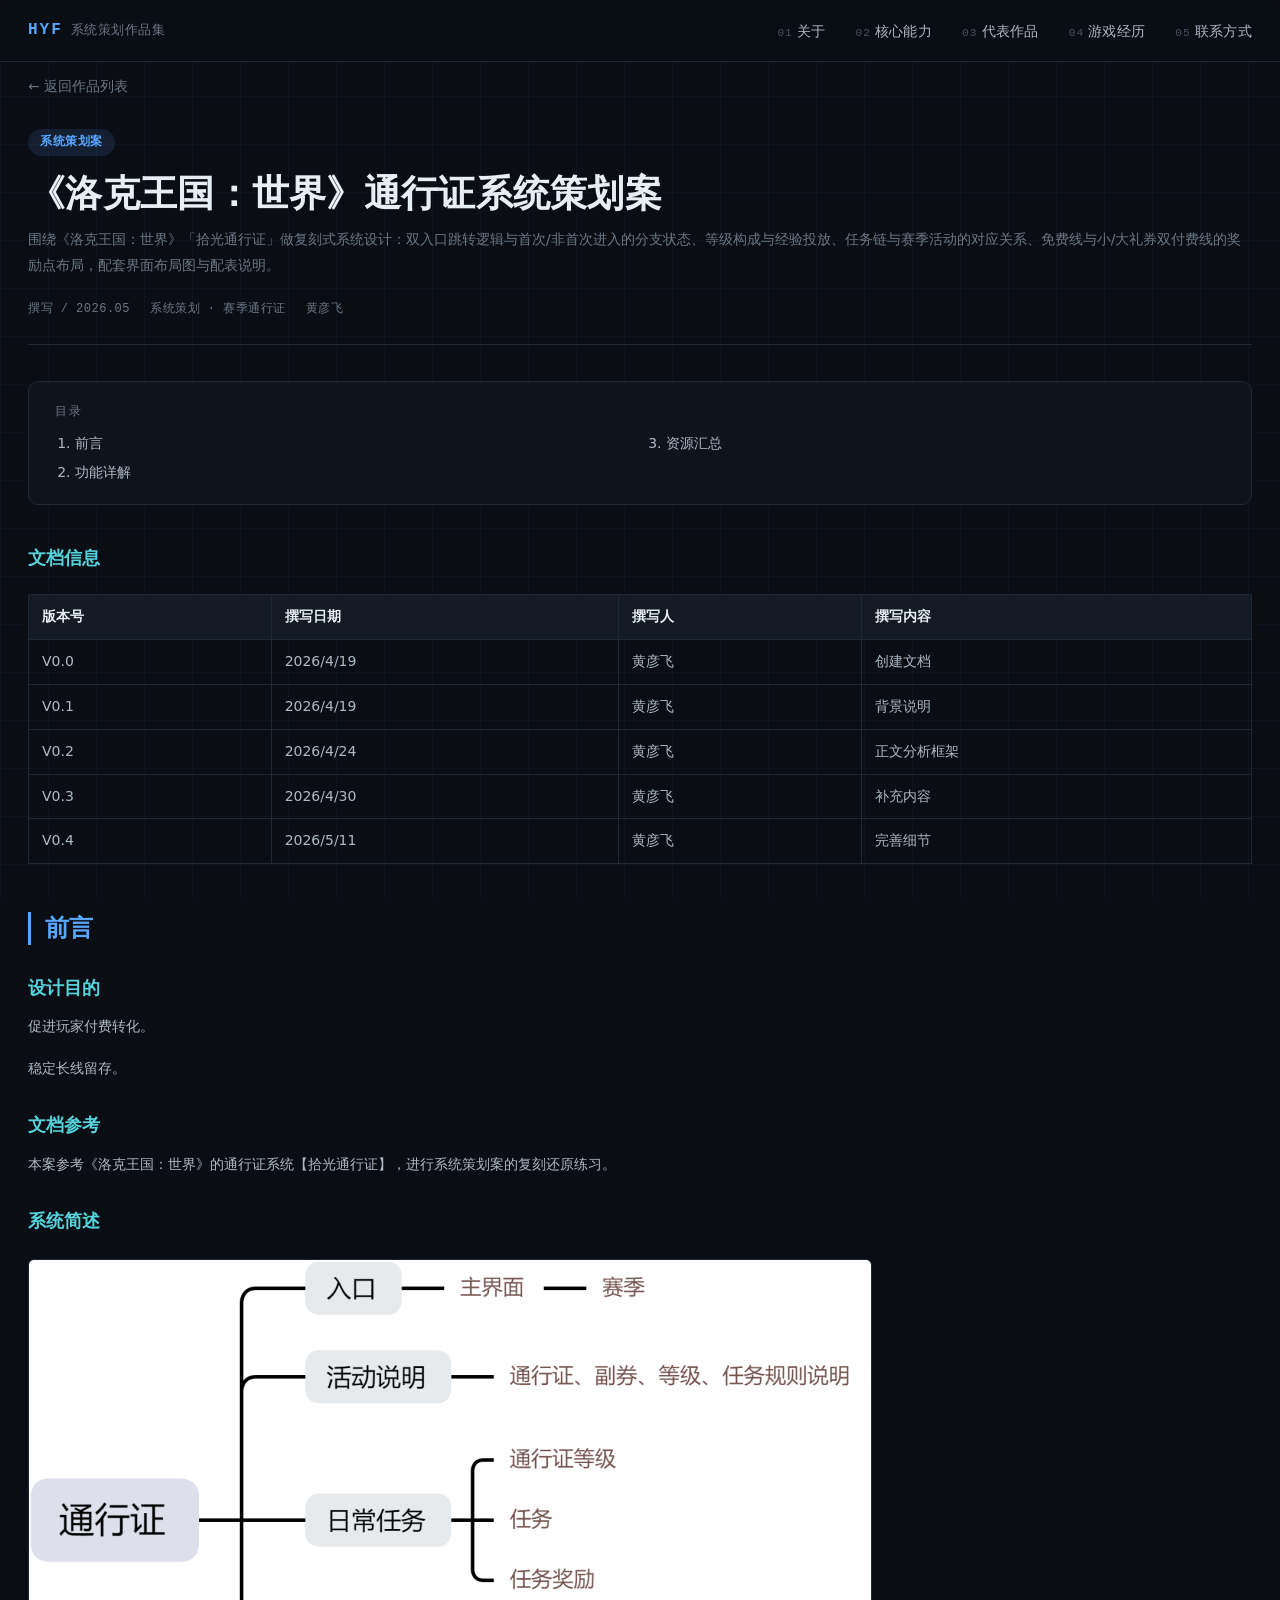
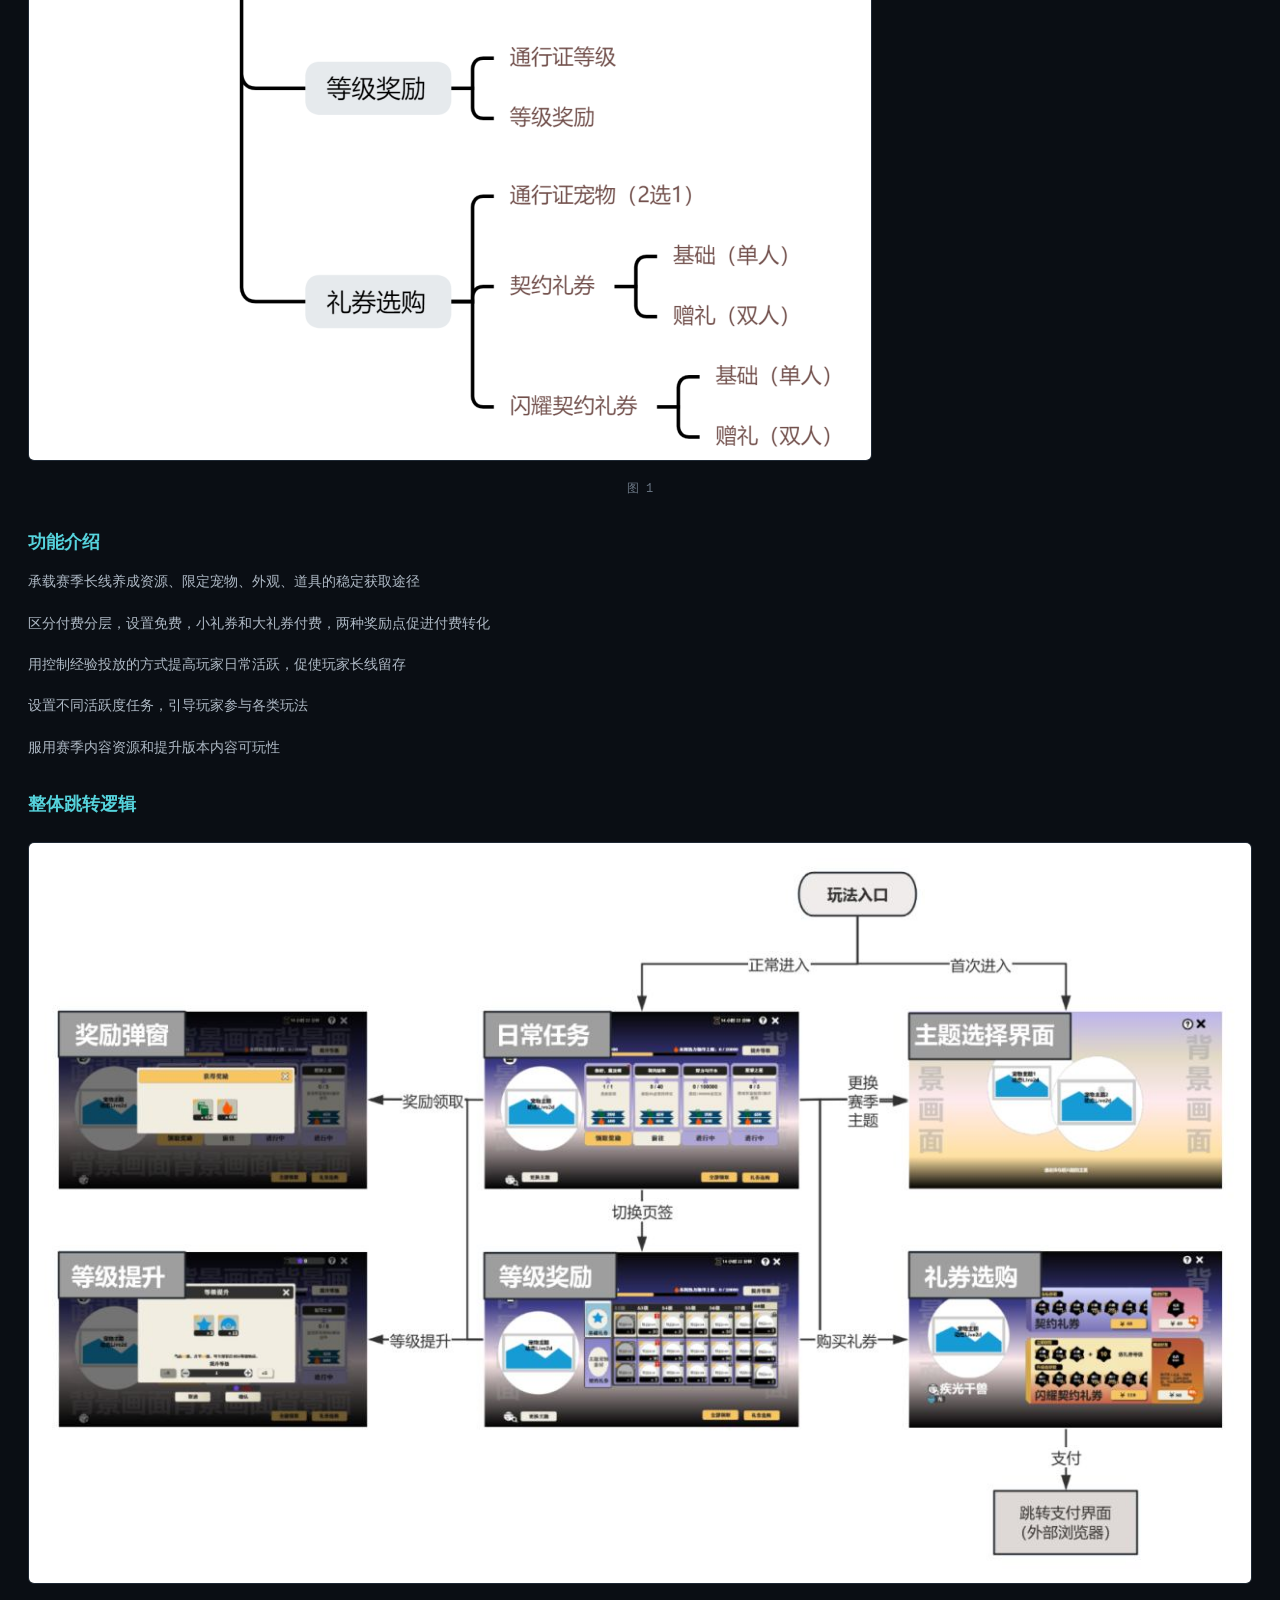
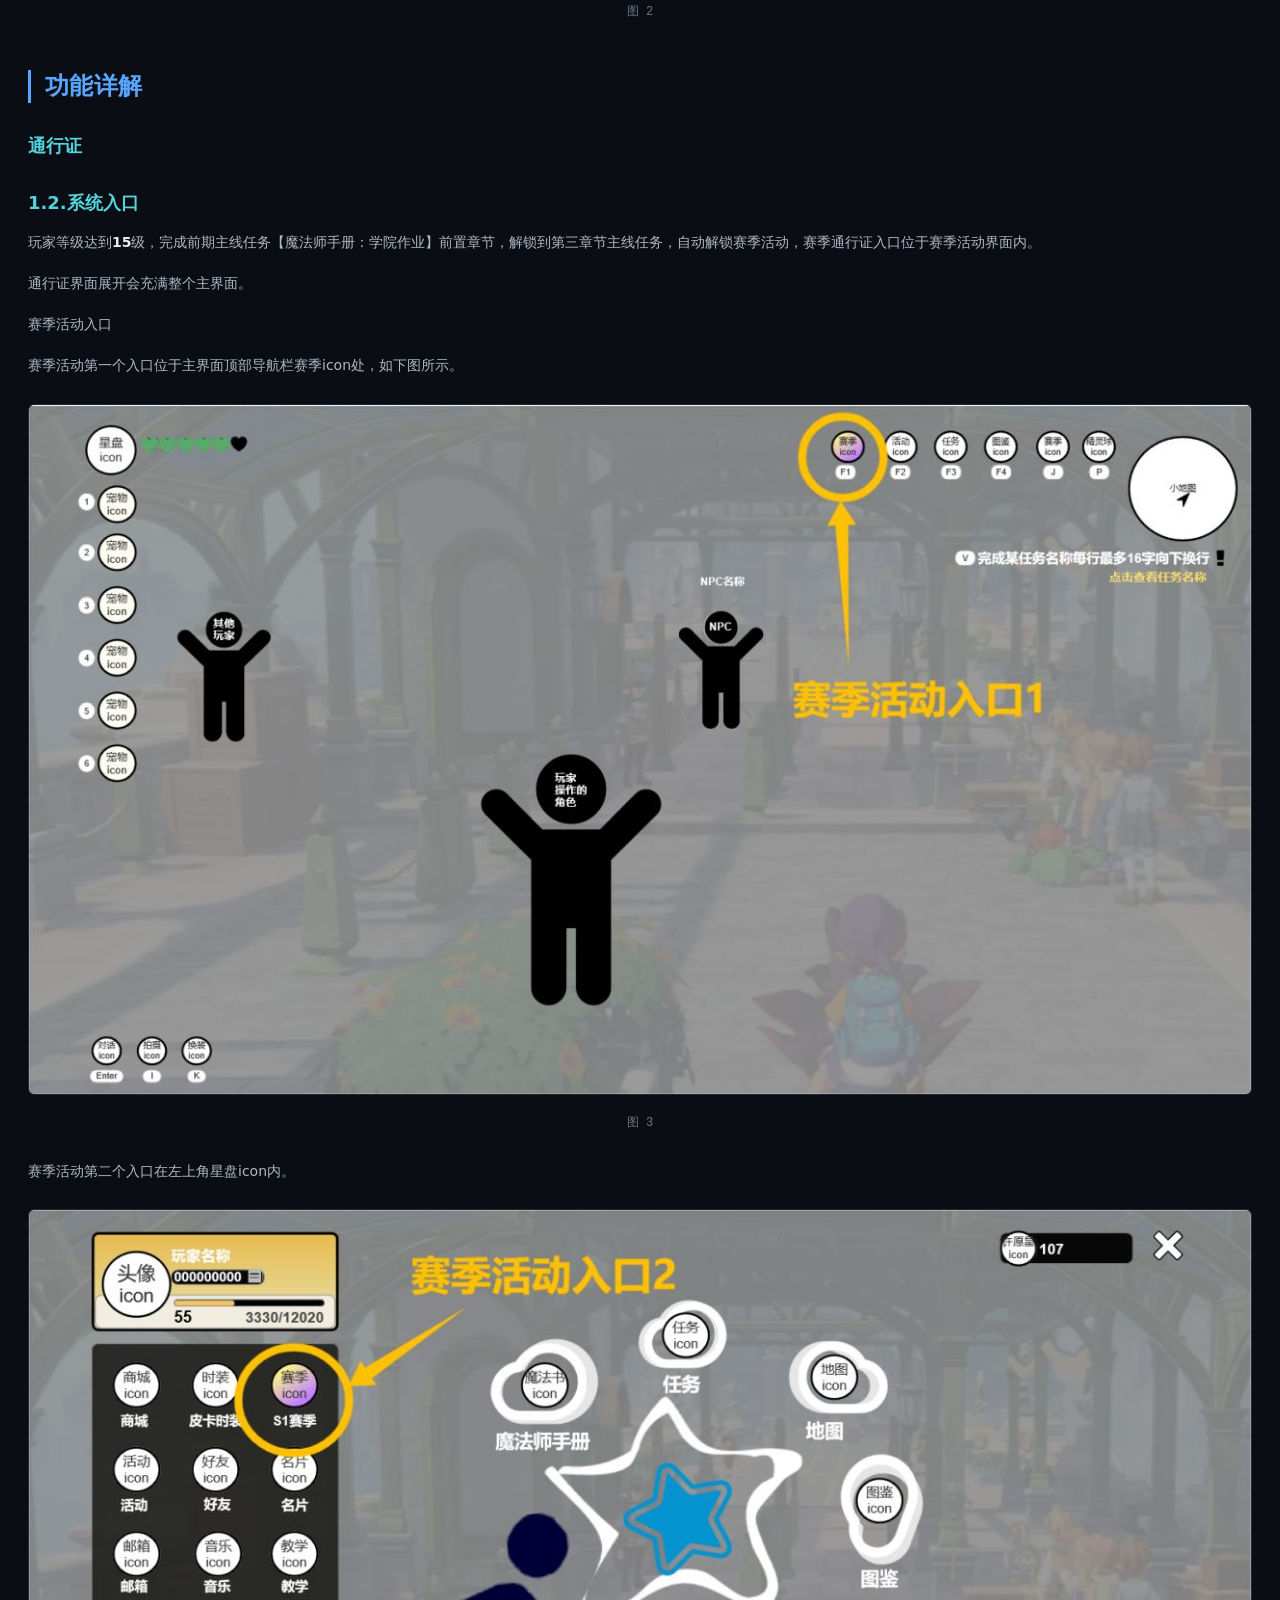
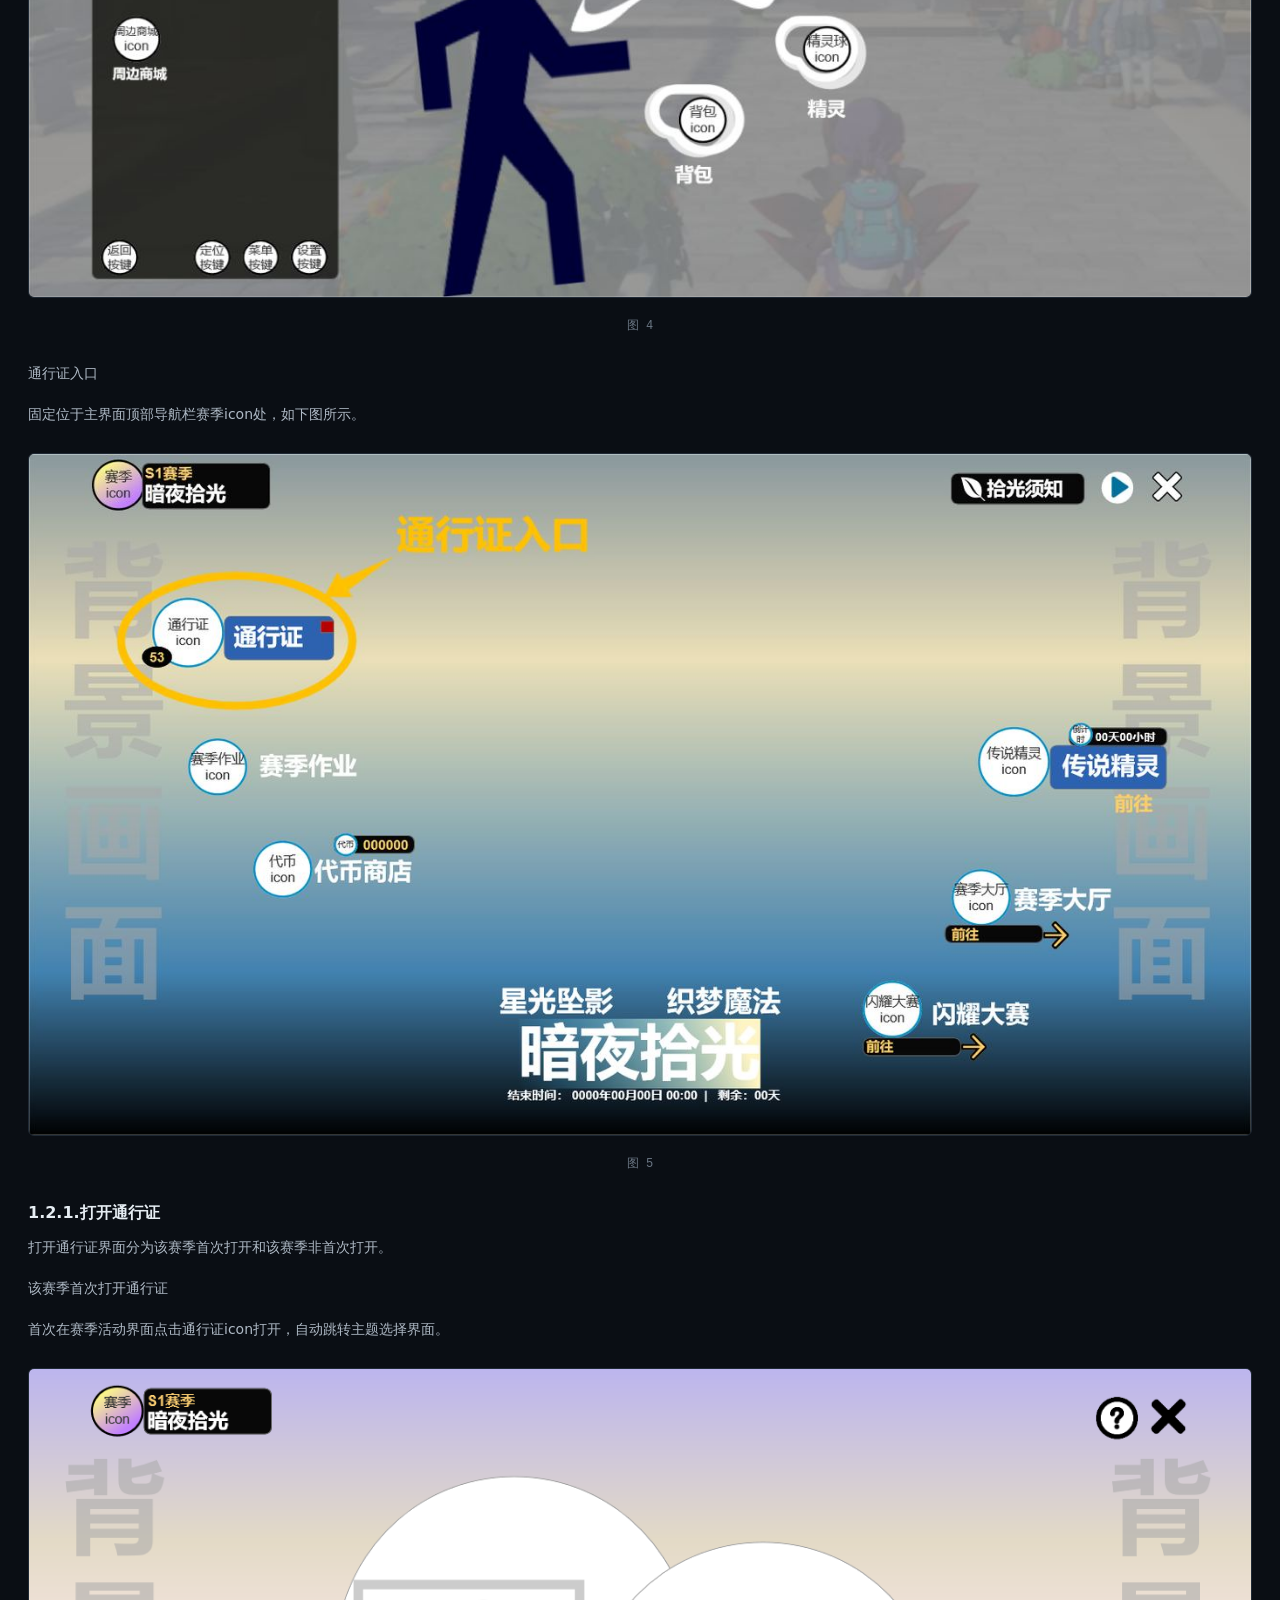
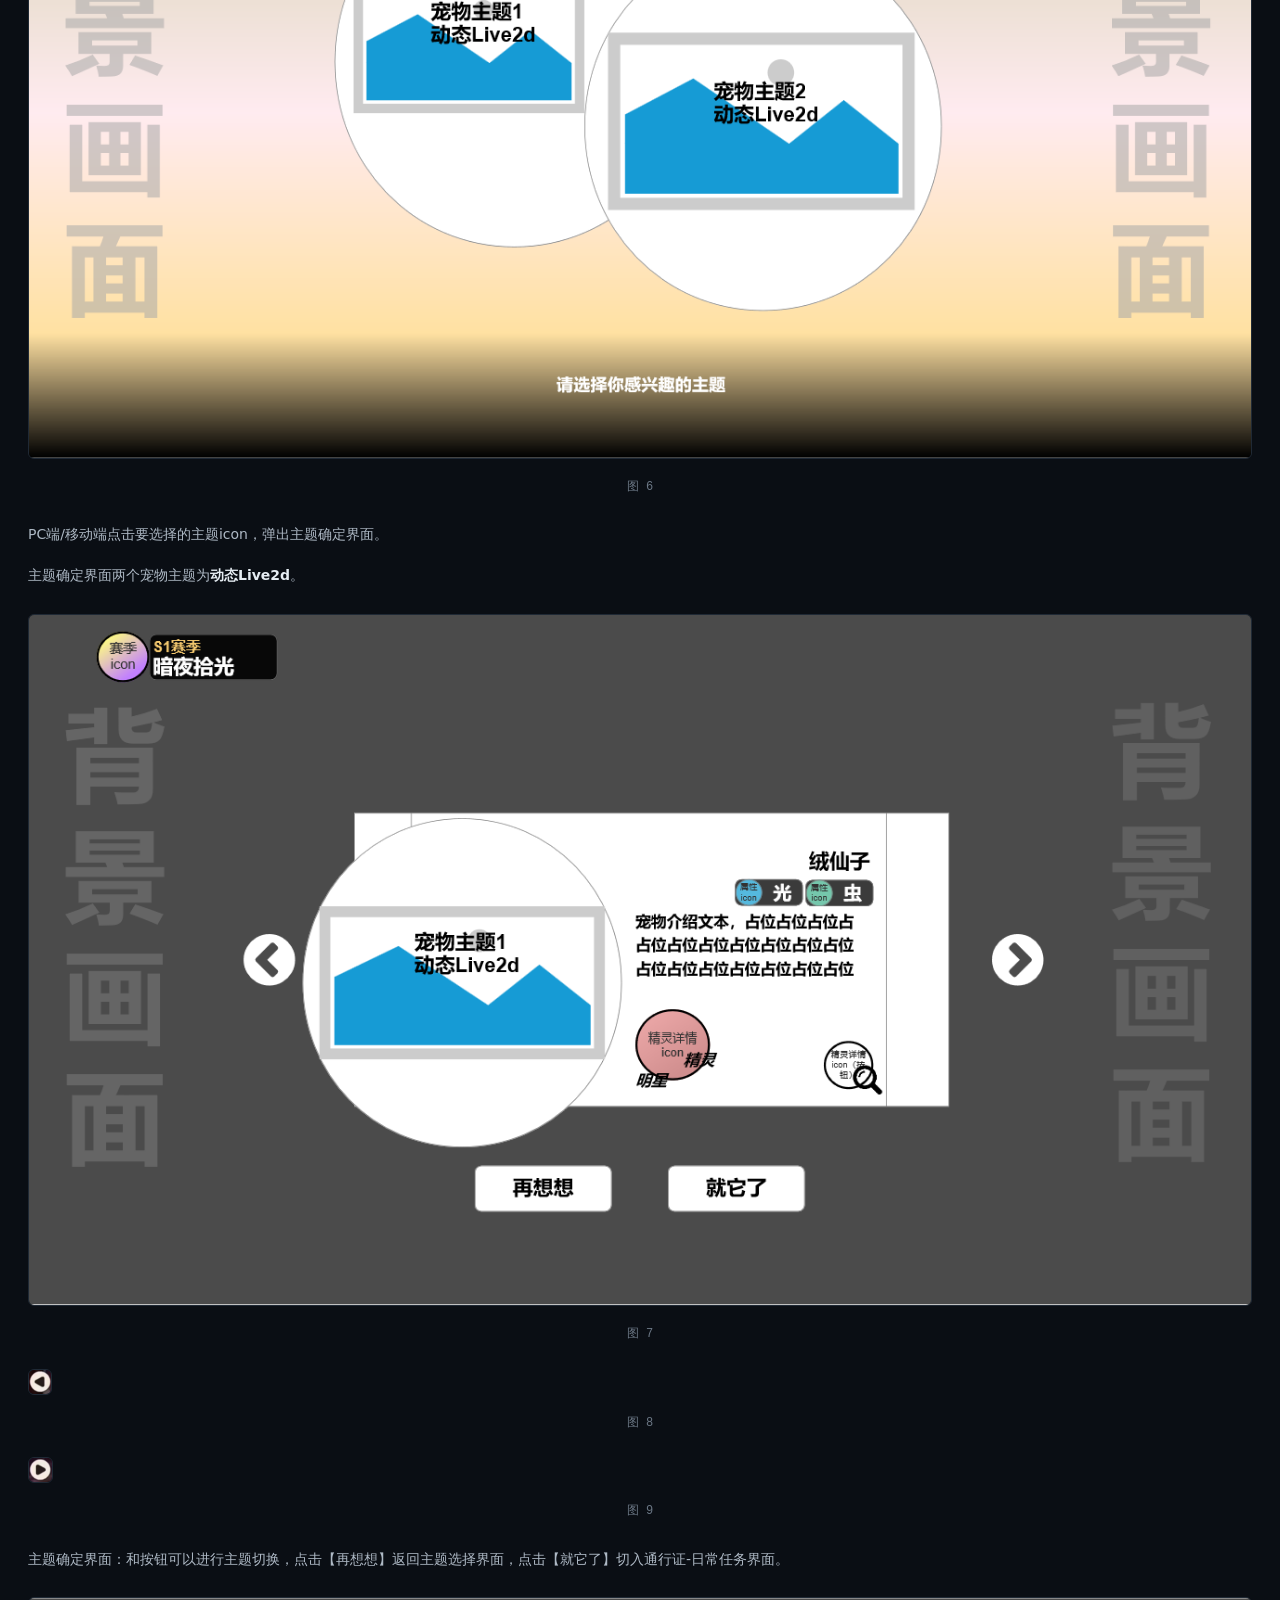
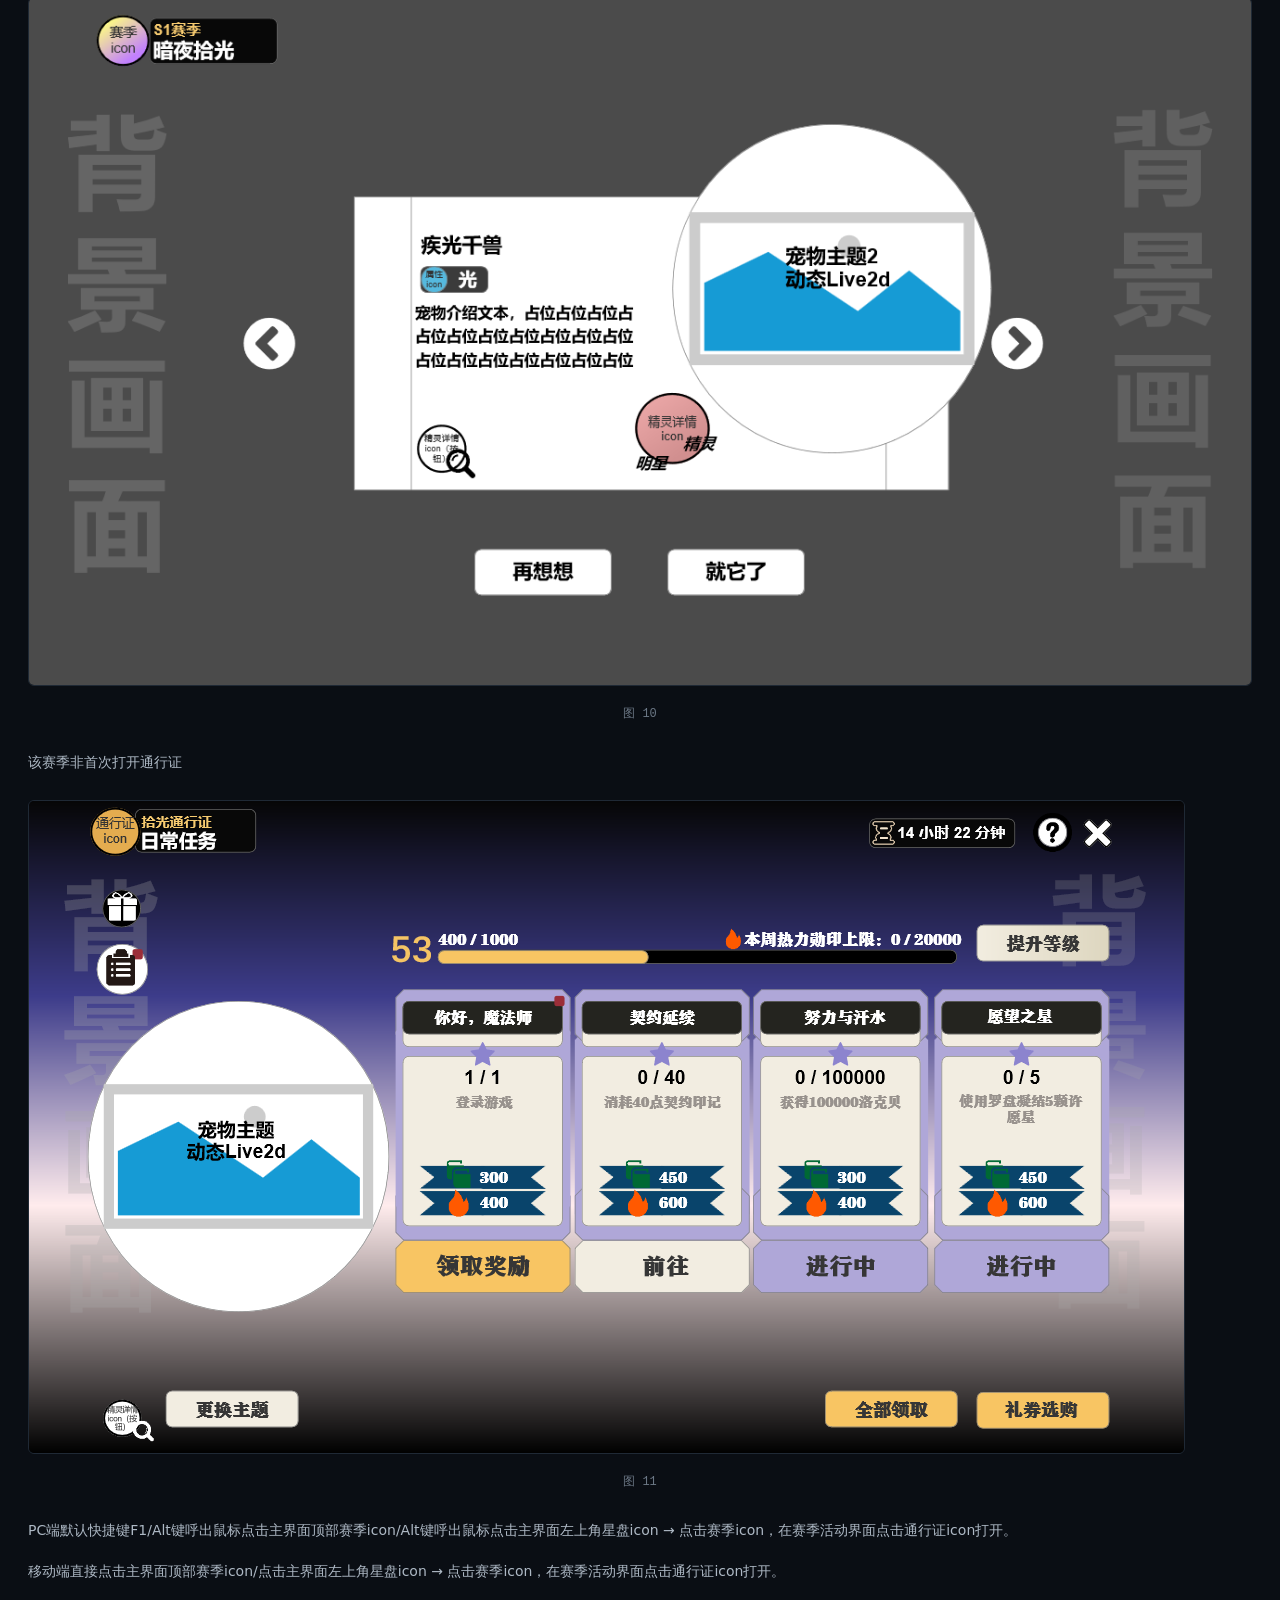
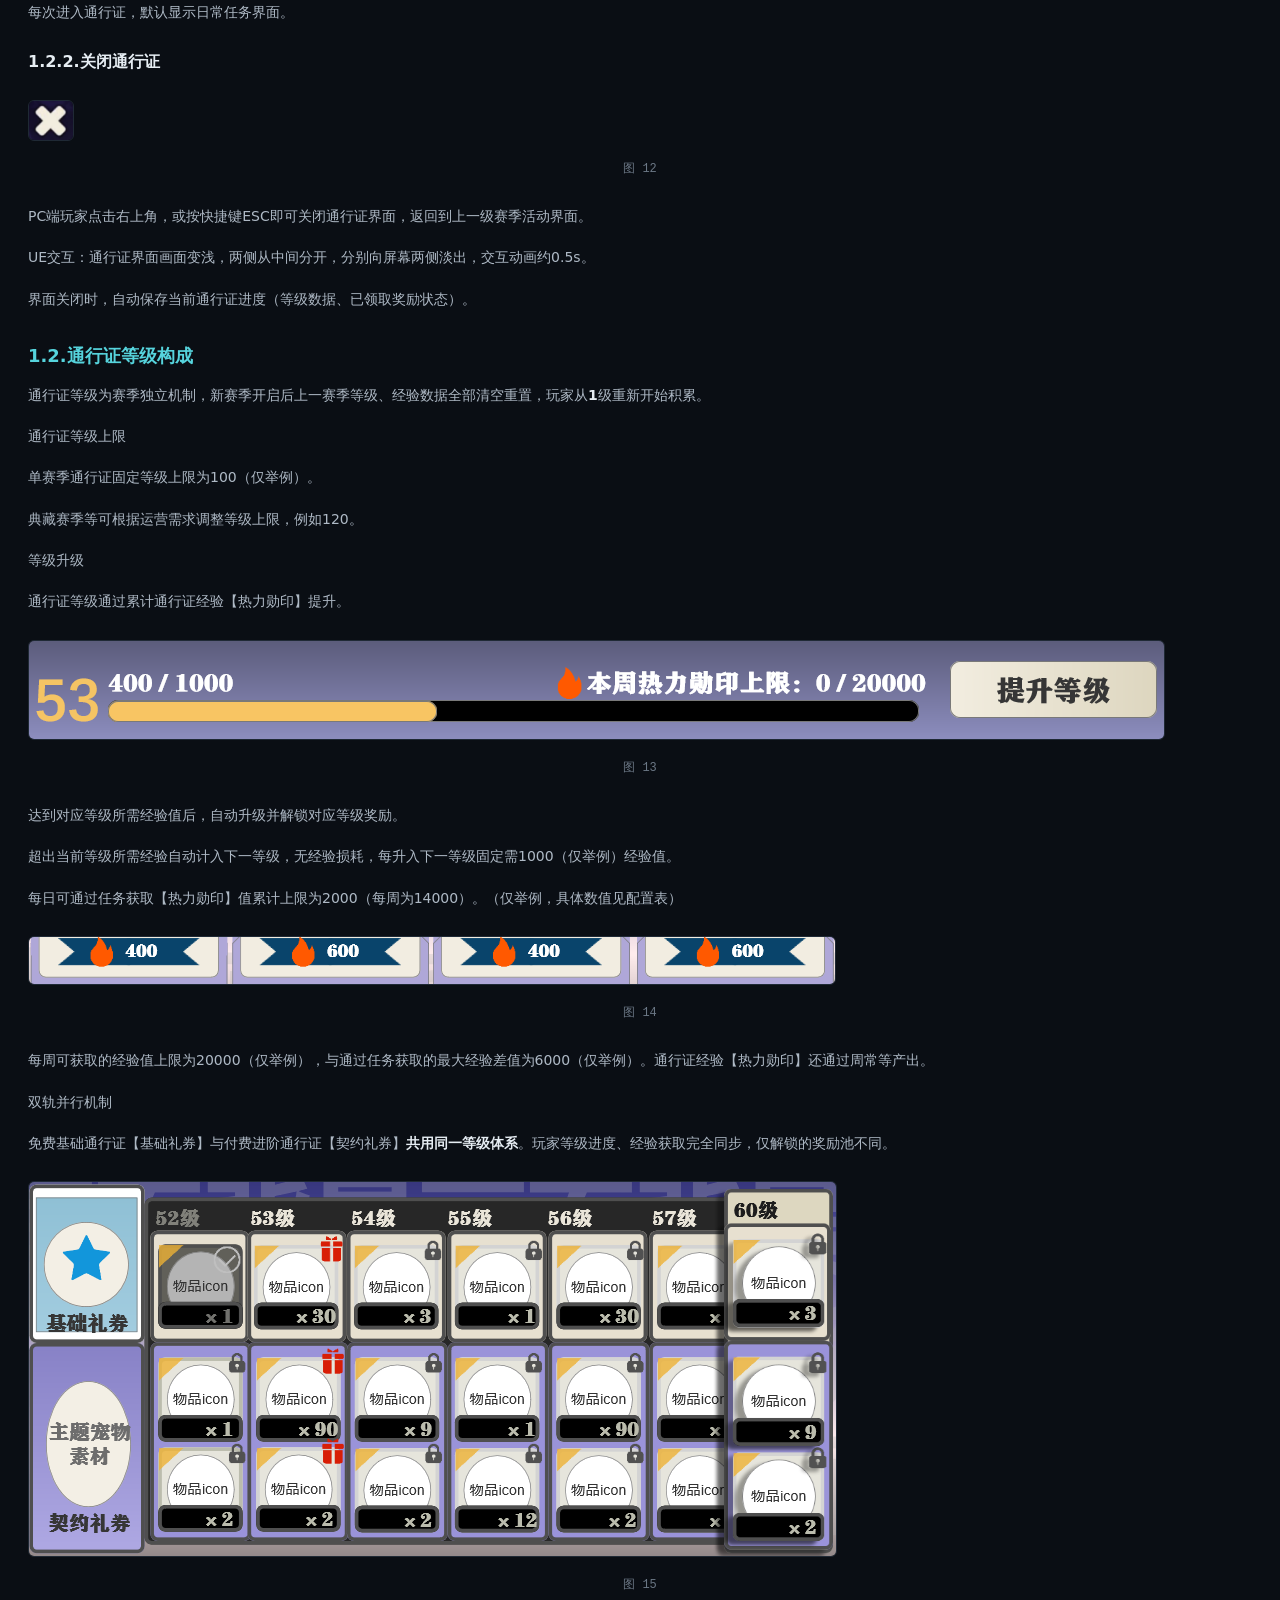
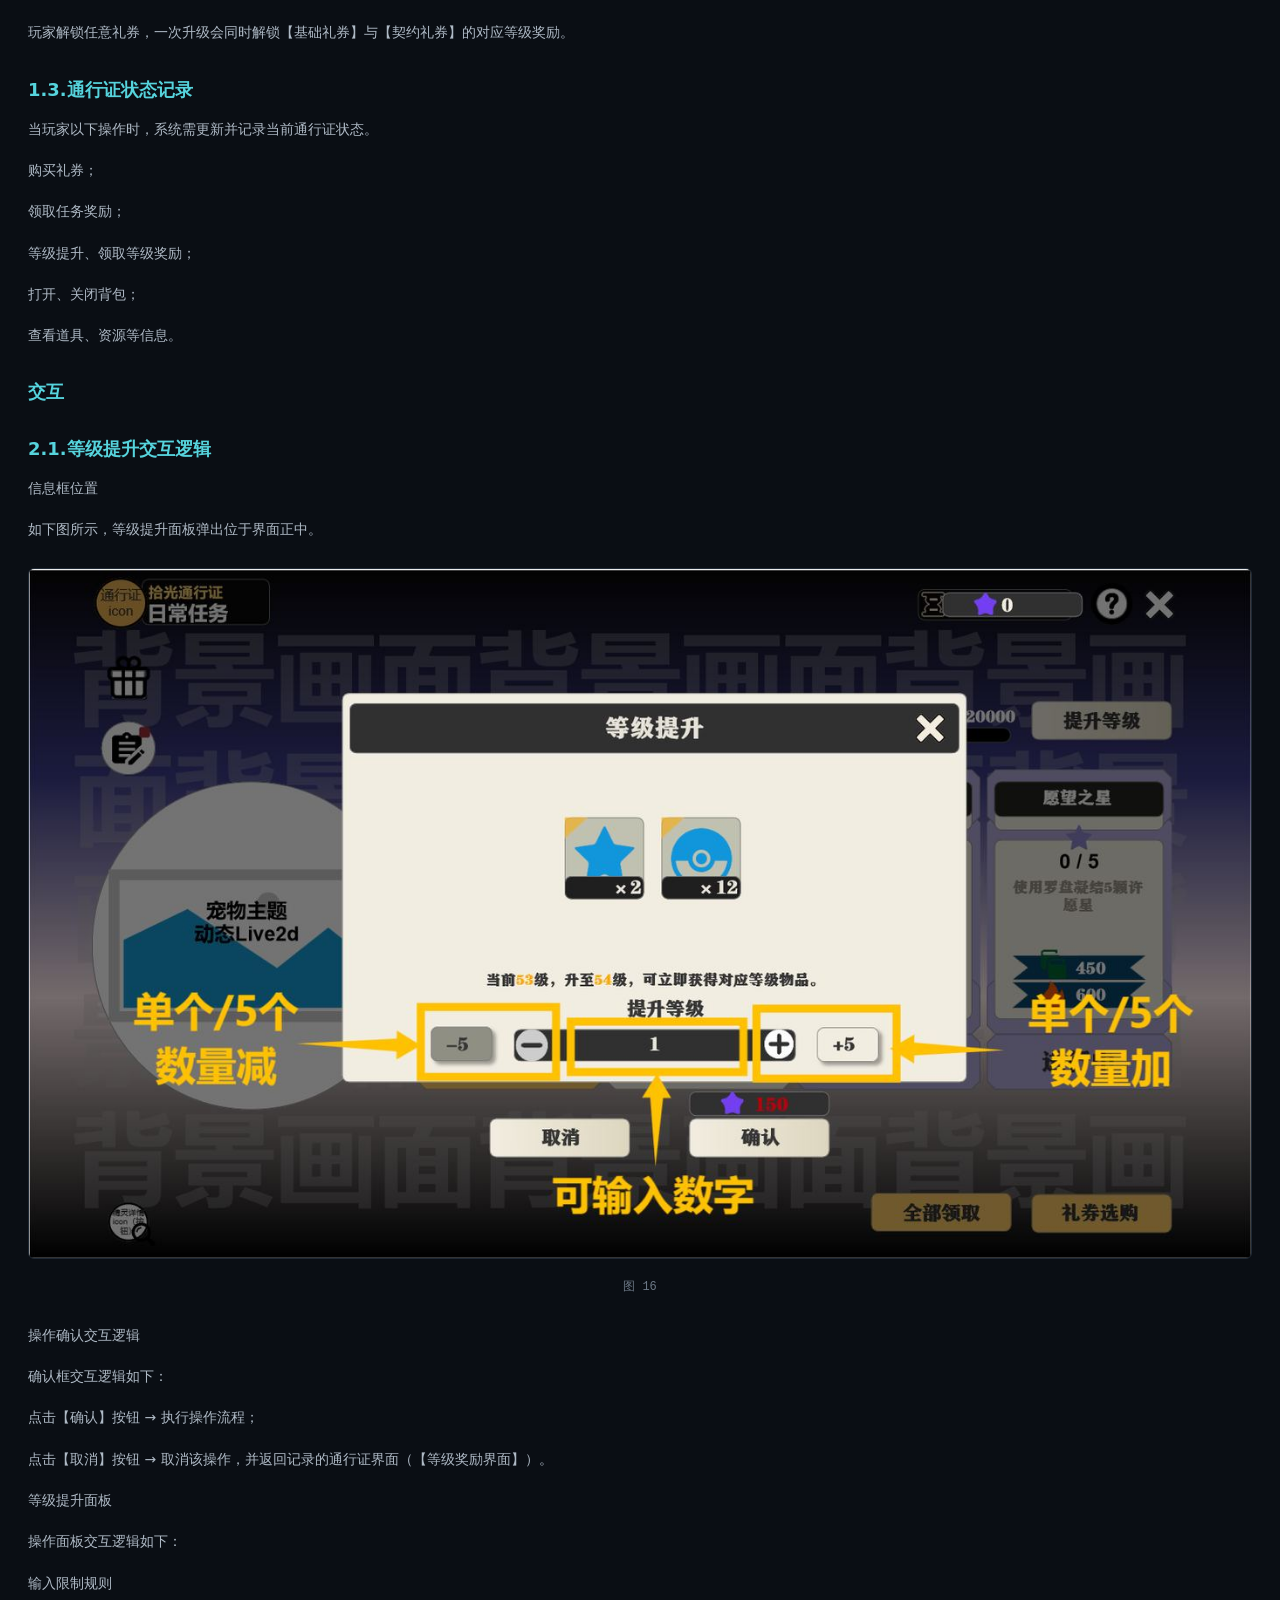
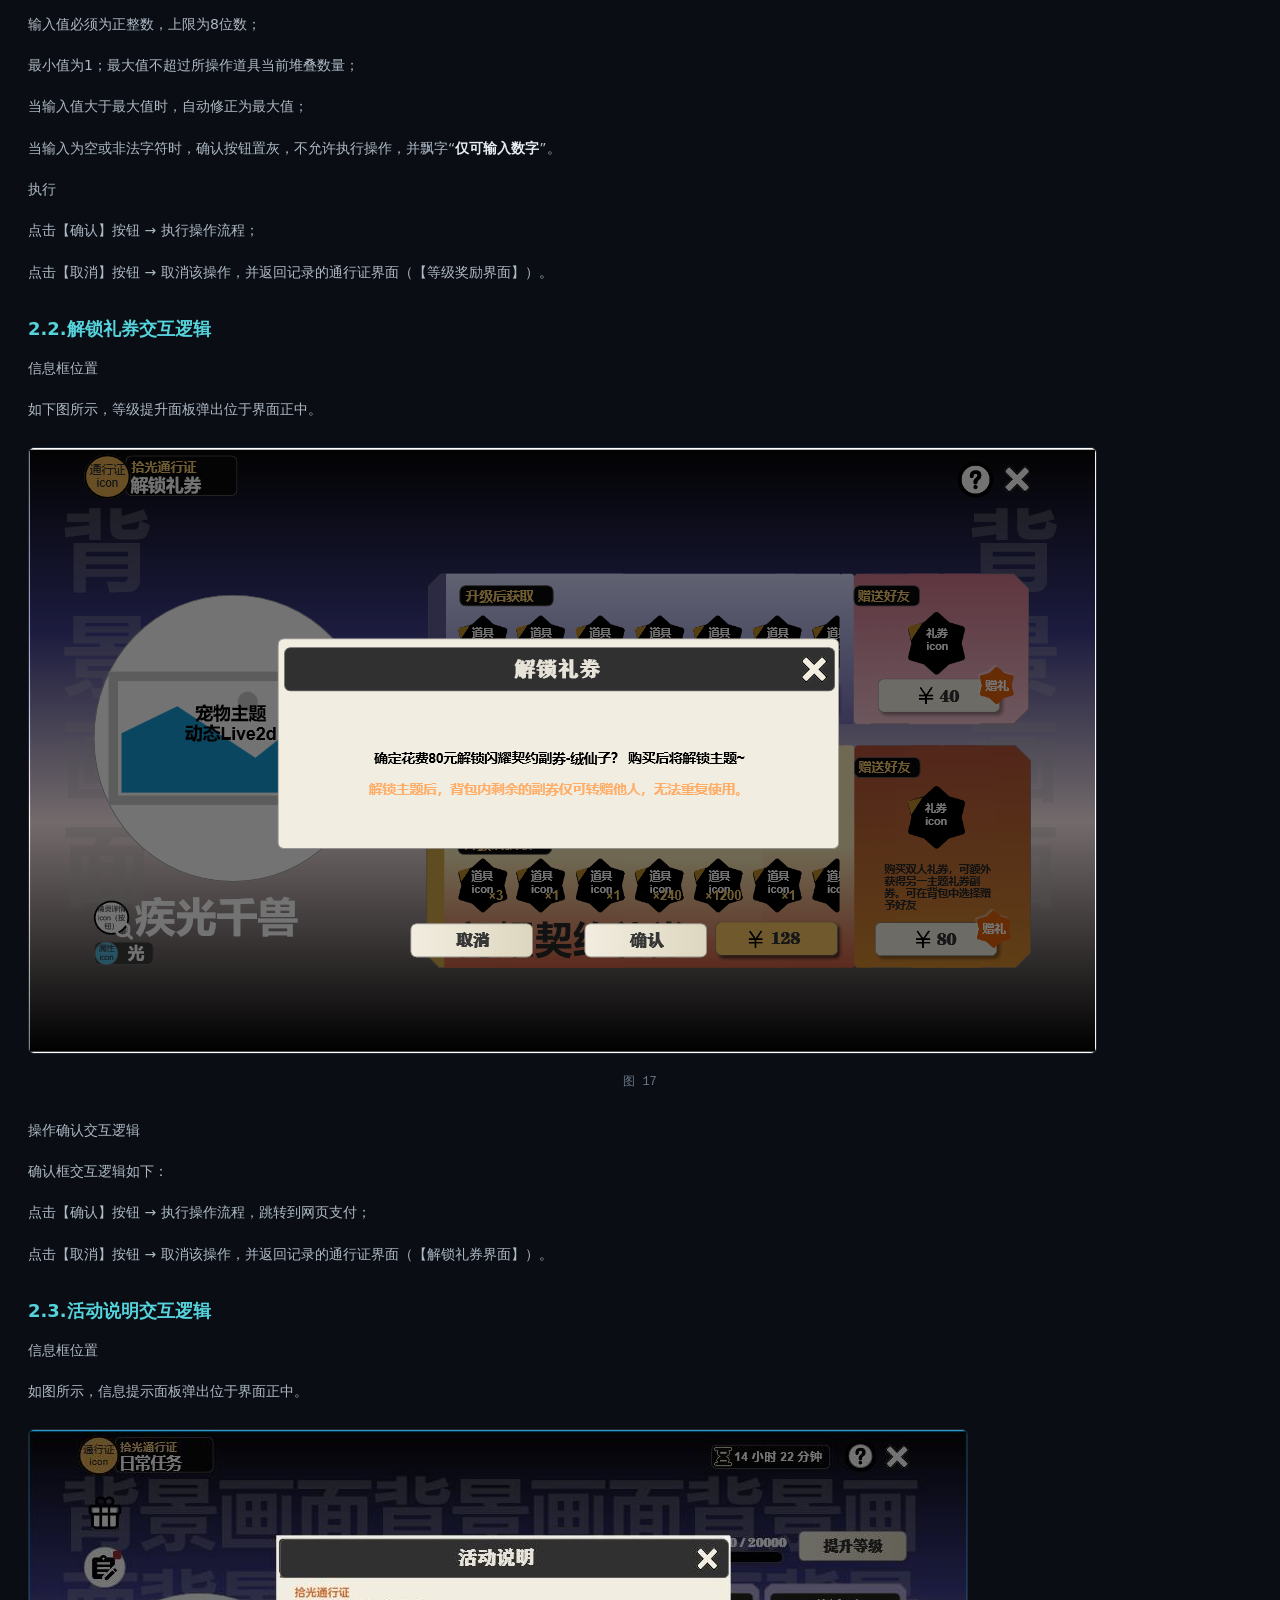
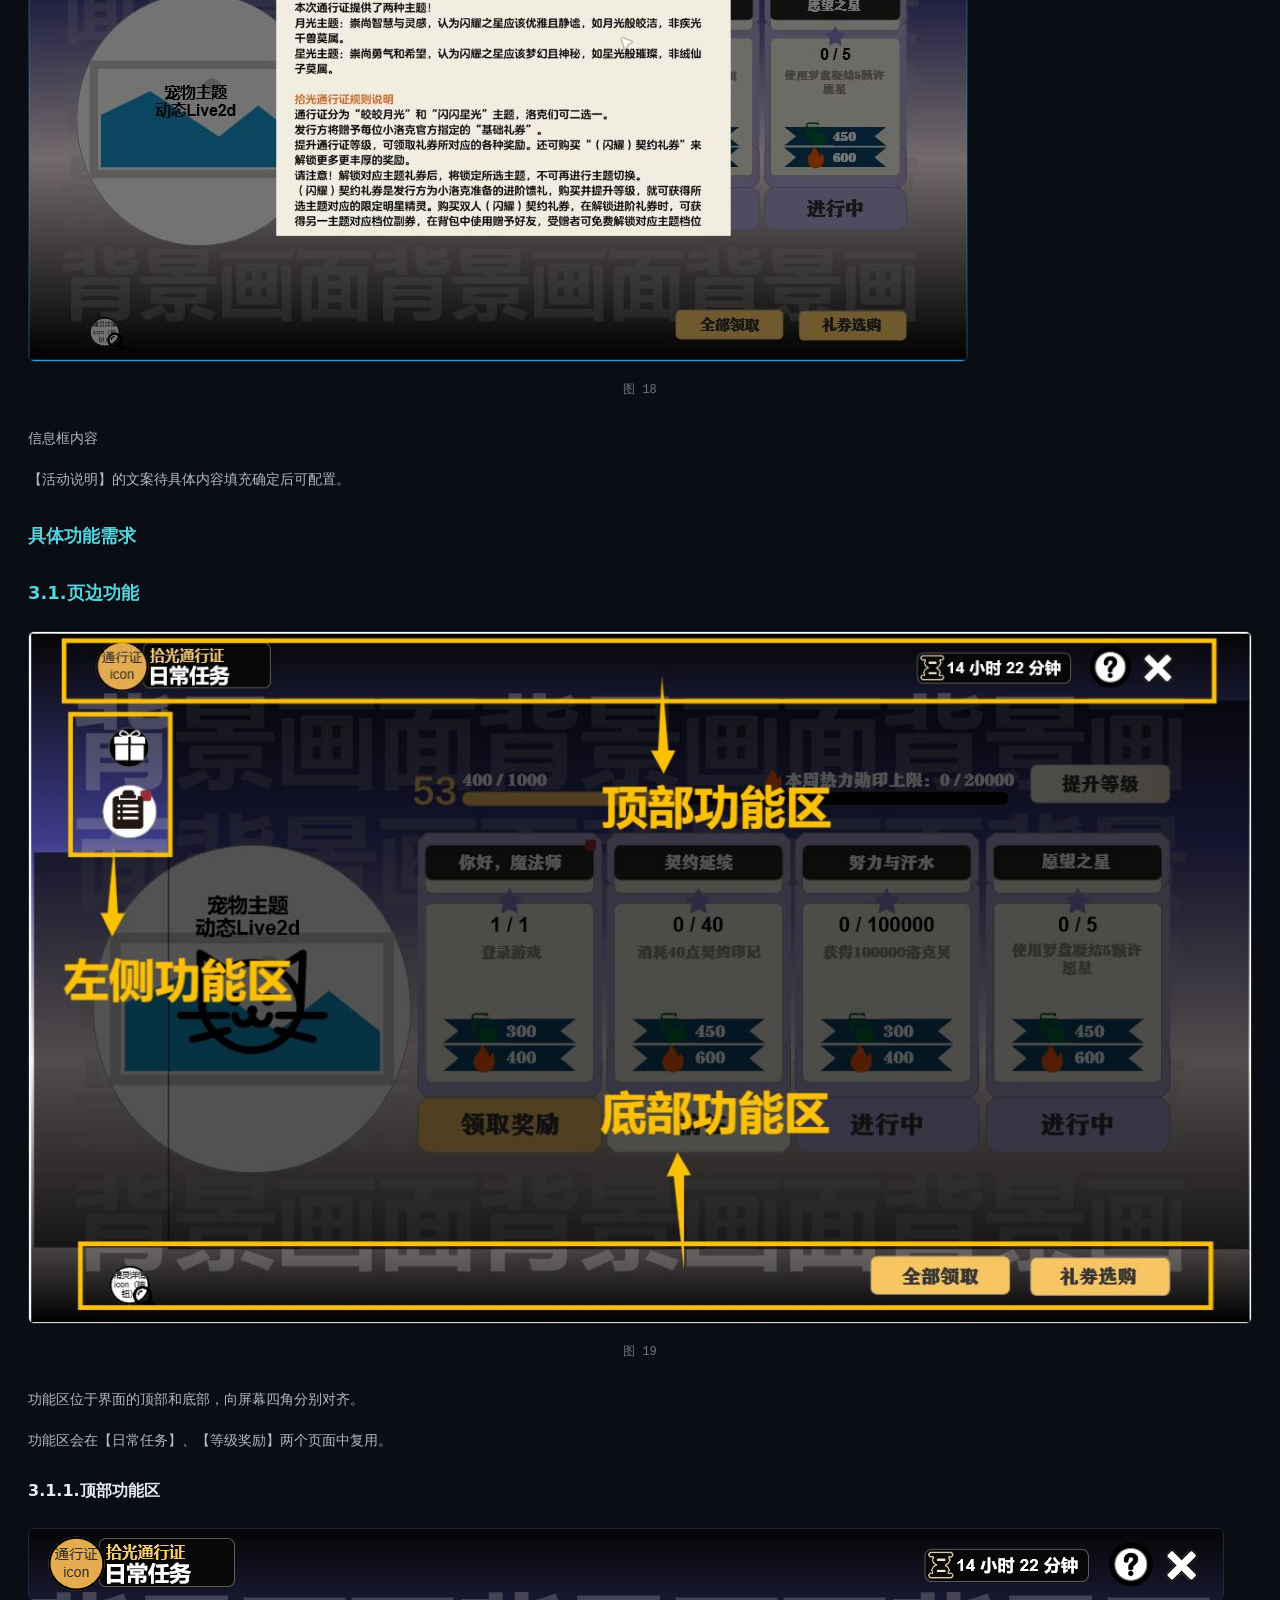
<file: works/luoke-world-design.html>
<!DOCTYPE html>
<html lang="zh-CN">
<head>
<meta charset="UTF-8">
<meta name="viewport" content="width=device-width, initial-scale=1">
<title>《洛克王国：世界》通行证系统策划案 · 黄彦飞</title>
<meta name="description" content="《洛克王国：世界》通行证系统策划案 — 系统策划作品集 by 黄彦飞">
<link rel="stylesheet" href="../assets/styles.css">
</head>
<body>
<nav class="nav">
  <div class="nav__inner">
    <a class="nav__logo" href="../index.html">HYF<span>系统策划作品集</span></a>
    <button class="nav__toggle" aria-label="菜单">&#9776;</button>
    <ul class="nav__links">
      <li><a href="../index.html#about"><em>01</em>关于</a></li>
      <li><a href="../index.html#skills"><em>02</em>核心能力</a></li>
      <li><a href="../index.html#work"><em>03</em>代表作品</a></li>
      <li><a href="../index.html#play"><em>04</em>游戏经历</a></li>
      <li><a href="../index.html#contact"><em>05</em>联系方式</a></li>
    </ul>
  </div>
</nav>

<main class="page">
  <div class="page__body">
    <a class="page__back" href="../index.html#work">&#8592; 返回作品列表</a>

    <header class="doc-head">
      <span class="doc-head__tag tag--design">系统策划案</span>
      <h1>《洛克王国：世界》通行证系统策划案</h1>
      <p class="doc-head__desc">围绕《洛克王国：世界》「拾光通行证」做复刻式系统设计：双入口跳转逻辑与首次/非首次进入的分支状态、等级构成与经验投放、任务链与赛季活动的对应关系、免费线与小/大礼券双付费线的奖励点布局，配套界面布局图与配表说明。</p>
      <div class="doc-meta">
        <span>撰写 / 2026.05</span>
        <span>系统策划 · 赛季通行证</span>
        <span>黄彦飞</span>
      </div>
    </header>

    <nav class="doc-nav" id="toc-box" style="display:none">
      <div class="doc-nav__title">目录</div>
      <ol id="toc-list"></ol>
    </nav>

    <article class="doc">
<h3>文档信息</h3>
<div class="table-scroll"><table><tr><th>版本号</th><th>撰写日期</th><th>撰写人</th><th>撰写内容</th></tr><tr><td>V0.0</td><td>2026/4/19</td><td>黄彦飞</td><td>创建文档</td></tr><tr><td>V0.1</td><td>2026/4/19</td><td>黄彦飞</td><td>背景说明</td></tr><tr><td>V0.2</td><td>2026/4/24</td><td>黄彦飞</td><td>正文分析框架</td></tr><tr><td>V0.3</td><td>2026/4/30</td><td>黄彦飞</td><td>补充内容</td></tr><tr><td>V0.4</td><td>2026/5/11</td><td>黄彦飞</td><td>完善细节</td></tr></table></div>
<h2>前言</h2>
<h3>设计目的</h3>
<p>促进玩家付费转化。</p>
<p>稳定长线留存。</p>
<h3>文档参考</h3>
<p>本案参考《洛克王国：世界》的通行证系统【拾光通行证】，进行系统策划案的复刻还原练习。</p>
<h3>系统简述</h3>
<figure class="figure"><img src="assets/img/luoke-world-design/fig01.png" alt="图 1"><figcaption>图 1</figcaption></figure>
<h3>功能介绍</h3>
<p>承载赛季长线养成资源、限定宠物、外观、道具的稳定获取途径</p>
<p>区分付费分层，设置免费，小礼券和大礼券付费，两种奖励点促进付费转化</p>
<p>用控制经验投放的方式提高玩家日常活跃，促使玩家长线留存</p>
<p>设置不同活跃度任务，引导玩家参与各类玩法</p>
<p>服用赛季内容资源和提升版本内容可玩性</p>
<h3>整体跳转逻辑</h3>
<figure class="figure"><img src="assets/img/luoke-world-design/fig02.jpg" alt="图 2"><figcaption>图 2</figcaption></figure>
<h2>功能详解</h2>
<h3>通行证</h3>
<h3>1.2.系统入口</h3>
<p>玩家等级达到<strong>15</strong>级，完成前期主线任务【魔法师手册：学院作业】前置章节，解锁到第三章节主线任务，自动解锁赛季活动，赛季通行证入口位于赛季活动界面内。</p>
<p>通行证界面展开会充满整个主界面。</p>
<p>赛季活动入口</p>
<p>赛季活动第一个入口位于主界面顶部导航栏赛季icon处，如下图所示。</p>
<figure class="figure"><img src="assets/img/luoke-world-design/fig03.jpg" alt="图 3"><figcaption>图 3</figcaption></figure>
<p>赛季活动第二个入口在左上角星盘icon内。</p>
<figure class="figure"><img src="assets/img/luoke-world-design/fig04.jpg" alt="图 4"><figcaption>图 4</figcaption></figure>
<p>通行证入口</p>
<p>固定位于主界面顶部导航栏赛季icon处，如下图所示。</p>
<figure class="figure"><img src="assets/img/luoke-world-design/fig05.jpg" alt="图 5"><figcaption>图 5</figcaption></figure>
<h4>1.2.1.打开通行证</h4>
<p>打开通行证界面分为该赛季首次打开和该赛季非首次打开。</p>
<p>该赛季首次打开通行证</p>
<p>首次在赛季活动界面点击通行证icon打开，自动跳转主题选择界面。</p>
<figure class="figure"><img src="assets/img/luoke-world-design/fig06.png" alt="图 6"><figcaption>图 6</figcaption></figure>
<p>PC端/移动端点击要选择的主题icon，弹出主题确定界面。</p>
<p>主题确定界面两个宠物主题为<strong>动态Live2d</strong>。</p>
<figure class="figure"><img src="assets/img/luoke-world-design/fig07.png" alt="图 7"><figcaption>图 7</figcaption></figure>
<figure class="figure"><img src="assets/img/luoke-world-design/fig08.png" alt="图 8"><figcaption>图 8</figcaption></figure>
<figure class="figure"><img src="assets/img/luoke-world-design/fig09.png" alt="图 9"><figcaption>图 9</figcaption></figure>
<p>主题确定界面：和按钮可以进行主题切换，点击【再想想】返回主题选择界面，点击【就它了】切入通行证-日常任务界面。</p>
<figure class="figure"><img src="assets/img/luoke-world-design/fig10.png" alt="图 10"><figcaption>图 10</figcaption></figure>
<p>该赛季非首次打开通行证</p>
<figure class="figure"><img src="assets/img/luoke-world-design/fig11.png" alt="图 11"><figcaption>图 11</figcaption></figure>
<p>PC端默认快捷键F1/Alt键呼出鼠标点击主界面顶部赛季icon/Alt键呼出鼠标点击主界面左上角星盘icon → 点击赛季icon，在赛季活动界面点击通行证icon打开。</p>
<p>移动端直接点击主界面顶部赛季icon/点击主界面左上角星盘icon → 点击赛季icon，在赛季活动界面点击通行证icon打开。</p>
<p>每次进入通行证，默认显示日常任务界面。</p>
<h4>1.2.2.关闭通行证</h4>
<figure class="figure"><img src="assets/img/luoke-world-design/fig12.png" alt="图 12"><figcaption>图 12</figcaption></figure>
<p>PC端玩家点击右上角，或按快捷键ESC即可关闭通行证界面，返回到上一级赛季活动界面。</p>
<p>UE交互：通行证界面画面变浅，两侧从中间分开，分别向屏幕两侧淡出，交互动画约0.5s。</p>
<p>界面关闭时，自动保存当前通行证进度（等级数据、已领取奖励状态）。</p>
<h3>1.2.通行证等级构成</h3>
<p>通行证等级为赛季独立机制，新赛季开启后上一赛季等级、经验数据全部清空重置，玩家从<strong>1</strong>级重新开始积累。</p>
<p>通行证等级上限</p>
<p>单赛季通行证固定等级上限为100（仅举例）。</p>
<p>典藏赛季等可根据运营需求调整等级上限，例如120。</p>
<p>等级升级</p>
<p>通行证等级通过累计通行证经验【热力勋印】提升。</p>
<figure class="figure"><img src="assets/img/luoke-world-design/fig13.png" alt="图 13"><figcaption>图 13</figcaption></figure>
<p>达到对应等级所需经验值后，自动升级并解锁对应等级奖励。</p>
<p>超出当前等级所需经验自动计入下一等级，无经验损耗，每升入下一等级固定需1000（仅举例）经验值。</p>
<p>每日可通过任务获取【热力勋印】值累计上限为2000（每周为14000）。（仅举例，具体数值见配置表）</p>
<figure class="figure"><img src="assets/img/luoke-world-design/fig14.png" alt="图 14"><figcaption>图 14</figcaption></figure>
<p>每周可获取的经验值上限为20000（仅举例），与通过任务获取的最大经验差值为6000（仅举例）。通行证经验【热力勋印】还通过周常等产出。</p>
<p>双轨并行机制</p>
<p>免费基础通行证【基础礼券】与付费进阶通行证【契约礼券】<strong>共用同一等级体系</strong>。玩家等级进度、经验获取完全同步，仅解锁的奖励池不同。</p>
<figure class="figure"><img src="assets/img/luoke-world-design/fig15.png" alt="图 15"><figcaption>图 15</figcaption></figure>
<p>玩家解锁任意礼券，一次升级会同时解锁【基础礼券】与【契约礼券】的对应等级奖励。</p>
<h3>1.3.通行证状态记录</h3>
<p>当玩家以下操作时，系统需更新并记录当前通行证状态。</p>
<p>购买礼券；</p>
<p>领取任务奖励；</p>
<p>等级提升、领取等级奖励；</p>
<p>打开、关闭背包；</p>
<p>查看道具、资源等信息。</p>
<h3>交互</h3>
<h3>2.1.等级提升交互逻辑</h3>
<p>信息框位置</p>
<p>如下图所示，等级提升面板弹出位于界面正中。</p>
<figure class="figure"><img src="assets/img/luoke-world-design/fig16.jpg" alt="图 16"><figcaption>图 16</figcaption></figure>
<p>操作确认交互逻辑</p>
<p>确认框交互逻辑如下：</p>
<p>点击【确认】按钮 → 执行操作流程；</p>
<p>点击【取消】按钮 → 取消该操作，并返回记录的通行证界面（【等级奖励界面】）。</p>
<p>等级提升面板</p>
<p>操作面板交互逻辑如下：</p>
<p>输入限制规则</p>
<p>输入值必须为正整数，上限为8位数；</p>
<p>最小值为1；最大值不超过所操作道具当前堆叠数量；</p>
<p>当输入值大于最大值时，自动修正为最大值；</p>
<p>当输入为空或非法字符时，确认按钮置灰，不允许执行操作，并飘字“<strong>仅可输入数字</strong>”。</p>
<p>执行</p>
<p>点击【确认】按钮 → 执行操作流程；</p>
<p>点击【取消】按钮 → 取消该操作，并返回记录的通行证界面（【等级奖励界面】）。</p>
<h3>2.2.解锁礼券交互逻辑</h3>
<p>信息框位置</p>
<p>如下图所示，等级提升面板弹出位于界面正中。</p>
<figure class="figure"><img src="assets/img/luoke-world-design/fig17.png" alt="图 17"><figcaption>图 17</figcaption></figure>
<p>操作确认交互逻辑</p>
<p>确认框交互逻辑如下：</p>
<p>点击【确认】按钮 → 执行操作流程，跳转到网页支付；</p>
<p>点击【取消】按钮 → 取消该操作，并返回记录的通行证界面（【解锁礼券界面】）。</p>
<h3>2.3.活动说明交互逻辑</h3>
<p>信息框位置</p>
<p>如图所示，信息提示面板弹出位于界面正中。</p>
<figure class="figure"><img src="assets/img/luoke-world-design/fig18.jpg" alt="图 18"><figcaption>图 18</figcaption></figure>
<p>信息框内容</p>
<p>【活动说明】的文案待具体内容填充确定后可配置。</p>
<h3>具体功能需求</h3>
<h3>3.1.页边功能</h3>
<figure class="figure"><img src="assets/img/luoke-world-design/fig19.jpg" alt="图 19"><figcaption>图 19</figcaption></figure>
<p>功能区位于界面的顶部和底部，向屏幕四角分别对齐。</p>
<p>功能区会在【日常任务】、【等级奖励】两个页面中复用。</p>
<h4>3.1.1.顶部功能区</h4>
<figure class="figure"><img src="assets/img/luoke-world-design/fig20.png" alt="图 20"><figcaption>图 20</figcaption></figure>
<p>返回按钮</p>
<figure class="figure"><img src="assets/img/luoke-world-design/fig21.png" alt="图 21"><figcaption>图 21</figcaption></figure>
<p>点击时返回按钮时回到来源界面。</p>
<p>活动说明按钮</p>
<figure class="figure"><img src="assets/img/luoke-world-design/fig22.png" alt="图 22"><figcaption>图 22</figcaption></figure>
<p>玩家点击【活动说明】按钮，展开标题为【活动说明】的信息弹窗；</p>
<p>弹窗之外的范围，蒙版阴影模糊。</p>
<figure class="figure"><img src="assets/img/luoke-world-design/fig23.png" alt="图 23"><figcaption>图 23</figcaption></figure>
<p>按ESC/点击关闭键/点击弹窗之外的范围，可以关闭弹窗界面。</p>
<p>可通过按住信息弹窗内任意处/触屏上下滑动手势，对当前列表内容进行垂直滚动浏览，无垂直滚动条图标。</p>
<p>剩余时间</p>
<figure class="figure"><img src="assets/img/luoke-world-design/fig24.png" alt="图 24"><figcaption>图 24</figcaption></figure>
<p>左侧使用一个沙漏倒计时icon，右侧文字显示当前赛季通行证剩余时间。</p>
<p>倒计时根据玩法时段自动计算，规则如下：</p>
<p>若剩余天数≥1，显示“本期剩余xx天”（向下取整天）</p>
<p>若不满1天时，显示“本期剩余xx时xx分”（向下取整数分钟）</p>
<p>若不满1小时时，显示“本期剩余xx分xx秒”（向下取整数秒钟）</p>
<p>若不满1分钟时，显示“本期剩余xx秒”（向下取整数秒钟）</p>
<p>倒计时归零/赛季结束，玩家若处于通行证界面，则自动退出至主界面。</p>
<p>拾光通行证icon</p>
<figure class="figure"><img src="assets/img/luoke-world-design/fig25.png" alt="图 25"><figcaption>图 25</figcaption></figure>
<figure class="figure"><img src="assets/img/luoke-world-design/fig26.png" alt="图 26"><figcaption>图 26</figcaption></figure>
<p>左侧使用通行证icon，右侧上层为【拾光通行证】文字，右侧下层根据玩家所处界面更换，为【日常任务】/【等级奖励】/【解锁礼券】</p>
<h4>3.1.2.左侧功能区</h4>
<p>包含【日常任务】、【等级奖励】两个页签；</p>
<figure class="figure"><img src="assets/img/luoke-world-design/fig27.png" alt="图 27"><figcaption>图 27</figcaption></figure>
<figure class="figure"><img src="assets/img/luoke-world-design/fig28.png" alt="图 28"><figcaption>图 28</figcaption></figure>
<p>同时有且只有一个页签是选中状态，另一个为非选中状态。选中状态的页签有高亮效果、泡泡跃动动画。</p>
<p>点击非选中状态页签时，跳转至对应界面，并切换界面页签的选中状态。加入一个极短的页签切换时间，约0.5秒，保证连续点击时显示正常。</p>
<p>界面页签若有可领取资源，页签icon上做红点效果。</p>
<figure class="figure"><img src="assets/img/luoke-world-design/fig29.png" alt="图 29"><figcaption>图 29</figcaption></figure>
<figure class="figure"><img src="assets/img/luoke-world-design/fig30.png" alt="图 30"><figcaption>图 30</figcaption></figure>
<p>日常任务界面按钮</p>
<figure class="figure"><img src="assets/img/luoke-world-design/fig31.png" alt="图 31"><figcaption>图 31</figcaption></figure>
<figure class="figure"><img src="assets/img/luoke-world-design/fig32.png" alt="图 32"><figcaption>图 32</figcaption></figure>
<p>选中：；未选中：</p>
<p>等级奖励界面按钮</p>
<figure class="figure"><img src="assets/img/luoke-world-design/fig33.png" alt="图 33"><figcaption>图 33</figcaption></figure>
<figure class="figure"><img src="assets/img/luoke-world-design/fig34.png" alt="图 34"><figcaption>图 34</figcaption></figure>
<p>选中：；未选中：</p>
<h4>3.1.3.底部功能区</h4>
<p>注意右下角的UID和信号不要被遮挡，固定显示在UI顶部。</p>
<figure class="figure"><img src="assets/img/luoke-world-design/fig35.png" alt="图 35"><figcaption>图 35</figcaption></figure>
<p>查看主题宠物按钮</p>
<figure class="figure"><img src="assets/img/luoke-world-design/fig36.png" alt="图 36"><figcaption>图 36</figcaption></figure>
<p>玩家点击查看主题宠物按钮 → 跳转至主题宠物信息界面。</p>
<figure class="figure"><img src="assets/img/luoke-world-design/fig37.png" alt="图 37"><figcaption>图 37</figcaption></figure>
<p>按ESC/点击关闭键，可以关闭主题宠物信息界面，返回到来源界面。</p>
<p>更换主题按钮</p>
<p>玩家未购买当前赛季礼券，查看主题宠物按钮右侧会有更换主题按钮；</p>
<figure class="figure"><img src="assets/img/luoke-world-design/fig38.png" alt="图 38"><figcaption>图 38</figcaption></figure>
<p>玩家购买当前赛季任意礼券，本赛季的更换主题按钮消失；</p>
<p>点击更换主题按钮 → 跳转至主题选择界面。（见1.2.1）</p>
<p>全部领取按钮</p>
<p>【日常任务】、【等级奖励】两个页面的资源出现可领取的图标时，底部功能区右下角触发【全部领取】按钮；</p>
<figure class="figure"><img src="assets/img/luoke-world-design/fig39.png" alt="图 39"><figcaption>图 39</figcaption></figure>
<p>点击【全部领取】按钮 → 跳出获得奖励面板；</p>
<figure class="figure"><img src="assets/img/luoke-world-design/fig40.png" alt="图 40"><figcaption>图 40</figcaption></figure>
<p>按ESC/点击弹窗之外的范围，可以关闭奖励面板。</p>
<figure class="figure"><img src="assets/img/luoke-world-design/fig41.png" alt="图 41"><figcaption>图 41</figcaption></figure>
<p>礼券选购按钮</p>
<p>玩家点击礼券选购按钮 → 跳转至解锁礼券界面。</p>
<figure class="figure"><img src="assets/img/luoke-world-design/fig42.png" alt="图 42"><figcaption>图 42</figcaption></figure>
<figure class="figure"><img src="assets/img/luoke-world-design/fig43.png" alt="图 43"><figcaption>图 43</figcaption></figure>
<p>按ESC/点击关闭键，可以关闭解锁礼券界面，返回到来源界面。</p>
<figure class="figure"><img src="assets/img/luoke-world-design/fig44.jpg" alt="图 44"><figcaption>图 44</figcaption></figure>
<h3>3.2.日常任务界面功能</h3>
<p>此界面应用全部页边功能，见3.1.</p>
<p>此外，该界面还包括【等级区】、【任务区】、【主题宠物区】三个区域。</p>
<p>日常任务界面如下图所示。</p>
<figure class="figure"><img src="assets/img/luoke-world-design/fig45.jpg" alt="图 45"><figcaption>图 45</figcaption></figure>
<h4>3.2.1.等级区</h4>
<p>【等级区】包括：</p>
<p>等级信息；</p>
<p>等级经验；</p>
<p>本周热力勋印上限；</p>
<p>提升等级；</p>
<p>如下图所示。</p>
<figure class="figure"><img src="assets/img/luoke-world-design/fig46.png" alt="图 46"><figcaption>图 46</figcaption></figure>
<p>等级信息</p>
<figure class="figure"><img src="assets/img/luoke-world-design/fig47.png" alt="图 47"><figcaption>图 47</figcaption></figure>
<p>数字形式的固定信息，对应玩家当前通行证等级数值；</p>
<p>玩家提升通行证等级时，等级数值对应出现变动；</p>
<p>等级范围为 0~【最大等级】；</p>
<p>最大等级固定为100（仅举例）。</p>
<p>等级经验</p>
<p>代表当前等级提升到下一等级所需的经验值，固定为1000（仅举例）。</p>
<p>等级经验以数值和经验条上下两部分构成；</p>
<p>数值</p>
<figure class="figure"><img src="assets/img/luoke-world-design/fig48.png" alt="图 48"><figcaption>图 48</figcaption></figure>
<p>显示具体信息，即xxxx/1000；</p>
<p>xxxx数值范围为0~1000；</p>
<p>xxx数值达到1000时自动提升至下一等级（显示模式为非累积，即刚好升级后显示为0/1000）；</p>
<p>经验条</p>
<figure class="figure"><img src="assets/img/luoke-world-design/fig49.png" alt="图 49"><figcaption>图 49</figcaption></figure>
<p>素材需要底部暗色条和顶部亮色条；</p>
<p>反映角色当前经验值与升级所需经验值的比例；</p>
<p>经验值提升时顶部亮色条做向右前进的动态效果。</p>
<p>本周热力勋印上限</p>
<p>【热力勋印】：作为提升通行证等级的资源，俗称通行证等级经验值。玩家通过完成通行证任务和参与活动获得。</p>
<figure class="figure"><img src="assets/img/luoke-world-design/fig50.png" alt="图 50"><figcaption>图 50</figcaption></figure>
<p>热力勋印icon为火苗样式；</p>
<p>热力勋印icon后显示【本周热力勋印上限：xxxxx/20000】</p>
<p>xxxxx数值范围为0~20000；</p>
<p>每周日凌晨四点刷新本周获得的热力勋印数值，恢复为0/20000；</p>
<p>提升等级按钮</p>
<p>玩家点击提升等级按钮 → 跳转至提升等级窗口；</p>
<p>窗口信息如下图所示：</p>
<figure class="figure"><img src="assets/img/luoke-world-design/fig51.jpg" alt="图 51"><figcaption>图 51</figcaption></figure>
<p>提升等级窗口之外的范围，蒙版阴影压暗。</p>
<figure class="figure"><img src="assets/img/luoke-world-design/fig52.png" alt="图 52"><figcaption>图 52</figcaption></figure>
<p>按ESC/点击关闭键/点击弹窗之外的范围，可以关闭提升等级窗口。</p>
<p>可点击【可立即获得对应等级物品】，跳出物品信息小窗口，物品信息小窗口之外的范围，蒙版阴影压暗，如图所示。</p>
<figure class="figure"><img src="assets/img/luoke-world-design/fig53.jpg" alt="图 53"><figcaption>图 53</figcaption></figure>
<h4>3.2.2.任务区</h4>
<p>【任务区】包括四个固定每日任务，任务栏横向排布，一个任务为一列。</p>
<figure class="figure"><img src="assets/img/luoke-world-design/fig54.png" alt="图 54"><figcaption>图 54</figcaption></figure>
<p>红点规则：</p>
<figure class="figure"><img src="assets/img/luoke-world-design/fig55.png" alt="图 55"><figcaption>图 55</figcaption></figure>
<p>对于待领取的任务，其所在页签的任务名称右上显示红点。</p>
<p>对于未确认的新任务，其所在页签显示“<strong>New</strong>”。</p>
<p>红点只会显示在对应页签的任务名称右上方。</p>
<p>任务排列规则：</p>
<p>任务奖励未被领取 → 从左到右的固定任务顺序是【你好，魔法师】【努力与汗水】、【契约延续】、【愿望之星】；</p>
<p>任务奖励被领取 → 按照【<strong>前往&gt;进行中&gt;达成</strong>】的顺序进行排列。</p>
<p>多个达成任务且任务奖励被逐个领取 → 按照任务奖励被领取的先后顺序进行排列。</p>
<p>多个达成任务且任务奖励被统一领取 → 按照固定任务顺序进行排列。</p>
<p>任务状态：</p>
<p>领取奖励按钮</p>
<p>素材底板为黄色，为可交互状态。</p>
<figure class="figure"><img src="assets/img/luoke-world-design/fig56.png" alt="图 56"><figcaption>图 56</figcaption></figure>
<p>点击领取奖励按钮 → 弹出获得奖励窗口，如图所示。</p>
<p>奖励窗口之外的范围，蒙版阴影压暗</p>
<p>按ESC/点击弹窗之外的范围，可以关闭获得奖励窗口。</p>
<figure class="figure"><img src="assets/img/luoke-world-design/fig57.png" alt="图 57"><figcaption>图 57</figcaption></figure>
<p>执行</p>
<p>若领取奖励获取的【热力勋印】值突破当前等级提升到下一等级所需的经验值，则执行：</p>
<p>弹出获得奖励窗口0.2s后 → 立刻弹出拾光通行证等级晋升窗口，如图所示。</p>
<p>通行证等级提升窗口之外的范围，蒙版阴影压暗。</p>
<p>按ESC/点击弹窗之外的范围，可以关闭获得通行证等级晋升窗口，回到获得奖励窗口。</p>
<figure class="figure"><img src="assets/img/luoke-world-design/fig58.png" alt="图 58"><figcaption>图 58</figcaption></figure>
<h4>3.2.3.主题宠物区</h4>
<p>玩家选择当前的赛季主题后，被选择的赛季主题专属宠物形象会固定显示在界面左侧。</p>
<p>宠物形象显示适用于【日常任务界面】、【等级奖励界面】、【解锁礼券界面】。</p>
<figure class="figure"><img src="assets/img/luoke-world-design/fig59.png" alt="图 59"><figcaption>图 59</figcaption></figure>
<p>宠物形象表现为动态立绘，简单Live2d；</p>
<p>切换界面时，宠物形象动态立绘从0帧重新播放。</p>
<p>宠物形象动态立绘不可交互。</p>
<h3>3.3.等级奖励界面功能</h3>
<p>此界面应用全部页边功能，见3.1.</p>
<p>此外，该界面还包括【等级区】、【礼券奖励区】、【主题宠物区】三个区域，界面如下图所示。</p>
<figure class="figure"><img src="assets/img/luoke-world-design/fig60.jpg" alt="图 60"><figcaption>图 60</figcaption></figure>
<p>每次跳转到等级奖励界面时，礼券奖励区的六列奖励资源栏有从左到右淡入效果，效果持续0.5s（可根据调整）；</p>
<p>切换界面时，有切换音效。</p>
<h4>3.3.1.礼券奖励区</h4>
<p>礼券奖励区包括【基础礼券】奖励资源栏和【契约礼券】奖励资源栏，以及右侧的下一阶段奖励展示。</p>
<p>如下图所示。</p>
<figure class="figure"><img src="assets/img/luoke-world-design/fig61.png" alt="图 61"><figcaption>图 61</figcaption></figure>
<p>【基础礼券】奖励资源栏</p>
<figure class="figure"><img src="assets/img/luoke-world-design/fig62.png" alt="图 62"><figcaption>图 62</figcaption></figure>
<p>【契约礼券】奖励资源栏</p>
<figure class="figure"><img src="assets/img/luoke-world-design/fig63.png" alt="图 63"><figcaption>图 63</figcaption></figure>
<p>礼券类型表头</p>
<p>参考下图。</p>
<figure class="figure"><img src="assets/img/luoke-world-design/fig64.png" alt="图 64"><figcaption>图 64</figcaption></figure>
<p>上部：【基础礼券】素材图，标明【基础礼券】文本。</p>
<p>下部：【契约礼券】素材图，标明【契约礼券】文本。</p>
<p>点击【契约礼券】区域时 → 跳转【解锁礼券】界面。</p>
<figure class="figure"><img src="assets/img/luoke-world-design/fig65.png" alt="图 65"><figcaption>图 65</figcaption></figure>
<p>当没有开通付费【契约礼券】时，【契约礼券】文本的右上角添加锁定图标；</p>
<figure class="figure"><img src="assets/img/luoke-world-design/fig66.png" alt="图 66"><figcaption>图 66</figcaption></figure>
<p>玩家没有开通【契约礼券】，领取奖励时，【契约礼券】奖励资源栏里的奖励无法被领取，奖励素材图右上角有锁定图标；</p>
<p>玩家开通【契约礼券】，领取奖励时，【契约礼券】奖励资源栏里的奖励可以被领取。</p>
<figure class="figure"><img src="assets/img/luoke-world-design/fig67.png" alt="图 67"><figcaption>图 67</figcaption></figure>
<p>奖励滚动轴</p>
<p>结构</p>
<p>按照通行证等级从低到高的顺序，从左到右依次横向排列，每一列与礼券类型表头基本等宽（略窄于表头），如下图所示。</p>
<figure class="figure"><img src="assets/img/luoke-world-design/fig68.png" alt="图 68"><figcaption>图 68</figcaption></figure>
<p>上部分：</p>
<p>最上：展示对应等级。</p>
<p>中部偏上：展示【基础礼券】这一免费方案的奖励。</p>
<p>下部分：</p>
<p>中部偏下：展示【契约礼券】这一付费方案的奖励。</p>
<p>最下：展示【契约礼券】这一付费方案的固定奖励【许愿星】资源*2，61~100级无【许愿星】资源，最下栏为空（【许愿星】可用于兑换稀有道具和时装）。</p>
<p>内容展示</p>
<p>奖励物品展示时使用对应icon；</p>
<p>物品icon下方展示数量，左上角展示品质，右上角展示领取状态。</p>
<p>已领取状态，物品icon右上角打钩，且物品icon变为静态灰度icon，如图所示；</p>
<figure class="figure"><img src="assets/img/luoke-world-design/fig69.png" alt="图 69"><figcaption>图 69</figcaption></figure>
<figure class="figure"><img src="assets/img/luoke-world-design/fig70.png" alt="图 70"><figcaption>图 70</figcaption></figure>
<p>可领取状态，右上角有红点标志；</p>
<figure class="figure"><img src="assets/img/luoke-world-design/fig71.png" alt="图 71"><figcaption>图 71</figcaption></figure>
<p>尚未解锁时，物品icon右上角有锁定图标。</p>
<p>可配置内容：</p>
<p>每一级的付费/免费奖励物品id、数量。</p>
<p>状态变化：</p>
<p>所有奖励的变化以单元格结算；</p>
<p>通行证等级≥奖励等级 → 对应免费奖励变为待领取；</p>
<p>通行证等级≥奖励等级且开通了任意付费计划 → 对应付费奖励变为待领取，待领取奖励被领取后，变为已领取状态。</p>
<p>交互逻辑：</p>
<p>拖动</p>
<p>奖励区做横向滚轴效果，可水平左右拖动；</p>
<p>每翻过一列，都会播放效果音，连续触发效果音时为连续音。</p>
<p>滚轴向某个方向到尽头，用力拉动时有黑框拖出效果，停止拉动有物品框回弹效果。</p>
<p>点击</p>
<p>点击待领取物品/【全部领取】按钮时，领取整个单元格内的物品，弹出【恭喜获得】窗口，（奖励一起领取的）获取提示与弹出音效。</p>
<p>点击不可领取的物品（已领取/未解锁），弹出该物品的详细信息窗口与弹出音效。</p>
<p>领取的物品类型＜6时，不可左右滑动，弹窗长度固定，弹窗显示如图所示；</p>
<figure class="figure"><img src="assets/img/luoke-world-design/fig72.png" alt="图 72"><figcaption>图 72</figcaption></figure>
<p>领取的物品类型＞6时，可左右拉动查看被隐藏的物品，弹窗长度变化与物品显示如图所示；</p>
<figure class="figure"><img src="assets/img/luoke-world-design/fig73.jpg" alt="图 73"><figcaption>图 73</figcaption></figure>
<p>左右拉动时，弹窗下方出现类似滚轮的阴影样式；</p>
<figure class="figure"><img src="assets/img/luoke-world-design/fig74.jpg" alt="图 74"><figcaption>图 74</figcaption></figure>
<p>下一阶段奖励</p>
<figure class="figure"><img src="assets/img/luoke-world-design/fig75.png" alt="图 75"><figcaption>图 75</figcaption></figure>
<p>此区域固定在界面右侧；</p>
<p>复用单元格展示奖励的逻辑；</p>
<p>展示等级为滚动轴中未展示的下一个5的整倍数；</p>
<p>当卷轴拖到尽头时，没有下一个5的整倍数，则展示满级奖励。</p>
<figure class="figure"><img src="assets/img/luoke-world-design/fig76.jpg" alt="图 76"><figcaption>图 76</figcaption></figure>
<h3>3.4.等级奖励界面功能</h3>
<p>从【日常任务界面】/【等级奖励界面】点击【礼券选购】按钮 → 跳转【等级奖励界面】。</p>
<p>此界面应用【页边功能】中的【返回按钮】、【活动说明按钮】、【拾光通行证icon】、【查看主题宠物按钮】，见3.1.</p>
<p>此外，该界面还包括【契约礼券】、【闪耀契约礼券】两个礼券购买区域，界面如下图所示。</p>
<figure class="figure"><img src="assets/img/luoke-world-design/fig77.jpg" alt="图 77"><figcaption>图 77</figcaption></figure>
<h4>3.4.1.契约礼券区</h4>
<p>【契约礼券】区域信息如图所示，包括左侧【单人契约礼券】和右侧【双人契约礼券】。</p>
<figure class="figure"><img src="assets/img/luoke-world-design/fig78.png" alt="图 78"><figcaption>图 78</figcaption></figure>
<h4>3.4.2.闪耀契约礼券区</h4>
<p>【闪耀契约礼券】区域信息如图所示，包括左侧【单人闪耀契约礼券】和右侧【双人闪耀契约礼券】。</p>
<figure class="figure"><img src="assets/img/luoke-world-design/fig79.png" alt="图 79"><figcaption>图 79</figcaption></figure>
<h4>3.4.3.价格按钮</h4>
<p>每个礼券下方有两个价格按钮</p>
<p>按钮上方的价格可配置浮点数；价格前有货币符号<strong>￥</strong>。</p>
<p>所有礼券未解锁前，【单人闪耀契约礼券】价格按钮右上方有【异色】图标，两种双人礼券价格按钮右上方有【双人】图标；</p>
<p>任意礼券被解锁后，被解锁的购买按钮显示“已购买”，置灰，不可互动，如图所示。</p>
<figure class="figure"><img src="assets/img/luoke-world-design/fig80.png" alt="图 80"><figcaption>图 80</figcaption></figure>
<p>任意单人礼券被解锁后，对应的双人礼券价格按钮右上方显示【赠礼】图标；</p>
<figure class="figure"><img src="assets/img/luoke-world-design/fig81.png" alt="图 81"><figcaption>图 81</figcaption></figure>
<figure class="figure"><img src="assets/img/luoke-world-design/fig82.png" alt="图 82"><figcaption>图 82</figcaption></figure>
<p>左侧按钮对应单人版本，右侧按钮对应双人版本。</p>
<p>本界面有三种支付状态</p>
<p>【未解锁】、【契约礼券】（单人/双人）、【闪耀契约礼券】（单人/双人）；每个版本结束时，状态被重置为【未解锁】；</p>
<p>状态流转规则</p>
<p>【未解锁】状态可以付费解锁【契约礼券】或【闪耀契约礼券】；</p>
<p>【契约礼券】可以付费升级为【闪耀契约礼券】；</p>
<p>【闪耀契约礼券】不可再升级。</p>
<p>如果玩家处于【未解锁】状态</p>
<p>全部支付按钮都可交互；</p>
<p>上部分【契约礼券】与下部分【闪耀契约礼券】都显示对应版本价格，如图所示；</p>
<figure class="figure"><img src="assets/img/luoke-world-design/fig83.png" alt="图 83"><figcaption>图 83</figcaption></figure>
<figure class="figure"><img src="assets/img/luoke-world-design/fig84.png" alt="图 84"><figcaption>图 84</figcaption></figure>
<p>点击任意购买按钮后跳转对应付款界面。</p>
<p>付款验证成功，则提示“付款成功”，切换至对应状态。</p>
<p>付款验证失败，则界面和状态都不变化。</p>
<p>如果玩家处于【契约礼券】（单人/双人）状态</p>
<p>仅购买【单人契约礼券】</p>
<p>需支付单人契约礼券本身的价格；</p>
<p>购买后，左侧购买按钮显示“已购买”，置灰，不可互动；</p>
<p>购买后，右侧购买按钮可交互（注意此时显示的支付价格是升级双人的价格）</p>
<p>直接购买【双人契约礼券】</p>
<p>需支付单人契约礼券本身的价格+升级双人的价格；</p>
<p>左侧和右侧购买按钮都显示“已购买”，置灰，不可互动；</p>
<p>如果玩家处于【闪耀契约礼券】（单人/双人）状态</p>
<p>状态显示逻辑同【契约礼券】。</p>
<figure class="figure"><img src="assets/img/luoke-world-design/fig85.png" alt="图 85"><figcaption>图 85</figcaption></figure>
<h2>资源汇总</h2>
<h3>美术资源汇总</h3>
<figure class="figure"><img src="assets/img/luoke-world-design/fig86.png" alt="图 86"><figcaption>图 86</figcaption></figure>
<h3>任务配置表</h3>
<figure class="figure"><img src="assets/img/luoke-world-design/fig87.png" alt="图 87"><figcaption>图 87</figcaption></figure>
    </article>

    <div class="doc-foot">
      <a class="page__back" href="../index.html#work">&#8592; 返回作品列表</a>
      <a class="page__back" href="../index.html#contact">联系我 &#8594;</a>
    </div>
  </div>
</main>

<footer class="footer">黄彦飞 · 游戏系统策划作品集 &nbsp;|&nbsp; 上海</footer>
<script src="../assets/main.js"></script>
</body>
</html>
</file>
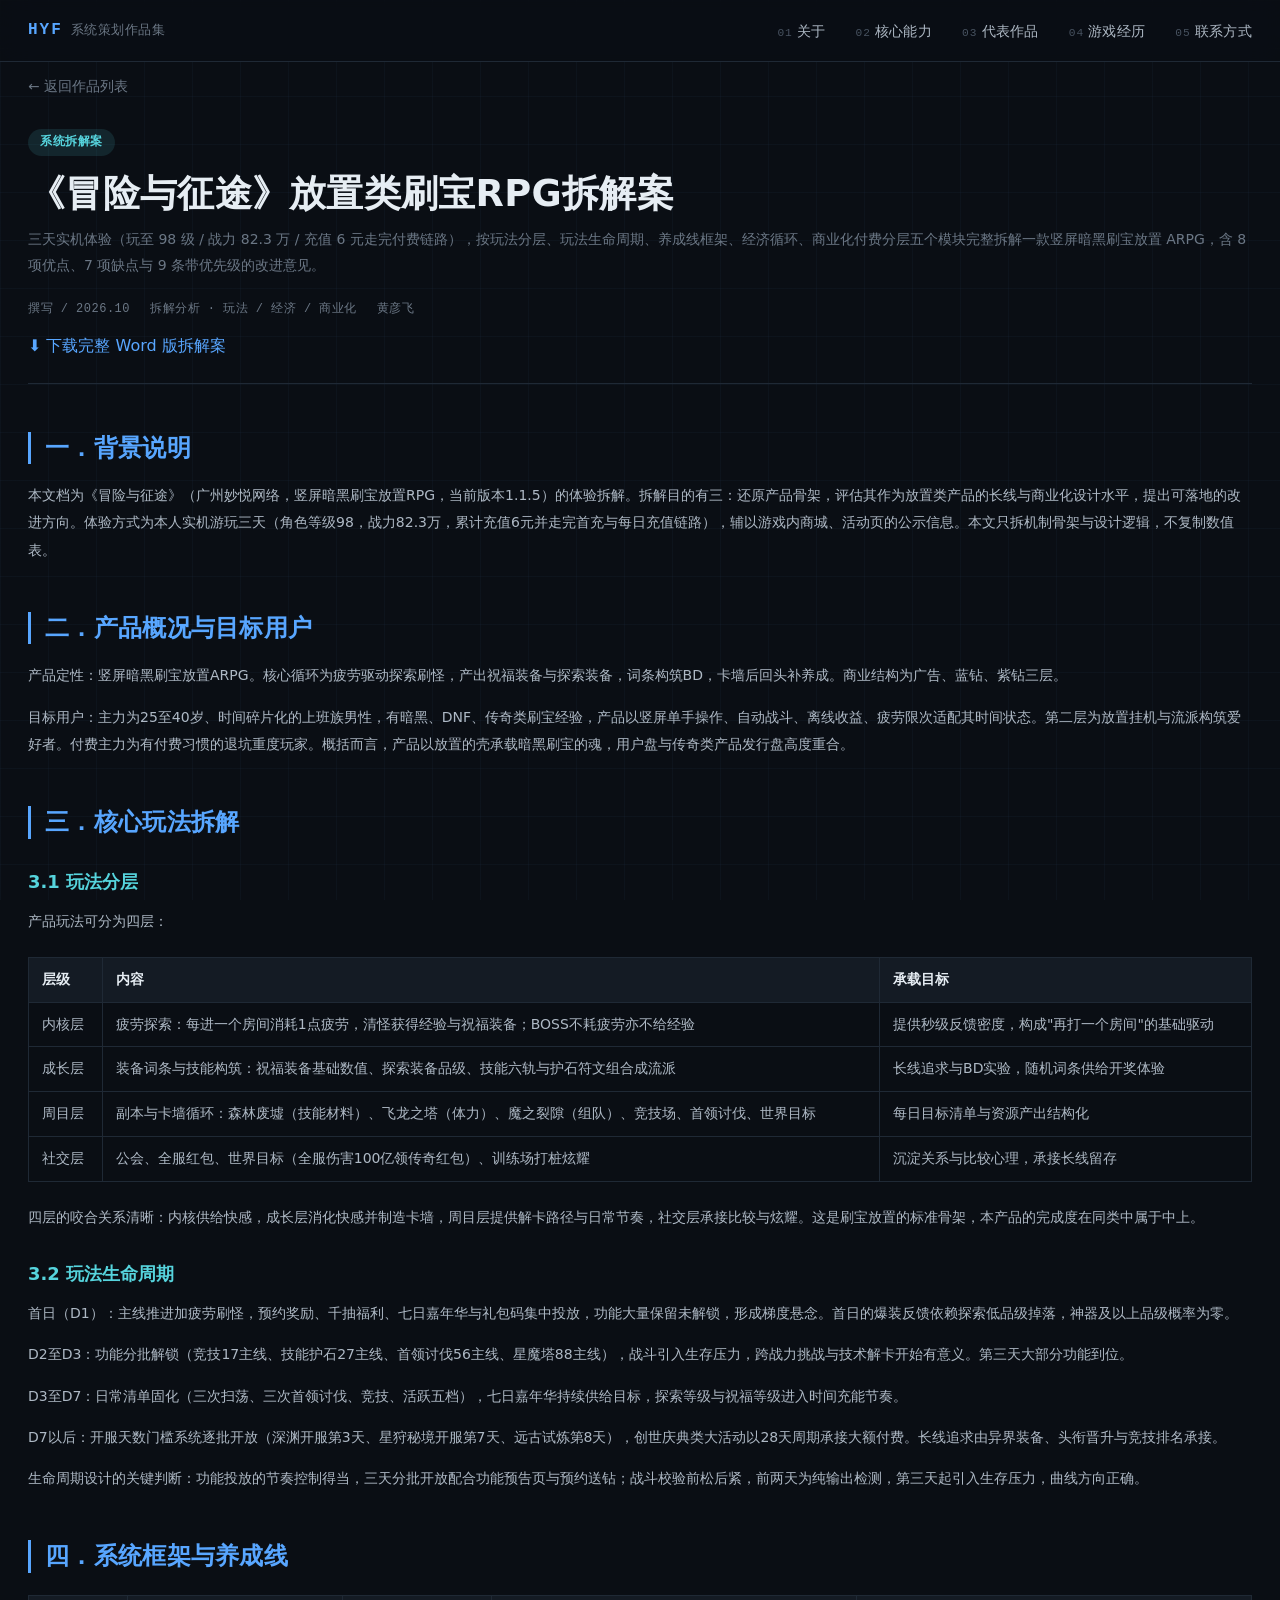
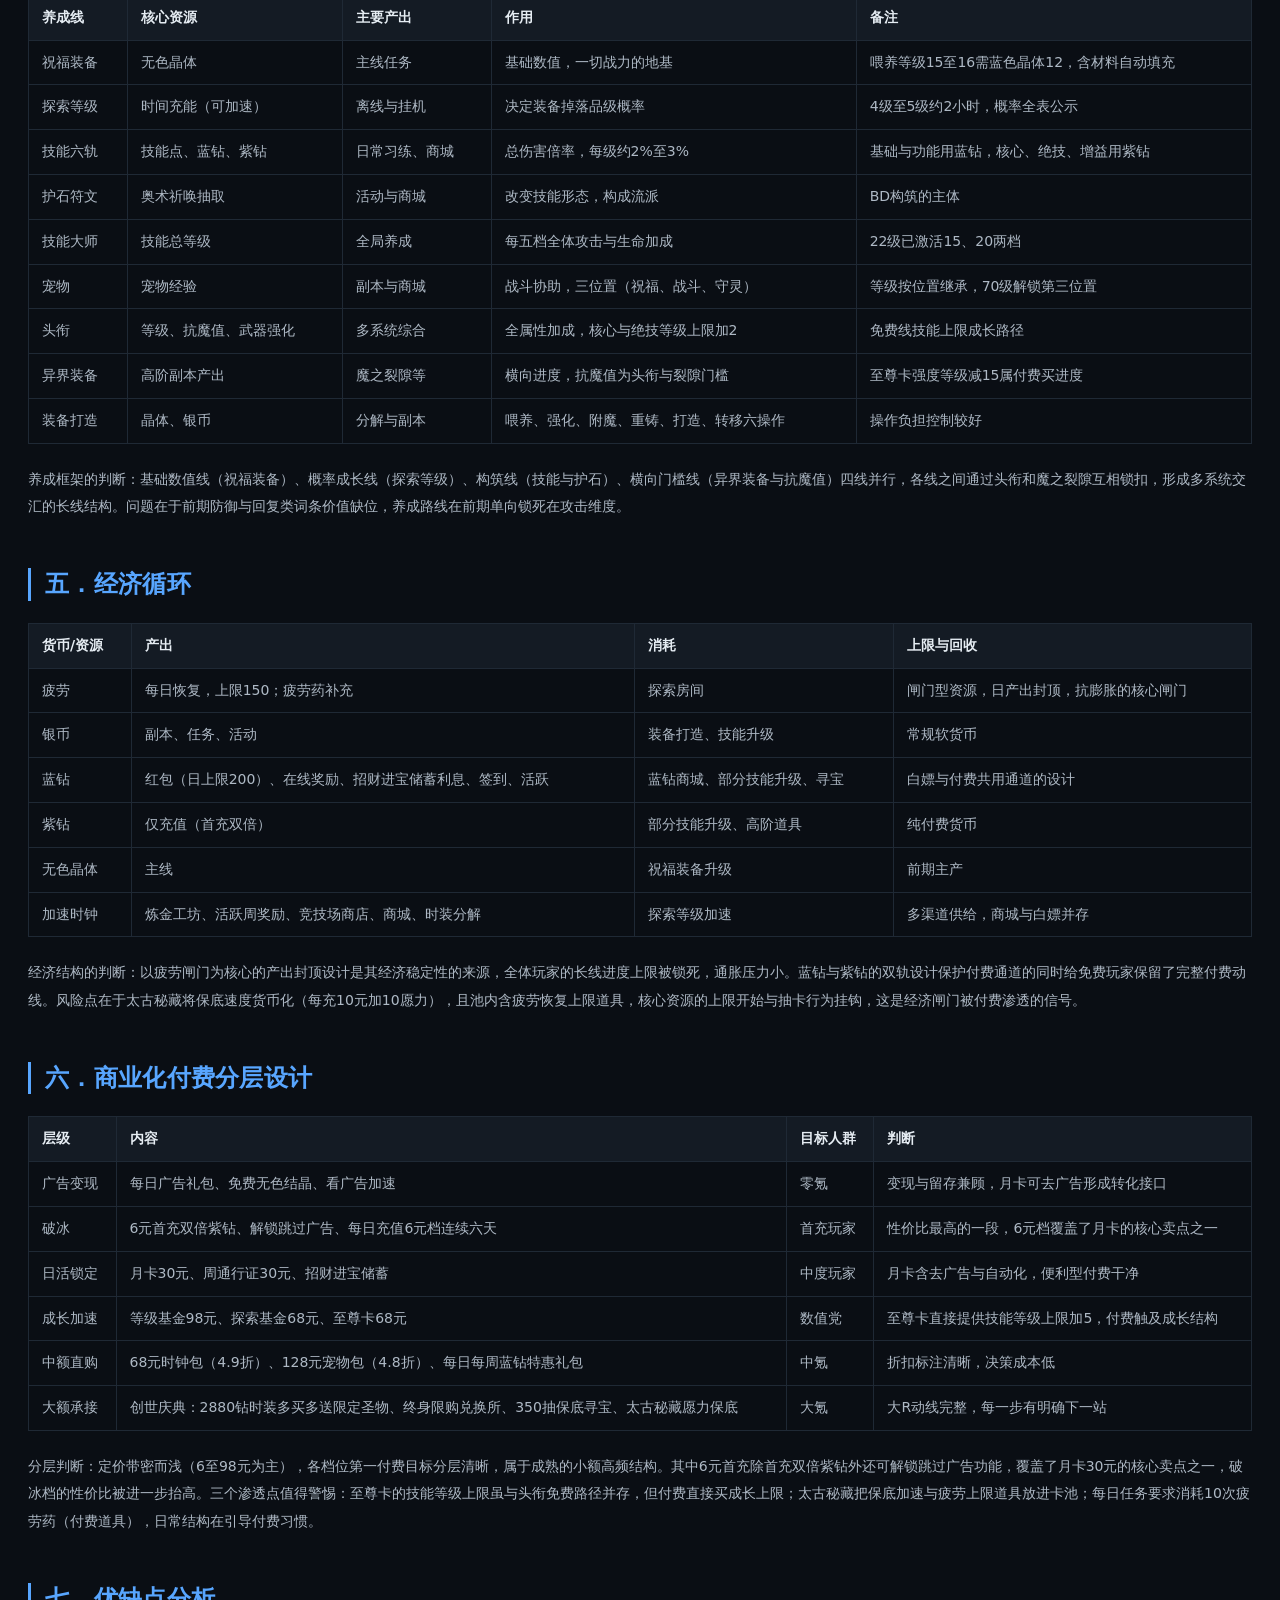
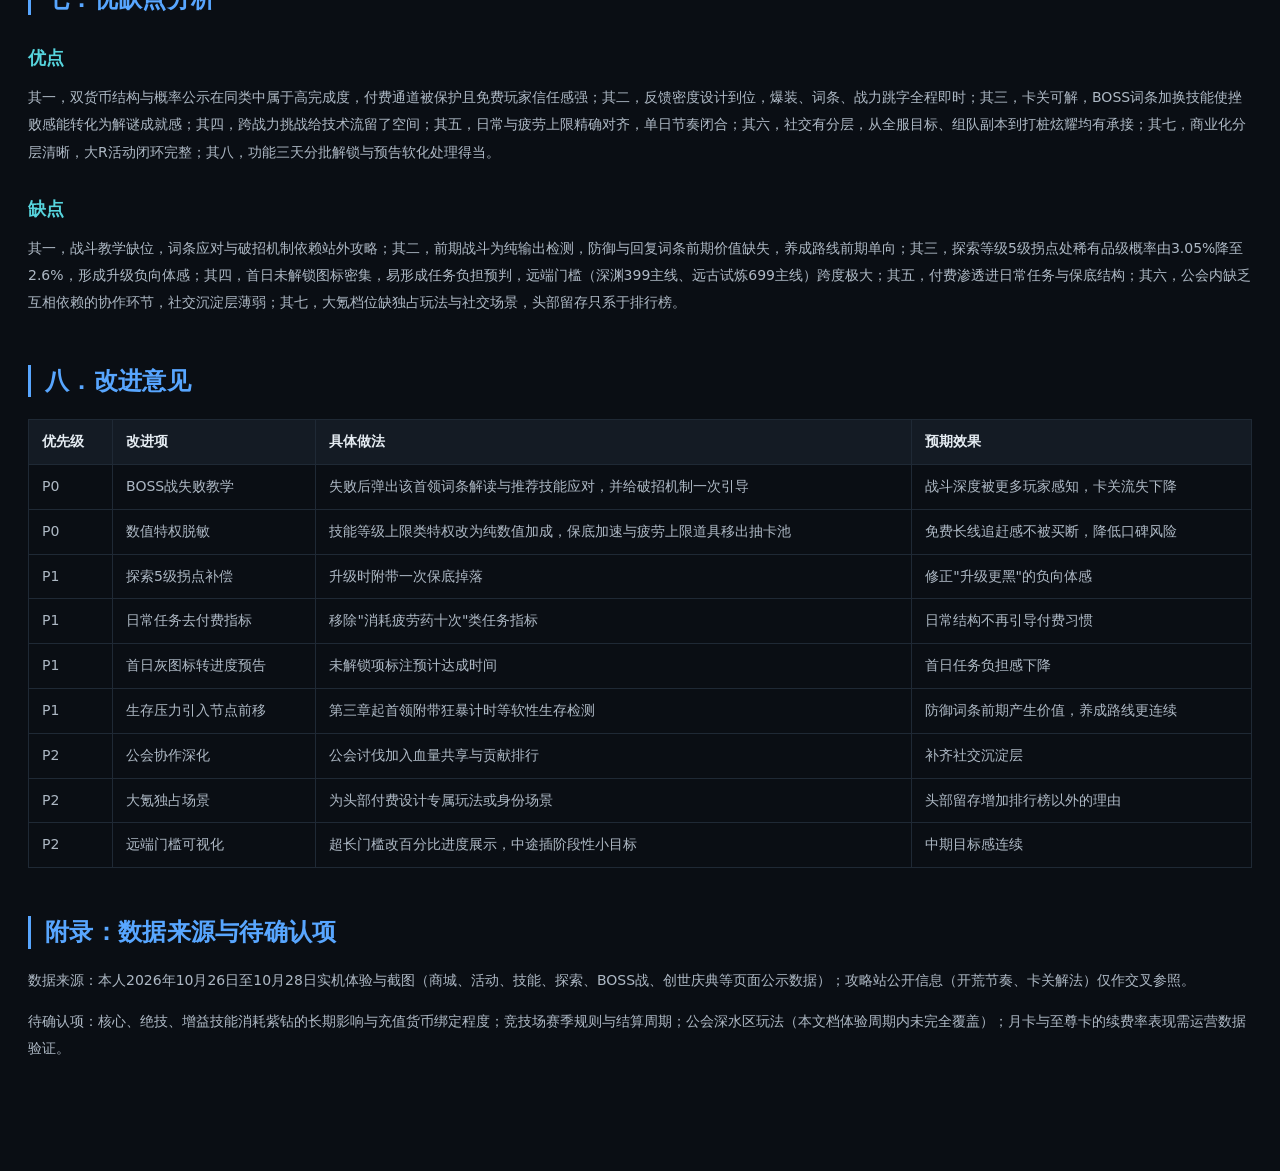
<file: works/mxzt-teardown.html>
<!DOCTYPE html>
<html lang="zh-CN">
<head>
<meta charset="UTF-8">
<meta name="viewport" content="width=device-width, initial-scale=1">
<title>《冒险与征途》放置类刷宝RPG拆解案 · 黄彦飞</title>
<meta name="description" content="《冒险与征途》放置类刷宝RPG拆解案 — 系统策划作品集 by 黄彦飞">
<link rel="stylesheet" href="../assets/styles.css">
</head>
<body>
<nav class="nav">
  <div class="nav__inner">
    <a class="nav__logo" href="../index.html">HYF<span>系统策划作品集</span></a>
    <button class="nav__toggle" aria-label="菜单">&#9776;</button>
    <ul class="nav__links">
      <li><a href="../index.html#about"><em>01</em>关于</a></li>
      <li><a href="../index.html#skills"><em>02</em>核心能力</a></li>
      <li><a href="../index.html#work"><em>03</em>代表作品</a></li>
      <li><a href="../index.html#play"><em>04</em>游戏经历</a></li>
      <li><a href="../index.html#contact"><em>05</em>联系方式</a></li>
    </ul>
  </div>
</nav>

<main class="page">
  <div class="page__body">
    <a class="page__back" href="../index.html#work">&#8592; 返回作品列表</a>

    <header class="doc-head">
      <span class="doc-head__tag tag--analysis">系统拆解案</span>
      <h1>《冒险与征途》放置类刷宝RPG拆解案</h1>
      <p class="doc-head__desc">三天实机体验（玩至 98 级 / 战力 82.3 万 / 充值 6 元走完付费链路），按玩法分层、玩法生命周期、养成线框架、经济循环、商业化付费分层五个模块完整拆解一款竖屏暗黑刷宝放置 ARPG，含 8 项优点、7 项缺点与 9 条带优先级的改进意见。</p>
      <div class="doc-meta">
        <span>撰写 / 2026.10</span>
        <span>拆解分析 · 玩法 / 经济 / 商业化</span>
        <span>黄彦飞</span>
      </div>
      <p class="no-indent" style="margin-top:12px">
        <a class="dl-link" href="../files/⑤ 冒险与征途拆解案.docx" download>⬇ 下载完整 Word 版拆解案</a>
      </p>
    </header>

    <article class="doc">
<h2>一．背景说明</h2>
<p>本文档为《冒险与征途》（广州妙悦网络，竖屏暗黑刷宝放置RPG，当前版本1.1.5）的体验拆解。拆解目的有三：还原产品骨架，评估其作为放置类产品的长线与商业化设计水平，提出可落地的改进方向。体验方式为本人实机游玩三天（角色等级98，战力82.3万，累计充值6元并走完首充与每日充值链路），辅以游戏内商城、活动页的公示信息。本文只拆机制骨架与设计逻辑，不复制数值表。</p>

<h2>二．产品概况与目标用户</h2>
<p>产品定性：竖屏暗黑刷宝放置ARPG。核心循环为疲劳驱动探索刷怪，产出祝福装备与探索装备，词条构筑BD，卡墙后回头补养成。商业结构为广告、蓝钻、紫钻三层。</p>
<p>目标用户：主力为25至40岁、时间碎片化的上班族男性，有暗黑、DNF、传奇类刷宝经验，产品以竖屏单手操作、自动战斗、离线收益、疲劳限次适配其时间状态。第二层为放置挂机与流派构筑爱好者。付费主力为有付费习惯的退坑重度玩家。概括而言，产品以放置的壳承载暗黑刷宝的魂，用户盘与传奇类产品发行盘高度重合。</p>

<h2>三．核心玩法拆解</h2>
<h3>3.1 玩法分层</h3>
<p>产品玩法可分为四层：</p>
<div class="table-scroll"><table>
<tr><th>层级</th><th>内容</th><th>承载目标</th></tr>
<tr><td>内核层</td><td>疲劳探索：每进一个房间消耗1点疲劳，清怪获得经验与祝福装备；BOSS不耗疲劳亦不给经验</td><td>提供秒级反馈密度，构成"再打一个房间"的基础驱动</td></tr>
<tr><td>成长层</td><td>装备词条与技能构筑：祝福装备基础数值、探索装备品级、技能六轨与护石符文组合成流派</td><td>长线追求与BD实验，随机词条供给开奖体验</td></tr>
<tr><td>周目层</td><td>副本与卡墙循环：森林废墟（技能材料）、飞龙之塔（体力）、魔之裂隙（组队）、竞技场、首领讨伐、世界目标</td><td>每日目标清单与资源产出结构化</td></tr>
<tr><td>社交层</td><td>公会、全服红包、世界目标（全服伤害100亿领传奇红包）、训练场打桩炫耀</td><td>沉淀关系与比较心理，承接长线留存</td></tr>
</table></div>
<p>四层的咬合关系清晰：内核供给快感，成长层消化快感并制造卡墙，周目层提供解卡路径与日常节奏，社交层承接比较与炫耀。这是刷宝放置的标准骨架，本产品的完成度在同类中属于中上。</p>
<h3>3.2 玩法生命周期</h3>
<p>首日（D1）：主线推进加疲劳刷怪，预约奖励、千抽福利、七日嘉年华与礼包码集中投放，功能大量保留未解锁，形成梯度悬念。首日的爆装反馈依赖探索低品级掉落，神器及以上品级概率为零。</p>
<p>D2至D3：功能分批解锁（竞技17主线、技能护石27主线、首领讨伐56主线、星魔塔88主线），战斗引入生存压力，跨战力挑战与技术解卡开始有意义。第三天大部分功能到位。</p>
<p>D3至D7：日常清单固化（三次扫荡、三次首领讨伐、竞技、活跃五档），七日嘉年华持续供给目标，探索等级与祝福等级进入时间充能节奏。</p>
<p>D7以后：开服天数门槛系统逐批开放（深渊开服第3天、星狩秘境开服第7天、远古试炼第8天），创世庆典类大活动以28天周期承接大额付费。长线追求由异界装备、头衔晋升与竞技排名承接。</p>
<p>生命周期设计的关键判断：功能投放的节奏控制得当，三天分批开放配合功能预告页与预约送钻；战斗校验前松后紧，前两天为纯输出检测，第三天起引入生存压力，曲线方向正确。</p>

<h2>四．系统框架与养成线</h2>
<div class="table-scroll"><table>
<tr><th>养成线</th><th>核心资源</th><th>主要产出</th><th>作用</th><th>备注</th></tr>
<tr><td>祝福装备</td><td>无色晶体</td><td>主线任务</td><td>基础数值，一切战力的地基</td><td>喂养等级15至16需蓝色晶体12，含材料自动填充</td></tr>
<tr><td>探索等级</td><td>时间充能（可加速）</td><td>离线与挂机</td><td>决定装备掉落品级概率</td><td>4级至5级约2小时，概率全表公示</td></tr>
<tr><td>技能六轨</td><td>技能点、蓝钻、紫钻</td><td>日常习练、商城</td><td>总伤害倍率，每级约2%至3%</td><td>基础与功能用蓝钻，核心、绝技、增益用紫钻</td></tr>
<tr><td>护石符文</td><td>奥术祈唤抽取</td><td>活动与商城</td><td>改变技能形态，构成流派</td><td>BD构筑的主体</td></tr>
<tr><td>技能大师</td><td>技能总等级</td><td>全局养成</td><td>每五档全体攻击与生命加成</td><td>22级已激活15、20两档</td></tr>
<tr><td>宠物</td><td>宠物经验</td><td>副本与商城</td><td>战斗协助，三位置（祝福、战斗、守灵）</td><td>等级按位置继承，70级解锁第三位置</td></tr>
<tr><td>头衔</td><td>等级、抗魔值、武器强化</td><td>多系统综合</td><td>全属性加成，核心与绝技等级上限加2</td><td>免费线技能上限成长路径</td></tr>
<tr><td>异界装备</td><td>高阶副本产出</td><td>魔之裂隙等</td><td>横向进度，抗魔值为头衔与裂隙门槛</td><td>至尊卡强度等级减15属付费买进度</td></tr>
<tr><td>装备打造</td><td>晶体、银币</td><td>分解与副本</td><td>喂养、强化、附魔、重铸、打造、转移六操作</td><td>操作负担控制较好</td></tr>
</table></div>
<p>养成框架的判断：基础数值线（祝福装备）、概率成长线（探索等级）、构筑线（技能与护石）、横向门槛线（异界装备与抗魔值）四线并行，各线之间通过头衔和魔之裂隙互相锁扣，形成多系统交汇的长线结构。问题在于前期防御与回复类词条价值缺位，养成路线在前期单向锁死在攻击维度。</p>

<h2>五．经济循环</h2>
<div class="table-scroll"><table>
<tr><th>货币/资源</th><th>产出</th><th>消耗</th><th>上限与回收</th></tr>
<tr><td>疲劳</td><td>每日恢复，上限150；疲劳药补充</td><td>探索房间</td><td>闸门型资源，日产出封顶，抗膨胀的核心闸门</td></tr>
<tr><td>银币</td><td>副本、任务、活动</td><td>装备打造、技能升级</td><td>常规软货币</td></tr>
<tr><td>蓝钻</td><td>红包（日上限200）、在线奖励、招财进宝储蓄利息、签到、活跃</td><td>蓝钻商城、部分技能升级、寻宝</td><td>白嫖与付费共用通道的设计</td></tr>
<tr><td>紫钻</td><td>仅充值（首充双倍）</td><td>部分技能升级、高阶道具</td><td>纯付费货币</td></tr>
<tr><td>无色晶体</td><td>主线</td><td>祝福装备升级</td><td>前期主产</td></tr>
<tr><td>加速时钟</td><td>炼金工坊、活跃周奖励、竞技场商店、商城、时装分解</td><td>探索等级加速</td><td>多渠道供给，商城与白嫖并存</td></tr>
</table></div>
<p>经济结构的判断：以疲劳闸门为核心的产出封顶设计是其经济稳定性的来源，全体玩家的长线进度上限被锁死，通胀压力小。蓝钻与紫钻的双轨设计保护付费通道的同时给免费玩家保留了完整付费动线。风险点在于太古秘藏将保底速度货币化（每充10元加10愿力），且池内含疲劳恢复上限道具，核心资源的上限开始与抽卡行为挂钩，这是经济闸门被付费渗透的信号。</p>

<h2>六．商业化付费分层设计</h2>
<div class="table-scroll"><table>
<tr><th>层级</th><th>内容</th><th>目标人群</th><th>判断</th></tr>
<tr><td>广告变现</td><td>每日广告礼包、免费无色结晶、看广告加速</td><td>零氪</td><td>变现与留存兼顾，月卡可去广告形成转化接口</td></tr>
<tr><td>破冰</td><td>6元首充双倍紫钻、解锁跳过广告、每日充值6元档连续六天</td><td>首充玩家</td><td>性价比最高的一段，6元档覆盖了月卡的核心卖点之一</td></tr>
<tr><td>日活锁定</td><td>月卡30元、周通行证30元、招财进宝储蓄</td><td>中度玩家</td><td>月卡含去广告与自动化，便利型付费干净</td></tr>
<tr><td>成长加速</td><td>等级基金98元、探索基金68元、至尊卡68元</td><td>数值党</td><td>至尊卡直接提供技能等级上限加5，付费触及成长结构</td></tr>
<tr><td>中额直购</td><td>68元时钟包（4.9折）、128元宠物包（4.8折）、每日每周蓝钻特惠礼包</td><td>中氪</td><td>折扣标注清晰，决策成本低</td></tr>
<tr><td>大额承接</td><td>创世庆典：2880钻时装多买多送限定圣物、终身限购兑换所、350抽保底寻宝、太古秘藏愿力保底</td><td>大氪</td><td>大R动线完整，每一步有明确下一站</td></tr>
</table></div>
<p>分层判断：定价带密而浅（6至98元为主），各档位第一付费目标分层清晰，属于成熟的小额高频结构。其中6元首充除首充双倍紫钻外还可解锁跳过广告功能，覆盖了月卡30元的核心卖点之一，破冰档的性价比被进一步抬高。三个渗透点值得警惕：至尊卡的技能等级上限虽与头衔免费路径并存，但付费直接买成长上限；太古秘藏把保底加速与疲劳上限道具放进卡池；每日任务要求消耗10次疲劳药（付费道具），日常结构在引导付费习惯。</p>

<h2>七．优缺点分析</h2>
<h3>优点</h3>
<p>其一，双货币结构与概率公示在同类中属于高完成度，付费通道被保护且免费玩家信任感强；其二，反馈密度设计到位，爆装、词条、战力跳字全程即时；其三，卡关可解，BOSS词条加换技能使挫败感能转化为解谜成就感；其四，跨战力挑战给技术流留了空间；其五，日常与疲劳上限精确对齐，单日节奏闭合；其六，社交有分层，从全服目标、组队副本到打桩炫耀均有承接；其七，商业化分层清晰，大R活动闭环完整；其八，功能三天分批解锁与预告软化处理得当。</p>
<h3>缺点</h3>
<p>其一，战斗教学缺位，词条应对与破招机制依赖站外攻略；其二，前期战斗为纯输出检测，防御与回复词条前期价值缺失，养成路线前期单向；其三，探索等级5级拐点处稀有品级概率由3.05%降至2.6%，形成升级负向体感；其四，首日未解锁图标密集，易形成任务负担预判，远端门槛（深渊399主线、远古试炼699主线）跨度极大；其五，付费渗透进日常任务与保底结构；其六，公会内缺乏互相依赖的协作环节，社交沉淀层薄弱；其七，大氪档位缺独占玩法与社交场景，头部留存只系于排行榜。</p>

<h2>八．改进意见</h2>
<div class="table-scroll"><table>
<tr><th>优先级</th><th>改进项</th><th>具体做法</th><th>预期效果</th></tr>
<tr><td>P0</td><td>BOSS战失败教学</td><td>失败后弹出该首领词条解读与推荐技能应对，并给破招机制一次引导</td><td>战斗深度被更多玩家感知，卡关流失下降</td></tr>
<tr><td>P0</td><td>数值特权脱敏</td><td>技能等级上限类特权改为纯数值加成，保底加速与疲劳上限道具移出抽卡池</td><td>免费长线追赶感不被买断，降低口碑风险</td></tr>
<tr><td>P1</td><td>探索5级拐点补偿</td><td>升级时附带一次保底掉落</td><td>修正"升级更黑"的负向体感</td></tr>
<tr><td>P1</td><td>日常任务去付费指标</td><td>移除"消耗疲劳药十次"类任务指标</td><td>日常结构不再引导付费习惯</td></tr>
<tr><td>P1</td><td>首日灰图标转进度预告</td><td>未解锁项标注预计达成时间</td><td>首日任务负担感下降</td></tr>
<tr><td>P1</td><td>生存压力引入节点前移</td><td>第三章起首领附带狂暴计时等软性生存检测</td><td>防御词条前期产生价值，养成路线更连续</td></tr>
<tr><td>P2</td><td>公会协作深化</td><td>公会讨伐加入血量共享与贡献排行</td><td>补齐社交沉淀层</td></tr>
<tr><td>P2</td><td>大氪独占场景</td><td>为头部付费设计专属玩法或身份场景</td><td>头部留存增加排行榜以外的理由</td></tr>
<tr><td>P2</td><td>远端门槛可视化</td><td>超长门槛改百分比进度展示，中途插阶段性小目标</td><td>中期目标感连续</td></tr>
</table></div>

<h2>附录：数据来源与待确认项</h2>
<p>数据来源：本人2026年10月26日至10月28日实机体验与截图（商城、活动、技能、探索、BOSS战、创世庆典等页面公示数据）；攻略站公开信息（开荒节奏、卡关解法）仅作交叉参照。</p>
<p>待确认项：核心、绝技、增益技能消耗紫钻的长期影响与充值货币绑定程度；竞技场赛季规则与结算周期；公会深水区玩法（本文档体验周期内未完全覆盖）；月卡与至尊卡的续费率表现需运营数据验证。</p>
    </article>
  </div>
</main>
</body>
</html>
</file>
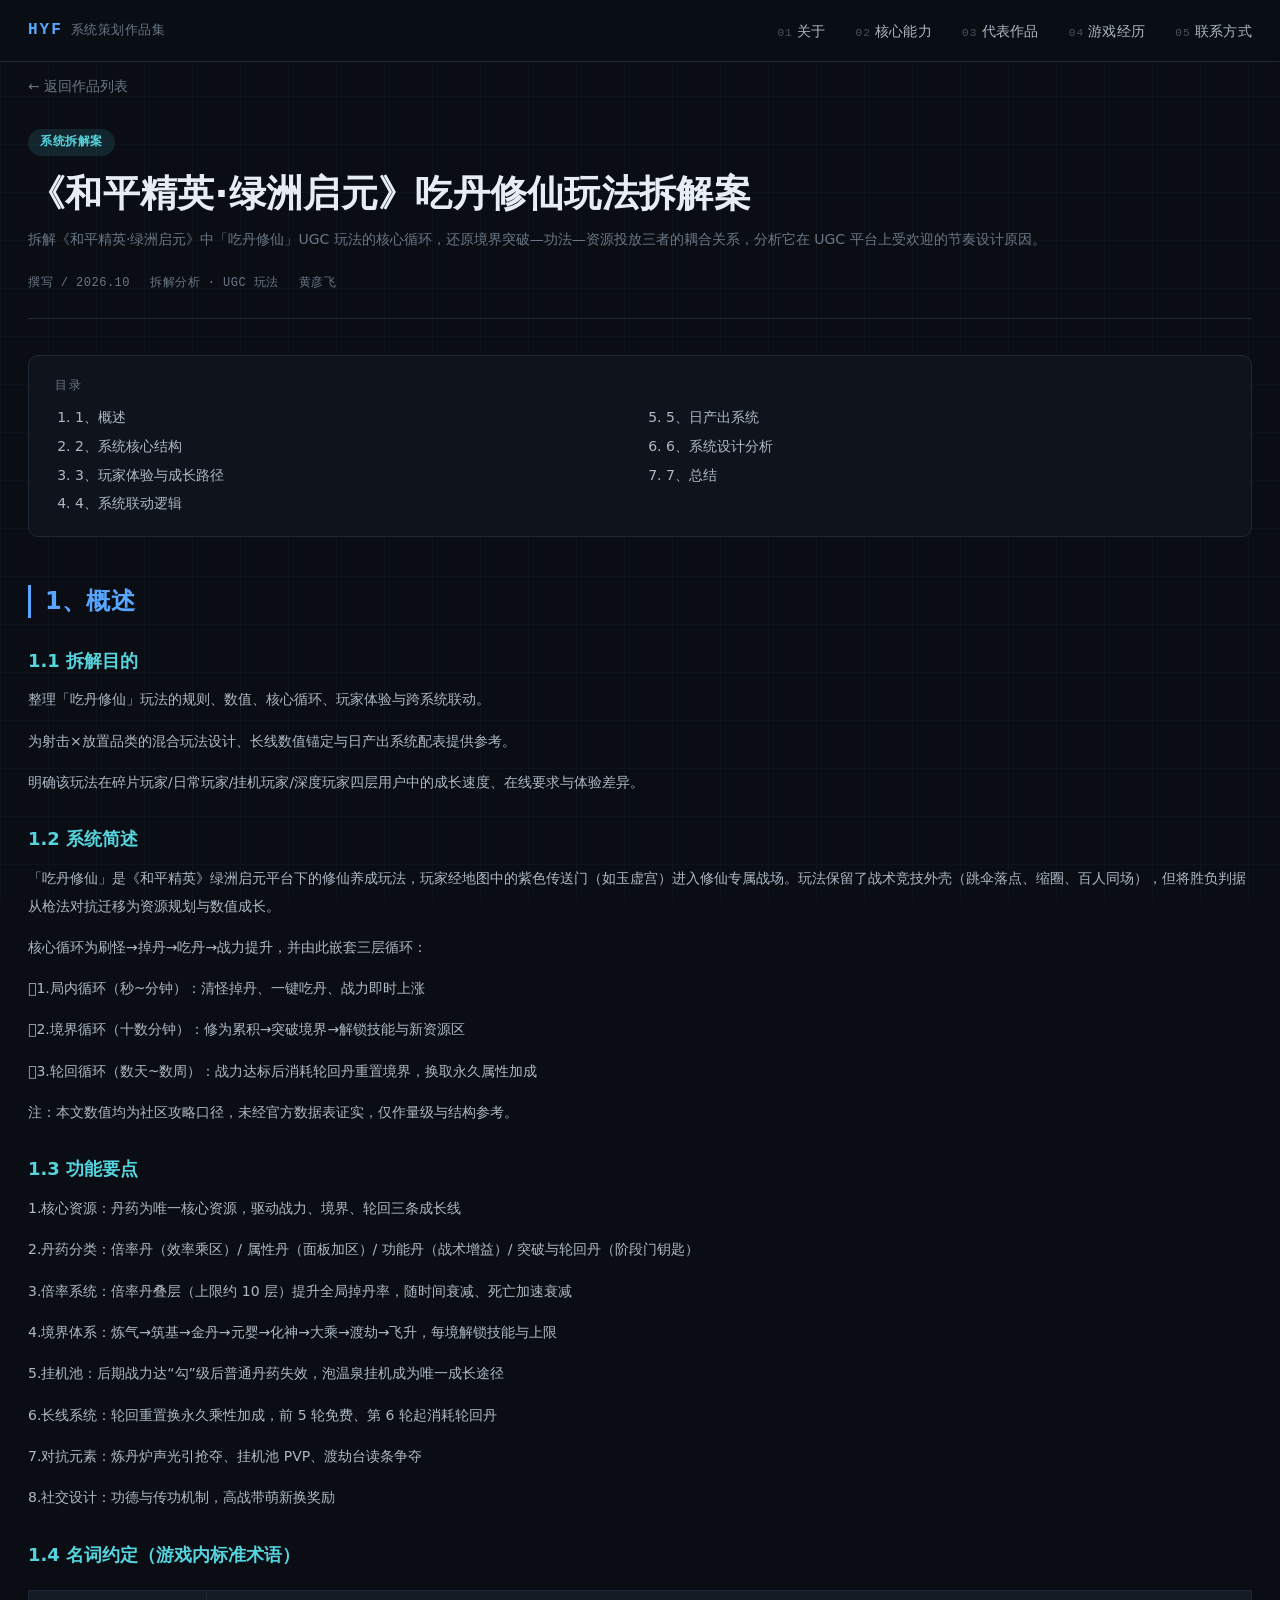
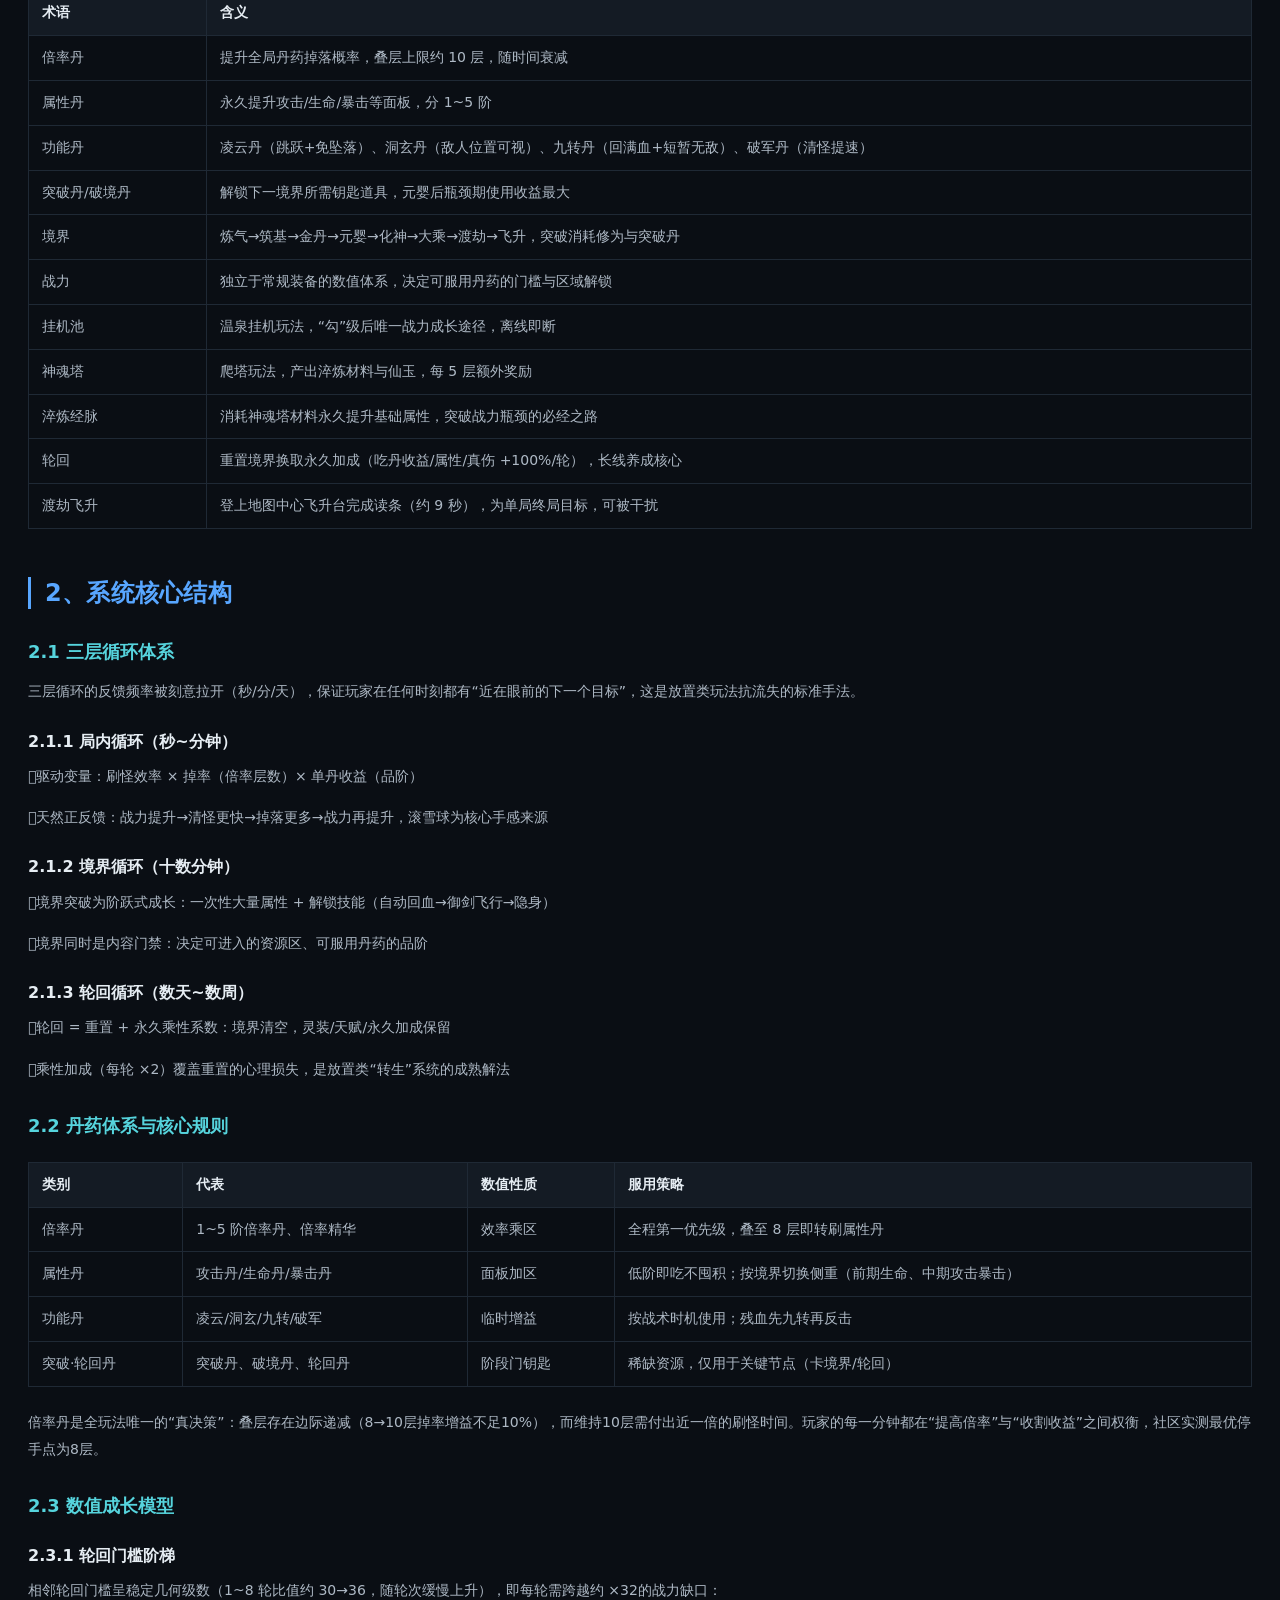
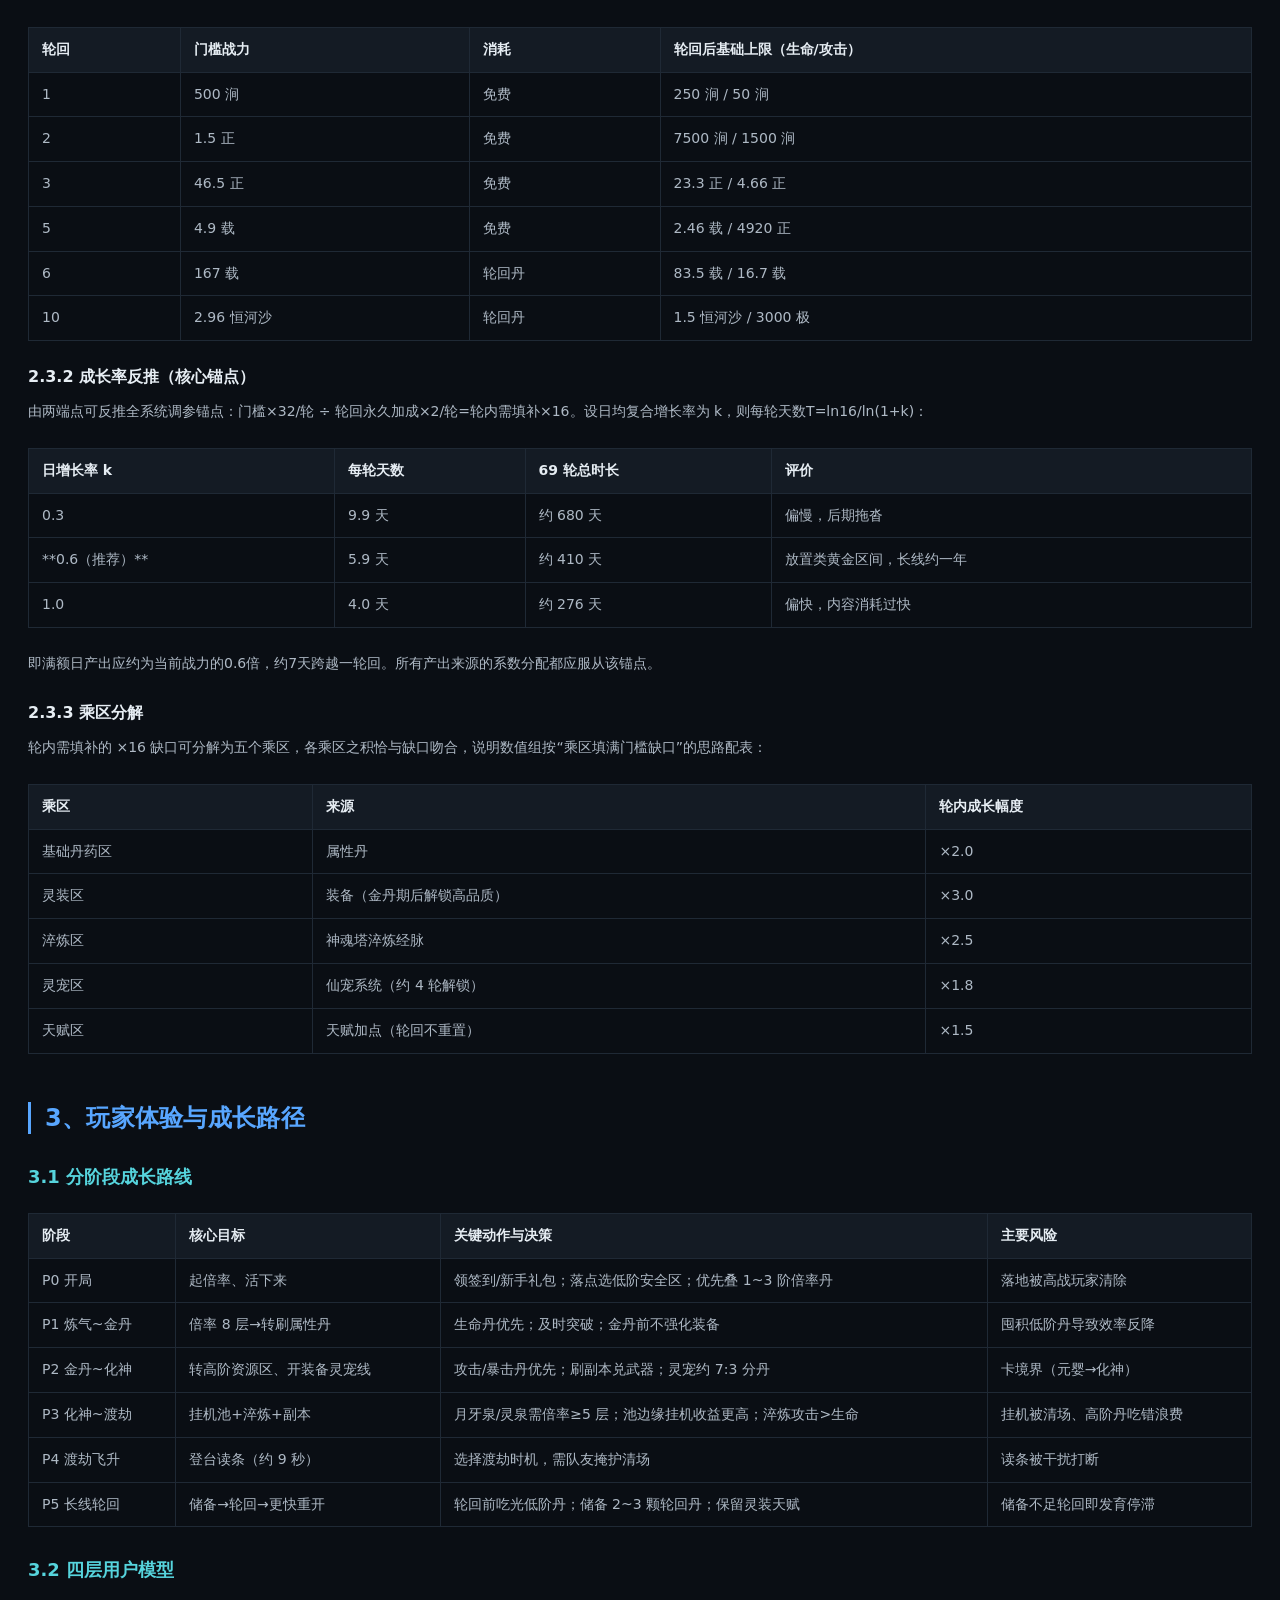
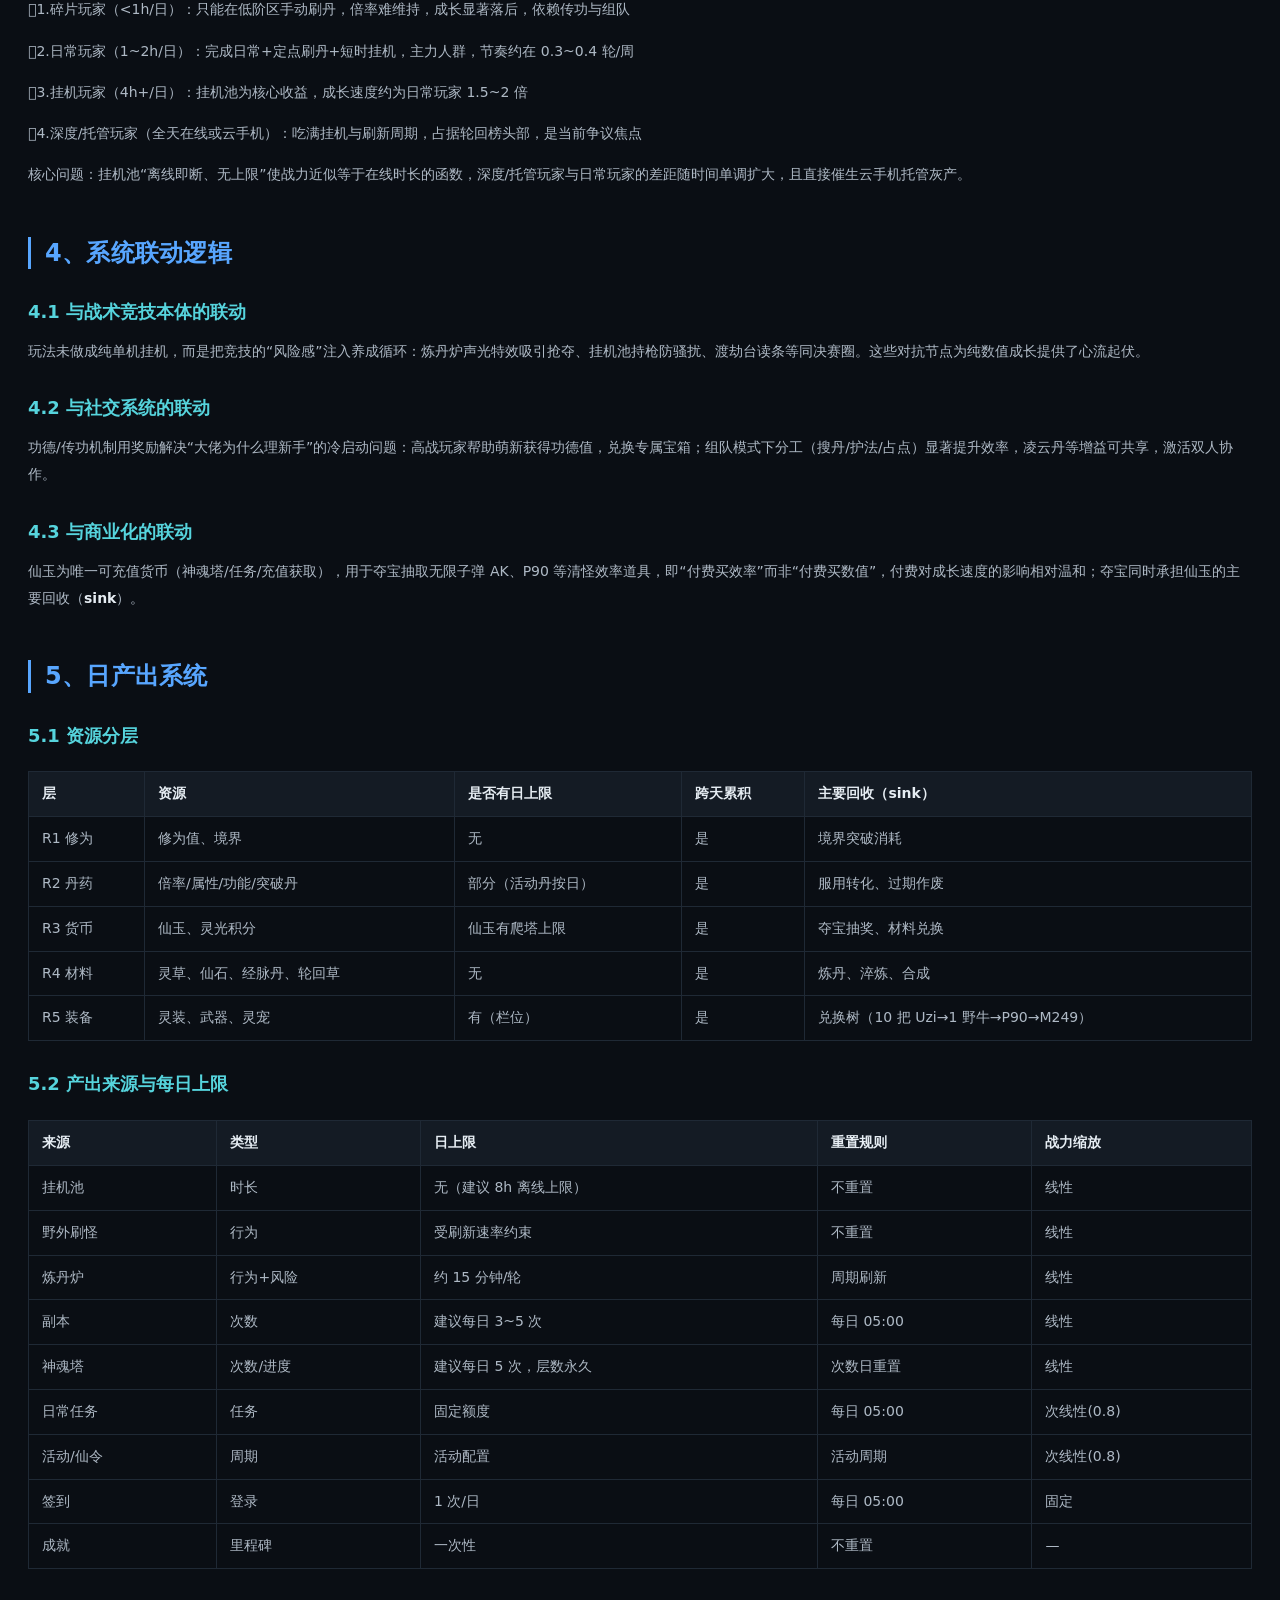
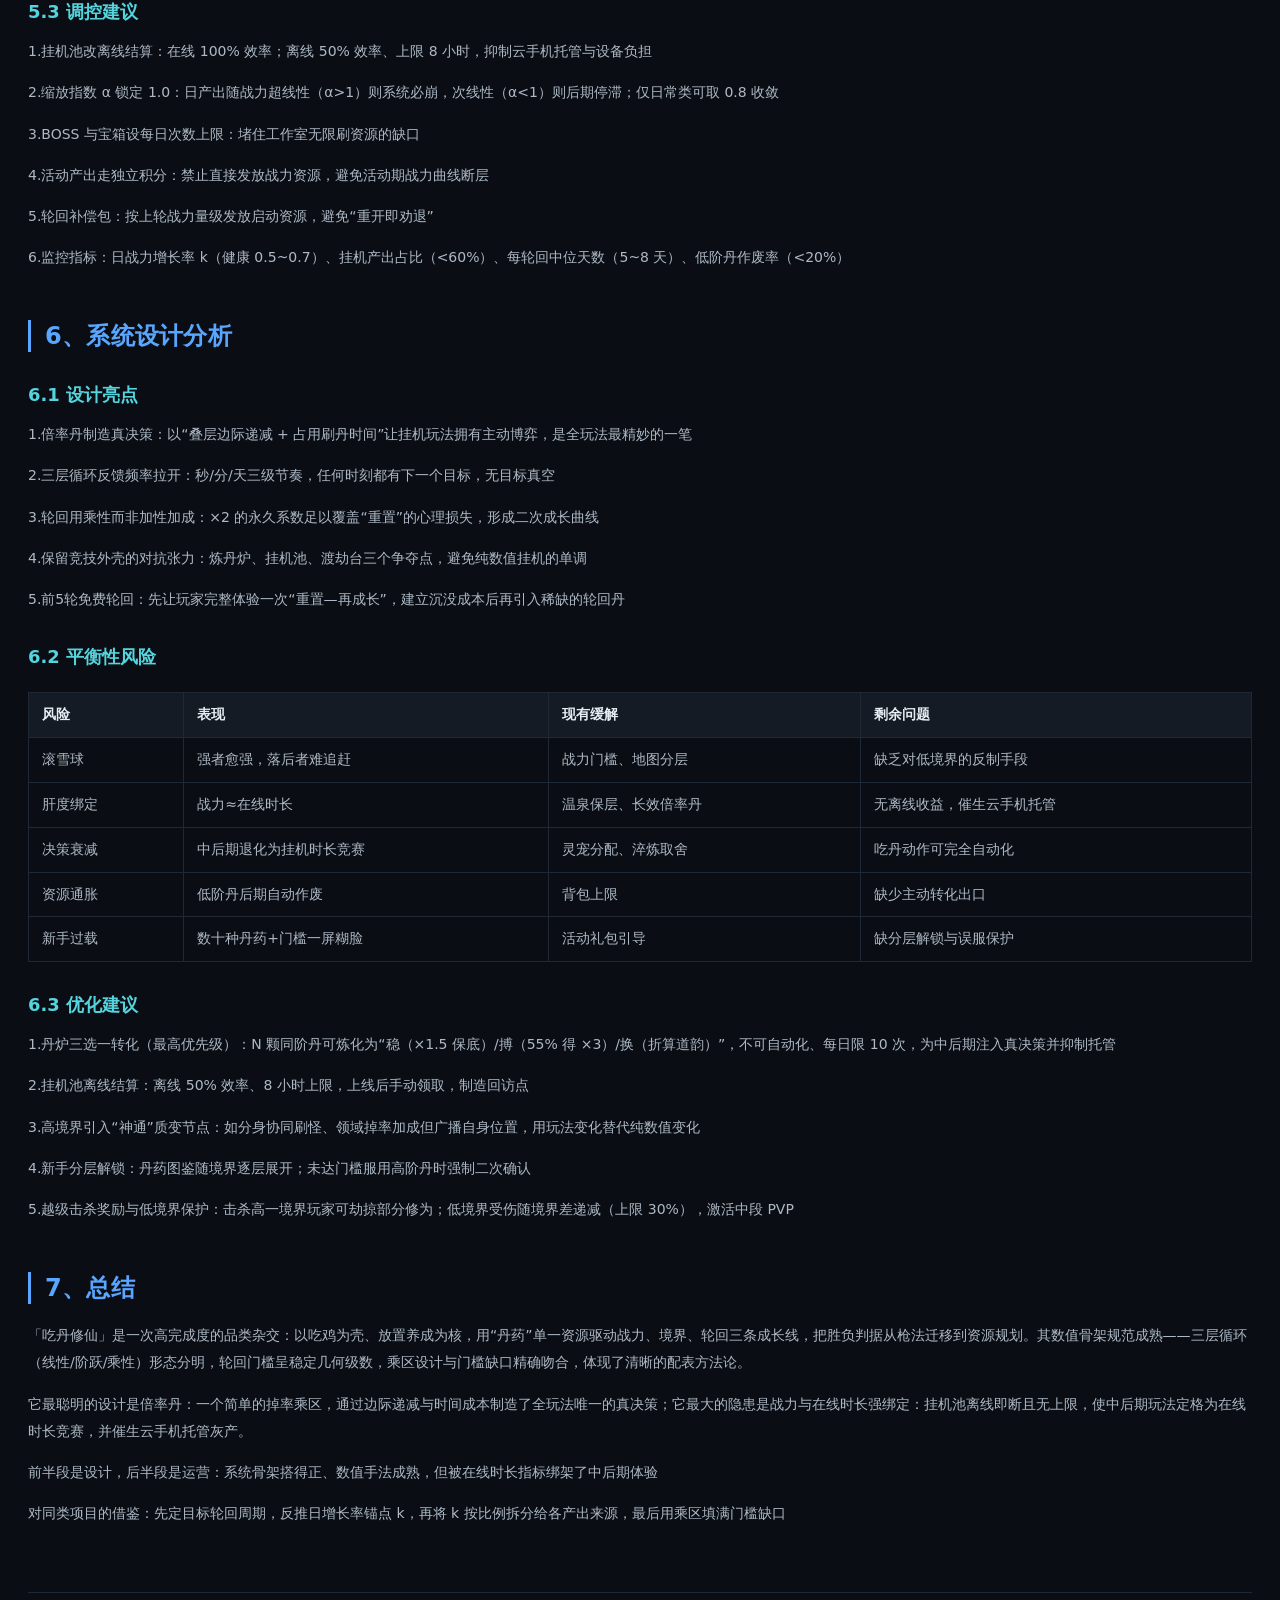
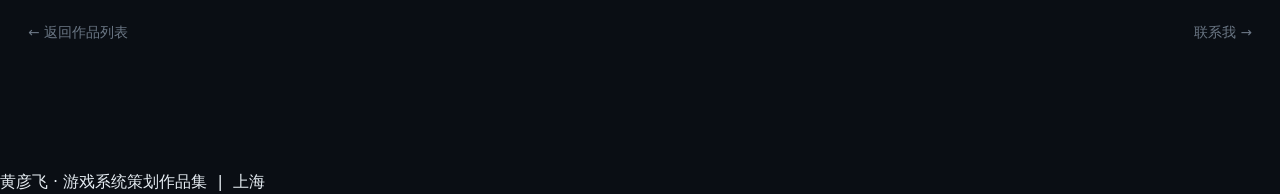
<file: works/oasis-xiuxian-analysis.html>
<!DOCTYPE html>
<html lang="zh-CN">
<head>
<meta charset="UTF-8">
<meta name="viewport" content="width=device-width, initial-scale=1">
<title>《和平精英·绿洲启元》吃丹修仙玩法拆解案 · 黄彦飞</title>
<meta name="description" content="《和平精英·绿洲启元》吃丹修仙玩法拆解案 — 系统策划作品集 by 黄彦飞">
<link rel="stylesheet" href="../assets/styles.css">
</head>
<body>
<nav class="nav">
  <div class="nav__inner">
    <a class="nav__logo" href="../index.html">HYF<span>系统策划作品集</span></a>
    <button class="nav__toggle" aria-label="菜单">&#9776;</button>
    <ul class="nav__links">
      <li><a href="../index.html#about"><em>01</em>关于</a></li>
      <li><a href="../index.html#skills"><em>02</em>核心能力</a></li>
      <li><a href="../index.html#work"><em>03</em>代表作品</a></li>
      <li><a href="../index.html#play"><em>04</em>游戏经历</a></li>
      <li><a href="../index.html#contact"><em>05</em>联系方式</a></li>
    </ul>
  </div>
</nav>

<main class="page">
  <div class="page__body">
    <a class="page__back" href="../index.html#work">&#8592; 返回作品列表</a>

    <header class="doc-head">
      <span class="doc-head__tag tag--analysis">系统拆解案</span>
      <h1>《和平精英·绿洲启元》吃丹修仙玩法拆解案</h1>
      <p class="doc-head__desc">拆解《和平精英·绿洲启元》中「吃丹修仙」UGC 玩法的核心循环，还原境界突破—功法—资源投放三者的耦合关系，分析它在 UGC 平台上受欢迎的节奏设计原因。</p>
      <div class="doc-meta">
        <span>撰写 / 2026.10</span>
        <span>拆解分析 · UGC 玩法</span>
        <span>黄彦飞</span>
      </div>
    </header>

    <nav class="doc-nav" id="toc-box" style="display:none">
      <div class="doc-nav__title">目录</div>
      <ol id="toc-list"></ol>
    </nav>

    <article class="doc">
<h2>1、概述</h2>
<h3>1.1 拆解目的</h3>
<p>整理「吃丹修仙」玩法的规则、数值、核心循环、玩家体验与跨系统联动。</p>
<p>为射击×放置品类的混合玩法设计、长线数值锚定与日产出系统配表提供参考。</p>
<p>明确该玩法在碎片玩家/日常玩家/挂机玩家/深度玩家四层用户中的成长速度、在线要求与体验差异。</p>
<h3>1.2 系统简述</h3>
<p>「吃丹修仙」是《和平精英》绿洲启元平台下的修仙养成玩法，玩家经地图中的紫色传送门（如玉虚宫）进入修仙专属战场。玩法保留了战术竞技外壳（跳伞落点、缩圈、百人同场），但将胜负判据从枪法对抗迁移为资源规划与数值成长。</p>
<p>核心循环为刷怪→掉丹→吃丹→战力提升，并由此嵌套三层循环：</p>
<p>1.局内循环（秒~分钟）：清怪掉丹、一键吃丹、战力即时上涨</p>
<p>2.境界循环（十数分钟）：修为累积→突破境界→解锁技能与新资源区</p>
<p>3.轮回循环（数天~数周）：战力达标后消耗轮回丹重置境界，换取永久属性加成</p>
<p>注：本文数值均为社区攻略口径，未经官方数据表证实，仅作量级与结构参考。</p>
<h3>1.3 功能要点</h3>
<p>1.核心资源：丹药为唯一核心资源，驱动战力、境界、轮回三条成长线</p>
<p>2.丹药分类：倍率丹（效率乘区）/ 属性丹（面板加区）/ 功能丹（战术增益）/ 突破与轮回丹（阶段门钥匙）</p>
<p>3.倍率系统：倍率丹叠层（上限约 10 层）提升全局掉丹率，随时间衰减、死亡加速衰减</p>
<p>4.境界体系：炼气→筑基→金丹→元婴→化神→大乘→渡劫→飞升，每境解锁技能与上限</p>
<p>5.挂机池：后期战力达“勾”级后普通丹药失效，泡温泉挂机成为唯一成长途径</p>
<p>6.长线系统：轮回重置换永久乘性加成，前 5 轮免费、第 6 轮起消耗轮回丹</p>
<p>7.对抗元素：炼丹炉声光引抢夺、挂机池 PVP、渡劫台读条争夺</p>
<p>8.社交设计：功德与传功机制，高战带萌新换奖励</p>
<h3>1.4 名词约定（游戏内标准术语）</h3>
<div class="table-scroll"><table><tr><th>术语</th><th>含义</th></tr><tr><td>倍率丹</td><td>提升全局丹药掉落概率，叠层上限约 10 层，随时间衰减</td></tr><tr><td>属性丹</td><td>永久提升攻击/生命/暴击等面板，分 1~5 阶</td></tr><tr><td>功能丹</td><td>凌云丹（跳跃+免坠落）、洞玄丹（敌人位置可视）、九转丹（回满血+短暂无敌）、破军丹（清怪提速）</td></tr><tr><td>突破丹/破境丹</td><td>解锁下一境界所需钥匙道具，元婴后瓶颈期使用收益最大</td></tr><tr><td>境界</td><td>炼气→筑基→金丹→元婴→化神→大乘→渡劫→飞升，突破消耗修为与突破丹</td></tr><tr><td>战力</td><td>独立于常规装备的数值体系，决定可服用丹药的门槛与区域解锁</td></tr><tr><td>挂机池</td><td>温泉挂机玩法，“勾”级后唯一战力成长途径，离线即断</td></tr><tr><td>神魂塔</td><td>爬塔玩法，产出淬炼材料与仙玉，每 5 层额外奖励</td></tr><tr><td>淬炼经脉</td><td>消耗神魂塔材料永久提升基础属性，突破战力瓶颈的必经之路</td></tr><tr><td>轮回</td><td>重置境界换取永久加成（吃丹收益/属性/真伤 +100%/轮），长线养成核心</td></tr><tr><td>渡劫飞升</td><td>登上地图中心飞升台完成读条（约 9 秒），为单局终局目标，可被干扰</td></tr></table></div>
<h2>2、系统核心结构</h2>
<h3>2.1 三层循环体系</h3>
<p>三层循环的反馈频率被刻意拉开（秒/分/天），保证玩家在任何时刻都有“近在眼前的下一个目标”，这是放置类玩法抗流失的标准手法。</p>
<h4>2.1.1 局内循环（秒~分钟）</h4>
<p>驱动变量：刷怪效率 × 掉率（倍率层数）× 单丹收益（品阶）</p>
<p>天然正反馈：战力提升→清怪更快→掉落更多→战力再提升，滚雪球为核心手感来源</p>
<h4>2.1.2 境界循环（十数分钟）</h4>
<p>境界突破为阶跃式成长：一次性大量属性 + 解锁技能（自动回血→御剑飞行→隐身）</p>
<p>境界同时是内容门禁：决定可进入的资源区、可服用丹药的品阶</p>
<h4>2.1.3 轮回循环（数天~数周）</h4>
<p>轮回 = 重置 + 永久乘性系数：境界清空，灵装/天赋/永久加成保留</p>
<p>乘性加成（每轮 ×2）覆盖重置的心理损失，是放置类“转生”系统的成熟解法</p>
<h3>2.2 丹药体系与核心规则</h3>
<div class="table-scroll"><table><tr><th>类别</th><th>代表</th><th>数值性质</th><th>服用策略</th></tr><tr><td>倍率丹</td><td>1~5 阶倍率丹、倍率精华</td><td>效率乘区</td><td>全程第一优先级，叠至 8 层即转刷属性丹</td></tr><tr><td>属性丹</td><td>攻击丹/生命丹/暴击丹</td><td>面板加区</td><td>低阶即吃不囤积；按境界切换侧重（前期生命、中期攻击暴击）</td></tr><tr><td>功能丹</td><td>凌云/洞玄/九转/破军</td><td>临时增益</td><td>按战术时机使用；残血先九转再反击</td></tr><tr><td>突破·轮回丹</td><td>突破丹、破境丹、轮回丹</td><td>阶段门钥匙</td><td>稀缺资源，仅用于关键节点（卡境界/轮回）</td></tr></table></div>
<p>倍率丹是全玩法唯一的“真决策”：叠层存在边际递减（8→10层掉率增益不足10%），而维持10层需付出近一倍的刷怪时间。玩家的每一分钟都在“提高倍率”与“收割收益”之间权衡，社区实测最优停手点为8层。</p>
<h3>2.3 数值成长模型</h3>
<h4>2.3.1 轮回门槛阶梯</h4>
<p>相邻轮回门槛呈稳定几何级数（1~8 轮比值约 30→36，随轮次缓慢上升），即每轮需跨越约 ×32的战力缺口：</p>
<div class="table-scroll"><table><tr><th>轮回</th><th>门槛战力</th><th>消耗</th><th>轮回后基础上限（生命/攻击）</th></tr><tr><td>1</td><td>500 涧</td><td>免费</td><td>250 涧 / 50 涧</td></tr><tr><td>2</td><td>1.5 正</td><td>免费</td><td>7500 涧 / 1500 涧</td></tr><tr><td>3</td><td>46.5 正</td><td>免费</td><td>23.3 正 / 4.66 正</td></tr><tr><td>5</td><td>4.9 载</td><td>免费</td><td>2.46 载 / 4920 正</td></tr><tr><td>6</td><td>167 载</td><td>轮回丹</td><td>83.5 载 / 16.7 载</td></tr><tr><td>10</td><td>2.96 恒河沙</td><td>轮回丹</td><td>1.5 恒河沙 / 3000 极</td></tr></table></div>
<h4>2.3.2 成长率反推（核心锚点）</h4>
<p>由两端点可反推全系统调参锚点：门槛×32/轮 ÷ 轮回永久加成×2/轮=轮内需填补×16。设日均复合增长率为 k，则每轮天数T=ln16/ln(1+k)：</p>
<div class="table-scroll"><table><tr><th>日增长率 k</th><th>每轮天数</th><th>69 轮总时长</th><th>评价</th></tr><tr><td>0.3</td><td>9.9 天</td><td>约 680 天</td><td>偏慢，后期拖沓</td></tr><tr><td>**0.6（推荐）**</td><td>5.9 天</td><td>约 410 天</td><td>放置类黄金区间，长线约一年</td></tr><tr><td>1.0</td><td>4.0 天</td><td>约 276 天</td><td>偏快，内容消耗过快</td></tr></table></div>
<p>即满额日产出应约为当前战力的0.6倍，约7天跨越一轮回。所有产出来源的系数分配都应服从该锚点。</p>
<h4>2.3.3 乘区分解</h4>
<p>轮内需填补的 ×16 缺口可分解为五个乘区，各乘区之积恰与缺口吻合，说明数值组按“乘区填满门槛缺口”的思路配表：</p>
<div class="table-scroll"><table><tr><th>乘区</th><th>来源</th><th>轮内成长幅度</th></tr><tr><td>基础丹药区</td><td>属性丹</td><td>×2.0</td></tr><tr><td>灵装区</td><td>装备（金丹期后解锁高品质）</td><td>×3.0</td></tr><tr><td>淬炼区</td><td>神魂塔淬炼经脉</td><td>×2.5</td></tr><tr><td>灵宠区</td><td>仙宠系统（约 4 轮解锁）</td><td>×1.8</td></tr><tr><td>天赋区</td><td>天赋加点（轮回不重置）</td><td>×1.5</td></tr></table></div>
<h2>3、玩家体验与成长路径</h2>
<h3>3.1 分阶段成长路线</h3>
<div class="table-scroll"><table><tr><th>阶段</th><th>核心目标</th><th>关键动作与决策</th><th>主要风险</th></tr><tr><td>P0 开局</td><td>起倍率、活下来</td><td>领签到/新手礼包；落点选低阶安全区；优先叠 1~3 阶倍率丹</td><td>落地被高战玩家清除</td></tr><tr><td>P1 炼气~金丹</td><td>倍率 8 层→转刷属性丹</td><td>生命丹优先；及时突破；金丹前不强化装备</td><td>囤积低阶丹导致效率反降</td></tr><tr><td>P2 金丹~化神</td><td>转高阶资源区、开装备灵宠线</td><td>攻击/暴击丹优先；刷副本兑武器；灵宠约 7:3 分丹</td><td>卡境界（元婴→化神）</td></tr><tr><td>P3 化神~渡劫</td><td>挂机池+淬炼+副本</td><td>月牙泉/灵泉需倍率≥5 层；池边缘挂机收益更高；淬炼攻击&gt;生命</td><td>挂机被清场、高阶丹吃错浪费</td></tr><tr><td>P4 渡劫飞升</td><td>登台读条（约 9 秒）</td><td>选择渡劫时机，需队友掩护清场</td><td>读条被干扰打断</td></tr><tr><td>P5 长线轮回</td><td>储备→轮回→更快重开</td><td>轮回前吃光低阶丹；储备 2~3 颗轮回丹；保留灵装天赋</td><td>储备不足轮回即发育停滞</td></tr></table></div>
<h3>3.2 四层用户模型</h3>
<p>1.碎片玩家（&lt;1h/日）：只能在低阶区手动刷丹，倍率难维持，成长显著落后，依赖传功与组队</p>
<p>2.日常玩家（1~2h/日）：完成日常+定点刷丹+短时挂机，主力人群，节奏约在 0.3~0.4 轮/周</p>
<p>3.挂机玩家（4h+/日）：挂机池为核心收益，成长速度约为日常玩家 1.5~2 倍</p>
<p>4.深度/托管玩家（全天在线或云手机）：吃满挂机与刷新周期，占据轮回榜头部，是当前争议焦点</p>
<p>核心问题：挂机池“离线即断、无上限”使战力近似等于在线时长的函数，深度/托管玩家与日常玩家的差距随时间单调扩大，且直接催生云手机托管灰产。</p>
<h2>4、系统联动逻辑</h2>
<h3>4.1 与战术竞技本体的联动</h3>
<p>玩法未做成纯单机挂机，而是把竞技的“风险感”注入养成循环：炼丹炉声光特效吸引抢夺、挂机池持枪防骚扰、渡劫台读条等同决赛圈。这些对抗节点为纯数值成长提供了心流起伏。</p>
<h3>4.2 与社交系统的联动</h3>
<p>功德/传功机制用奖励解决“大佬为什么理新手”的冷启动问题：高战玩家帮助萌新获得功德值，兑换专属宝箱；组队模式下分工（搜丹/护法/占点）显著提升效率，凌云丹等增益可共享，激活双人协作。</p>
<h3>4.3 与商业化的联动</h3>
<p>仙玉为唯一可充值货币（神魂塔/任务/充值获取），用于夺宝抽取无限子弹 AK、P90 等清怪效率道具，即“付费买效率”而非“付费买数值”，付费对成长速度的影响相对温和；夺宝同时承担仙玉的主要回收（<strong>sink</strong>）。</p>
<h2>5、日产出系统</h2>
<h3>5.1 资源分层</h3>
<div class="table-scroll"><table><tr><th>层</th><th>资源</th><th>是否有日上限</th><th>跨天累积</th><th>主要回收（sink）</th></tr><tr><td>R1 修为</td><td>修为值、境界</td><td>无</td><td>是</td><td>境界突破消耗</td></tr><tr><td>R2 丹药</td><td>倍率/属性/功能/突破丹</td><td>部分（活动丹按日）</td><td>是</td><td>服用转化、过期作废</td></tr><tr><td>R3 货币</td><td>仙玉、灵光积分</td><td>仙玉有爬塔上限</td><td>是</td><td>夺宝抽奖、材料兑换</td></tr><tr><td>R4 材料</td><td>灵草、仙石、经脉丹、轮回草</td><td>无</td><td>是</td><td>炼丹、淬炼、合成</td></tr><tr><td>R5 装备</td><td>灵装、武器、灵宠</td><td>有（栏位）</td><td>是</td><td>兑换树（10 把 Uzi→1 野牛→P90→M249）</td></tr></table></div>
<h3>5.2 产出来源与每日上限</h3>
<div class="table-scroll"><table><tr><th>来源</th><th>类型</th><th>日上限</th><th>重置规则</th><th>战力缩放</th></tr><tr><td>挂机池</td><td>时长</td><td>无（建议 8h 离线上限）</td><td>不重置</td><td>线性</td></tr><tr><td>野外刷怪</td><td>行为</td><td>受刷新速率约束</td><td>不重置</td><td>线性</td></tr><tr><td>炼丹炉</td><td>行为+风险</td><td>约 15 分钟/轮</td><td>周期刷新</td><td>线性</td></tr><tr><td>副本</td><td>次数</td><td>建议每日 3~5 次</td><td>每日 05:00</td><td>线性</td></tr><tr><td>神魂塔</td><td>次数/进度</td><td>建议每日 5 次，层数永久</td><td>次数日重置</td><td>线性</td></tr><tr><td>日常任务</td><td>任务</td><td>固定额度</td><td>每日 05:00</td><td>次线性(0.8)</td></tr><tr><td>活动/仙令</td><td>周期</td><td>活动配置</td><td>活动周期</td><td>次线性(0.8)</td></tr><tr><td>签到</td><td>登录</td><td>1 次/日</td><td>每日 05:00</td><td>固定</td></tr><tr><td>成就</td><td>里程碑</td><td>一次性</td><td>不重置</td><td>—</td></tr></table></div>
<h3>5.3 调控建议</h3>
<p>1.挂机池改离线结算：在线 100% 效率；离线 50% 效率、上限 8 小时，抑制云手机托管与设备负担</p>
<p>2.缩放指数 α 锁定 1.0：日产出随战力超线性（α&gt;1）则系统必崩，次线性（α&lt;1）则后期停滞；仅日常类可取 0.8 收敛</p>
<p>3.BOSS 与宝箱设每日次数上限：堵住工作室无限刷资源的缺口</p>
<p>4.活动产出走独立积分：禁止直接发放战力资源，避免活动期战力曲线断层</p>
<p>5.轮回补偿包：按上轮战力量级发放启动资源，避免“重开即劝退”</p>
<p>6.监控指标：日战力增长率 k（健康 0.5~0.7）、挂机产出占比（&lt;60%）、每轮回中位天数（5~8 天）、低阶丹作废率（&lt;20%）</p>
<h2>6、系统设计分析</h2>
<h3>6.1 设计亮点</h3>
<p>1.倍率丹制造真决策：以“叠层边际递减 + 占用刷丹时间”让挂机玩法拥有主动博弈，是全玩法最精妙的一笔</p>
<p>2.三层循环反馈频率拉开：秒/分/天三级节奏，任何时刻都有下一个目标，无目标真空</p>
<p>3.轮回用乘性而非加性加成：×2 的永久系数足以覆盖“重置”的心理损失，形成二次成长曲线</p>
<p>4.保留竞技外壳的对抗张力：炼丹炉、挂机池、渡劫台三个争夺点，避免纯数值挂机的单调</p>
<p>5.前5轮免费轮回：先让玩家完整体验一次“重置—再成长”，建立沉没成本后再引入稀缺的轮回丹</p>
<h3>6.2 平衡性风险</h3>
<div class="table-scroll"><table><tr><th>风险</th><th>表现</th><th>现有缓解</th><th>剩余问题</th></tr><tr><td>滚雪球</td><td>强者愈强，落后者难追赶</td><td>战力门槛、地图分层</td><td>缺乏对低境界的反制手段</td></tr><tr><td>肝度绑定</td><td>战力≈在线时长</td><td>温泉保层、长效倍率丹</td><td>无离线收益，催生云手机托管</td></tr><tr><td>决策衰减</td><td>中后期退化为挂机时长竞赛</td><td>灵宠分配、淬炼取舍</td><td>吃丹动作可完全自动化</td></tr><tr><td>资源通胀</td><td>低阶丹后期自动作废</td><td>背包上限</td><td>缺少主动转化出口</td></tr><tr><td>新手过载</td><td>数十种丹药+门槛一屏糊脸</td><td>活动礼包引导</td><td>缺分层解锁与误服保护</td></tr></table></div>
<h3>6.3 优化建议</h3>
<p>1.丹炉三选一转化（最高优先级）：N 颗同阶丹可炼化为“稳（×1.5 保底）/搏（55% 得 ×3）/换（折算道韵）”，不可自动化、每日限 10 次，为中后期注入真决策并抑制托管</p>
<p>2.挂机池离线结算：离线 50% 效率、8 小时上限，上线后手动领取，制造回访点</p>
<p>3.高境界引入“神通”质变节点：如分身协同刷怪、领域掉率加成但广播自身位置，用玩法变化替代纯数值变化</p>
<p>4.新手分层解锁：丹药图鉴随境界逐层展开；未达门槛服用高阶丹时强制二次确认</p>
<p>5.越级击杀奖励与低境界保护：击杀高一境界玩家可劫掠部分修为；低境界受伤随境界差递减（上限 30%），激活中段 PVP</p>
<h2>7、总结</h2>
<p>「吃丹修仙」是一次高完成度的品类杂交：以吃鸡为壳、放置养成为核，用“丹药”单一资源驱动战力、境界、轮回三条成长线，把胜负判据从枪法迁移到资源规划。其数值骨架规范成熟——三层循环（线性/阶跃/乘性）形态分明，轮回门槛呈稳定几何级数，乘区设计与门槛缺口精确吻合，体现了清晰的配表方法论。</p>
<p>它最聪明的设计是倍率丹：一个简单的掉率乘区，通过边际递减与时间成本制造了全玩法唯一的真决策；它最大的隐患是战力与在线时长强绑定：挂机池离线即断且无上限，使中后期玩法定格为在线时长竞赛，并催生云手机托管灰产。</p>
<p>前半段是设计，后半段是运营：系统骨架搭得正、数值手法成熟，但被在线时长指标绑架了中后期体验</p>
<p>对同类项目的借鉴：先定目标轮回周期，反推日增长率锚点 k，再将 k 按比例拆分给各产出来源，最后用乘区填满门槛缺口</p>
    </article>

    <div class="doc-foot">
      <a class="page__back" href="../index.html#work">&#8592; 返回作品列表</a>
      <a class="page__back" href="../index.html#contact">联系我 &#8594;</a>
    </div>
  </div>
</main>

<footer class="footer">黄彦飞 · 游戏系统策划作品集 &nbsp;|&nbsp; 上海</footer>
<script src="../assets/main.js"></script>
</body>
</html>
</file>
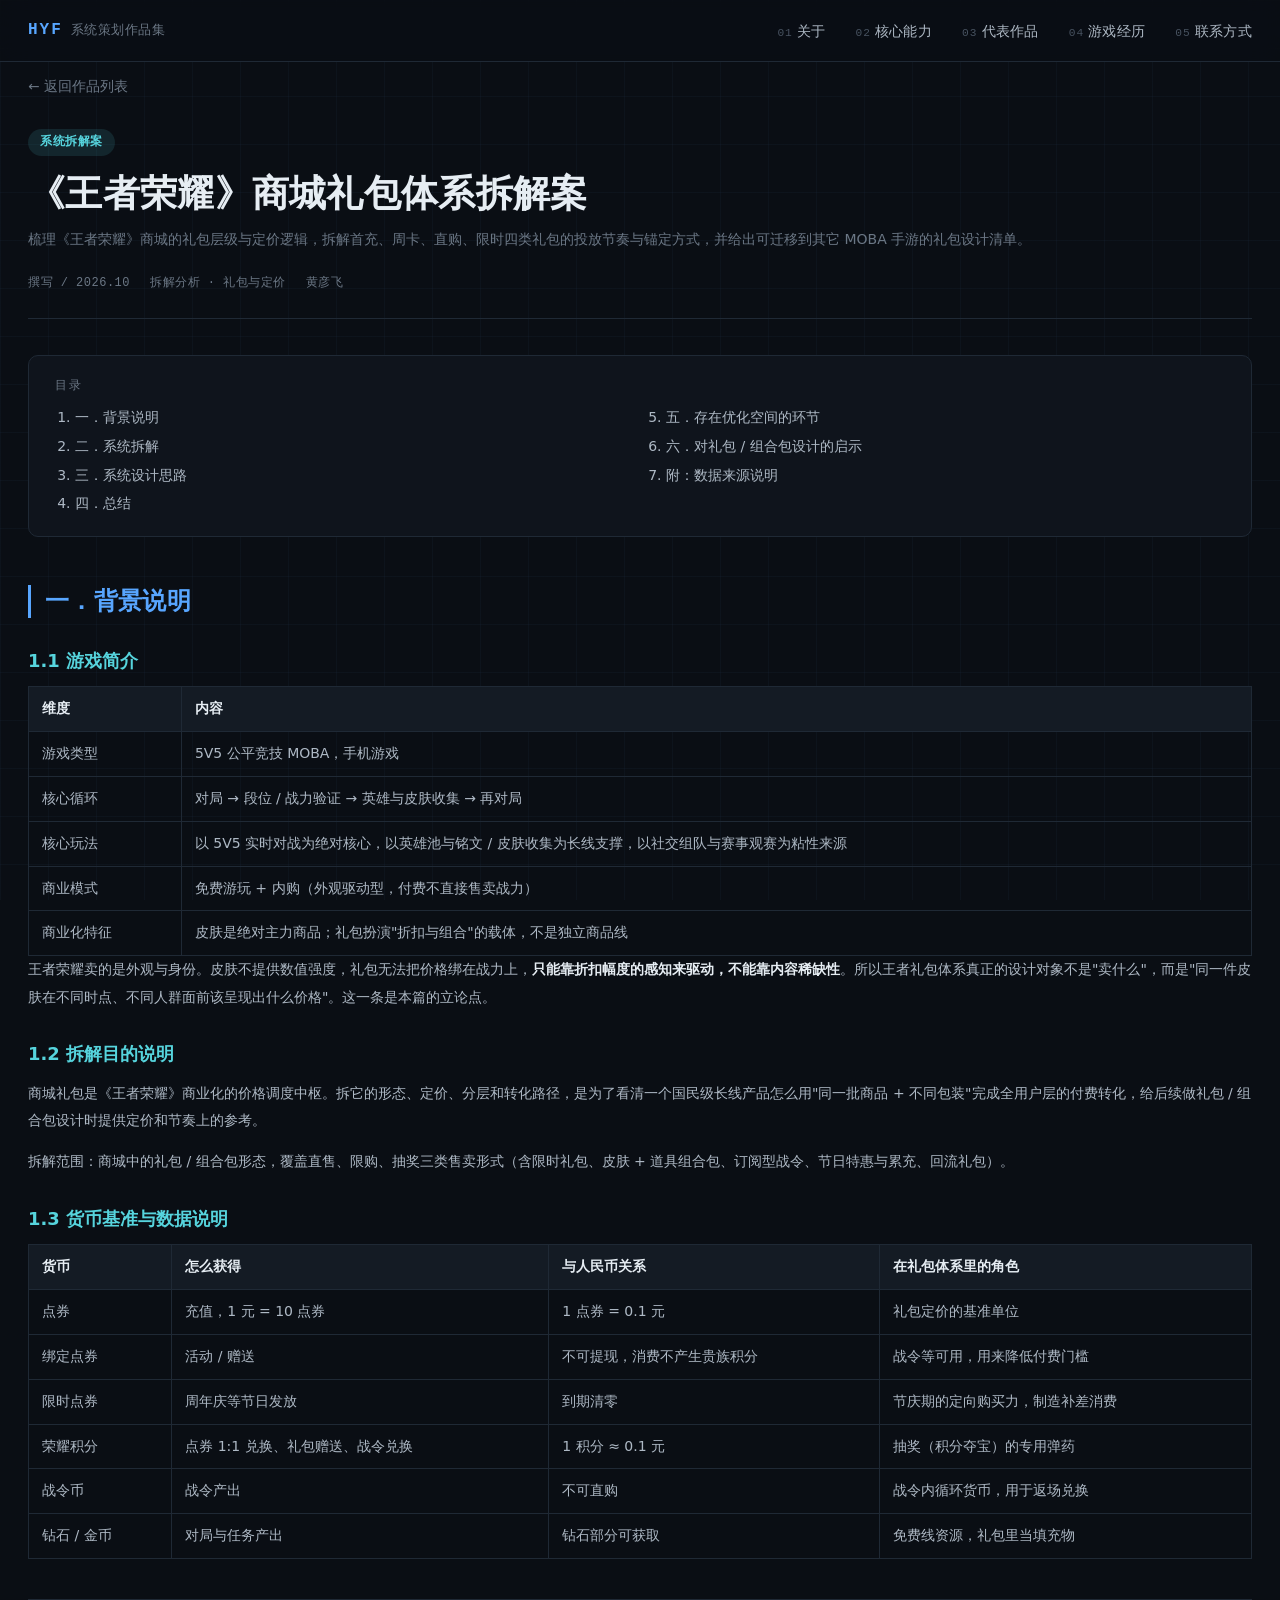
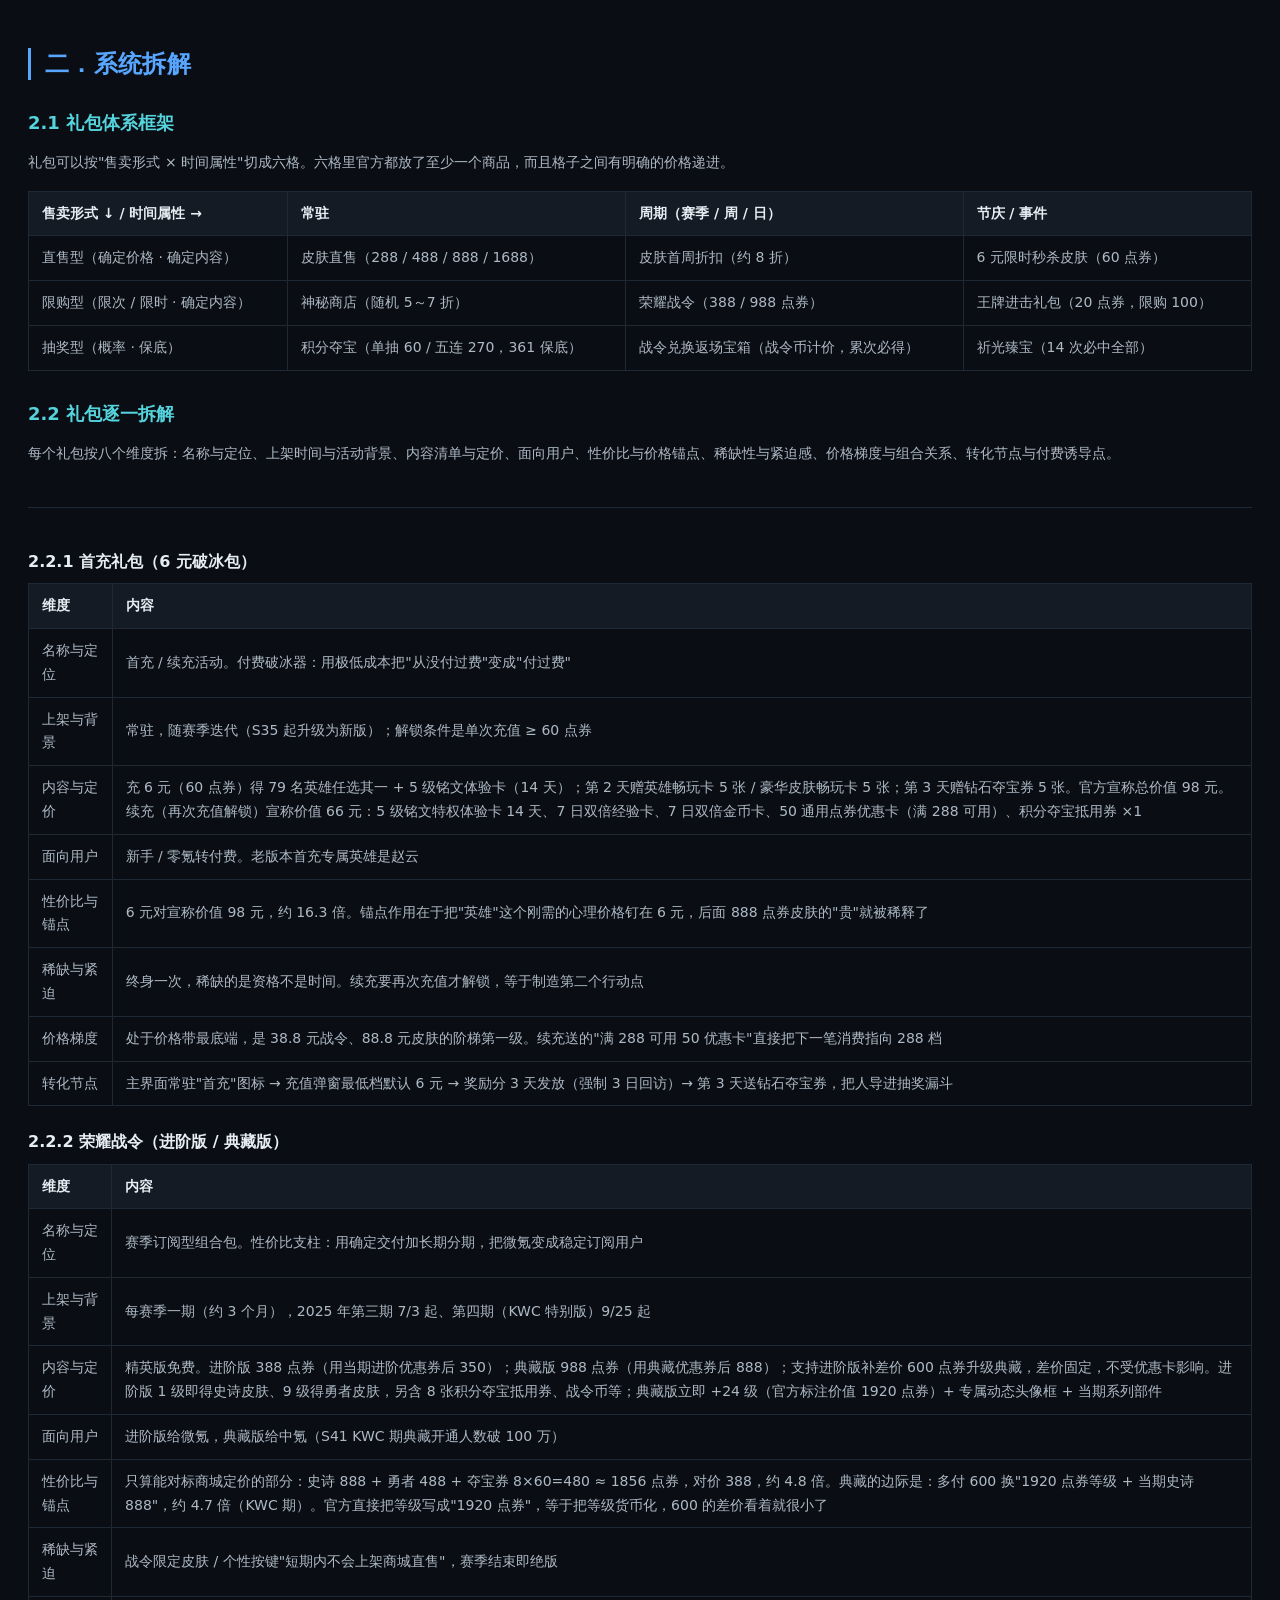
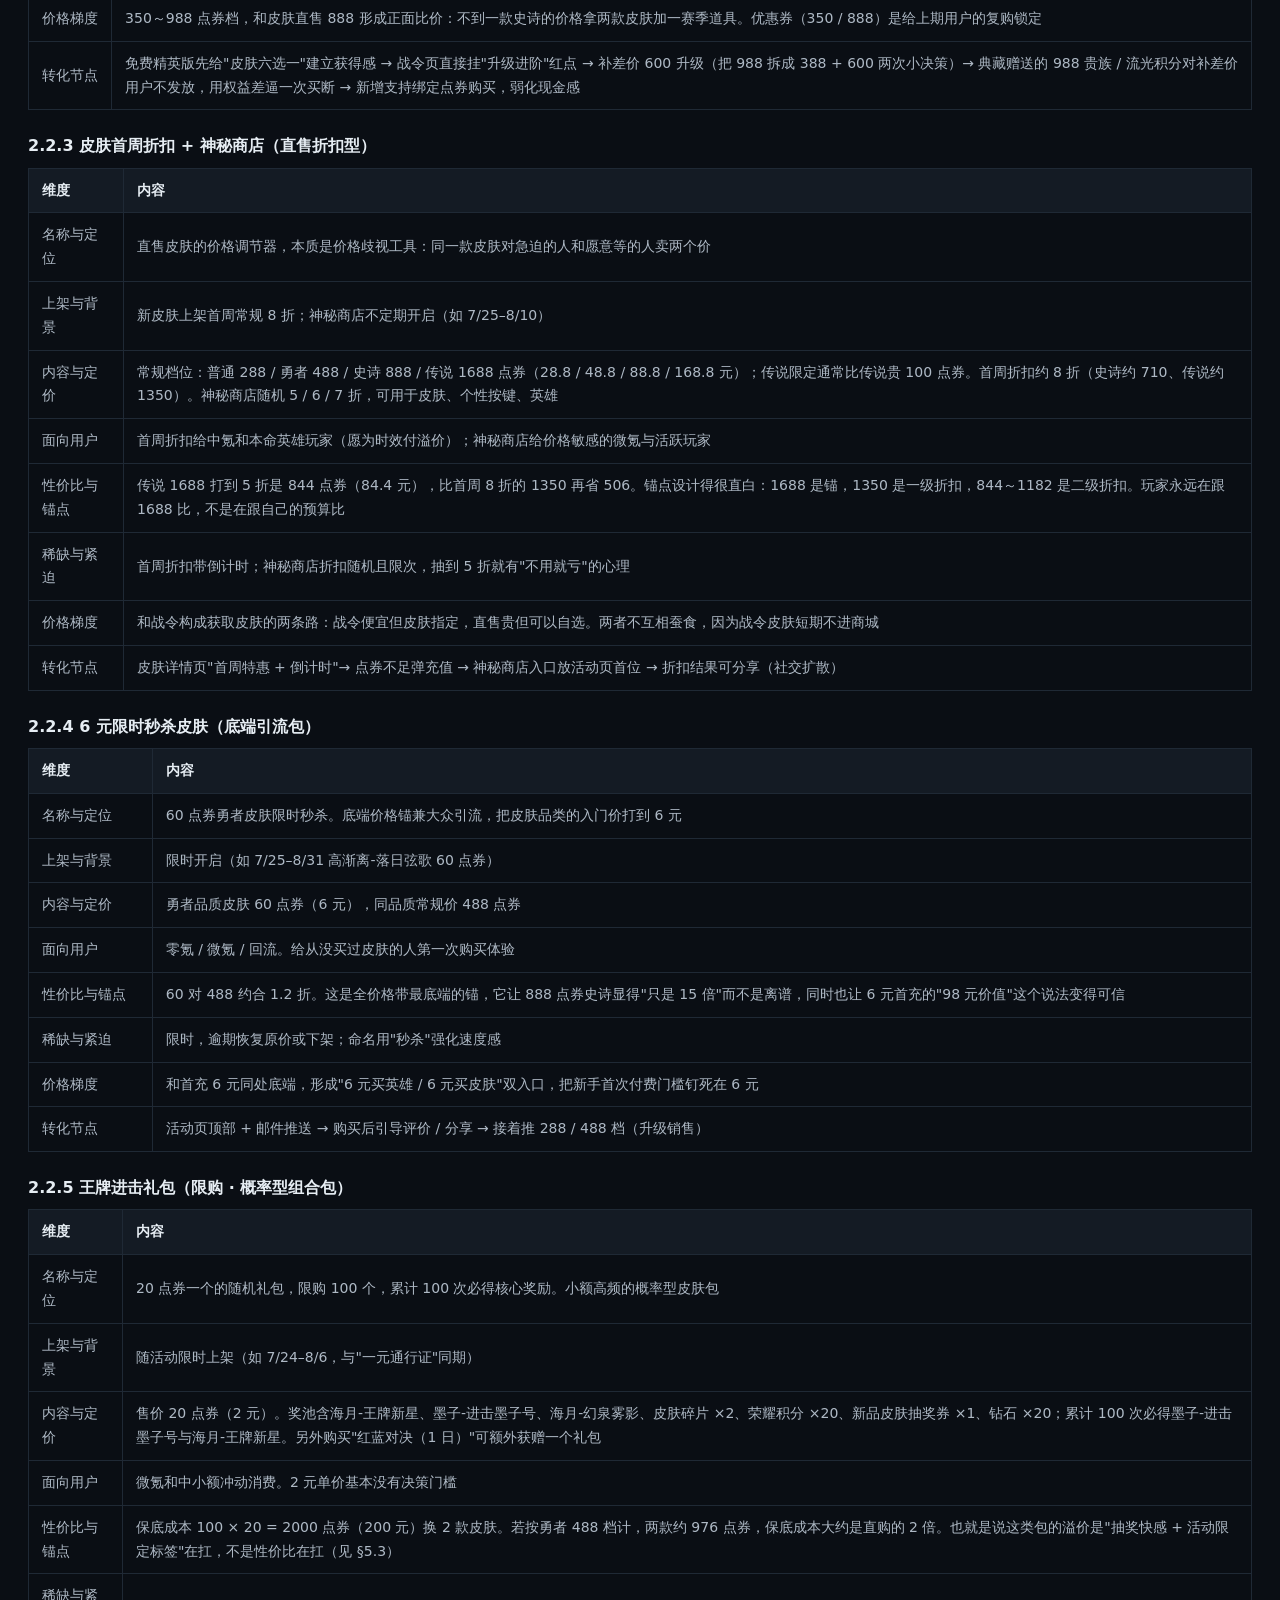
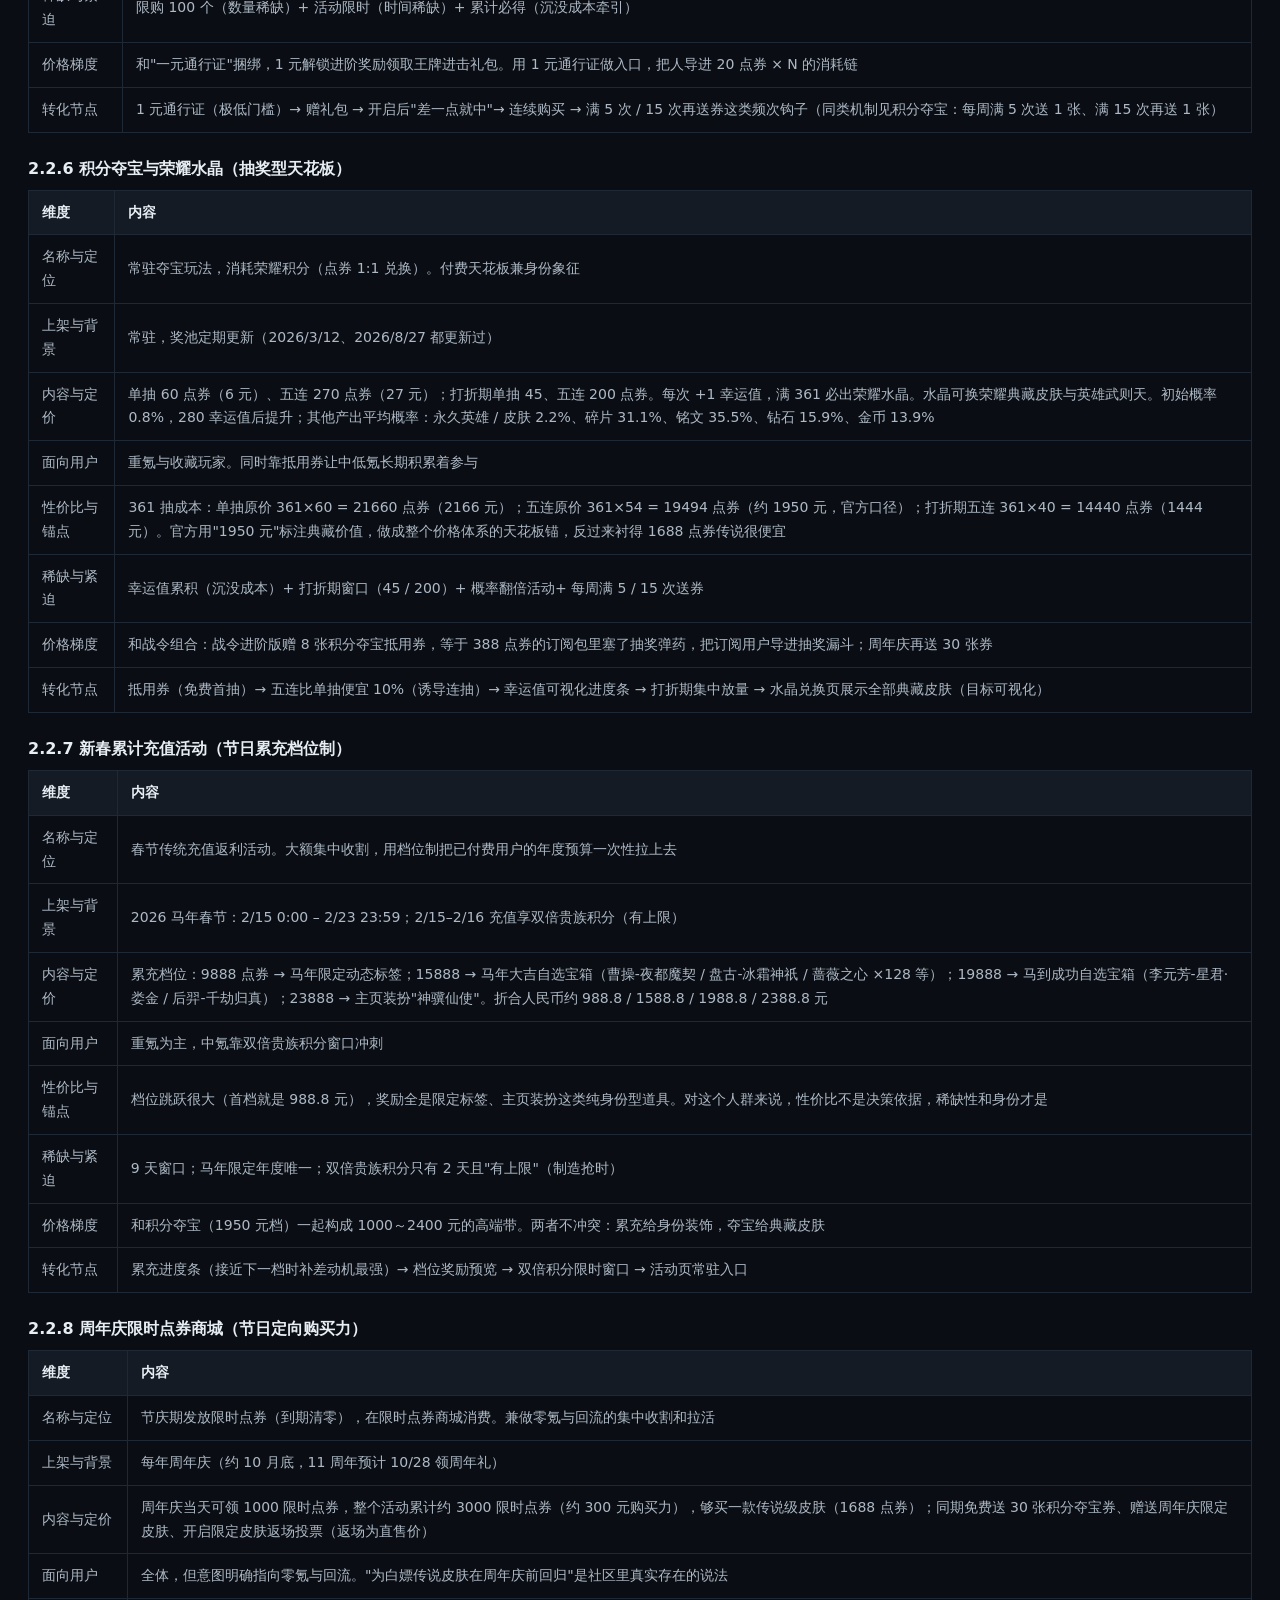
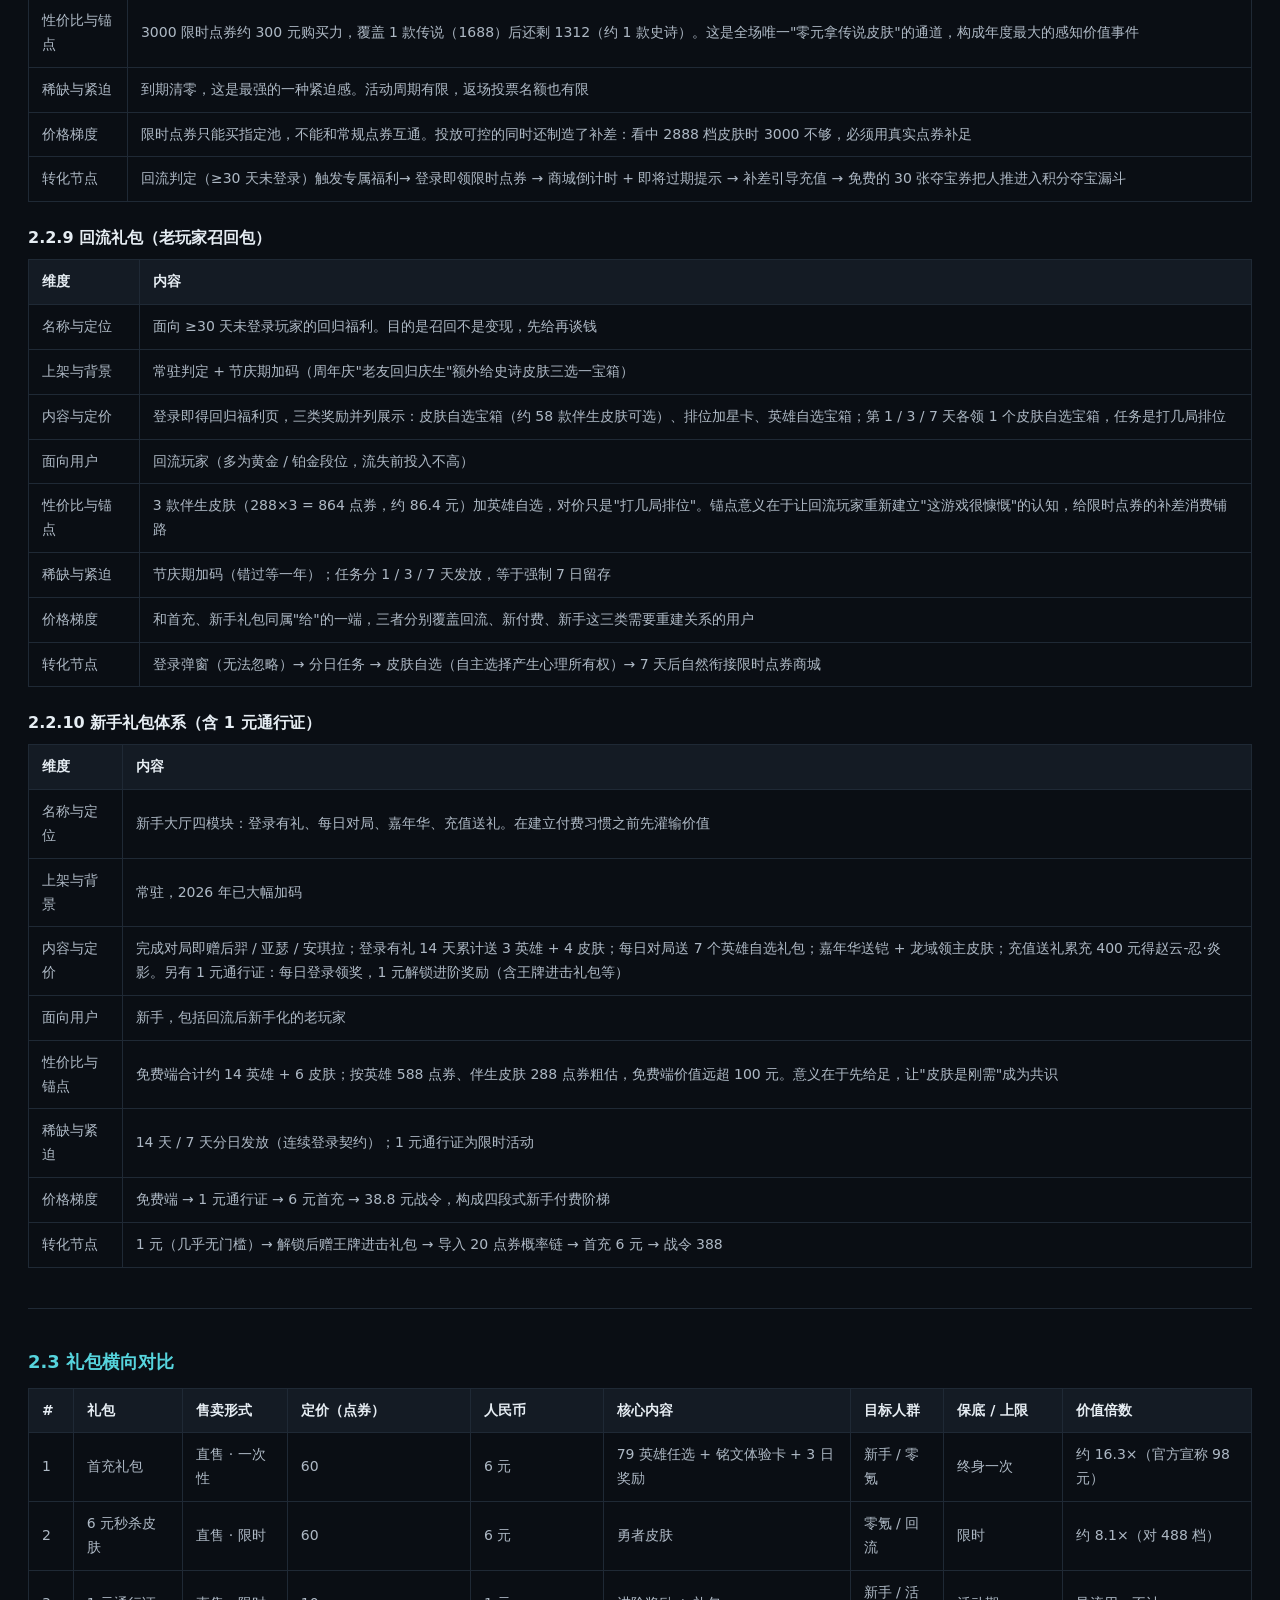
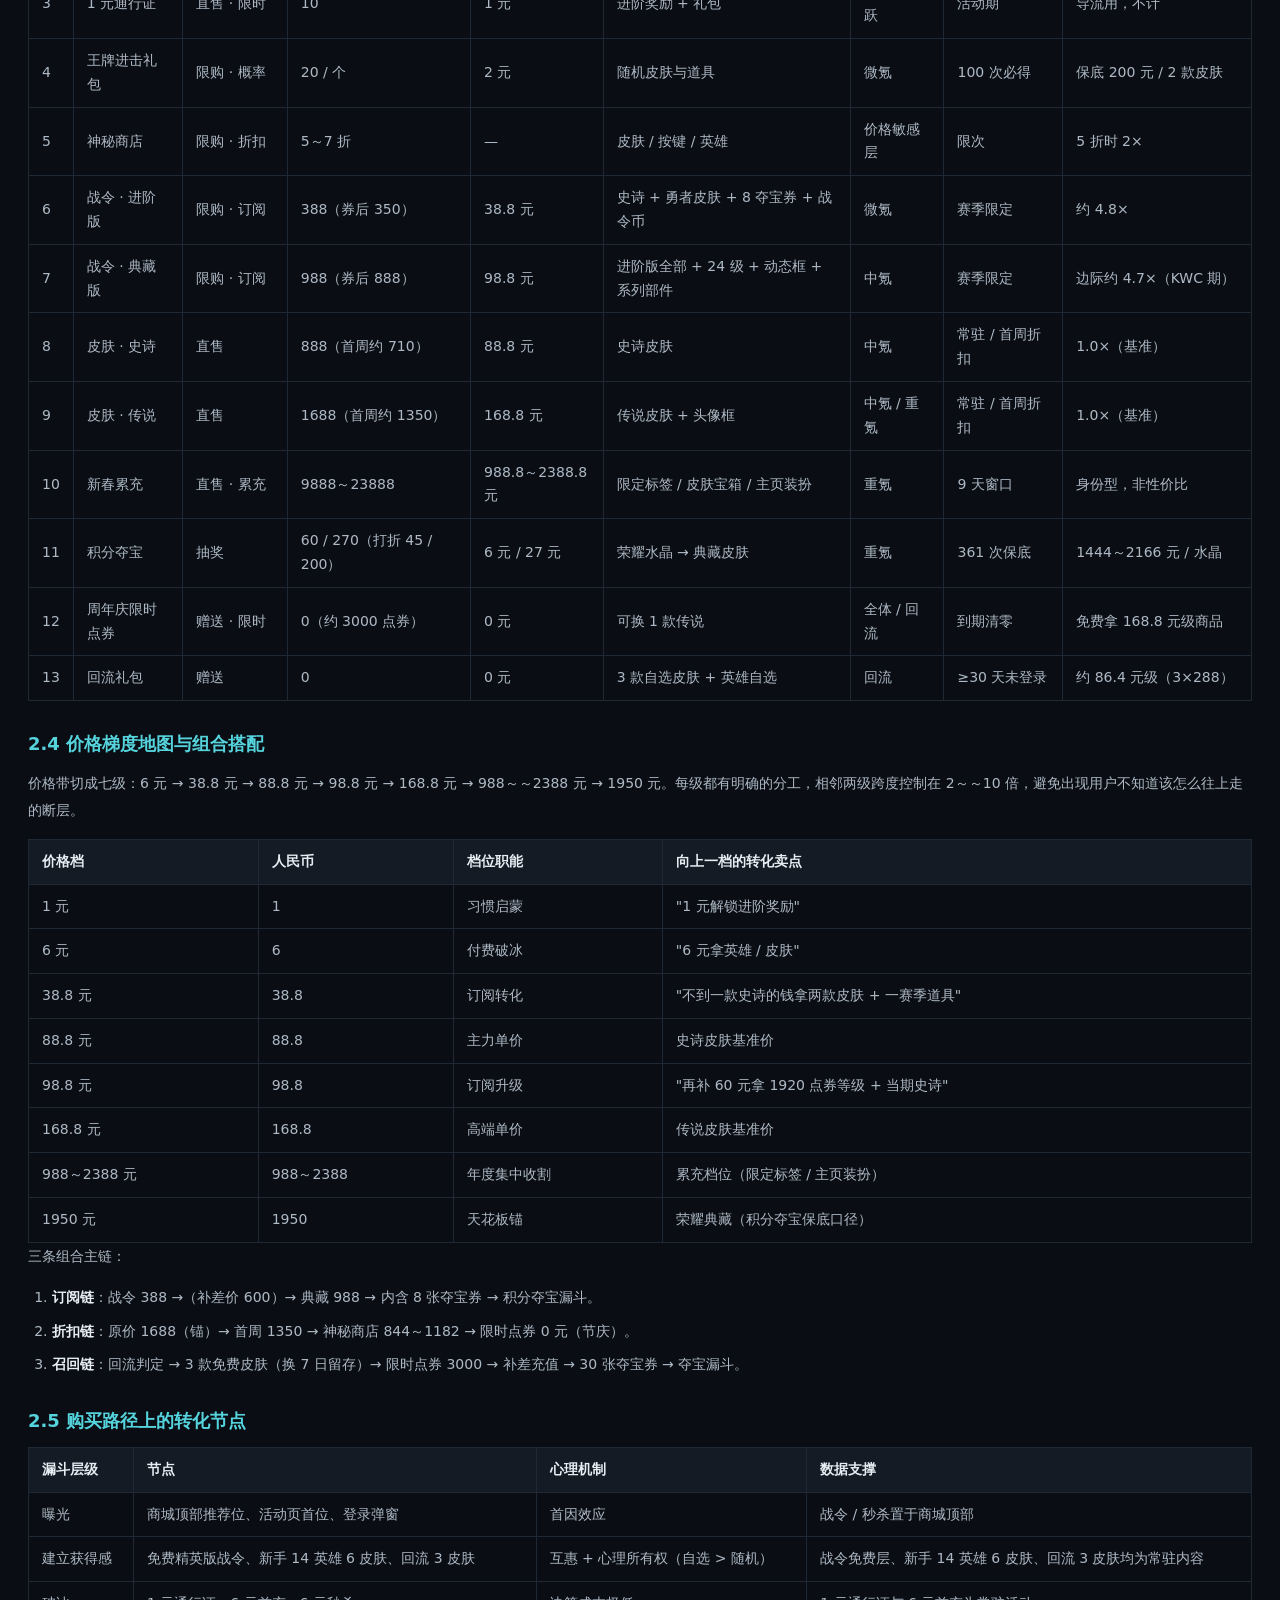
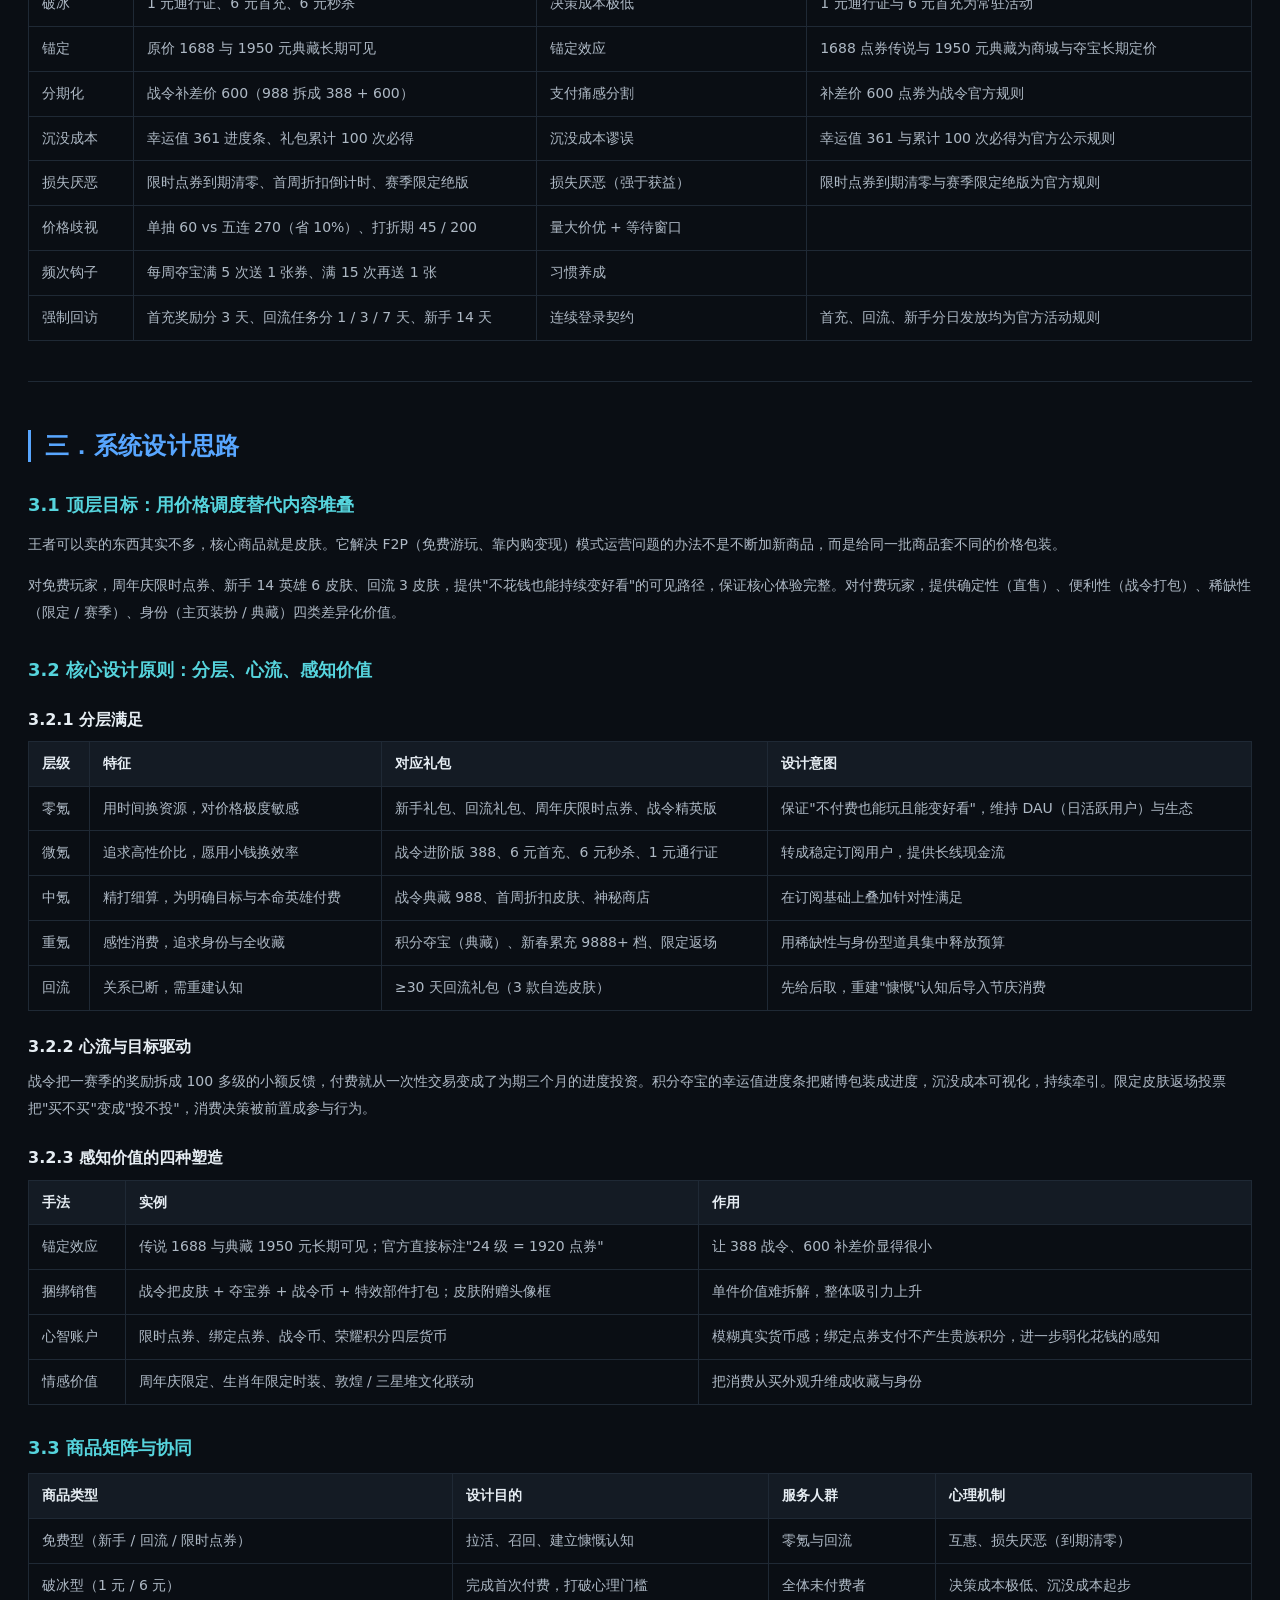
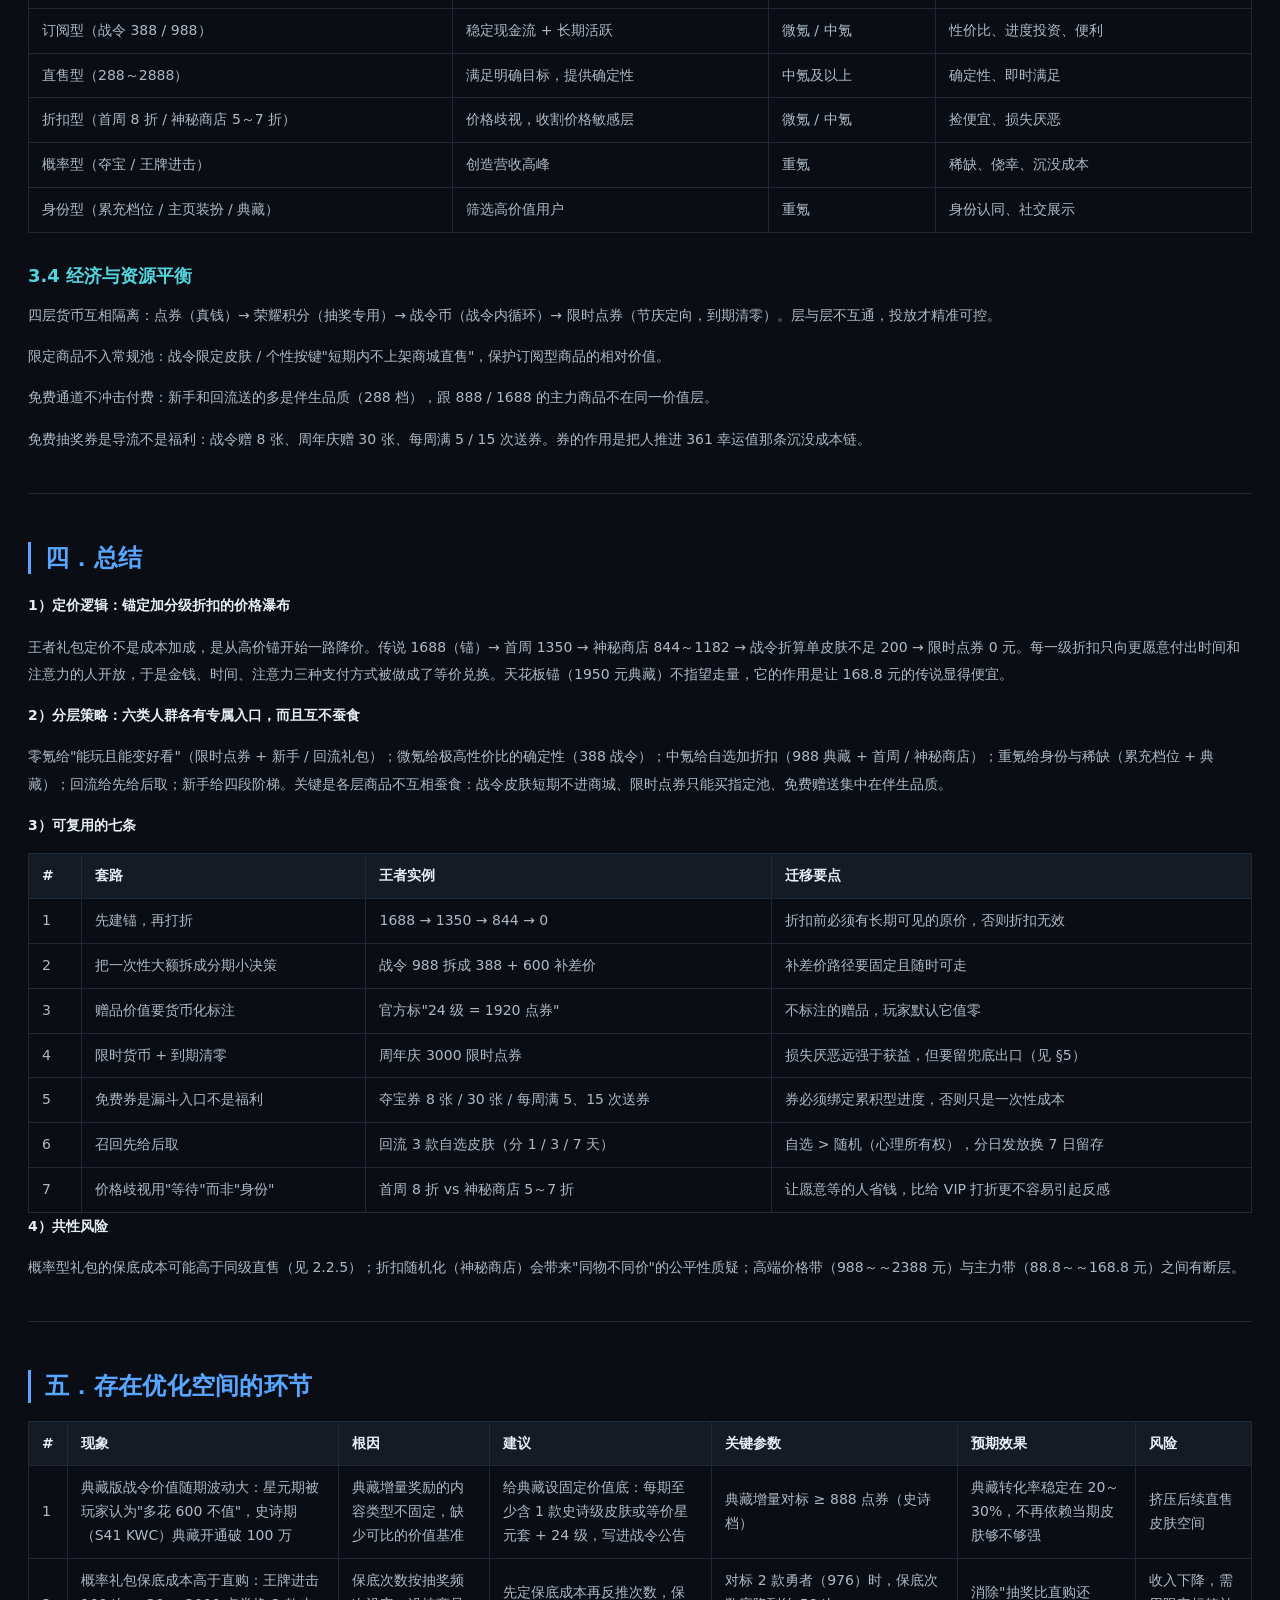
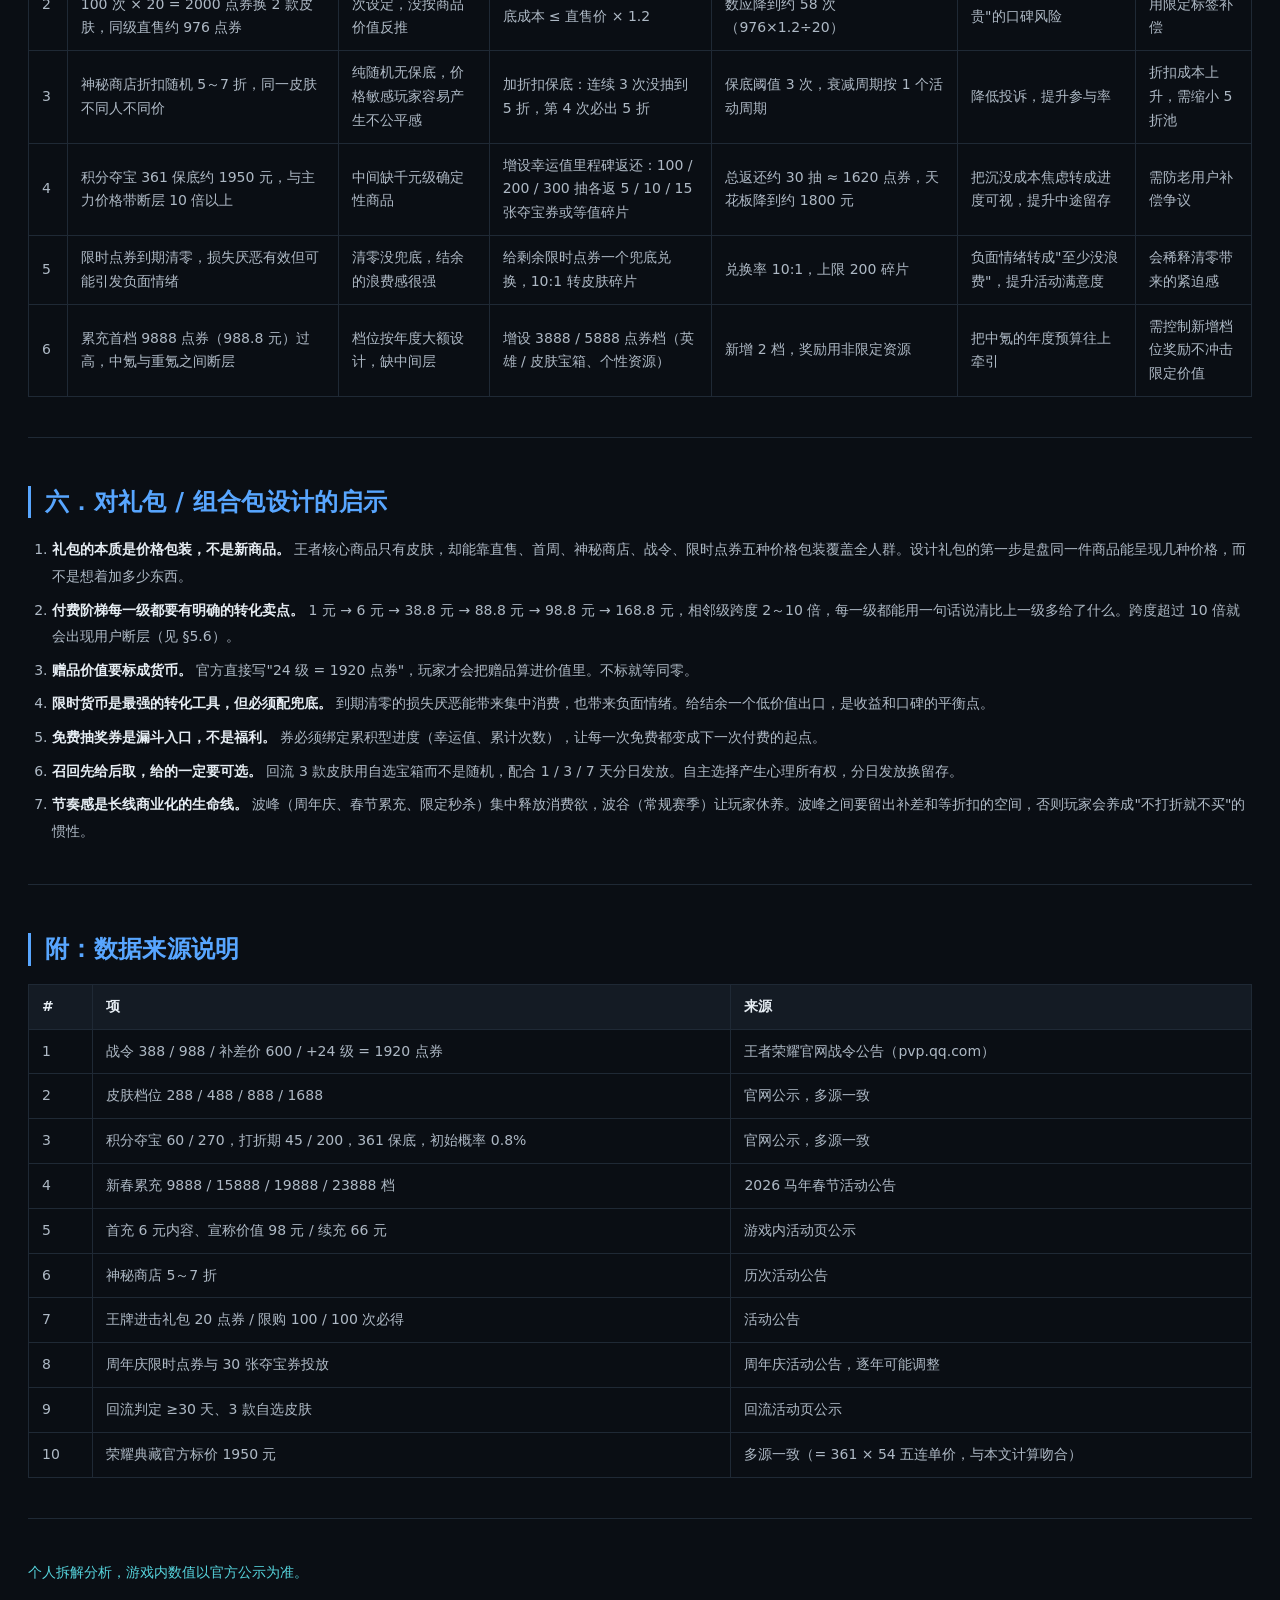
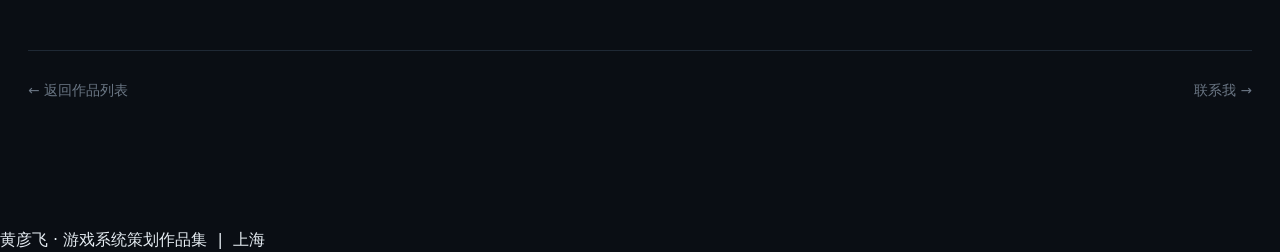
<file: works/wz-gift-analysis.html>
<!DOCTYPE html>
<html lang="zh-CN">
<head>
<meta charset="UTF-8">
<meta name="viewport" content="width=device-width, initial-scale=1">
<title>《王者荣耀》商城礼包体系拆解案 · 黄彦飞</title>
<meta name="description" content="《王者荣耀》商城礼包体系拆解案 — 系统策划作品集 by 黄彦飞">
<link rel="stylesheet" href="../assets/styles.css">
</head>
<body>
<nav class="nav">
  <div class="nav__inner">
    <a class="nav__logo" href="../index.html">HYF<span>系统策划作品集</span></a>
    <button class="nav__toggle" aria-label="菜单">&#9776;</button>
    <ul class="nav__links">
      <li><a href="../index.html#about"><em>01</em>关于</a></li>
      <li><a href="../index.html#skills"><em>02</em>核心能力</a></li>
      <li><a href="../index.html#work"><em>03</em>代表作品</a></li>
      <li><a href="../index.html#play"><em>04</em>游戏经历</a></li>
      <li><a href="../index.html#contact"><em>05</em>联系方式</a></li>
    </ul>
  </div>
</nav>

<main class="page">
  <div class="page__body">
    <a class="page__back" href="../index.html#work">&#8592; 返回作品列表</a>

    <header class="doc-head">
      <span class="doc-head__tag tag--analysis">系统拆解案</span>
      <h1>《王者荣耀》商城礼包体系拆解案</h1>
      <p class="doc-head__desc">梳理《王者荣耀》商城的礼包层级与定价逻辑，拆解首充、周卡、直购、限时四类礼包的投放节奏与锚定方式，并给出可迁移到其它 MOBA 手游的礼包设计清单。</p>
      <div class="doc-meta">
        <span>撰写 / 2026.10</span>
        <span>拆解分析 · 礼包与定价</span>
        <span>黄彦飞</span>
      </div>
    </header>

    <nav class="doc-nav" id="toc-box" style="display:none">
      <div class="doc-nav__title">目录</div>
      <ol id="toc-list"></ol>
    </nav>

    <article class="doc">
<h2>一．背景说明</h2>
<h3>1.1 游戏简介</h3>
<table>
<thead>
<tr>
<th>维度</th>
<th>内容</th>
</tr>
</thead>
<tbody>
<tr>
<td>游戏类型</td>
<td>5V5 公平竞技 MOBA，手机游戏</td>
</tr>
<tr>
<td>核心循环</td>
<td>对局 → 段位 / 战力验证 → 英雄与皮肤收集 → 再对局</td>
</tr>
<tr>
<td>核心玩法</td>
<td>以 5V5 实时对战为绝对核心，以英雄池与铭文 / 皮肤收集为长线支撑，以社交组队与赛事观赛为粘性来源</td>
</tr>
<tr>
<td>商业模式</td>
<td>免费游玩 + 内购（外观驱动型，付费不直接售卖战力）</td>
</tr>
<tr>
<td>商业化特征</td>
<td>皮肤是绝对主力商品；礼包扮演"折扣与组合"的载体，不是独立商品线</td>
</tr>
</tbody>
</table>
<p>王者荣耀卖的是外观与身份。皮肤不提供数值强度，礼包无法把价格绑在战力上，<strong>只能靠折扣幅度的感知来驱动，不能靠内容稀缺性</strong>。所以王者礼包体系真正的设计对象不是"卖什么"，而是"同一件皮肤在不同时点、不同人群面前该呈现出什么价格"。这一条是本篇的立论点。</p>
<h3>1.2 拆解目的说明</h3>
<p>商城礼包是《王者荣耀》商业化的价格调度中枢。拆它的形态、定价、分层和转化路径，是为了看清一个国民级长线产品怎么用"同一批商品 + 不同包装"完成全用户层的付费转化，给后续做礼包 / 组合包设计时提供定价和节奏上的参考。</p>
<p>拆解范围：商城中的礼包 / 组合包形态，覆盖直售、限购、抽奖三类售卖形式（含限时礼包、皮肤 + 道具组合包、订阅型战令、节日特惠与累充、回流礼包）。</p>
<h3>1.3 货币基准与数据说明</h3>
<table>
<thead>
<tr>
<th>货币</th>
<th>怎么获得</th>
<th>与人民币关系</th>
<th>在礼包体系里的角色</th>
</tr>
</thead>
<tbody>
<tr>
<td>点券</td>
<td>充值，1 元 = 10 点券</td>
<td>1 点券 = 0.1 元</td>
<td>礼包定价的基准单位</td>
</tr>
<tr>
<td>绑定点券</td>
<td>活动 / 赠送</td>
<td>不可提现，消费不产生贵族积分</td>
<td>战令等可用，用来降低付费门槛</td>
</tr>
<tr>
<td>限时点券</td>
<td>周年庆等节日发放</td>
<td>到期清零</td>
<td>节庆期的定向购买力，制造补差消费</td>
</tr>
<tr>
<td>荣耀积分</td>
<td>点券 1:1 兑换、礼包赠送、战令兑换</td>
<td>1 积分 ≈ 0.1 元</td>
<td>抽奖（积分夺宝）的专用弹药</td>
</tr>
<tr>
<td>战令币</td>
<td>战令产出</td>
<td>不可直购</td>
<td>战令内循环货币，用于返场兑换</td>
</tr>
<tr>
<td>钻石 / 金币</td>
<td>对局与任务产出</td>
<td>钻石部分可获取</td>
<td>免费线资源，礼包里当填充物</td>
</tr>
</tbody>
</table>
<hr />
<h2>二．系统拆解</h2>
<h3>2.1 礼包体系框架</h3>
<p>礼包可以按"售卖形式 × 时间属性"切成六格。六格里官方都放了至少一个商品，而且格子之间有明确的价格递进。</p>
<table>
<thead>
<tr>
<th>售卖形式 ↓ / 时间属性 →</th>
<th>常驻</th>
<th>周期（赛季 / 周 / 日）</th>
<th>节庆 / 事件</th>
</tr>
</thead>
<tbody>
<tr>
<td>直售型（确定价格 · 确定内容）</td>
<td>皮肤直售（288 / 488 / 888 / 1688）</td>
<td>皮肤首周折扣（约 8 折）</td>
<td>6 元限时秒杀皮肤（60 点券）</td>
</tr>
<tr>
<td>限购型（限次 / 限时 · 确定内容）</td>
<td>神秘商店（随机 5～7 折）</td>
<td>荣耀战令（388 / 988 点券）</td>
<td>王牌进击礼包（20 点券，限购 100）</td>
</tr>
<tr>
<td>抽奖型（概率 · 保底）</td>
<td>积分夺宝（单抽 60 / 五连 270，361 保底）</td>
<td>战令兑换返场宝箱（战令币计价，累次必得）</td>
<td>祈光臻宝（14 次必中全部）</td>
</tr>
</tbody>
</table>
<h3>2.2 礼包逐一拆解</h3>
<p>每个礼包按八个维度拆：名称与定位、上架时间与活动背景、内容清单与定价、面向用户、性价比与价格锚点、稀缺性与紧迫感、价格梯度与组合关系、转化节点与付费诱导点。</p>
<hr />
<h4>2.2.1 首充礼包（6 元破冰包）</h4>
<table>
<thead>
<tr>
<th>维度</th>
<th>内容</th>
</tr>
</thead>
<tbody>
<tr>
<td>名称与定位</td>
<td>首充 / 续充活动。付费破冰器：用极低成本把"从没付过费"变成"付过费"</td>
</tr>
<tr>
<td>上架与背景</td>
<td>常驻，随赛季迭代（S35 起升级为新版）；解锁条件是单次充值 ≥ 60 点券</td>
</tr>
<tr>
<td>内容与定价</td>
<td>充 6 元（60 点券）得 79 名英雄任选其一 + 5 级铭文体验卡（14 天）；第 2 天赠英雄畅玩卡 5 张 / 豪华皮肤畅玩卡 5 张；第 3 天赠钻石夺宝券 5 张。官方宣称总价值 98 元。续充（再次充值解锁）宣称价值 66 元：5 级铭文特权体验卡 14 天、7 日双倍经验卡、7 日双倍金币卡、50 通用点券优惠卡（满 288 可用）、积分夺宝抵用券 ×1</td>
</tr>
<tr>
<td>面向用户</td>
<td>新手 / 零氪转付费。老版本首充专属英雄是赵云</td>
</tr>
<tr>
<td>性价比与锚点</td>
<td>6 元对宣称价值 98 元，约 16.3 倍。锚点作用在于把"英雄"这个刚需的心理价格钉在 6 元，后面 888 点券皮肤的"贵"就被稀释了</td>
</tr>
<tr>
<td>稀缺与紧迫</td>
<td>终身一次，稀缺的是资格不是时间。续充要再次充值才解锁，等于制造第二个行动点</td>
</tr>
<tr>
<td>价格梯度</td>
<td>处于价格带最底端，是 38.8 元战令、88.8 元皮肤的阶梯第一级。续充送的"满 288 可用 50 优惠卡"直接把下一笔消费指向 288 档</td>
</tr>
<tr>
<td>转化节点</td>
<td>主界面常驻"首充"图标 → 充值弹窗最低档默认 6 元 → 奖励分 3 天发放（强制 3 日回访）→ 第 3 天送钻石夺宝券，把人导进抽奖漏斗</td>
</tr>
</tbody>
</table>
<h4>2.2.2 荣耀战令（进阶版 / 典藏版）</h4>
<table>
<thead>
<tr>
<th>维度</th>
<th>内容</th>
</tr>
</thead>
<tbody>
<tr>
<td>名称与定位</td>
<td>赛季订阅型组合包。性价比支柱：用确定交付加长期分期，把微氪变成稳定订阅用户</td>
</tr>
<tr>
<td>上架与背景</td>
<td>每赛季一期（约 3 个月），2025 年第三期 7/3 起、第四期（KWC 特别版）9/25 起</td>
</tr>
<tr>
<td>内容与定价</td>
<td>精英版免费。进阶版 388 点券（用当期进阶优惠券后 350）；典藏版 988 点券（用典藏优惠券后 888）；支持进阶版补差价 600 点券升级典藏，差价固定，不受优惠卡影响。进阶版 1 级即得史诗皮肤、9 级得勇者皮肤，另含 8 张积分夺宝抵用券、战令币等；典藏版立即 +24 级（官方标注价值 1920 点券）+ 专属动态头像框 + 当期系列部件</td>
</tr>
<tr>
<td>面向用户</td>
<td>进阶版给微氪，典藏版给中氪（S41 KWC 期典藏开通人数破 100 万）</td>
</tr>
<tr>
<td>性价比与锚点</td>
<td>只算能对标商城定价的部分：史诗 888 + 勇者 488 + 夺宝券 8×60=480 ≈ 1856 点券，对价 388，约 4.8 倍。典藏的边际是：多付 600 换"1920 点券等级 + 当期史诗 888"，约 4.7 倍（KWC 期）。官方直接把等级写成"1920 点券"，等于把等级货币化，600 的差价看着就很小了</td>
</tr>
<tr>
<td>稀缺与紧迫</td>
<td>战令限定皮肤 / 个性按键"短期内不会上架商城直售"，赛季结束即绝版</td>
</tr>
<tr>
<td>价格梯度</td>
<td>350～988 点券档，和皮肤直售 888 形成正面比价：不到一款史诗的价格拿两款皮肤加一赛季道具。优惠券（350 / 888）是给上期用户的复购锁定</td>
</tr>
<tr>
<td>转化节点</td>
<td>免费精英版先给"皮肤六选一"建立获得感 → 战令页直接挂"升级进阶"红点 → 补差价 600 升级（把 988 拆成 388 + 600 两次小决策）→ 典藏赠送的 988 贵族 / 流光积分对补差价用户不发放，用权益差逼一次买断 → 新增支持绑定点券购买，弱化现金感</td>
</tr>
</tbody>
</table>
<h4>2.2.3 皮肤首周折扣 + 神秘商店（直售折扣型）</h4>
<table>
<thead>
<tr>
<th>维度</th>
<th>内容</th>
</tr>
</thead>
<tbody>
<tr>
<td>名称与定位</td>
<td>直售皮肤的价格调节器，本质是价格歧视工具：同一款皮肤对急迫的人和愿意等的人卖两个价</td>
</tr>
<tr>
<td>上架与背景</td>
<td>新皮肤上架首周常规 8 折；神秘商店不定期开启（如 7/25–8/10）</td>
</tr>
<tr>
<td>内容与定价</td>
<td>常规档位：普通 288 / 勇者 488 / 史诗 888 / 传说 1688 点券（28.8 / 48.8 / 88.8 / 168.8 元）；传说限定通常比传说贵 100 点券。首周折扣约 8 折（史诗约 710、传说约 1350）。神秘商店随机 5 / 6 / 7 折，可用于皮肤、个性按键、英雄</td>
</tr>
<tr>
<td>面向用户</td>
<td>首周折扣给中氪和本命英雄玩家（愿为时效付溢价）；神秘商店给价格敏感的微氪与活跃玩家</td>
</tr>
<tr>
<td>性价比与锚点</td>
<td>传说 1688 打到 5 折是 844 点券（84.4 元），比首周 8 折的 1350 再省 506。锚点设计得很直白：1688 是锚，1350 是一级折扣，844～1182 是二级折扣。玩家永远在跟 1688 比，不是在跟自己的预算比</td>
</tr>
<tr>
<td>稀缺与紧迫</td>
<td>首周折扣带倒计时；神秘商店折扣随机且限次，抽到 5 折就有"不用就亏"的心理</td>
</tr>
<tr>
<td>价格梯度</td>
<td>和战令构成获取皮肤的两条路：战令便宜但皮肤指定，直售贵但可以自选。两者不互相蚕食，因为战令皮肤短期不进商城</td>
</tr>
<tr>
<td>转化节点</td>
<td>皮肤详情页"首周特惠 + 倒计时"→ 点券不足弹充值 → 神秘商店入口放活动页首位 → 折扣结果可分享（社交扩散）</td>
</tr>
</tbody>
</table>
<h4>2.2.4 6 元限时秒杀皮肤（底端引流包）</h4>
<table>
<thead>
<tr>
<th>维度</th>
<th>内容</th>
</tr>
</thead>
<tbody>
<tr>
<td>名称与定位</td>
<td>60 点券勇者皮肤限时秒杀。底端价格锚兼大众引流，把皮肤品类的入门价打到 6 元</td>
</tr>
<tr>
<td>上架与背景</td>
<td>限时开启（如 7/25–8/31 高渐离-落日弦歌 60 点券）</td>
</tr>
<tr>
<td>内容与定价</td>
<td>勇者品质皮肤 60 点券（6 元），同品质常规价 488 点券</td>
</tr>
<tr>
<td>面向用户</td>
<td>零氪 / 微氪 / 回流。给从没买过皮肤的人第一次购买体验</td>
</tr>
<tr>
<td>性价比与锚点</td>
<td>60 对 488 约合 1.2 折。这是全价格带最底端的锚，它让 888 点券史诗显得"只是 15 倍"而不是离谱，同时也让 6 元首充的"98 元价值"这个说法变得可信</td>
</tr>
<tr>
<td>稀缺与紧迫</td>
<td>限时，逾期恢复原价或下架；命名用"秒杀"强化速度感</td>
</tr>
<tr>
<td>价格梯度</td>
<td>和首充 6 元同处底端，形成"6 元买英雄 / 6 元买皮肤"双入口，把新手首次付费门槛钉死在 6 元</td>
</tr>
<tr>
<td>转化节点</td>
<td>活动页顶部 + 邮件推送 → 购买后引导评价 / 分享 → 接着推 288 / 488 档（升级销售）</td>
</tr>
</tbody>
</table>
<h4>2.2.5 王牌进击礼包（限购 · 概率型组合包）</h4>
<table>
<thead>
<tr>
<th>维度</th>
<th>内容</th>
</tr>
</thead>
<tbody>
<tr>
<td>名称与定位</td>
<td>20 点券一个的随机礼包，限购 100 个，累计 100 次必得核心奖励。小额高频的概率型皮肤包</td>
</tr>
<tr>
<td>上架与背景</td>
<td>随活动限时上架（如 7/24–8/6，与"一元通行证"同期）</td>
</tr>
<tr>
<td>内容与定价</td>
<td>售价 20 点券（2 元）。奖池含海月-王牌新星、墨子-进击墨子号、海月-幻泉雾影、皮肤碎片 ×2、荣耀积分 ×20、新品皮肤抽奖券 ×1、钻石 ×20；累计 100 次必得墨子-进击墨子号与海月-王牌新星。另外购买"红蓝对决（1 日）"可额外获赠一个礼包</td>
</tr>
<tr>
<td>面向用户</td>
<td>微氪和中小额冲动消费。2 元单价基本没有决策门槛</td>
</tr>
<tr>
<td>性价比与锚点</td>
<td>保底成本 100 × 20 = 2000 点券（200 元）换 2 款皮肤。若按勇者 488 档计，两款约 976 点券，保底成本大约是直购的 2 倍。也就是说这类包的溢价是"抽奖快感 + 活动限定标签"在扛，不是性价比在扛（见 §5.3）</td>
</tr>
<tr>
<td>稀缺与紧迫</td>
<td>限购 100 个（数量稀缺）+ 活动限时（时间稀缺）+ 累计必得（沉没成本牵引）</td>
</tr>
<tr>
<td>价格梯度</td>
<td>和"一元通行证"捆绑，1 元解锁进阶奖励领取王牌进击礼包。用 1 元通行证做入口，把人导进 20 点券 × N 的消耗链</td>
</tr>
<tr>
<td>转化节点</td>
<td>1 元通行证（极低门槛）→ 赠礼包 → 开启后"差一点就中"→ 连续购买 → 满 5 次 / 15 次再送券这类频次钩子（同类机制见积分夺宝：每周满 5 次送 1 张、满 15 次再送 1 张）</td>
</tr>
</tbody>
</table>
<h4>2.2.6 积分夺宝与荣耀水晶（抽奖型天花板）</h4>
<table>
<thead>
<tr>
<th>维度</th>
<th>内容</th>
</tr>
</thead>
<tbody>
<tr>
<td>名称与定位</td>
<td>常驻夺宝玩法，消耗荣耀积分（点券 1:1 兑换）。付费天花板兼身份象征</td>
</tr>
<tr>
<td>上架与背景</td>
<td>常驻，奖池定期更新（2026/3/12、2026/8/27 都更新过）</td>
</tr>
<tr>
<td>内容与定价</td>
<td>单抽 60 点券（6 元）、五连 270 点券（27 元）；打折期单抽 45、五连 200 点券。每次 +1 幸运值，满 361 必出荣耀水晶。水晶可换荣耀典藏皮肤与英雄武则天。初始概率 0.8%，280 幸运值后提升；其他产出平均概率：永久英雄 / 皮肤 2.2%、碎片 31.1%、铭文 35.5%、钻石 15.9%、金币 13.9%</td>
</tr>
<tr>
<td>面向用户</td>
<td>重氪与收藏玩家。同时靠抵用券让中低氪长期积累着参与</td>
</tr>
<tr>
<td>性价比与锚点</td>
<td>361 抽成本：单抽原价 361×60 = 21660 点券（2166 元）；五连原价 361×54 = 19494 点券（约 1950 元，官方口径）；打折期五连 361×40 = 14440 点券（1444 元）。官方用"1950 元"标注典藏价值，做成整个价格体系的天花板锚，反过来衬得 1688 点券传说很便宜</td>
</tr>
<tr>
<td>稀缺与紧迫</td>
<td>幸运值累积（沉没成本）+ 打折期窗口（45 / 200）+ 概率翻倍活动+ 每周满 5 / 15 次送券</td>
</tr>
<tr>
<td>价格梯度</td>
<td>和战令组合：战令进阶版赠 8 张积分夺宝抵用券，等于 388 点券的订阅包里塞了抽奖弹药，把订阅用户导进抽奖漏斗；周年庆再送 30 张券</td>
</tr>
<tr>
<td>转化节点</td>
<td>抵用券（免费首抽）→ 五连比单抽便宜 10%（诱导连抽）→ 幸运值可视化进度条 → 打折期集中放量 → 水晶兑换页展示全部典藏皮肤（目标可视化）</td>
</tr>
</tbody>
</table>
<h4>2.2.7 新春累计充值活动（节日累充档位制）</h4>
<table>
<thead>
<tr>
<th>维度</th>
<th>内容</th>
</tr>
</thead>
<tbody>
<tr>
<td>名称与定位</td>
<td>春节传统充值返利活动。大额集中收割，用档位制把已付费用户的年度预算一次性拉上去</td>
</tr>
<tr>
<td>上架与背景</td>
<td>2026 马年春节：2/15 0:00 – 2/23 23:59；2/15–2/16 充值享双倍贵族积分（有上限）</td>
</tr>
<tr>
<td>内容与定价</td>
<td>累充档位：9888 点券 → 马年限定动态标签；15888 → 马年大吉自选宝箱（曹操-夜都魔契 / 盘古-冰霜神祇 / 蔷薇之心 ×128 等）；19888 → 马到成功自选宝箱（李元芳-星君·娄金 / 后羿-千劫归真）；23888 → 主页装扮"神骥仙使"。折合人民币约 988.8 / 1588.8 / 1988.8 / 2388.8 元</td>
</tr>
<tr>
<td>面向用户</td>
<td>重氪为主，中氪靠双倍贵族积分窗口冲刺</td>
</tr>
<tr>
<td>性价比与锚点</td>
<td>档位跳跃很大（首档就是 988.8 元），奖励全是限定标签、主页装扮这类纯身份型道具。对这个人群来说，性价比不是决策依据，稀缺性和身份才是</td>
</tr>
<tr>
<td>稀缺与紧迫</td>
<td>9 天窗口；马年限定年度唯一；双倍贵族积分只有 2 天且"有上限"（制造抢时）</td>
</tr>
<tr>
<td>价格梯度</td>
<td>和积分夺宝（1950 元档）一起构成 1000～2400 元的高端带。两者不冲突：累充给身份装饰，夺宝给典藏皮肤</td>
</tr>
<tr>
<td>转化节点</td>
<td>累充进度条（接近下一档时补差动机最强）→ 档位奖励预览 → 双倍积分限时窗口 → 活动页常驻入口</td>
</tr>
</tbody>
</table>
<h4>2.2.8 周年庆限时点券商城（节日定向购买力）</h4>
<table>
<thead>
<tr>
<th>维度</th>
<th>内容</th>
</tr>
</thead>
<tbody>
<tr>
<td>名称与定位</td>
<td>节庆期发放限时点券（到期清零），在限时点券商城消费。兼做零氪与回流的集中收割和拉活</td>
</tr>
<tr>
<td>上架与背景</td>
<td>每年周年庆（约 10 月底，11 周年预计 10/28 领周年礼）</td>
</tr>
<tr>
<td>内容与定价</td>
<td>周年庆当天可领 1000 限时点券，整个活动累计约 3000 限时点券（约 300 元购买力），够买一款传说级皮肤（1688 点券）；同期免费送 30 张积分夺宝券、赠送周年庆限定皮肤、开启限定皮肤返场投票（返场为直售价）</td>
</tr>
<tr>
<td>面向用户</td>
<td>全体，但意图明确指向零氪与回流。"为白嫖传说皮肤在周年庆前回归"是社区里真实存在的说法</td>
</tr>
<tr>
<td>性价比与锚点</td>
<td>3000 限时点券约 300 元购买力，覆盖 1 款传说（1688）后还剩 1312（约 1 款史诗）。这是全场唯一"零元拿传说皮肤"的通道，构成年度最大的感知价值事件</td>
</tr>
<tr>
<td>稀缺与紧迫</td>
<td>到期清零，这是最强的一种紧迫感。活动周期有限，返场投票名额也有限</td>
</tr>
<tr>
<td>价格梯度</td>
<td>限时点券只能买指定池，不能和常规点券互通。投放可控的同时还制造了补差：看中 2888 档皮肤时 3000 不够，必须用真实点券补足</td>
</tr>
<tr>
<td>转化节点</td>
<td>回流判定（≥30 天未登录）触发专属福利→ 登录即领限时点券 → 商城倒计时 + 即将过期提示 → 补差引导充值 → 免费的 30 张夺宝券把人推进入积分夺宝漏斗</td>
</tr>
</tbody>
</table>
<h4>2.2.9 回流礼包（老玩家召回包）</h4>
<table>
<thead>
<tr>
<th>维度</th>
<th>内容</th>
</tr>
</thead>
<tbody>
<tr>
<td>名称与定位</td>
<td>面向 ≥30 天未登录玩家的回归福利。目的是召回不是变现，先给再谈钱</td>
</tr>
<tr>
<td>上架与背景</td>
<td>常驻判定 + 节庆期加码（周年庆"老友回归庆生"额外给史诗皮肤三选一宝箱）</td>
</tr>
<tr>
<td>内容与定价</td>
<td>登录即得回归福利页，三类奖励并列展示：皮肤自选宝箱（约 58 款伴生皮肤可选）、排位加星卡、英雄自选宝箱；第 1 / 3 / 7 天各领 1 个皮肤自选宝箱，任务是打几局排位</td>
</tr>
<tr>
<td>面向用户</td>
<td>回流玩家（多为黄金 / 铂金段位，流失前投入不高）</td>
</tr>
<tr>
<td>性价比与锚点</td>
<td>3 款伴生皮肤（288×3 = 864 点券，约 86.4 元）加英雄自选，对价只是"打几局排位"。锚点意义在于让回流玩家重新建立"这游戏很慷慨"的认知，给限时点券的补差消费铺路</td>
</tr>
<tr>
<td>稀缺与紧迫</td>
<td>节庆期加码（错过等一年）；任务分 1 / 3 / 7 天发放，等于强制 7 日留存</td>
</tr>
<tr>
<td>价格梯度</td>
<td>和首充、新手礼包同属"给"的一端，三者分别覆盖回流、新付费、新手这三类需要重建关系的用户</td>
</tr>
<tr>
<td>转化节点</td>
<td>登录弹窗（无法忽略）→ 分日任务 → 皮肤自选（自主选择产生心理所有权）→ 7 天后自然衔接限时点券商城</td>
</tr>
</tbody>
</table>
<h4>2.2.10 新手礼包体系（含 1 元通行证）</h4>
<table>
<thead>
<tr>
<th>维度</th>
<th>内容</th>
</tr>
</thead>
<tbody>
<tr>
<td>名称与定位</td>
<td>新手大厅四模块：登录有礼、每日对局、嘉年华、充值送礼。在建立付费习惯之前先灌输价值</td>
</tr>
<tr>
<td>上架与背景</td>
<td>常驻，2026 年已大幅加码</td>
</tr>
<tr>
<td>内容与定价</td>
<td>完成对局即赠后羿 / 亚瑟 / 安琪拉；登录有礼 14 天累计送 3 英雄 + 4 皮肤；每日对局送 7 个英雄自选礼包；嘉年华送铠 + 龙域领主皮肤；充值送礼累充 400 元得赵云-忍·炎影。另有 1 元通行证：每日登录领奖，1 元解锁进阶奖励（含王牌进击礼包等）</td>
</tr>
<tr>
<td>面向用户</td>
<td>新手，包括回流后新手化的老玩家</td>
</tr>
<tr>
<td>性价比与锚点</td>
<td>免费端合计约 14 英雄 + 6 皮肤；按英雄 588 点券、伴生皮肤 288 点券粗估，免费端价值远超 100 元。意义在于先给足，让"皮肤是刚需"成为共识</td>
</tr>
<tr>
<td>稀缺与紧迫</td>
<td>14 天 / 7 天分日发放（连续登录契约）；1 元通行证为限时活动</td>
</tr>
<tr>
<td>价格梯度</td>
<td>免费端 → 1 元通行证 → 6 元首充 → 38.8 元战令，构成四段式新手付费阶梯</td>
</tr>
<tr>
<td>转化节点</td>
<td>1 元（几乎无门槛）→ 解锁后赠王牌进击礼包 → 导入 20 点券概率链 → 首充 6 元 → 战令 388</td>
</tr>
</tbody>
</table>
<hr />
<h3>2.3 礼包横向对比</h3>
<table>
<thead>
<tr>
<th>#</th>
<th>礼包</th>
<th>售卖形式</th>
<th>定价（点券）</th>
<th>人民币</th>
<th>核心内容</th>
<th>目标人群</th>
<th>保底 / 上限</th>
<th>价值倍数</th>
</tr>
</thead>
<tbody>
<tr>
<td>1</td>
<td>首充礼包</td>
<td>直售 · 一次性</td>
<td>60</td>
<td>6 元</td>
<td>79 英雄任选 + 铭文体验卡 + 3 日奖励</td>
<td>新手 / 零氪</td>
<td>终身一次</td>
<td>约 16.3×（官方宣称 98 元）</td>
</tr>
<tr>
<td>2</td>
<td>6 元秒杀皮肤</td>
<td>直售 · 限时</td>
<td>60</td>
<td>6 元</td>
<td>勇者皮肤</td>
<td>零氪 / 回流</td>
<td>限时</td>
<td>约 8.1×（对 488 档）</td>
</tr>
<tr>
<td>3</td>
<td>1 元通行证</td>
<td>直售 · 限时</td>
<td>10</td>
<td>1 元</td>
<td>进阶奖励 + 礼包</td>
<td>新手 / 活跃</td>
<td>活动期</td>
<td>导流用，不计</td>
</tr>
<tr>
<td>4</td>
<td>王牌进击礼包</td>
<td>限购 · 概率</td>
<td>20 / 个</td>
<td>2 元</td>
<td>随机皮肤与道具</td>
<td>微氪</td>
<td>100 次必得</td>
<td>保底 200 元 / 2 款皮肤</td>
</tr>
<tr>
<td>5</td>
<td>神秘商店</td>
<td>限购 · 折扣</td>
<td>5～7 折</td>
<td>—</td>
<td>皮肤 / 按键 / 英雄</td>
<td>价格敏感层</td>
<td>限次</td>
<td>5 折时 2×</td>
</tr>
<tr>
<td>6</td>
<td>战令 · 进阶版</td>
<td>限购 · 订阅</td>
<td>388（券后 350）</td>
<td>38.8 元</td>
<td>史诗 + 勇者皮肤 + 8 夺宝券 + 战令币</td>
<td>微氪</td>
<td>赛季限定</td>
<td>约 4.8×</td>
</tr>
<tr>
<td>7</td>
<td>战令 · 典藏版</td>
<td>限购 · 订阅</td>
<td>988（券后 888）</td>
<td>98.8 元</td>
<td>进阶版全部 + 24 级 + 动态框 + 系列部件</td>
<td>中氪</td>
<td>赛季限定</td>
<td>边际约 4.7×（KWC 期）</td>
</tr>
<tr>
<td>8</td>
<td>皮肤 · 史诗</td>
<td>直售</td>
<td>888（首周约 710）</td>
<td>88.8 元</td>
<td>史诗皮肤</td>
<td>中氪</td>
<td>常驻 / 首周折扣</td>
<td>1.0×（基准）</td>
</tr>
<tr>
<td>9</td>
<td>皮肤 · 传说</td>
<td>直售</td>
<td>1688（首周约 1350）</td>
<td>168.8 元</td>
<td>传说皮肤 + 头像框</td>
<td>中氪 / 重氪</td>
<td>常驻 / 首周折扣</td>
<td>1.0×（基准）</td>
</tr>
<tr>
<td>10</td>
<td>新春累充</td>
<td>直售 · 累充</td>
<td>9888～23888</td>
<td>988.8～2388.8 元</td>
<td>限定标签 / 皮肤宝箱 / 主页装扮</td>
<td>重氪</td>
<td>9 天窗口</td>
<td>身份型，非性价比</td>
</tr>
<tr>
<td>11</td>
<td>积分夺宝</td>
<td>抽奖</td>
<td>60 / 270（打折 45 / 200）</td>
<td>6 元 / 27 元</td>
<td>荣耀水晶 → 典藏皮肤</td>
<td>重氪</td>
<td>361 次保底</td>
<td>1444～2166 元 / 水晶</td>
</tr>
<tr>
<td>12</td>
<td>周年庆限时点券</td>
<td>赠送 · 限时</td>
<td>0（约 3000 点券）</td>
<td>0 元</td>
<td>可换 1 款传说</td>
<td>全体 / 回流</td>
<td>到期清零</td>
<td>免费拿 168.8 元级商品</td>
</tr>
<tr>
<td>13</td>
<td>回流礼包</td>
<td>赠送</td>
<td>0</td>
<td>0 元</td>
<td>3 款自选皮肤 + 英雄自选</td>
<td>回流</td>
<td>≥30 天未登录</td>
<td>约 86.4 元级（3×288）</td>
</tr>
</tbody>
</table>
<h3>2.4 价格梯度地图与组合搭配</h3>
<p>价格带切成七级：6 元 → 38.8 元 → 88.8 元 → 98.8 元 → 168.8 元 → 988～～2388 元 → 1950 元。每级都有明确的分工，相邻两级跨度控制在 2～～10 倍，避免出现用户不知道该怎么往上走的断层。</p>
<table>
<thead>
<tr>
<th>价格档</th>
<th>人民币</th>
<th>档位职能　　</th>
<th>向上一档的转化卖点</th>
</tr>
</thead>
<tbody>
<tr>
<td>1 元</td>
<td>1</td>
<td>习惯启蒙</td>
<td>"1 元解锁进阶奖励"</td>
</tr>
<tr>
<td>6 元</td>
<td>6</td>
<td>付费破冰</td>
<td>"6 元拿英雄 / 皮肤"</td>
</tr>
<tr>
<td>38.8 元</td>
<td>38.8</td>
<td>订阅转化</td>
<td>"不到一款史诗的钱拿两款皮肤 + 一赛季道具"</td>
</tr>
<tr>
<td>88.8 元</td>
<td>88.8</td>
<td>主力单价</td>
<td>史诗皮肤基准价</td>
</tr>
<tr>
<td>98.8 元</td>
<td>98.8</td>
<td>订阅升级</td>
<td>"再补 60 元拿 1920 点券等级 + 当期史诗"</td>
</tr>
<tr>
<td>168.8 元</td>
<td>168.8</td>
<td>高端单价</td>
<td>传说皮肤基准价</td>
</tr>
<tr>
<td>988～2388 元</td>
<td>988～2388</td>
<td>年度集中收割</td>
<td>累充档位（限定标签 / 主页装扮）</td>
</tr>
<tr>
<td>1950 元</td>
<td>1950</td>
<td>天花板锚</td>
<td>荣耀典藏（积分夺宝保底口径）</td>
</tr>
</tbody>
</table>
<p>三条组合主链：</p>
<ol>
<li><strong>订阅链</strong>：战令 388 →（补差价 600）→ 典藏 988 → 内含 8 张夺宝券 → 积分夺宝漏斗。</li>
<li><strong>折扣链</strong>：原价 1688（锚）→ 首周 1350 → 神秘商店 844～1182 → 限时点券 0 元（节庆）。</li>
<li><strong>召回链</strong>：回流判定 → 3 款免费皮肤（换 7 日留存）→ 限时点券 3000 → 补差充值 → 30 张夺宝券 → 夺宝漏斗。</li>
</ol>
<h3>2.5 购买路径上的转化节点</h3>
<table>
<thead>
<tr>
<th>漏斗层级</th>
<th>节点</th>
<th>心理机制</th>
<th>数据支撑</th>
</tr>
</thead>
<tbody>
<tr>
<td>曝光</td>
<td>商城顶部推荐位、活动页首位、登录弹窗</td>
<td>首因效应</td>
<td>战令 / 秒杀置于商城顶部</td>
</tr>
<tr>
<td>建立获得感</td>
<td>免费精英版战令、新手 14 英雄 6 皮肤、回流 3 皮肤</td>
<td>互惠 + 心理所有权（自选 &gt; 随机）</td>
<td>战令免费层、新手 14 英雄 6 皮肤、回流 3 皮肤均为常驻内容</td>
</tr>
<tr>
<td>破冰</td>
<td>1 元通行证、6 元首充、6 元秒杀</td>
<td>决策成本极低</td>
<td>1 元通行证与 6 元首充为常驻活动</td>
</tr>
<tr>
<td>锚定</td>
<td>原价 1688 与 1950 元典藏长期可见</td>
<td>锚定效应</td>
<td>1688 点券传说与 1950 元典藏为商城与夺宝长期定价</td>
</tr>
<tr>
<td>分期化</td>
<td>战令补差价 600（988 拆成 388 + 600）</td>
<td>支付痛感分割</td>
<td>补差价 600 点券为战令官方规则</td>
</tr>
<tr>
<td>沉没成本</td>
<td>幸运值 361 进度条、礼包累计 100 次必得</td>
<td>沉没成本谬误</td>
<td>幸运值 361 与累计 100 次必得为官方公示规则</td>
</tr>
<tr>
<td>损失厌恶</td>
<td>限时点券到期清零、首周折扣倒计时、赛季限定绝版</td>
<td>损失厌恶（强于获益）</td>
<td>限时点券到期清零与赛季限定绝版为官方规则</td>
</tr>
<tr>
<td>价格歧视</td>
<td>单抽 60 vs 五连 270（省 10%）、打折期 45 / 200</td>
<td>量大价优 + 等待窗口</td>
<td></td>
</tr>
<tr>
<td>频次钩子</td>
<td>每周夺宝满 5 次送 1 张券、满 15 次再送 1 张</td>
<td>习惯养成</td>
<td></td>
</tr>
<tr>
<td>强制回访</td>
<td>首充奖励分 3 天、回流任务分 1 / 3 / 7 天、新手 14 天</td>
<td>连续登录契约</td>
<td>首充、回流、新手分日发放均为官方活动规则</td>
</tr>
</tbody>
</table>
<hr />
<h2>三．系统设计思路</h2>
<h3>3.1 顶层目标：用价格调度替代内容堆叠</h3>
<p>王者可以卖的东西其实不多，核心商品就是皮肤。它解决 F2P（免费游玩、靠内购变现）模式运营问题的办法不是不断加新商品，而是给同一批商品套不同的价格包装。</p>
<p>对免费玩家，周年庆限时点券、新手 14 英雄 6 皮肤、回流 3 皮肤，提供"不花钱也能持续变好看"的可见路径，保证核心体验完整。对付费玩家，提供确定性（直售）、便利性（战令打包）、稀缺性（限定 / 赛季）、身份（主页装扮 / 典藏）四类差异化价值。</p>
<h3>3.2 核心设计原则：分层、心流、感知价值</h3>
<h4>3.2.1 分层满足</h4>
<table>
<thead>
<tr>
<th>层级</th>
<th>特征</th>
<th>对应礼包</th>
<th>设计意图</th>
</tr>
</thead>
<tbody>
<tr>
<td>零氪</td>
<td>用时间换资源，对价格极度敏感</td>
<td>新手礼包、回流礼包、周年庆限时点券、战令精英版</td>
<td>保证"不付费也能玩且能变好看"，维持 DAU（日活跃用户）与生态</td>
</tr>
<tr>
<td>微氪</td>
<td>追求高性价比，愿用小钱换效率</td>
<td>战令进阶版 388、6 元首充、6 元秒杀、1 元通行证</td>
<td>转成稳定订阅用户，提供长线现金流</td>
</tr>
<tr>
<td>中氪</td>
<td>精打细算，为明确目标与本命英雄付费</td>
<td>战令典藏 988、首周折扣皮肤、神秘商店</td>
<td>在订阅基础上叠加针对性满足</td>
</tr>
<tr>
<td>重氪</td>
<td>感性消费，追求身份与全收藏</td>
<td>积分夺宝（典藏）、新春累充 9888+ 档、限定返场</td>
<td>用稀缺性与身份型道具集中释放预算</td>
</tr>
<tr>
<td>回流</td>
<td>关系已断，需重建认知</td>
<td>≥30 天回流礼包（3 款自选皮肤）</td>
<td>先给后取，重建"慷慨"认知后导入节庆消费</td>
</tr>
</tbody>
</table>
<h4>3.2.2 心流与目标驱动</h4>
<p>战令把一赛季的奖励拆成 100 多级的小额反馈，付费就从一次性交易变成了为期三个月的进度投资。积分夺宝的幸运值进度条把赌博包装成进度，沉没成本可视化，持续牵引。限定皮肤返场投票把"买不买"变成"投不投"，消费决策被前置成参与行为。</p>
<h4>3.2.3 感知价值的四种塑造</h4>
<table>
<thead>
<tr>
<th>手法</th>
<th>实例</th>
<th>作用</th>
</tr>
</thead>
<tbody>
<tr>
<td>锚定效应</td>
<td>传说 1688 与典藏 1950 元长期可见；官方直接标注"24 级 = 1920 点券"</td>
<td>让 388 战令、600 补差价显得很小</td>
</tr>
<tr>
<td>捆绑销售</td>
<td>战令把皮肤 + 夺宝券 + 战令币 + 特效部件打包；皮肤附赠头像框</td>
<td>单件价值难拆解，整体吸引力上升</td>
</tr>
<tr>
<td>心智账户</td>
<td>限时点券、绑定点券、战令币、荣耀积分四层货币</td>
<td>模糊真实货币感；绑定点券支付不产生贵族积分，进一步弱化花钱的感知</td>
</tr>
<tr>
<td>情感价值</td>
<td>周年庆限定、生肖年限定时装、敦煌 / 三星堆文化联动</td>
<td>把消费从买外观升维成收藏与身份</td>
</tr>
</tbody>
</table>
<h3>3.3 商品矩阵与协同</h3>
<table>
<thead>
<tr>
<th>商品类型</th>
<th>设计目的</th>
<th>服务人群</th>
<th>心理机制</th>
</tr>
</thead>
<tbody>
<tr>
<td>免费型（新手 / 回流 / 限时点券）</td>
<td>拉活、召回、建立慷慨认知</td>
<td>零氪与回流</td>
<td>互惠、损失厌恶（到期清零）</td>
</tr>
<tr>
<td>破冰型（1 元 / 6 元）</td>
<td>完成首次付费，打破心理门槛</td>
<td>全体未付费者</td>
<td>决策成本极低、沉没成本起步</td>
</tr>
<tr>
<td>订阅型（战令 388 / 988）</td>
<td>稳定现金流 + 长期活跃</td>
<td>微氪 / 中氪</td>
<td>性价比、进度投资、便利</td>
</tr>
<tr>
<td>直售型（288～2888）</td>
<td>满足明确目标，提供确定性</td>
<td>中氪及以上</td>
<td>确定性、即时满足</td>
</tr>
<tr>
<td>折扣型（首周 8 折 / 神秘商店 5～7 折）</td>
<td>价格歧视，收割价格敏感层</td>
<td>微氪 / 中氪</td>
<td>捡便宜、损失厌恶</td>
</tr>
<tr>
<td>概率型（夺宝 / 王牌进击）</td>
<td>创造营收高峰</td>
<td>重氪</td>
<td>稀缺、侥幸、沉没成本</td>
</tr>
<tr>
<td>身份型（累充档位 / 主页装扮 / 典藏）</td>
<td>筛选高价值用户</td>
<td>重氪</td>
<td>身份认同、社交展示</td>
</tr>
</tbody>
</table>
<h3>3.4 经济与资源平衡</h3>
<p>四层货币互相隔离：点券（真钱）→ 荣耀积分（抽奖专用）→ 战令币（战令内循环）→ 限时点券（节庆定向，到期清零）。层与层不互通，投放才精准可控。</p>
<p>限定商品不入常规池：战令限定皮肤 / 个性按键"短期内不上架商城直售"，保护订阅型商品的相对价值。</p>
<p>免费通道不冲击付费：新手和回流送的多是伴生品质（288 档），跟 888 / 1688 的主力商品不在同一价值层。</p>
<p>免费抽奖券是导流不是福利：战令赠 8 张、周年庆赠 30 张、每周满 5 / 15 次送券。券的作用是把人推进 361 幸运值那条沉没成本链。</p>
<hr />
<h2>四．总结</h2>
<p><strong>1）定价逻辑：锚定加分级折扣的价格瀑布</strong></p>
<p>王者礼包定价不是成本加成，是从高价锚开始一路降价。传说 1688（锚）→ 首周 1350 → 神秘商店 844～1182 → 战令折算单皮肤不足 200 → 限时点券 0 元。每一级折扣只向更愿意付出时间和注意力的人开放，于是金钱、时间、注意力三种支付方式被做成了等价兑换。天花板锚（1950 元典藏）不指望走量，它的作用是让 168.8 元的传说显得便宜。</p>
<p><strong>2）分层策略：六类人群各有专属入口，而且互不蚕食</strong></p>
<p>零氪给"能玩且能变好看"（限时点券 + 新手 / 回流礼包）；微氪给极高性价比的确定性（388 战令）；中氪给自选加折扣（988 典藏 + 首周 / 神秘商店）；重氪给身份与稀缺（累充档位 + 典藏）；回流给先给后取；新手给四段阶梯。关键是各层商品不互相蚕食：战令皮肤短期不进商城、限时点券只能买指定池、免费赠送集中在伴生品质。</p>
<p><strong>3）可复用的七条</strong></p>
<table>
<thead>
<tr>
<th>#</th>
<th>套路</th>
<th>王者实例</th>
<th>迁移要点</th>
</tr>
</thead>
<tbody>
<tr>
<td>1</td>
<td>先建锚，再打折</td>
<td>1688 → 1350 → 844 → 0</td>
<td>折扣前必须有长期可见的原价，否则折扣无效</td>
</tr>
<tr>
<td>2</td>
<td>把一次性大额拆成分期小决策</td>
<td>战令 988 拆成 388 + 600 补差价</td>
<td>补差价路径要固定且随时可走</td>
</tr>
<tr>
<td>3</td>
<td>赠品价值要货币化标注</td>
<td>官方标"24 级 = 1920 点券"</td>
<td>不标注的赠品，玩家默认它值零</td>
</tr>
<tr>
<td>4</td>
<td>限时货币 + 到期清零</td>
<td>周年庆 3000 限时点券</td>
<td>损失厌恶远强于获益，但要留兜底出口（见 §5）</td>
</tr>
<tr>
<td>5</td>
<td>免费券是漏斗入口不是福利</td>
<td>夺宝券 8 张 / 30 张 / 每周满 5、15 次送券</td>
<td>券必须绑定累积型进度，否则只是一次性成本</td>
</tr>
<tr>
<td>6</td>
<td>召回先给后取</td>
<td>回流 3 款自选皮肤（分 1 / 3 / 7 天）</td>
<td>自选 &gt; 随机（心理所有权），分日发放换 7 日留存</td>
</tr>
<tr>
<td>7</td>
<td>价格歧视用"等待"而非"身份"</td>
<td>首周 8 折 vs 神秘商店 5～7 折</td>
<td>让愿意等的人省钱，比给 VIP 打折更不容易引起反感</td>
</tr>
</tbody>
</table>
<p><strong>4）共性风险</strong></p>
<p>概率型礼包的保底成本可能高于同级直售（见 2.2.5）；折扣随机化（神秘商店）会带来"同物不同价"的公平性质疑；高端价格带（988～～2388 元）与主力带（88.8～～168.8 元）之间有断层。</p>
<hr />
<h2>五．存在优化空间的环节</h2>
<table>
<thead>
<tr>
<th>#</th>
<th>现象</th>
<th>根因</th>
<th>建议</th>
<th>关键参数</th>
<th>预期效果</th>
<th>风险</th>
</tr>
</thead>
<tbody>
<tr>
<td>1</td>
<td>典藏版战令价值随期波动大：星元期被玩家认为"多花 600 不值"，史诗期（S41 KWC）典藏开通破 100 万</td>
<td>典藏增量奖励的内容类型不固定，缺少可比的价值基准</td>
<td>给典藏设固定价值底：每期至少含 1 款史诗级皮肤或等价星元套 + 24 级，写进战令公告</td>
<td>典藏增量对标 ≥ 888 点券（史诗档）</td>
<td>典藏转化率稳定在 20～30%，不再依赖当期皮肤够不够强</td>
<td>挤压后续直售皮肤空间</td>
</tr>
<tr>
<td>2</td>
<td>概率礼包保底成本高于直购：王牌进击 100 次 × 20 = 2000 点券换 2 款皮肤，同级直售约 976 点券</td>
<td>保底次数按抽奖频次设定，没按商品价值反推</td>
<td>先定保底成本再反推次数，保底成本 ≤ 直售价 × 1.2</td>
<td>对标 2 款勇者（976）时，保底次数应降到约 58 次（976×1.2÷20）</td>
<td>消除"抽奖比直购还贵"的口碑风险</td>
<td>收入下降，需用限定标签补偿</td>
</tr>
<tr>
<td>3</td>
<td>神秘商店折扣随机 5～7 折，同一皮肤不同人不同价</td>
<td>纯随机无保底，价格敏感玩家容易产生不公平感</td>
<td>加折扣保底：连续 3 次没抽到 5 折，第 4 次必出 5 折</td>
<td>保底阈值 3 次，衰减周期按 1 个活动周期</td>
<td>降低投诉，提升参与率</td>
<td>折扣成本上升，需缩小 5 折池</td>
</tr>
<tr>
<td>4</td>
<td>积分夺宝 361 保底约 1950 元，与主力价格带断层 10 倍以上</td>
<td>中间缺千元级确定性商品</td>
<td>增设幸运值里程碑返还：100 / 200 / 300 抽各返 5 / 10 / 15 张夺宝券或等值碎片</td>
<td>总返还约 30 抽 ≈ 1620 点券，天花板降到约 1800 元</td>
<td>把沉没成本焦虑转成进度可视，提升中途留存</td>
<td>需防老用户补偿争议</td>
</tr>
<tr>
<td>5</td>
<td>限时点券到期清零，损失厌恶有效但可能引发负面情绪</td>
<td>清零没兜底，结余的浪费感很强</td>
<td>给剩余限时点券一个兜底兑换，10:1 转皮肤碎片</td>
<td>兑换率 10:1，上限 200 碎片</td>
<td>负面情绪转成"至少没浪费"，提升活动满意度</td>
<td>会稀释清零带来的紧迫感</td>
</tr>
<tr>
<td>6</td>
<td>累充首档 9888 点券（988.8 元）过高，中氪与重氪之间断层</td>
<td>档位按年度大额设计，缺中间层</td>
<td>增设 3888 / 5888 点券档（英雄 / 皮肤宝箱、个性资源）</td>
<td>新增 2 档，奖励用非限定资源</td>
<td>把中氪的年度预算往上牵引</td>
<td>需控制新增档位奖励不冲击限定价值</td>
</tr>
</tbody>
</table>
<hr />
<h2>六．对礼包 / 组合包设计的启示</h2>
<ol>
<li><strong>礼包的本质是价格包装，不是新商品。</strong> 王者核心商品只有皮肤，却能靠直售、首周、神秘商店、战令、限时点券五种价格包装覆盖全人群。设计礼包的第一步是盘同一件商品能呈现几种价格，而不是想着加多少东西。</li>
<li><strong>付费阶梯每一级都要有明确的转化卖点。</strong> 1 元 → 6 元 → 38.8 元 → 88.8 元 → 98.8 元 → 168.8 元，相邻级跨度 2～10 倍，每一级都能用一句话说清比上一级多给了什么。跨度超过 10 倍就会出现用户断层（见 §5.6）。</li>
<li><strong>赠品价值要标成货币。</strong> 官方直接写"24 级 = 1920 点券"，玩家才会把赠品算进价值里。不标就等同零。</li>
<li><strong>限时货币是最强的转化工具，但必须配兜底。</strong> 到期清零的损失厌恶能带来集中消费，也带来负面情绪。给结余一个低价值出口，是收益和口碑的平衡点。</li>
<li><strong>免费抽奖券是漏斗入口，不是福利。</strong> 券必须绑定累积型进度（幸运值、累计次数），让每一次免费都变成下一次付费的起点。</li>
<li><strong>召回先给后取，给的一定要可选。</strong> 回流 3 款皮肤用自选宝箱而不是随机，配合 1 / 3 / 7 天分日发放。自主选择产生心理所有权，分日发放换留存。</li>
<li><strong>节奏感是长线商业化的生命线。</strong> 波峰（周年庆、春节累充、限定秒杀）集中释放消费欲，波谷（常规赛季）让玩家休养。波峰之间要留出补差和等折扣的空间，否则玩家会养成"不打折就不买"的惯性。</li>
</ol>
<hr />
<h2>附：数据来源说明</h2>
<table>
<thead>
<tr>
<th>#</th>
<th>项</th>
<th>来源</th>
</tr>
</thead>
<tbody>
<tr>
<td>1</td>
<td>战令 388 / 988 / 补差价 600 / +24 级 = 1920 点券</td>
<td>王者荣耀官网战令公告（pvp.qq.com）</td>
</tr>
<tr>
<td>2</td>
<td>皮肤档位 288 / 488 / 888 / 1688</td>
<td>官网公示，多源一致</td>
</tr>
<tr>
<td>3</td>
<td>积分夺宝 60 / 270，打折期 45 / 200，361 保底，初始概率 0.8%</td>
<td>官网公示，多源一致</td>
</tr>
<tr>
<td>4</td>
<td>新春累充 9888 / 15888 / 19888 / 23888 档</td>
<td>2026 马年春节活动公告</td>
</tr>
<tr>
<td>5</td>
<td>首充 6 元内容、宣称价值 98 元 / 续充 66 元</td>
<td>游戏内活动页公示</td>
</tr>
<tr>
<td>6</td>
<td>神秘商店 5～7 折</td>
<td>历次活动公告</td>
</tr>
<tr>
<td>7</td>
<td>王牌进击礼包 20 点券 / 限购 100 / 100 次必得</td>
<td>活动公告</td>
</tr>
<tr>
<td>8</td>
<td>周年庆限时点券与 30 张夺宝券投放</td>
<td>周年庆活动公告，逐年可能调整</td>
</tr>
<tr>
<td>9</td>
<td>回流判定 ≥30 天、3 款自选皮肤</td>
<td>回流活动页公示</td>
</tr>
<tr>
<td>10</td>
<td>荣耀典藏官方标价 1950 元</td>
<td>多源一致（= 361 × 54 五连单价，与本文计算吻合）</td>
</tr>
</tbody>
</table>
<hr />
<p><em>个人拆解分析，游戏内数值以官方公示为准。</em></p>
    </article>

    <div class="doc-foot">
      <a class="page__back" href="../index.html#work">&#8592; 返回作品列表</a>
      <a class="page__back" href="../index.html#contact">联系我 &#8594;</a>
    </div>
  </div>
</main>

<footer class="footer">黄彦飞 · 游戏系统策划作品集 &nbsp;|&nbsp; 上海</footer>
<script src="../assets/main.js"></script>
</body>
</html>
</file>
<file: assets/styles.css>
/* ============================================================
   黄彦飞 · 游戏系统策划作品集
   Layout: 左侧固定身份栏 + 右侧内容流（角色面板式）
   Style: 暗色科技风 / 克制简洁
   ============================================================ */

:root {
  --bg: #0a0e14;
  --surface: #0f141c;
  --surface-2: #141b24;
  --surface-3: #1b232e;
  --border: #1f2935;
  --border-light: #2c3a49;
  --text: #e6edf3;
  --text-sub: #aeb9c5;
  --text-muted: #6b7785;
  --text-disabled: #475260;

  --accent: #58a6ff;
  --accent-hover: #79b8ff;
  --accent-active: #a3c7ff;
  --accent-soft: rgba(88, 166, 255, 0.10);
  --accent-2: #56d4dd;
  --accent-3: #7ee787;
  --danger: #ff6b6b;
  --warning: #e3b341;

  --font-display: 'PingFang SC', 'Microsoft YaHei', 'Noto Sans CJK SC', system-ui, sans-serif;
  --font-sans: 'PingFang SC', 'Microsoft YaHei', 'Noto Sans CJK SC', system-ui, sans-serif;
  --font-mono: 'JetBrains Mono', 'SFMono-Regular', Consolas, Menlo, monospace;

  --fs-xs: 0.75rem;
  --fs-sm: 0.875rem;
  --fs-base: 1rem;
  --fs-lg: 1.25rem;
  --fs-xl: 1.5rem;
  --fs-2xl: 2rem;
  --fs-hero: clamp(2.4rem, 5vw, 4.2rem);

  --sp-2: 8px;
  --sp-3: 12px;
  --sp-4: 16px;
  --sp-5: 24px;
  --sp-6: 32px;
  --sp-7: 48px;
  --sp-8: 64px;
  --sp-9: 96px;

  --r-sm: 4px;
  --r-md: 6px;
  --r-lg: 10px;
  --r-pill: 999px;

  --sidebar-w: 320px;
  --ease: cubic-bezier(0.25, 0.46, 0.45, 0.94);
  --ease-out: cubic-bezier(0.16, 1, 0.3, 1);
  --dur: 0.3s;
}

*, *::before, *::after { box-sizing: border-box; margin: 0; padding: 0; }
html { font-size: 16px; scroll-behavior: smooth; -webkit-text-size-adjust: 100%; scroll-padding-top: 24px; }
body {
  font-family: var(--font-sans);
  color: var(--text);
  background-color: var(--bg);
  background-image:
    linear-gradient(rgba(88, 166, 255, 0.035) 1px, transparent 1px),
    linear-gradient(90deg, rgba(88, 166, 255, 0.035) 1px, transparent 1px);
  background-size: 48px 48px;
  background-attachment: fixed;
  line-height: 1.7;
  overflow-x: hidden;
  -webkit-font-smoothing: antialiased;
  -moz-osx-font-smoothing: grayscale;
}
a { color: var(--accent); text-decoration: none; transition: color var(--dur) var(--ease); }
a:hover { color: var(--accent-hover); }
::selection { background: rgba(88, 166, 255, 0.22); color: #fff; }

/* ============================================================
   详情页顶部导航（works/*.html 共用）
   ============================================================ */
.nav {
  position: fixed; top: 0; left: 0; right: 0;
  height: var(--nav-h, 62px);
  background: rgba(10, 14, 20, 0.82);
  backdrop-filter: blur(16px) saturate(160%);
  -webkit-backdrop-filter: blur(16px) saturate(160%);
  border-bottom: 1px solid var(--border);
  z-index: 100; display: flex; align-items: center;
}
.nav__inner {
  width: 100%; max-width: var(--max); margin: 0 auto;
  padding: 0 28px; display: flex; align-items: center; justify-content: space-between;
}
.nav__logo {
  font-family: var(--font-mono); font-size: 1rem; font-weight: 700;
  color: var(--accent); letter-spacing: 2px; text-decoration: none;
}
.nav__logo span { color: var(--text-muted); font-weight: 400; letter-spacing: 0.5px; font-size: 0.8rem; margin-left: 8px; }
.nav__links { display: flex; gap: 30px; list-style: none; align-items: center; }
.nav__links a {
  color: var(--text-sub); font-size: 0.875rem; letter-spacing: 0.3px;
  position: relative; white-space: nowrap; text-decoration: none; transition: color var(--dur) var(--ease);
}
.nav__links a::after {
  content: ''; position: absolute; bottom: -5px; left: 0;
  width: 0; height: 2px; background: var(--accent);
  transition: width var(--dur) var(--ease-out);
}
.nav__links a:hover, .nav__links a.active { color: var(--accent); }
.nav__links a:hover::after, .nav__links a.active::after { width: 100%; }
.nav__links a em {
  font-family: var(--font-mono); font-style: normal;
  color: var(--text-disabled); font-size: 0.7rem; letter-spacing: 1px; margin-right: 4px;
}
.nav__toggle { display: none; background: none; border: none; color: var(--text); font-size: 1.3rem; cursor: pointer; }
@media (max-width: 860px) {
  .nav__inner { padding: 0 16px; }
  .nav__toggle { display: block; }
  .nav__links {
    display: none; position: absolute; top: var(--nav-h, 62px); left: 0; right: 0;
    flex-direction: column; align-items: flex-start;
    background: var(--surface); padding: 20px 24px; gap: 18px;
    border-bottom: 1px solid var(--border);
  }
  .nav__links.open { display: flex; }
}

/* ============================================================
   Shell + Sidebar
   ============================================================ */
.shell { display: flex; min-height: 100vh; }

.sidebar {
  position: fixed; top: 0; left: 0; bottom: 0;
  width: var(--sidebar-w);
  background: var(--surface);
  border-right: 1px solid var(--border);
  padding: 40px 28px;
  display: flex; flex-direction: column;
  overflow-y: auto;
  z-index: 50;
  background-image:
    radial-gradient(ellipse 420px 320px at 30% 8%, rgba(88, 166, 255, 0.08), transparent 60%);
}

/* ---- ID card ---- */
.idcard { margin-bottom: 40px; }
.idcard__avatar {
  width: 72px; height: 72px; border-radius: 14px;
  background: linear-gradient(135deg, var(--accent), var(--accent-2));
  color: #061018; font-family: var(--font-mono); font-weight: 700;
  font-size: 1.5rem; letter-spacing: 1px;
  display: flex; align-items: center; justify-content: center;
  box-shadow: 0 0 0 1px rgba(88, 166, 255, 0.30), 0 10px 28px rgba(88, 166, 255, 0.15);
  margin-bottom: 18px;
}
.idcard__name {
  font-family: var(--font-display); font-size: 1.6rem; font-weight: 600;
  color: var(--text); letter-spacing: 1px; line-height: 1.2;
}
.idcard__role {
  font-family: var(--font-mono); font-size: 0.72rem; color: var(--accent);
  letter-spacing: 2px; margin-top: 8px;
}
.idcard__meta { display: flex; gap: 14px; margin-top: 16px; font-size: 0.8rem; color: var(--text-sub); flex-wrap: wrap; }
.idcard__meta .ok { color: var(--accent-3); }
.idcard__meta .ok::before { content: '● '; }

/* ---- Side nav ---- */
.sidenav { display: flex; flex-direction: column; gap: 2px; margin-bottom: 36px; }
.sidenav a {
  display: flex; align-items: center; gap: 14px;
  padding: 11px 14px; border-radius: var(--r-md);
  color: var(--text-sub); font-size: 0.95rem;
  transition: all var(--dur) var(--ease);
}
.sidenav a b {
  font-family: var(--font-mono); font-size: 0.72rem; color: var(--text-muted);
  width: 22px; letter-spacing: 1px; font-weight: 400;
}
.sidenav a:hover { background: var(--surface-2); color: var(--text); }
.sidenav a.active {
  background: var(--accent-soft); color: var(--accent);
  box-shadow: inset 3px 0 0 var(--accent);
}
.sidenav a.active b { color: var(--accent); }

/* ---- Side skills ---- */
.side-skills { margin-bottom: 36px; }
.sklabel {
  font-family: var(--font-mono); font-size: 0.7rem; letter-spacing: 2px;
  color: var(--text-muted); margin-bottom: 18px; text-transform: uppercase;
}
.statbar { position: relative; margin-bottom: 16px; }
.statbar span { display: block; font-size: 0.8rem; color: var(--text-sub); margin-bottom: 7px; }
.statbar::before {
  content: ''; display: block; height: 6px; border-radius: var(--r-pill);
  background: var(--surface-3); position: relative; z-index: 0;
}
.statbar i {
  display: block; height: 6px; border-radius: var(--r-pill);
  background: linear-gradient(90deg, var(--accent), var(--accent-2));
  margin-top: -6px; position: relative; z-index: 1;
  box-shadow: 0 0 8px rgba(88, 166, 255, 0.40);
  transition: width 1s var(--ease-out);
}

/* ---- Side contact ---- */
.side-contact { display: flex; flex-direction: column; gap: 8px; margin-top: auto; }
.side-contact a {
  font-family: var(--font-mono); font-size: 0.8rem; color: var(--text-sub);
  padding: 9px 14px; border: 1px solid var(--border); border-radius: var(--r-md);
  transition: all var(--dur) var(--ease);
}
.side-contact a:hover { border-color: var(--accent); color: var(--accent); background: var(--accent-soft); }

/* ============================================================
   Main content
   ============================================================ */
.main { margin-left: var(--sidebar-w); flex: 1; min-width: 0; }

/* ---- Lede / hero ---- */
.lede {
  padding: 96px 56px 76px;
  border-bottom: 1px solid var(--border);
  position: relative;
}
.lede::before {
  content: ''; position: absolute; inset: 0;
  background: radial-gradient(ellipse 640px 480px at 18% 30%, rgba(88, 166, 255, 0.08), transparent 60%);
  pointer-events: none;
}
.lede > * { position: relative; z-index: 1; }
.lede__kicker {
  font-family: var(--font-mono); font-size: 0.82rem; color: var(--accent);
  letter-spacing: 2px; margin-bottom: 22px;
}
.lede__title {
  font-family: var(--font-display); font-weight: 600; font-size: var(--fs-hero);
  line-height: 1.12; color: var(--text); letter-spacing: 0.5px; margin-bottom: 26px;
}
.lede__desc {
  color: var(--text-muted); font-size: 1.05rem; line-height: 1.95;
  max-width: 660px;
}

/* ---- Block section ---- */
.block { padding: 64px 56px; border-bottom: 1px solid var(--border); }
.block__label {
  display: flex; align-items: baseline; gap: 14px;
  font-family: var(--font-display); font-size: 1.5rem; font-weight: 600;
  color: var(--text); margin-bottom: 38px; letter-spacing: 0.5px; flex-wrap: wrap;
}
.block__label span {
  font-family: var(--font-mono); font-size: 0.88rem; color: var(--accent);
  background: var(--accent-soft); padding: 4px 11px; border-radius: var(--r-sm);
  letter-spacing: 1px;
}
.block__label em {
  font-style: normal; font-size: 0.8rem; color: var(--text-muted);
  font-family: var(--font-mono); letter-spacing: 0.5px;
}

/* ---- About ---- */
.about2 { display: grid; grid-template-columns: 1.3fr 1fr; gap: 32px; align-items: start; margin-bottom: 38px; }
.about2__bio p { color: var(--text-sub); font-size: 0.95rem; line-height: 1.9; margin-bottom: 14px; }
.about2__bio p:last-child { margin-bottom: 0; }
.spec {
  display: grid; grid-template-columns: auto 1fr; gap: 11px 18px; font-size: 0.9rem;
  border: 1px solid var(--border); border-radius: var(--r-lg); padding: 24px 26px;
  background: var(--surface); align-content: start;
}
.spec dt { color: var(--text-muted); white-space: nowrap; }
.spec dd { color: var(--text); font-weight: 500; }

.timeline2 { display: grid; gap: 18px; }
.tl {
  border: 1px solid var(--border); border-radius: var(--r-lg); padding: 22px 24px;
  background: var(--surface); transition: border-color var(--dur) var(--ease);
}
.tl:hover { border-color: var(--border-light); }
.tl__time { font-family: var(--font-mono); font-size: 0.78rem; color: var(--accent-2); letter-spacing: 0.5px; margin-bottom: 8px; }
.tl__title { font-size: 1rem; font-weight: 600; color: var(--text); margin-bottom: 8px; line-height: 1.5; }
.tl__desc { font-size: 0.88rem; color: var(--text-muted); line-height: 1.8; }

/* ---- Skills ---- */
.skills2 { display: grid; grid-template-columns: repeat(2, 1fr); gap: 18px; }
.sk {
  border: 1px solid var(--border); border-radius: var(--r-lg); padding: 24px 26px;
  background: var(--surface);
  transition: border-color var(--dur) var(--ease), transform var(--dur) var(--ease-out);
}
.sk:hover { border-color: var(--accent); transform: translateY(-3px); }
.sk__h { display: flex; align-items: center; justify-content: space-between; margin-bottom: 14px; }
.sk__name { font-family: var(--font-display); font-size: 1.1rem; font-weight: 600; color: var(--accent); }
.sk__no { font-family: var(--font-mono); font-size: 0.8rem; color: var(--text-disabled); letter-spacing: 1px; }
.sk p { font-size: 0.88rem; color: var(--text-sub); line-height: 1.85; }

/* ---- Filter ---- */
.filter-bar { display: flex; gap: 8px; flex-wrap: wrap; margin-bottom: 28px; }
.filter-btn {
  padding: 8px 18px; border: 1px solid var(--border); border-radius: var(--r-pill);
  background: transparent; color: var(--text-sub); font-size: var(--fs-sm);
  cursor: pointer; transition: all var(--dur) var(--ease);
  font-family: var(--font-sans);
}
.filter-btn:hover { border-color: var(--accent); color: var(--accent); }
.filter-btn.active { background: var(--accent); border-color: var(--accent); color: #07101c; font-weight: 600; }

/* ---- Project list ---- */
.projlist {
  display: flex; flex-direction: column;
  border: 1px solid var(--border); border-radius: var(--r-lg); overflow: hidden;
}
.projrow {
  display: grid;
  grid-template-columns: 44px 112px 1fr auto 28px;
  align-items: center; gap: 18px;
  padding: 20px 24px;
  border-bottom: 1px solid var(--border);
  text-decoration: none; color: inherit;
  transition: background var(--dur) var(--ease), padding-left var(--dur) var(--ease);
  position: relative;
}
.projrow:last-child { border-bottom: none; }
.projrow:hover { background: var(--surface); padding-left: 30px; }
.projrow__idx { font-family: var(--font-mono); font-size: 0.9rem; color: var(--text-disabled); }
.projrow__tag {
  font-family: var(--font-mono); font-size: 0.72rem; font-weight: 600;
  padding: 4px 10px; border-radius: var(--r-pill); white-space: nowrap; text-align: center;
}
.tag--design { background: rgba(88, 166, 255, 0.12); color: var(--accent); }
.tag--analysis { background: rgba(86, 212, 221, 0.12); color: var(--accent-2); }
.tag--numeric { background: rgba(126, 231, 135, 0.12); color: var(--accent-3); }
.tag--tool { background: rgba(107, 119, 133, 0.15); color: #9aa7b4; }
.projrow__body { display: flex; flex-direction: column; gap: 4px; min-width: 0; }
.projrow__title { font-size: 1.05rem; font-weight: 600; color: var(--text); line-height: 1.4; }
.projrow__desc { font-size: 0.85rem; color: var(--text-muted); line-height: 1.7; }
.projrow__meta { font-family: var(--font-mono); font-size: 0.76rem; color: var(--text-sub); white-space: nowrap; }
.projrow__arrow {
  color: var(--text-muted); font-size: 1.1rem;
  transition: transform var(--dur) var(--ease-out), color var(--dur) var(--ease);
}
.projrow:hover .projrow__arrow { color: var(--accent); transform: translateX(4px); }

/* ---- Play / games ---- */
.play2 { display: grid; grid-template-columns: repeat(4, 1fr); gap: 16px; margin-bottom: 32px; }
.ptile {
  border: 1px solid var(--border); border-radius: var(--r-lg); padding: 22px;
  background: var(--surface); text-align: center;
}
.ptile b { display: block; font-family: var(--font-mono); font-size: 1.8rem; font-weight: 700; color: var(--accent); line-height: 1; }
.ptile span { display: block; font-size: 0.8rem; color: var(--text-muted); margin-top: 8px; }

.gamelist { border: 1px solid var(--border); border-radius: var(--r-lg); overflow: hidden; }
.gamerow {
  display: grid; grid-template-columns: 54px 150px 180px 88px 1fr;
  align-items: center; gap: 16px;
  padding: 16px 22px; border-bottom: 1px solid var(--border);
  transition: background var(--dur) var(--ease);
}
.gamerow:last-child { border-bottom: none; }
.gamerow:hover { background: var(--surface); }
.gamerow__plat {
  font-family: var(--font-mono); font-size: 0.68rem; font-weight: 600;
  padding: 3px 0; border-radius: var(--r-sm); text-align: center; white-space: nowrap;
}
.plat--pc { background: rgba(88, 166, 255, 0.12); color: var(--accent); }
.plat--mobile { background: rgba(86, 212, 221, 0.12); color: var(--accent-2); }
.gamerow__name { font-size: 1rem; font-weight: 600; color: var(--text); line-height: 1.4; }
.gamerow__type { font-size: 0.82rem; color: var(--text-sub); font-family: var(--font-mono); }
.gamerow__h { font-family: var(--font-mono); font-size: 0.95rem; color: var(--accent); font-weight: 600; white-space: nowrap; }
.gamerow__note { font-size: 0.82rem; color: var(--text-muted); line-height: 1.7; }
.gamelist__more {
  font-family: var(--font-mono); font-size: 0.75rem; color: var(--text-muted);
  letter-spacing: 0.5px; margin-top: 14px;
}

/* ---- Foot / contact ---- */
.foot { padding: 64px 56px; background: var(--surface); border-top: 1px solid var(--border); }
.foot__inner { display: flex; justify-content: space-between; gap: 40px; flex-wrap: wrap; margin-bottom: 36px; }
.foot__kicker { font-family: var(--font-mono); font-size: 0.75rem; letter-spacing: 2px; color: var(--accent); margin-bottom: 14px; }
.foot h2 { font-family: var(--font-display); font-size: 1.8rem; font-weight: 600; color: var(--text); margin-bottom: 12px; letter-spacing: 0.5px; }
.foot p { color: var(--text-muted); font-size: 0.95rem; line-height: 1.8; max-width: 420px; }
.foot__links { display: flex; flex-direction: column; gap: 10px; min-width: 220px; }
.foot__links a {
  font-family: var(--font-mono); font-size: 0.85rem; color: var(--text-sub);
  padding: 10px 16px; border: 1px solid var(--border); border-radius: var(--r-md);
  transition: all var(--dur) var(--ease);
}
.foot__links a:hover { border-color: var(--accent); color: var(--accent); background: var(--accent-soft); }
.foot__copy {
  font-family: var(--font-mono); font-size: 0.75rem; color: var(--text-muted);
  letter-spacing: 0.5px; padding-top: 24px; border-top: 1px solid var(--border);
}

/* ============================================================
   Detail page (works/*.html)
   ============================================================ */
.page { padding-top: 0; }
.page__body { width: 100%; max-width: var(--max-read); margin: 0 auto; padding: 72px 28px 96px; }
.page__back {
  display: inline-flex; align-items: center; gap: 6px;
  color: var(--text-muted); font-size: 0.85rem; margin-bottom: 28px;
  transition: color var(--dur) var(--ease), gap var(--dur) var(--ease);
}
.page__back:hover { color: var(--accent); gap: 12px; }
.doc-head { border-bottom: 1px solid var(--border); padding-bottom: 24px; margin-bottom: 36px; }
.doc-head__tag {
  display: inline-block; padding: 3px 12px; border-radius: var(--r-pill);
  font-size: var(--fs-xs); font-weight: 600; margin-bottom: 14px; letter-spacing: 0.5px;
  font-family: var(--font-mono);
}
.doc-head h1 {
  font-family: var(--font-display); font-size: clamp(1.6rem, 3.6vw, 2.3rem); font-weight: 600;
  margin-bottom: 10px; line-height: 1.3; letter-spacing: 0.3px;
}
.doc-head__desc { color: var(--text-muted); font-size: var(--fs-sm); line-height: 1.85; }
.doc-meta { display: flex; gap: 20px; flex-wrap: wrap; margin-top: 20px; font-size: var(--fs-xs); color: var(--text-muted); font-family: var(--font-mono); }
.doc-meta span { letter-spacing: 0.5px; }
.doc-nav {
  background: var(--surface); border: 1px solid var(--border); border-radius: var(--r-lg);
  padding: 20px 26px; margin-bottom: 40px;
}
.doc-nav__title { font-size: var(--fs-xs); color: var(--text-muted); letter-spacing: 1.5px; margin-bottom: 10px; font-family: var(--font-mono); }
.doc-nav ol { margin: 0; padding-left: 20px; columns: 2; column-gap: 32px; }
.doc-nav li { font-size: var(--fs-sm); color: var(--text-sub); margin-bottom: 5px; break-inside: avoid; }
.doc-nav a { color: var(--text-sub); }
.doc-nav a:hover { color: var(--accent); }

.doc h2 {
  font-family: var(--font-display); font-size: 1.5rem; font-weight: 600;
  color: var(--accent); margin: 48px 0 18px; line-height: 1.35; letter-spacing: 0.3px; scroll-margin-top: 80px;
  padding-left: 14px; border-left: 3px solid var(--accent);
}
.doc h3 {
  font-size: 1.12rem; font-weight: 600; color: var(--accent-2);
  margin: 30px 0 12px; line-height: 1.5; scroll-margin-top: 80px;
}
.doc h4 { font-size: var(--fs-base); font-weight: 600; color: var(--text); margin: 22px 0 8px; }
.doc p { font-size: var(--fs-sm); color: var(--text-sub); line-height: 1.95; margin-bottom: 14px; }
.doc ul, .doc ol {
  font-size: var(--fs-sm); color: var(--text-sub); line-height: 1.9;
  margin-bottom: 14px; padding-left: 24px;
}
.doc li { margin-bottom: 7px; }
.doc strong { color: var(--text); font-weight: 600; }
.doc em { color: var(--accent-2); font-style: normal; }
.doc hr { border: none; border-top: 1px solid var(--border); margin: 40px 0; }
.doc blockquote {
  border-left: 3px solid var(--accent); padding: 4px 0 4px 20px;
  margin: 20px 0; color: var(--text-muted); font-size: var(--fs-sm); line-height: 1.9;
}
.doc code {
  font-family: var(--font-mono); font-size: 0.85em; color: var(--accent-2);
  background: var(--surface-2); padding: 2px 6px; border-radius: var(--r-sm);
}
.doc pre {
  background: var(--surface-2); border: 1px solid var(--border); border-radius: var(--r-md);
  padding: 18px 20px; overflow-x: auto; margin: 20px 0;
}
.doc pre code { background: none; padding: 0; color: var(--text-sub); line-height: 1.75; }
.table-scroll { overflow-x: auto; margin: 22px 0; }
.doc table { width: 100%; border-collapse: collapse; font-size: var(--fs-sm); }
.doc th {
  background: var(--surface-2); color: var(--text); font-weight: 600;
  text-align: left; padding: 10px 13px; border: 1px solid var(--border); white-space: nowrap;
}
.doc td { padding: 10px 13px; border: 1px solid var(--border); color: var(--text-sub); line-height: 1.7; }
.doc tr:hover td { background: var(--surface-2); }
.doc img {
  max-width: 100%; height: auto; border-radius: var(--r-md);
  border: 1px solid var(--border); margin: 18px 0; display: block;
}
.figure { margin: 24px 0; }
.figure figcaption { font-size: var(--fs-xs); color: var(--text-muted); margin-top: 8px; text-align: center; font-family: var(--font-mono); }
.doc-foot {
  margin-top: 64px; padding-top: 28px; border-top: 1px solid var(--border);
  display: flex; justify-content: space-between; gap: 20px; flex-wrap: wrap;
  font-size: var(--fs-sm);
}

/* ============================================================
   Fade in
   ============================================================ */
.fade-in { opacity: 0; transform: translateY(24px); transition: opacity 0.7s var(--ease-out), transform 0.7s var(--ease-out); }
.fade-in.visible { opacity: 1; transform: translateY(0); }

@media (prefers-reduced-motion: reduce) {
  *, *::before, *::after { animation: none !important; transition: none !important; }
  .fade-in { opacity: 1; transform: none; }
  html { scroll-behavior: auto; }
}

/* ============================================================
   Responsive
   ============================================================ */
@media (max-width: 960px) {
  .shell { flex-direction: column; }
  .sidebar {
    position: static; width: 100%; height: auto;
    flex-direction: column; border-right: none; border-bottom: 1px solid var(--border);
    padding: 28px 24px;
  }
  .side-contact { margin-top: 28px; flex-direction: row; flex-wrap: wrap; }
  .sidenav { flex-direction: row; flex-wrap: wrap; gap: 6px; }
  .sidenav a { padding: 9px 12px; }
  .sidenav a b { width: auto; }
  .main { margin-left: 0; }
  .lede, .block, .foot { padding-left: 24px; padding-right: 24px; }
  .lede { padding-top: 64px; }
  .about2 { grid-template-columns: 1fr; }
  .skills2 { grid-template-columns: 1fr; }
  .play2 { grid-template-columns: repeat(2, 1fr); }
  .gamerow { grid-template-columns: 48px 1fr 78px; gap: 10px 14px; }
  .gamerow__type { display: none; }
  .gamerow__note { grid-column: 1 / -1; }
}

@media (max-width: 600px) {
  .lede { padding: 48px 20px 56px; }
  .block { padding: 48px 20px; }
  .foot { padding: 48px 20px; }
  .projrow { grid-template-columns: 30px 1fr 24px; gap: 12px; padding: 16px 16px; }
  .projrow__tag, .projrow__meta { display: none; }
  .projrow:hover { padding-left: 20px; }
  .play2 { grid-template-columns: 1fr 1fr; }
  .gamerow { grid-template-columns: 1fr 72px; gap: 4px 12px; }
  .gamerow__plat { display: none; }
  .gamerow__note { grid-column: 1 / -1; }
  .foot__inner { flex-direction: column; }
  .doc-nav ol { columns: 1; }
}
</file>
